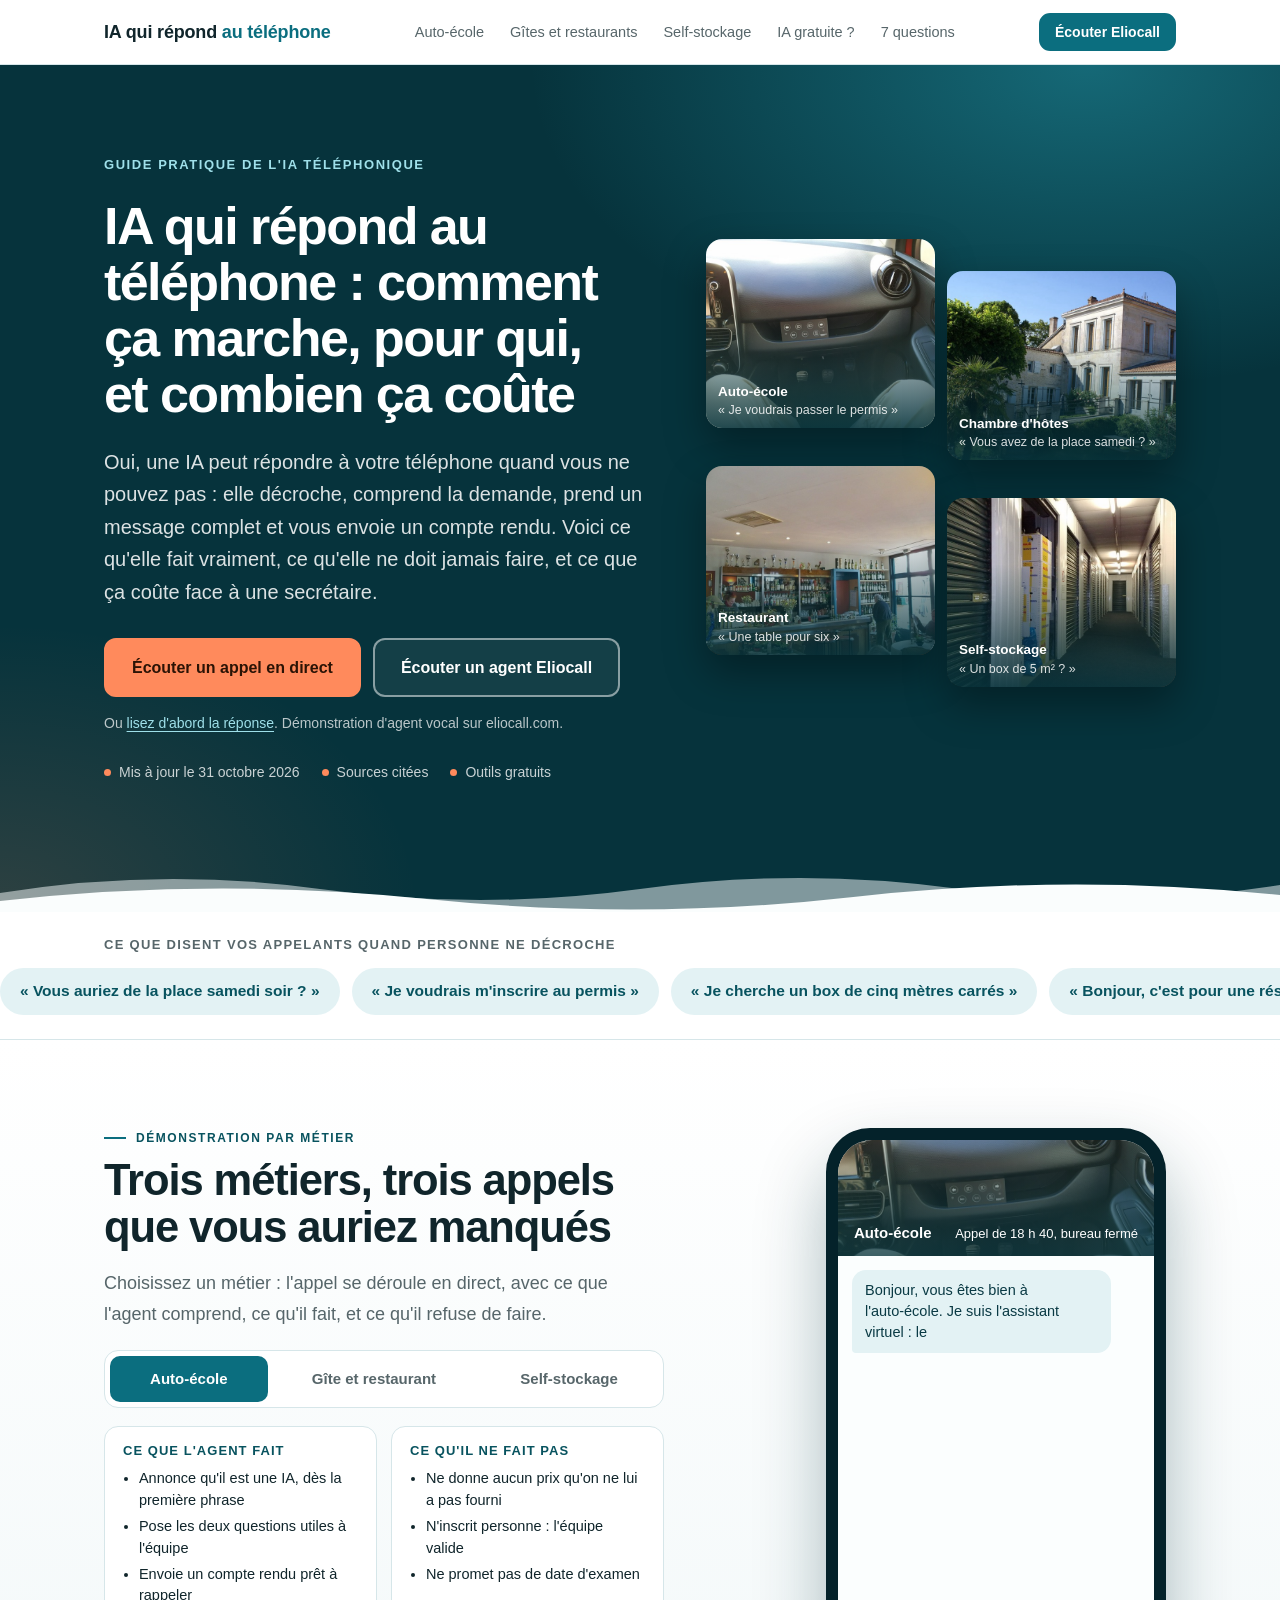
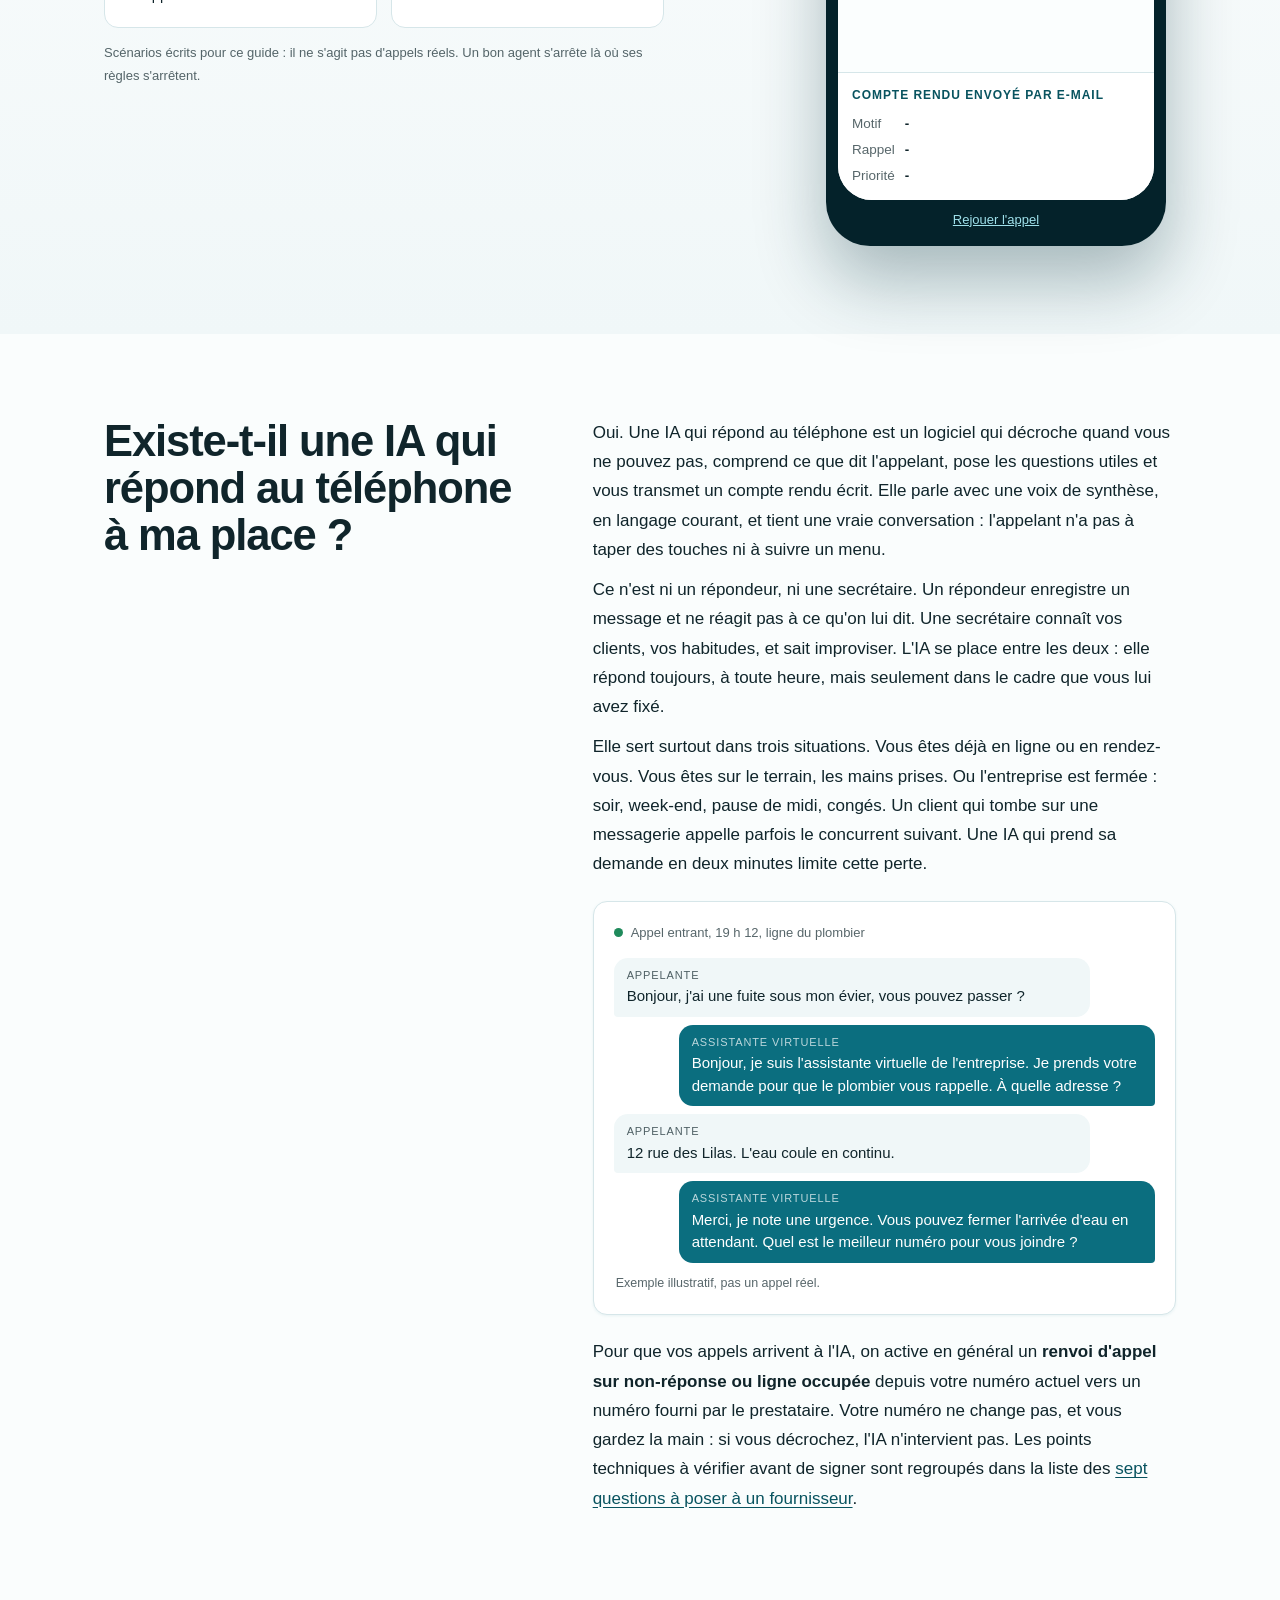
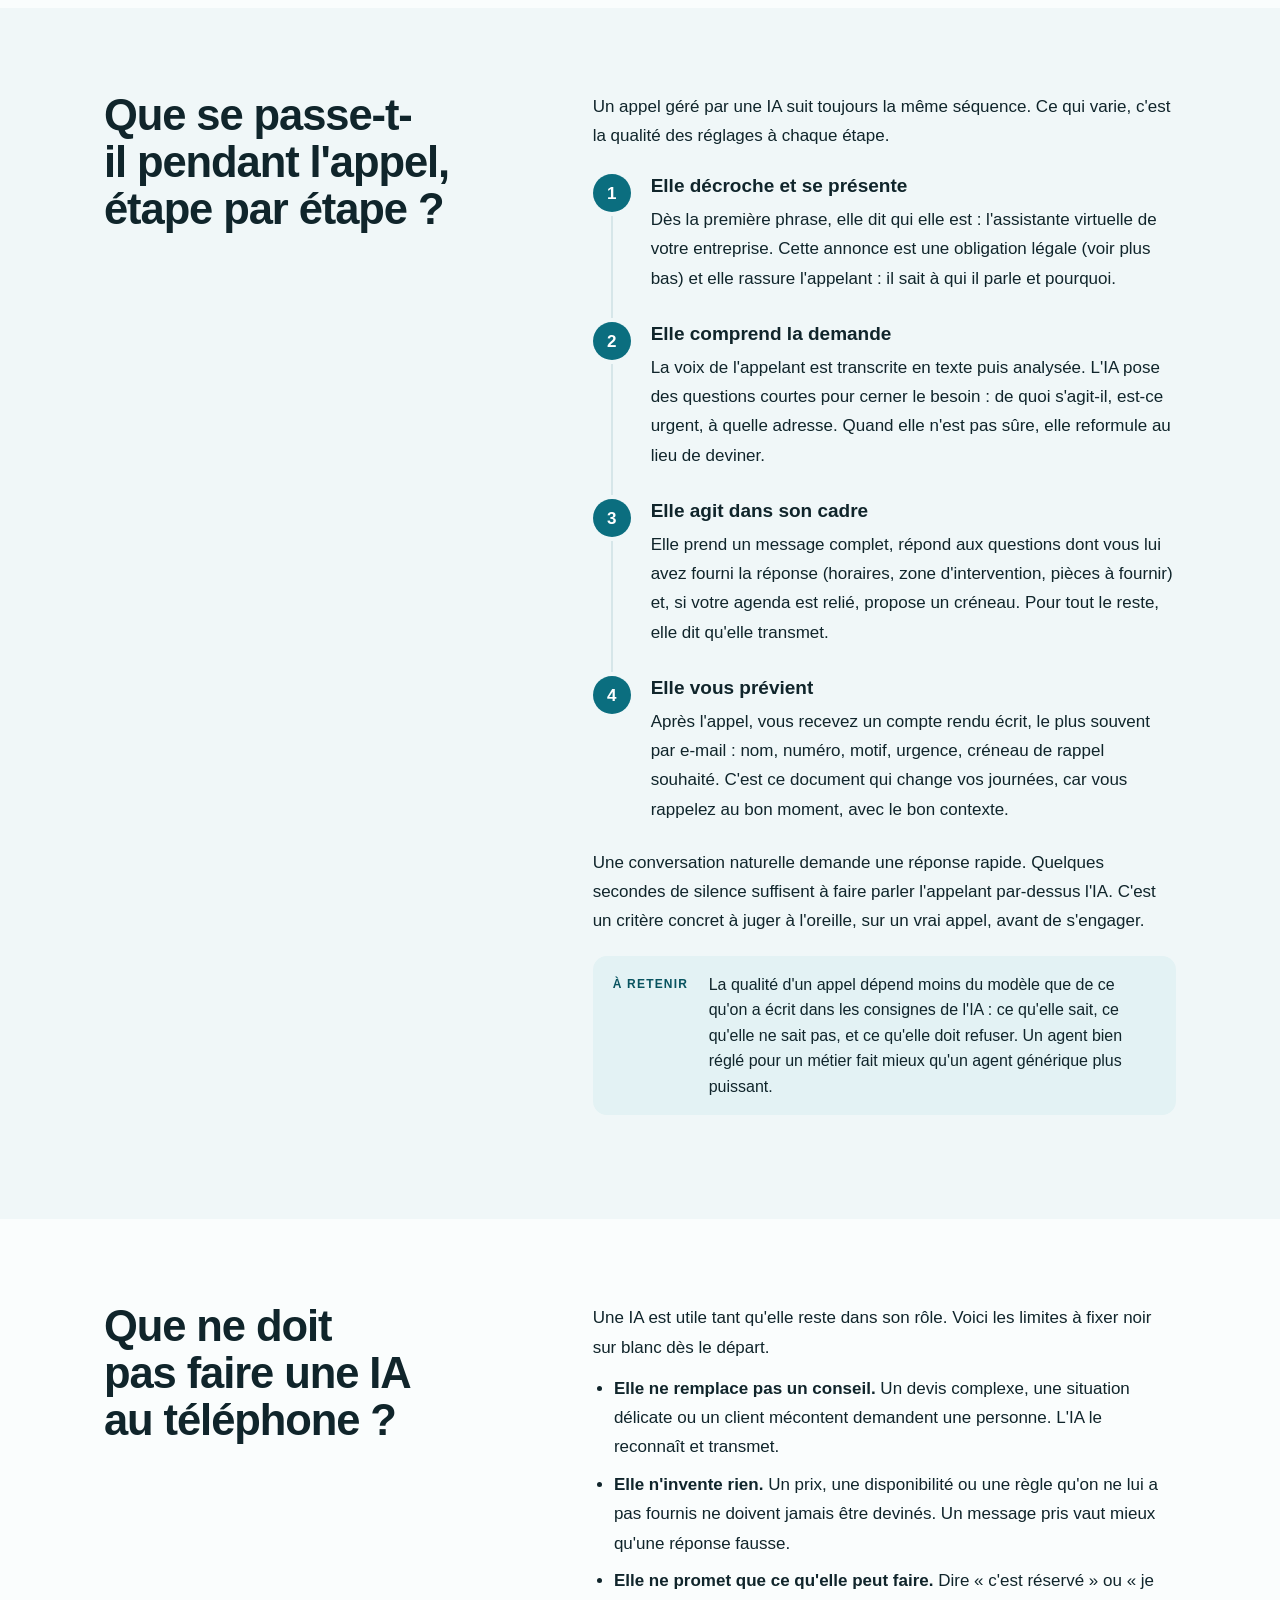
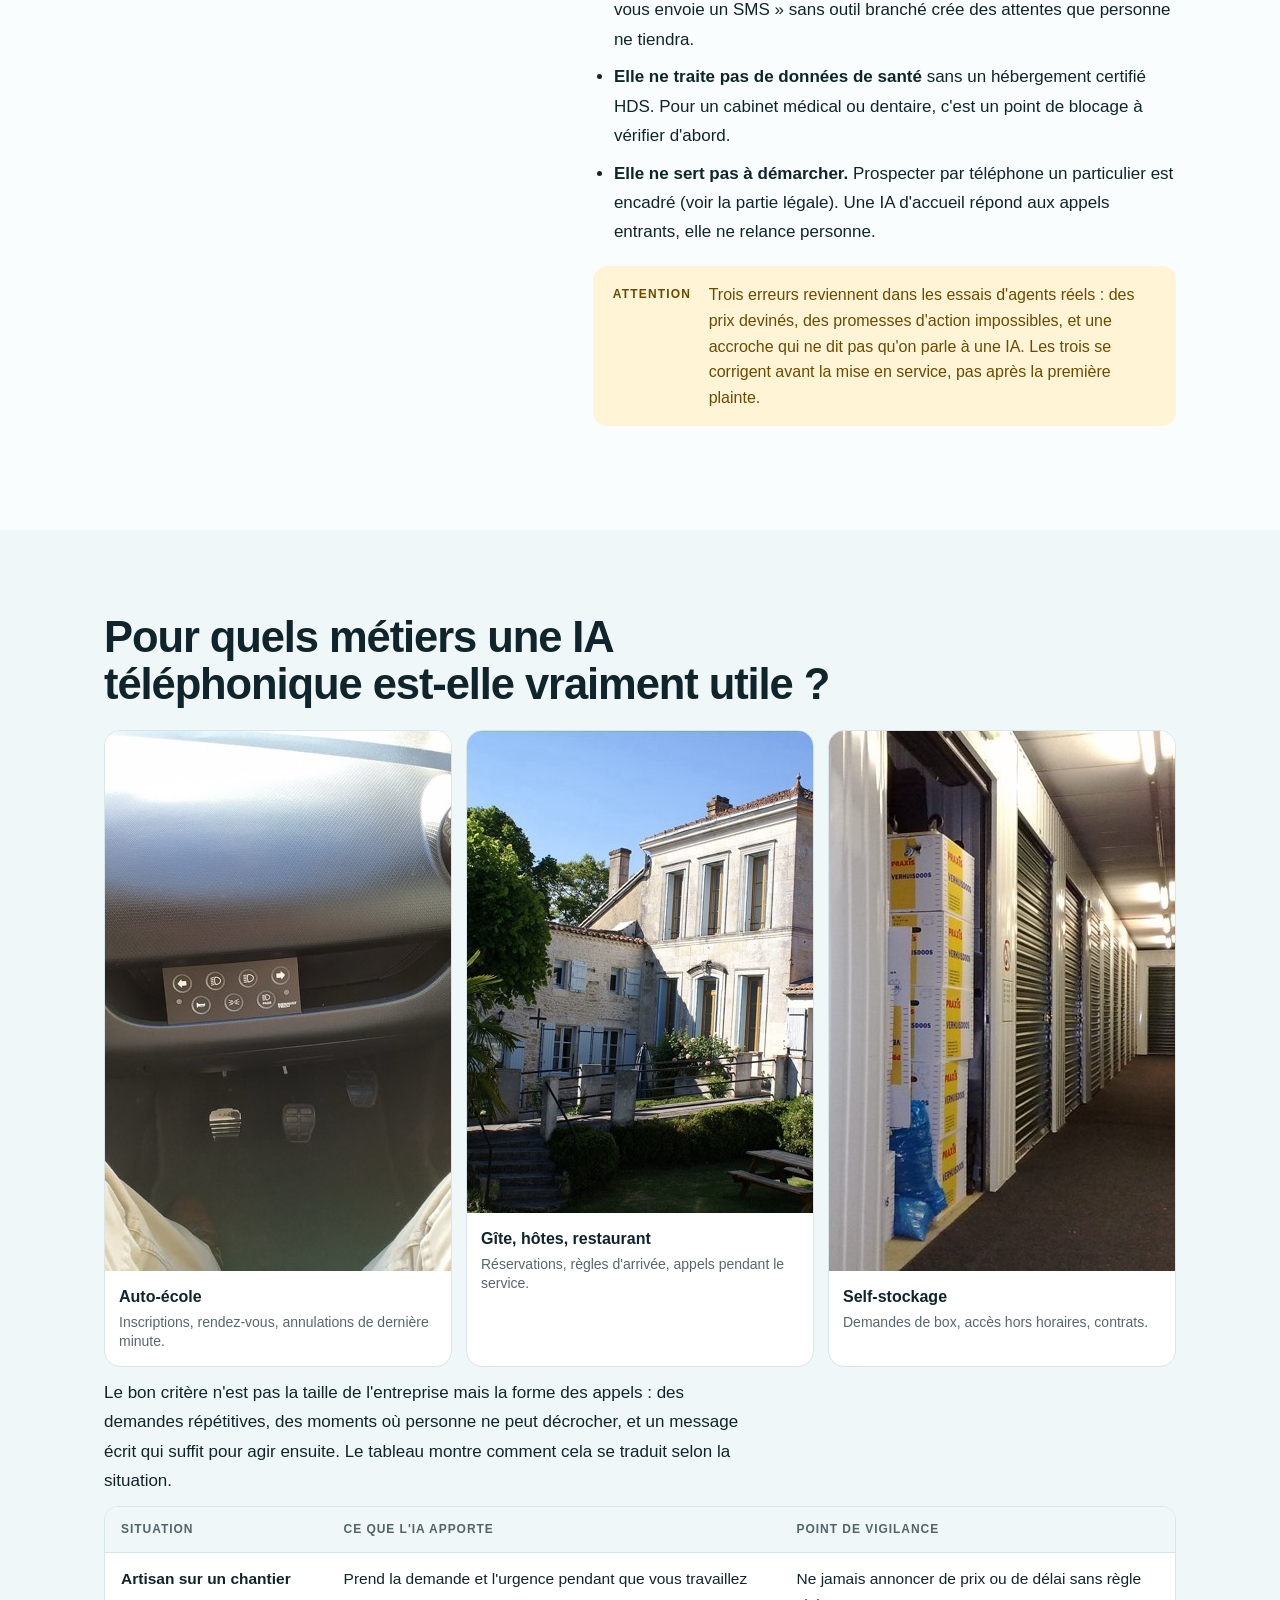
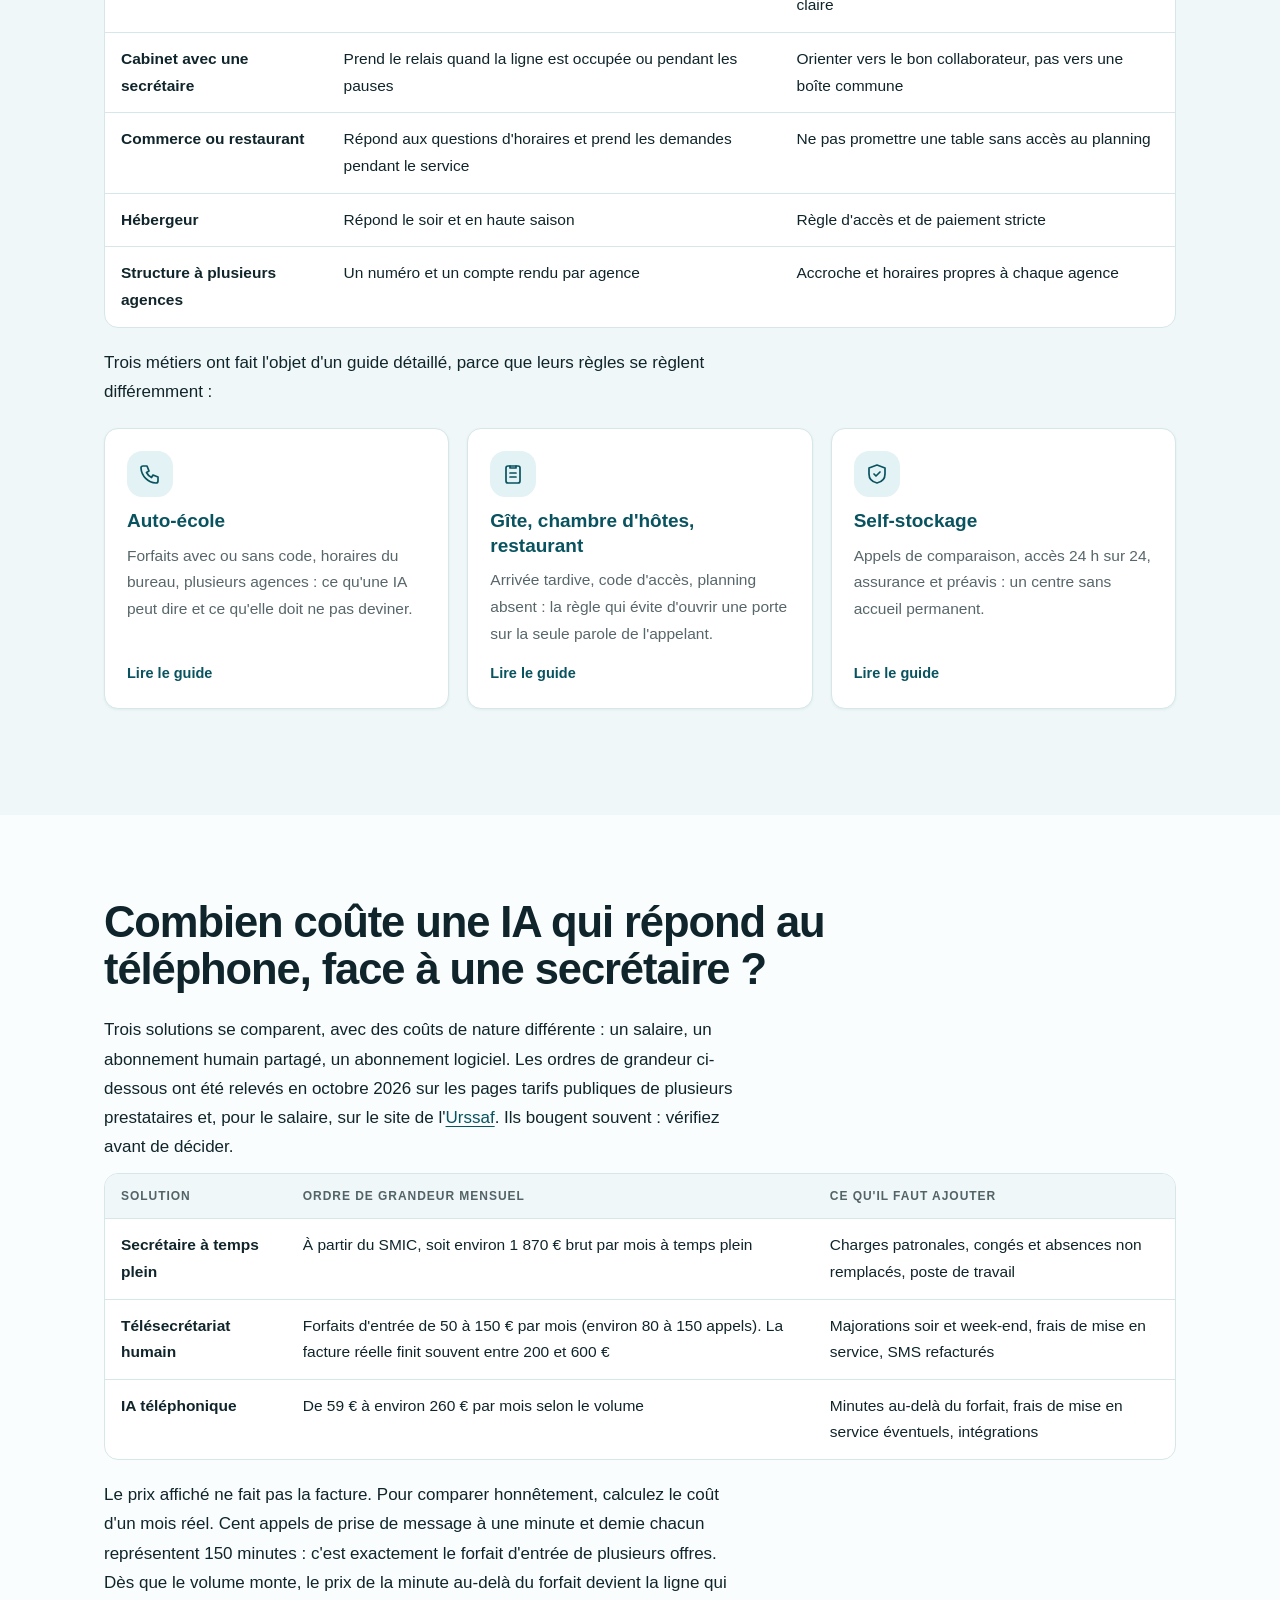
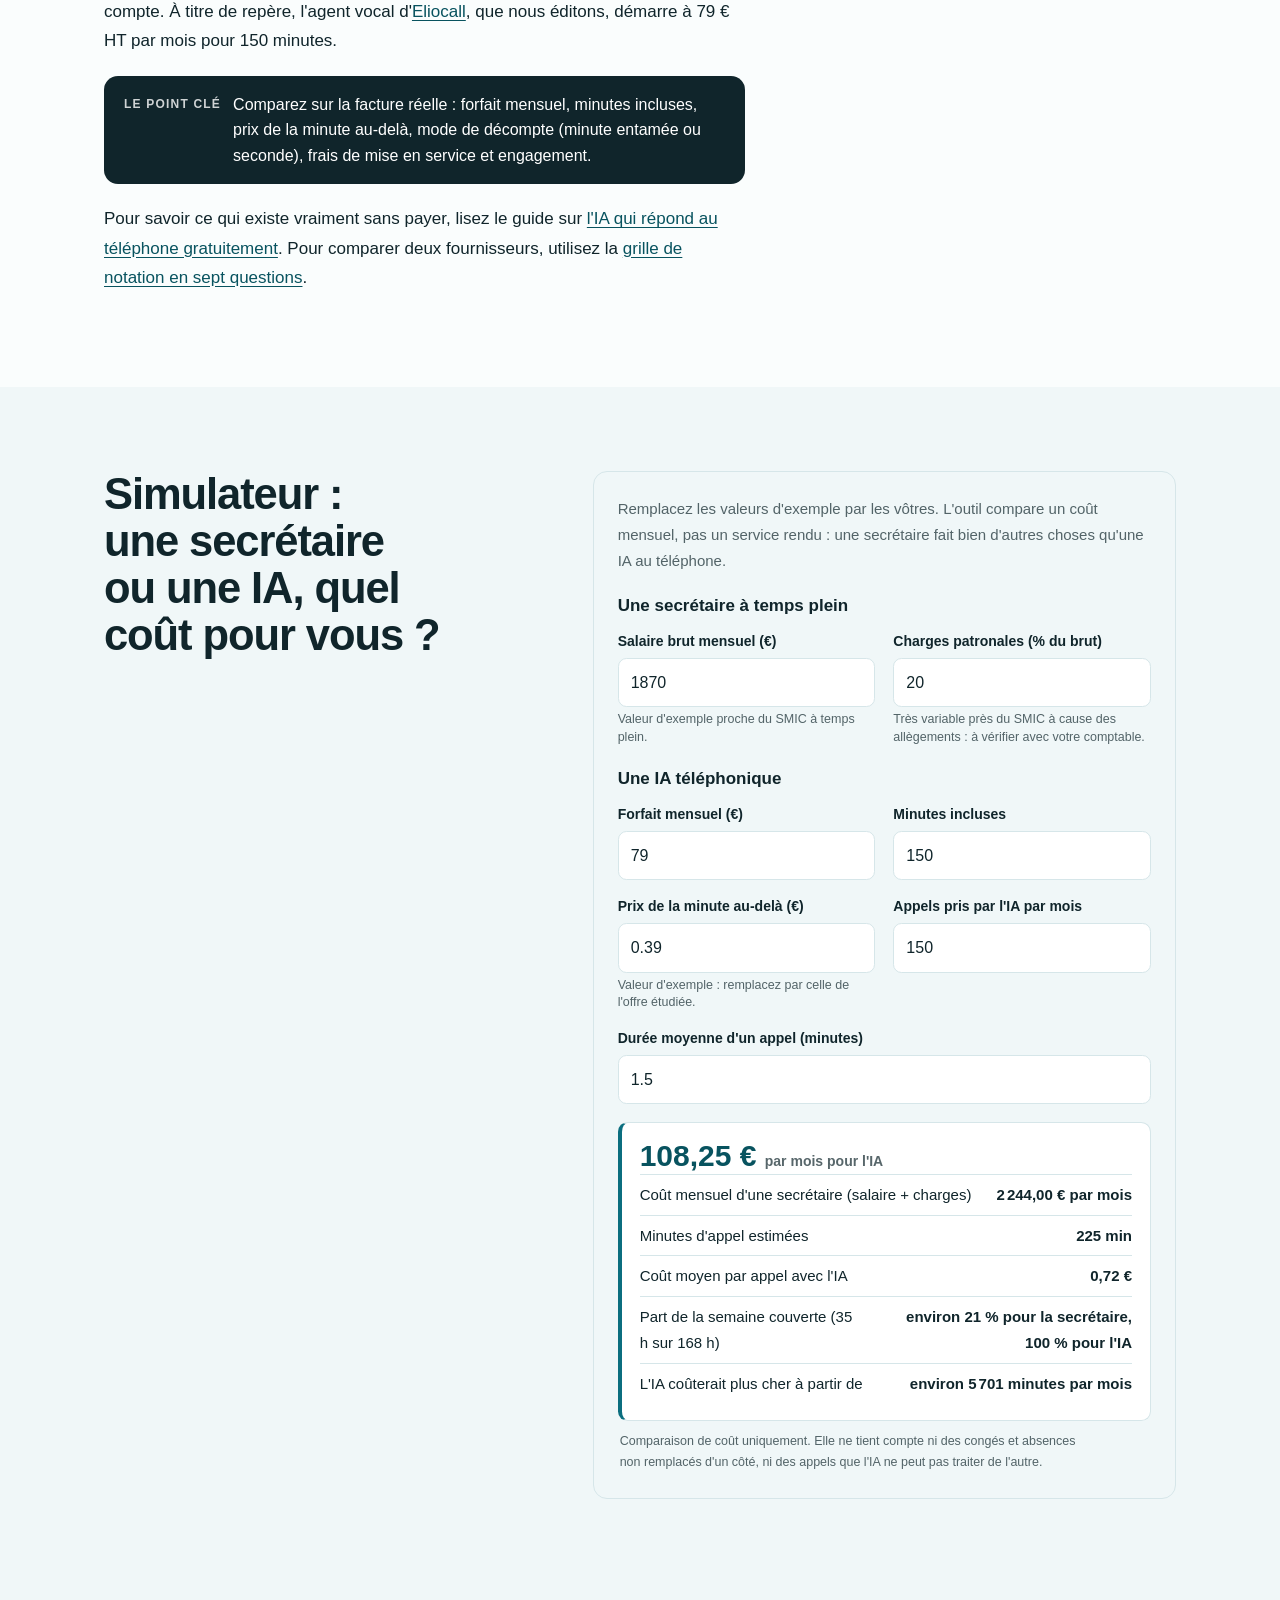
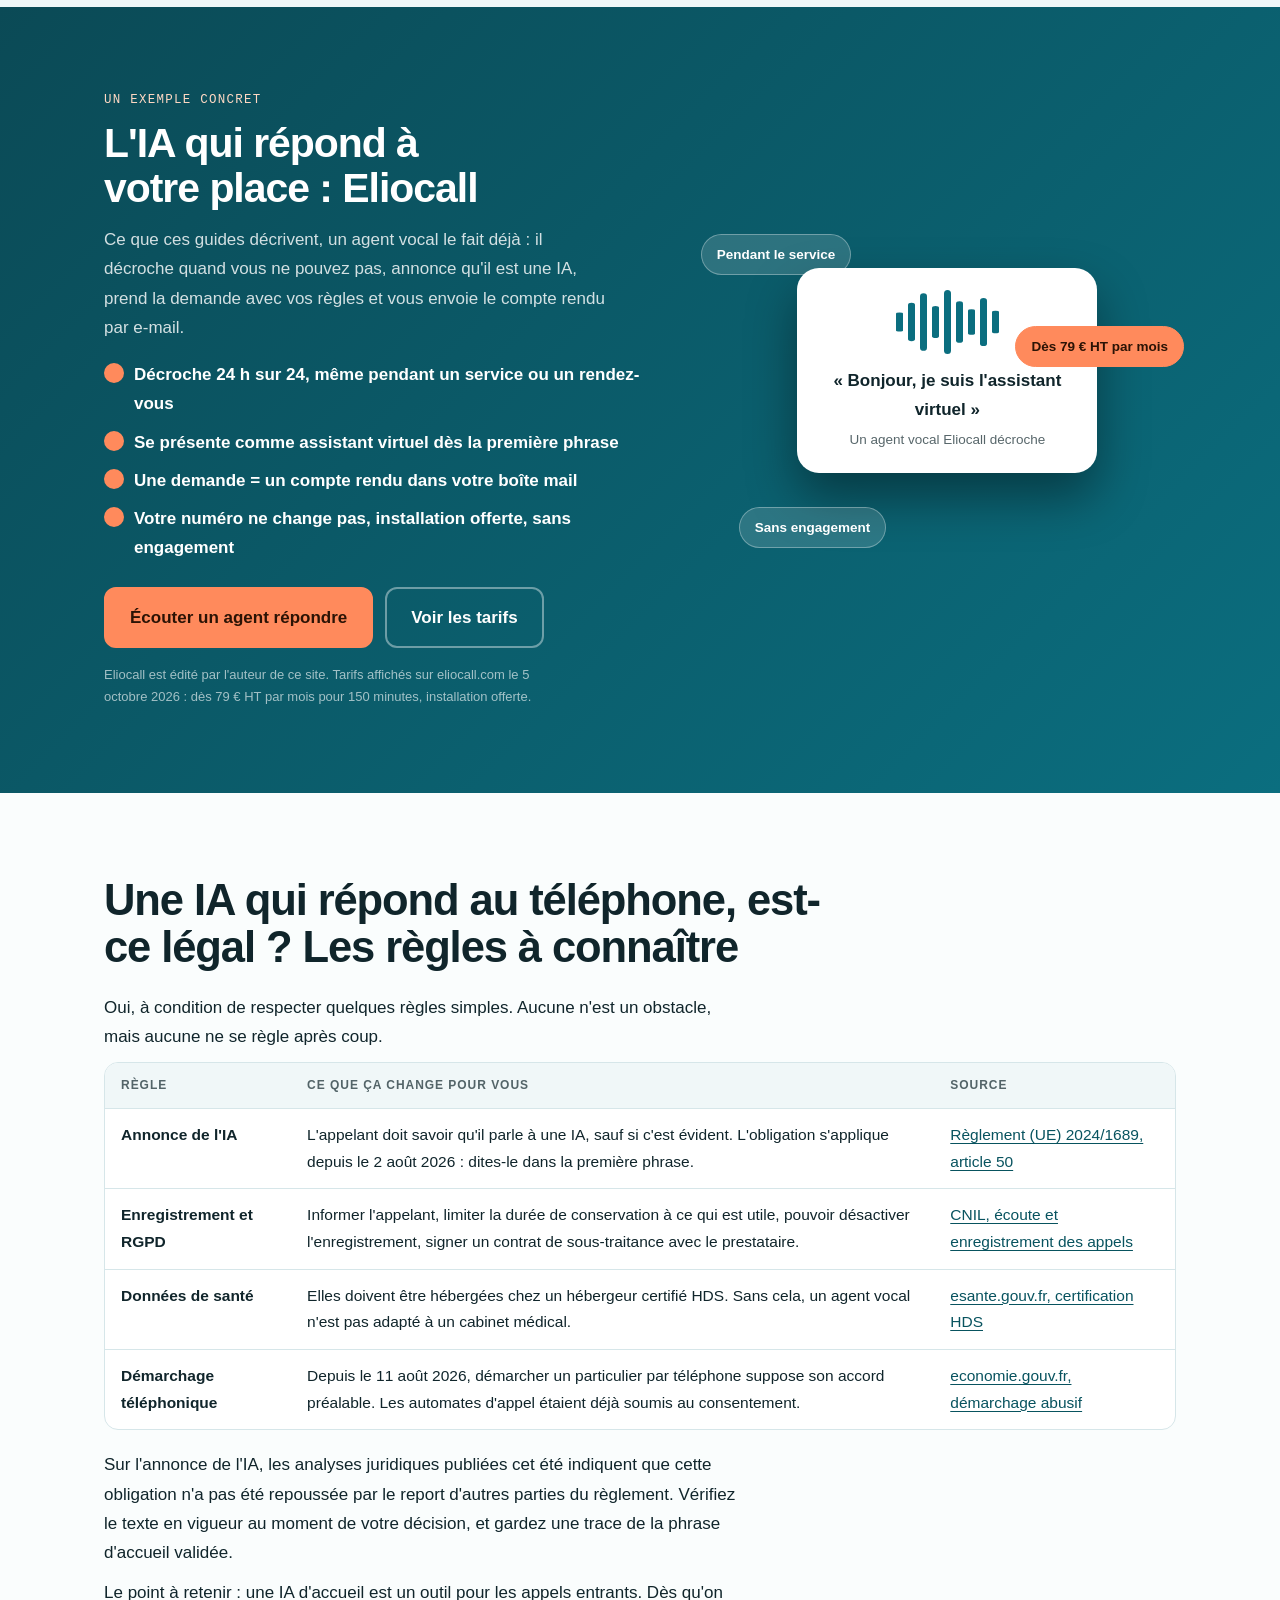
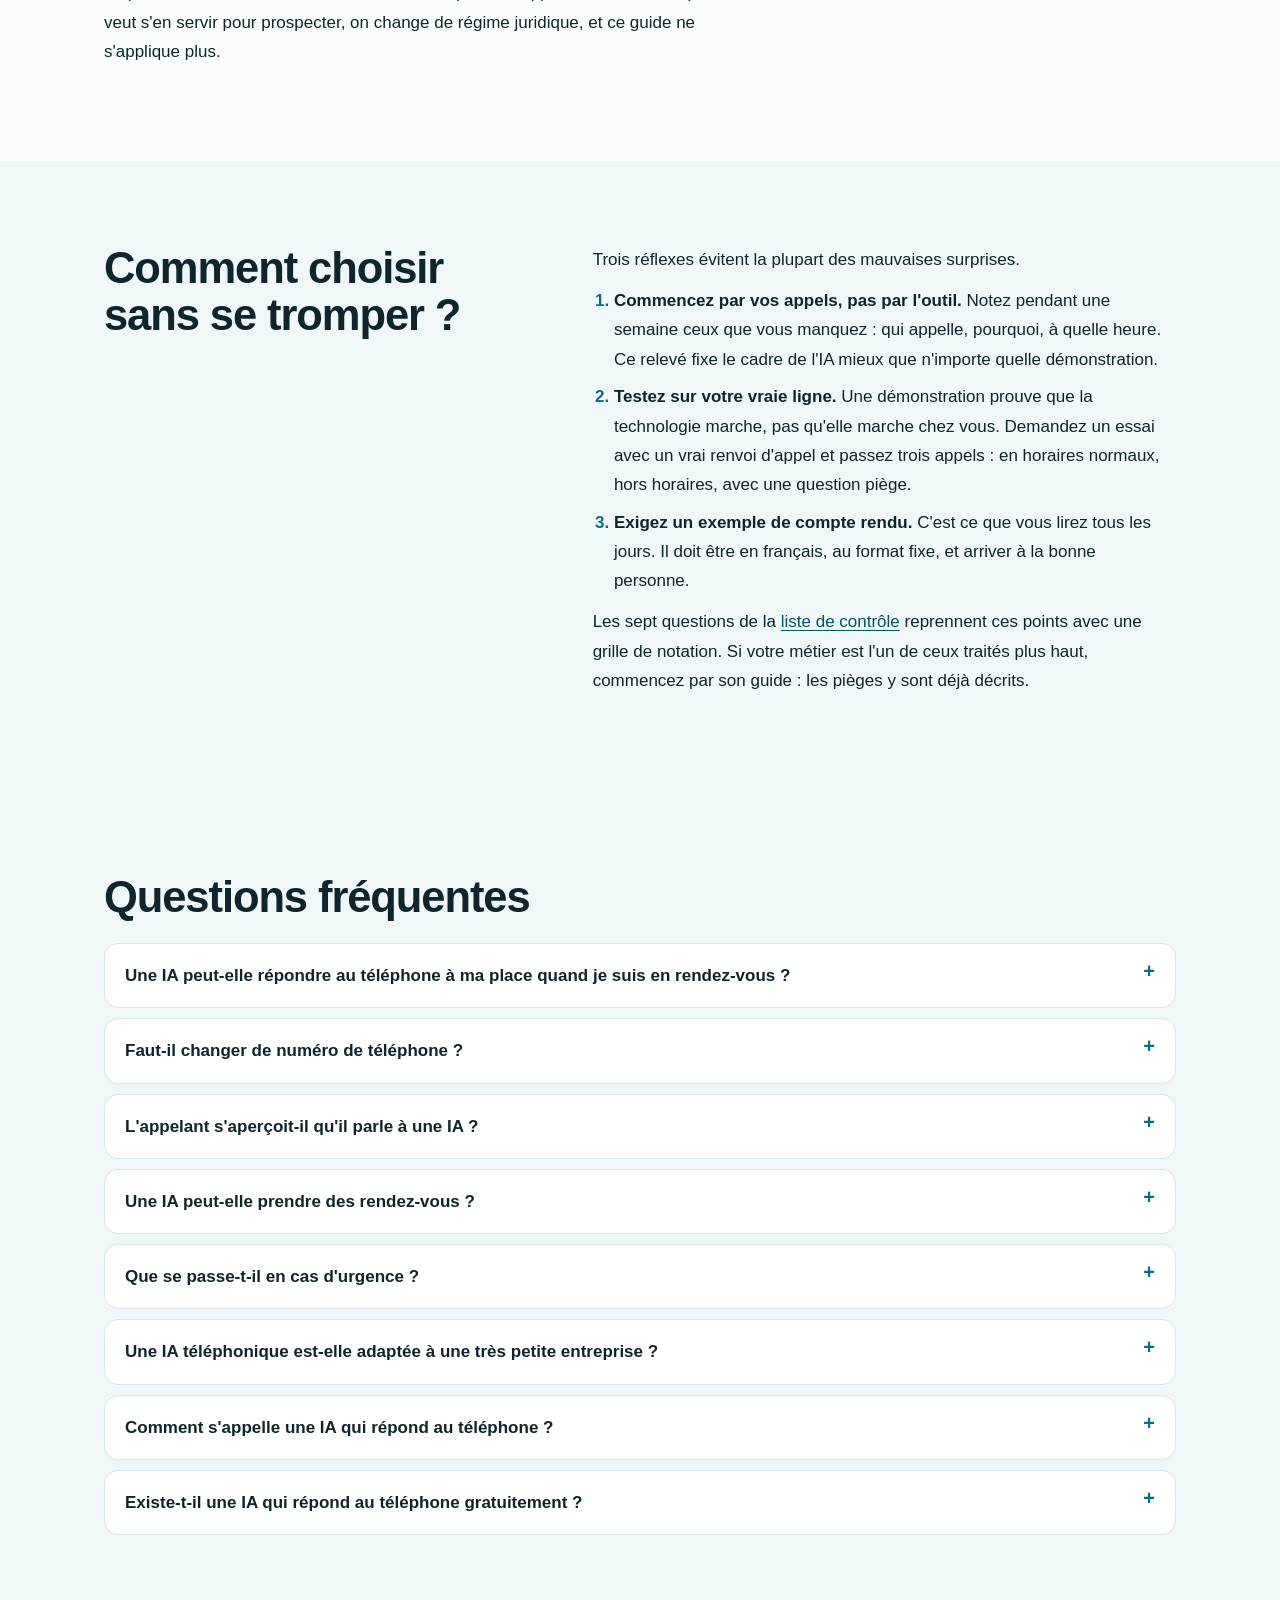
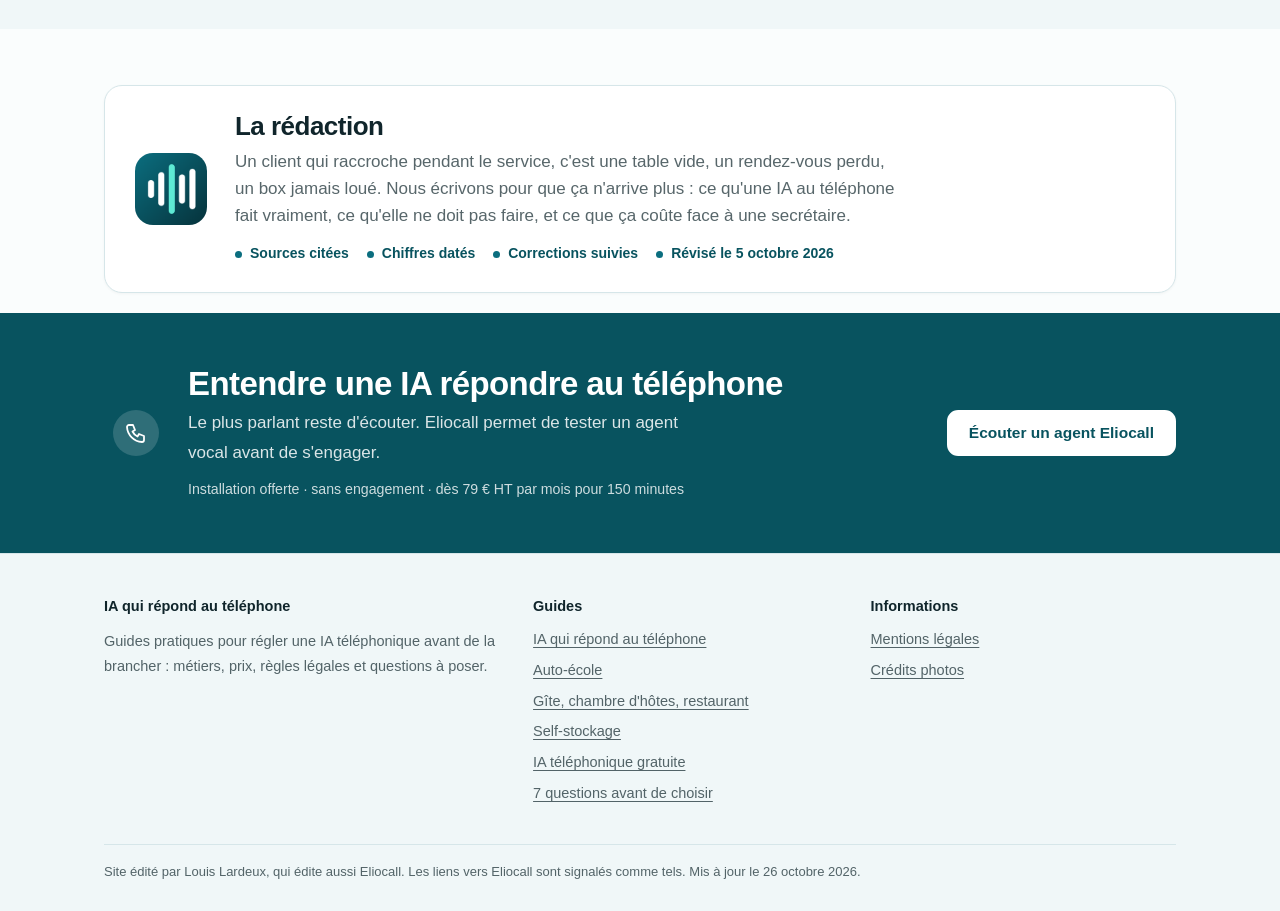
<file: index.html>
<!doctype html>
<html lang="fr">
<head>
<meta charset="utf-8">
<meta name="viewport" content="width=device-width, initial-scale=1">
<title>IA qui répond au téléphone : fonctionnement, métiers, prix</title>
<meta name="description" content="Une IA peut répondre au téléphone à votre place : fonctionnement, métiers concernés, coût face à une secrétaire et règles légales à respecter.">
<link rel="canonical" href="https://ia-qui-repond-au-telephone.eu/">
<meta property="og:type" content="article">
<meta property="og:locale" content="fr_FR">
<meta property="og:site_name" content="IA qui répond au téléphone">
<meta property="og:title" content="IA qui répond au téléphone : fonctionnement, métiers, prix">
<meta property="og:description" content="Une IA peut répondre au téléphone à votre place : fonctionnement, métiers concernés, coût face à une secrétaire et règles légales à respecter.">
<meta property="og:url" content="https://ia-qui-repond-au-telephone.eu/">
<meta property="og:image" content="https://ia-qui-repond-au-telephone.eu/og-image.png">
<meta property="og:image:width" content="1200">
<meta property="og:image:height" content="630">
<meta property="og:image:alt" content="IA qui répond au téléphone">
<meta name="twitter:card" content="summary_large_image">
<meta name="twitter:image" content="https://ia-qui-repond-au-telephone.eu/og-image.png">
<link rel="icon" href="/favicon.ico" sizes="48x48">
<link rel="icon" href="/favicon.svg" type="image/svg+xml">
<link rel="icon" href="/favicon-48.png" type="image/png" sizes="48x48">
<link rel="apple-touch-icon" href="/apple-touch-icon.png">
<meta name="theme-color" content="#0b6e7f">

<meta http-equiv="Content-Security-Policy" content="default-src 'self'; script-src 'self' 'unsafe-inline'; style-src 'self' 'unsafe-inline'; img-src 'self' data:; base-uri 'self'; form-action 'none'">
<meta name="referrer" content="strict-origin-when-cross-origin">
<script type="application/ld+json">{"@context": "https://schema.org", "@graph": [{"@type": "BreadcrumbList", "itemListElement": [{"@type": "ListItem", "position": 1, "name": "Accueil", "item": "https://ia-qui-repond-au-telephone.eu/"}]}, {"@type": "Article", "headline": "IA qui répond au téléphone : comment ça marche, pour qui, et combien ça coûte", "description": "Une IA peut répondre au téléphone à votre place : fonctionnement, métiers concernés, coût face à une secrétaire et règles légales à respecter.", "inLanguage": "fr-FR", "datePublished": "2026-10-05", "dateModified": "2026-10-31", "mainEntityOfPage": "https://ia-qui-repond-au-telephone.eu/", "author": {"@type": "Organization", "name": "IA qui répond au téléphone", "url": "https://ia-qui-repond-au-telephone.eu"}, "publisher": {"@type": "Organization", "name": "IA qui répond au téléphone", "url": "https://ia-qui-repond-au-telephone.eu"}}, {"@type": "FAQPage", "mainEntity": [{"@type": "Question", "name": "Une IA peut-elle répondre au téléphone à ma place quand je suis en rendez-vous ?", "acceptedAnswer": {"@type": "Answer", "text": "Oui, c'est l'un de ses usages les plus courants. Elle décroche quand vous ne le faites pas (ligne occupée, pas de réponse), prend la demande et vous envoie un compte rendu que vous lisez après le rendez-vous. Vous rappelez ensuite avec toutes les informations."}}, {"@type": "Question", "name": "Faut-il changer de numéro de téléphone ?", "acceptedAnswer": {"@type": "Answer", "text": "Non. On met en place un renvoi d'appel sur non-réponse ou occupation depuis votre ligne actuelle vers un numéro fourni par le prestataire. Votre numéro ne change pas. Prévoyez en général un à deux jours pour l'activer, selon l'opérateur."}}, {"@type": "Question", "name": "L'appelant s'aperçoit-il qu'il parle à une IA ?", "acceptedAnswer": {"@type": "Answer", "text": "Il doit en être informé : l'article 50 du règlement européen sur l'IA l'exige, sauf si c'est évident. Une voix de synthèse récente est souvent naturelle, mais la transparence est la règle. Dire clairement « assistante virtuelle » dans la première phrase évite aussi les malentendus."}}, {"@type": "Question", "name": "Une IA peut-elle prendre des rendez-vous ?", "acceptedAnswer": {"@type": "Answer", "text": "Seulement si elle est reliée à votre agenda. Sans cela, elle note le créneau souhaité et vous le confirmez ensuite. Dans tous les cas, elle ne doit jamais dire qu'un rendez-vous est confirmé si elle n'a pas pu l'enregistrer."}}, {"@type": "Question", "name": "Que se passe-t-il en cas d'urgence ?", "acceptedAnswer": {"@type": "Answer", "text": "Cela dépend des consignes. Pour un artisan, elle demande tout de suite si c'est urgent et signale le message en priorité. Pour une urgence vitale, elle ne gère rien : elle invite l'appelant à composer le 15, le 17, le 18 ou le 112."}}, {"@type": "Question", "name": "Une IA téléphonique est-elle adaptée à une très petite entreprise ?", "acceptedAnswer": {"@type": "Answer", "text": "Oui, c'est souvent là qu'elle apporte le plus : quand vous êtes seul, chaque appel manqué est une demande perdue. Des offres d'entrée existent à partir de quelques dizaines d'euros par mois. Le bon test reste financier : comparez le coût mensuel à la valeur des demandes que vous récupérez."}}, {"@type": "Question", "name": "Comment s'appelle une IA qui répond au téléphone ?", "acceptedAnswer": {"@type": "Answer", "text": "Les éditeurs utilisent plusieurs noms pour la même chose : agent vocal IA, standard téléphonique IA, réceptionniste IA, assistant téléphonique ou secrétaire virtuelle. Dans tous les cas, il s'agit d'un programme qui décroche, comprend la demande en langage naturel, répond ou prend un message, puis vous envoie un compte rendu. Le terme à retenir pour comparer les offres est « agent vocal »."}}, {"@type": "Question", "name": "Existe-t-il une IA qui répond au téléphone gratuitement ?", "acceptedAnswer": {"@type": "Answer", "text": "Pas pour un usage professionnel durable. Les essais gratuits de quelques jours ou de quelques minutes existent, et des outils grand public filtrent les appels sur un smartphone, mais une IA qui répond à votre place sur votre ligne, avec un numéro, des minutes et un compte rendu, est un service payant. Le détail de ce qui existe vraiment est dans le guide IA qui répond au téléphone gratuite."}}]}, {"@type": "WebSite", "@id": "https://ia-qui-repond-au-telephone.eu/#site", "name": "IA qui répond au téléphone", "url": "https://ia-qui-repond-au-telephone.eu/", "inLanguage": "fr-FR"}, {"@type": "Organization", "@id": "https://ia-qui-repond-au-telephone.eu/#org", "name": "IA qui répond au téléphone", "url": "https://ia-qui-repond-au-telephone.eu/", "logo": {"@type": "ImageObject", "url": "https://ia-qui-repond-au-telephone.eu/icon-192.png", "width": 192, "height": 192}}]}</script>
<link rel="stylesheet" href="/style.css">
<script>(function(){var d=document.documentElement;if(window.matchMedia&&matchMedia("(prefers-reduced-motion: reduce)").matches)return;d.classList.add("i-js");setTimeout(function(){if(!window.__rvok)d.classList.add("i-show")},3500)})();</script>
</head>
<body>
<a class="i-skip" href="#contenu">Aller au contenu</a>
<div class="i-rdp" id="rdp" aria-hidden="true"><i></i></div>
<header class="i-top"><div class="i-wrap"><a class="i-brand" href="/">IA qui répond <span>au téléphone</span></a><nav class="i-nav" aria-label="Navigation"><a href="/auto-ecole/">Auto-école</a><a href="/hebergement-restaurant/">Gîtes et restaurants</a><a href="/self-stockage/">Self-stockage</a><a href="/ia-telephone-gratuite/">IA gratuite&nbsp;?</a><a href="/questions-avant-de-choisir/">7 questions</a></nav><a class="i-btn i-small" href="https://eliocall.com/?utm_source=ia-qui-repond-au-telephone&amp;utm_medium=guide&amp;utm_campaign=header" rel="nofollow sponsored noopener">Écouter Eliocall</a></div></header>
<main id="contenu">
<section class="i-hp" data-ap><div class="i-wrap"><div><div class="i-hk">Guide pratique de l'IA téléphonique</div><h1>IA qui répond au téléphone&nbsp;: comment ça marche, pour qui, et combien ça coûte</h1><p class="i-hl">Oui, une IA peut répondre à votre téléphone quand vous ne pouvez pas&nbsp;: elle décroche, comprend la demande, prend un message complet et vous envoie un compte rendu. Voici ce qu'elle fait vraiment, ce qu'elle ne doit jamais faire, et ce que ça coûte face à une secrétaire.</p><div class="i-hacts"><a class="i-hb1" href="#demo">Écouter un appel en direct</a><a class="i-hb2" href="https://eliocall.com/?utm_source=ia-qui-repond-au-telephone&amp;utm_medium=guide&amp;utm_campaign=hero-ecouter#hero-form" rel="nofollow sponsored noopener">Écouter un agent Eliocall</a></div><p class="i-hsub">Ou <a href="#existe-t-il-une-ia">lisez d'abord la réponse</a>. Démonstration d'agent vocal sur eliocall.com.</p><div class="i-htr"><span>Mis à jour le 31 octobre 2026</span><span>Sources citées</span><span>Outils gratuits</span></div></div><div class="i-hgrid" aria-label="Métiers couverts"><a href="/auto-ecole/"><img src="/img/autoecole-s.jpg" alt="Voiture d'une auto-école, avec double commande" width="720" height="540" loading="eager" decoding="async"><span>Auto-école<small>«&nbsp;Je voudrais passer le permis&nbsp;»</small></span></a><a href="/hebergement-restaurant/"><img src="/img/gite-s.jpg" alt="Chambre d'hôtes dans un domaine en pierre" width="720" height="482" loading="eager" decoding="async"><span>Chambre d'hôtes<small>«&nbsp;Vous avez de la place samedi&nbsp;?&nbsp;»</small></span></a><a href="/hebergement-restaurant/"><img src="/img/bistrot2-s.jpg" alt="Salle de restaurant avec un bar" width="720" height="540" loading="eager" decoding="async"><span>Restaurant<small>«&nbsp;Une table pour six&nbsp;»</small></span></a><a href="/self-stockage/"><img src="/img/stockage2-s.jpg" alt="Couloir de box dans un centre de self-stockage" width="720" height="540" loading="eager" decoding="async"><span>Self-stockage<small>«&nbsp;Un box de 5 m²&nbsp;?&nbsp;»</small></span></a></div></div><div class="i-hwave" aria-hidden="true"><svg viewBox="0 0 1440 54" preserveAspectRatio="none"><path d="M0 34 Q180 8 360 30 T720 30 T1080 30 T1440 26 V54 H0Z" fill="var(--bg)" opacity=".5"/><path d="M0 42 Q240 18 480 40 T960 38 T1440 36 V54 H0Z" fill="var(--bg)"/></svg></div></section>
<div class="i-lm" data-ap><p>Ce que disent vos appelants quand personne ne décroche</p><div class="i-lmt"><span>«&nbsp;Vous auriez de la place samedi soir&nbsp;?&nbsp;»</span><span>«&nbsp;Je voudrais m'inscrire au permis&nbsp;»</span><span>«&nbsp;Je cherche un box de cinq mètres carrés&nbsp;»</span><span>«&nbsp;Bonjour, c'est pour une réservation&nbsp;»</span><span>«&nbsp;Vous êtes ouverts le dimanche&nbsp;?&nbsp;»</span><span>«&nbsp;Je rappelle, personne ne répondait&nbsp;»</span><span>«&nbsp;Quel est le tarif pour un week-end&nbsp;?&nbsp;»</span><span>«&nbsp;Je voudrais déplacer mon rendez-vous&nbsp;»</span><span aria-hidden="true">«&nbsp;Vous auriez de la place samedi soir&nbsp;?&nbsp;»</span><span aria-hidden="true">«&nbsp;Je voudrais m'inscrire au permis&nbsp;»</span><span aria-hidden="true">«&nbsp;Je cherche un box de cinq mètres carrés&nbsp;»</span><span aria-hidden="true">«&nbsp;Bonjour, c'est pour une réservation&nbsp;»</span><span aria-hidden="true">«&nbsp;Vous êtes ouverts le dimanche&nbsp;?&nbsp;»</span><span aria-hidden="true">«&nbsp;Je rappelle, personne ne répondait&nbsp;»</span><span aria-hidden="true">«&nbsp;Quel est le tarif pour un week-end&nbsp;?&nbsp;»</span><span aria-hidden="true">«&nbsp;Je voudrais déplacer mon rendez-vous&nbsp;»</span></div></div>
<section id="demo" class="i-ld i-rv"><div class="i-wrap">
<div>
<div class="i-kicker">Démonstration par métier</div>
<h2>Trois métiers, trois appels que vous auriez manqués</h2>
<p class="i-lead2">Choisissez un métier&nbsp;: l'appel se déroule en direct, avec ce que l'agent comprend, ce qu'il fait, et ce qu'il refuse de faire.</p>
<div class="i-ldt" role="tablist" aria-label="Métier"><button type="button" role="tab" data-k="auto" aria-selected="true">Auto-école</button><button type="button" role="tab" data-k="resto" aria-selected="false">Gîte et restaurant</button><button type="button" role="tab" data-k="stock" aria-selected="false">Self-stockage</button></div>
<div class="i-ldk"><div><h3>Ce que l'agent fait</h3><ul id="iq-did"></ul></div><div><h3>Ce qu'il ne fait pas</h3><ul id="iq-no"></ul></div></div>
<p class="i-nt">Scénarios écrits pour ce guide&nbsp;: il ne s'agit pas d'appels réels. Un bon agent s'arrête là où ses règles s'arrêtent.</p>
<div id="iq-cta" hidden><b>Vous voulez l'entendre sur votre métier&nbsp;?</b><p>Eliocall décroche à toute heure, annonce qu'il est une IA et vous envoie le compte rendu par e-mail. Installation offerte, sans engagement.</p><a class="i-pr" href="https://eliocall.com/?utm_source=ia-qui-repond-au-telephone&amp;utm_medium=guide&amp;utm_campaign=demo-fin#hero-form" rel="nofollow sponsored noopener">Écouter un agent répondre</a><a class="i-sc" href="/questions-avant-de-choisir/">Les 7 questions avant de choisir</a></div>
</div>
<div class="i-ldv"><div class="i-ldv-s">
<div class="i-ldv-p"><img id="iq-img" src="/img/autoecole-s.jpg" alt="Voiture d'auto-école à double commande" width="720" height="540" loading="lazy" decoding="async"><div><b id="iq-name">Auto-école</b><span id="iq-sub">Appel de 18 h 40, bureau fermé</span></div></div>
<div id="iq-log" aria-live="off"></div>
<div id="iq-cr"><strong>Compte rendu envoyé par e-mail</strong><dl id="iq-dl"></dl></div>
</div><p class="i-ldr"><button type="button" id="iq-again">Rejouer l'appel</button></p></div>
<p id="iq-live" style="position:absolute;left:-9999px" aria-live="polite"></p></div></section>
<script>(function(){
var $=function(i){return document.getElementById(i)},rm=window.matchMedia&&matchMedia("(prefers-reduced-motion: reduce)").matches;
var SC={"auto": {"img": "autoecole", "name": "Auto-école", "sub": "Appel de 18 h 40, bureau fermé", "goal": "une inscription", "lines": [["ia", "Bonjour, vous êtes bien à l'auto-école. Je suis l'assistant virtuel : le bureau est fermé pour ce soir. Dites-moi ce dont vous avez besoin, je transmets."], ["me", "Bonjour, je voudrais passer le permis, comment on s'inscrit ?"], ["tag", "Motif : inscription au permis B"], ["tag", "Information à compléter : âge, disponibilités"], ["ia", "Je note votre demande d'inscription. Quel âge avez-vous, et préférez-vous être rappelé le matin ou l'après-midi ?"]], "cr": [["Motif", "Inscription permis B"], ["Rappel", "Demain, après-midi"], ["Priorité", "Normale"]], "did": ["Annonce qu'il est une IA, dès la première phrase", "Pose les deux questions utiles à l'équipe", "Envoie un compte rendu prêt à rappeler"], "no": ["Ne donne aucun prix qu'on ne lui a pas fourni", "N'inscrit personne : l'équipe valide", "Ne promet pas de date d'examen"]}, "resto": {"img": "gite", "name": "Gîte et restaurant", "sub": "Appel de 21 h, en plein service", "goal": "une réservation", "lines": [["ia", "Bonjour, vous êtes bien au domaine. Je suis l'assistant virtuel : l'équipe est en service. Dites-moi ce dont vous avez besoin, on vous rappelle."], ["me", "Vous auriez de la place pour six personnes samedi soir ?"], ["tag", "Motif : demande de réservation"], ["tag", "6 personnes, samedi soir"], ["ia", "Je note une demande pour six personnes samedi soir. Je ne peux pas confirmer la disponibilité : l'équipe vous rappelle pour valider. À quel nom, et sur quel numéro ?"]], "cr": [["Motif", "Réservation, 6 personnes"], ["Quand", "Samedi soir"], ["Rappel", "Demain en fin de matinée"]], "did": ["Prend la demande sans interrompre le service", "Récupère nom, numéro et créneau", "Prévient l'équipe par e-mail"], "no": ["Ne confirme pas une table qu'il ne voit pas", "Ne promet pas de menu ni de tarif", "Ne prend pas de paiement"]}, "stock": {"img": "stockage2", "name": "Self-stockage", "sub": "Appel de 19 h 10, accueil fermé", "goal": "un box disponible", "lines": [["ia", "Bonjour, vous êtes bien au centre de stockage. Je suis l'assistant virtuel : l'accueil est fermé. Dites-moi votre besoin, je transmets à l'équipe."], ["me", "Je cherche un box d'environ cinq mètres carrés, c'est possible ?"], ["tag", "Motif : demande de box"], ["tag", "Surface : environ 5 m²"], ["ia", "Je note : box d'environ cinq mètres carrés. Je ne connais pas les disponibilités en temps réel, l'équipe vous rappelle pour confirmer. Pour quelle date en avez-vous besoin ?"]], "cr": [["Motif", "Box d'environ 5 m²"], ["Date voulue", "À préciser au rappel"], ["Priorité", "Normale"]], "did": ["Qualifie le besoin : surface, date", "Évite un appel perdu hors horaires", "Résume tout dans un e-mail"], "no": ["N'affirme pas qu'un box est libre", "Ne donne pas de prix non fourni", "Ne signe aucun contrat"]}},log=$("iq-log"),tm=null,seq=0,cur="auto",shown=false;
var tabs=[].slice.call(document.querySelectorAll("#demo [role=tab]"));
function bub(w,t){var b=document.createElement("div");b.setAttribute("data-b",w);b.textContent=t||"";log.appendChild(b);log.scrollTop=log.scrollHeight;return b}
function type(el,text,wps,done,id){clearTimeout(tm);if(rm){el.textContent=text;if(done)done();return}var w=text.split(" "),i=0,gap=1000/wps;
(function s(){if(id!==seq)return;el.textContent=w.slice(0,++i).join(" ");log.scrollTop=log.scrollHeight;if(i<w.length)tm=setTimeout(s,gap);else if(done)done()})()}
function fill(ul,arr){ul.innerHTML="";arr.forEach(function(t){var li=document.createElement("li");li.textContent=t;ul.appendChild(li)})}
function setCR(rows){var dl=$("iq-dl");dl.innerHTML="";rows.forEach(function(r){var a=document.createElement("dt"),b=document.createElement("dd");a.textContent=r[0];b.textContent=r[1];dl.appendChild(a);dl.appendChild(b)})}
function play(){var id=++seq;clearTimeout(tm);log.innerHTML="";var s=SC[cur];$("iq-img").src="/img/"+s.img+"-s.jpg";$("iq-img").alt=s.name;$("iq-name").textContent=s.name;$("iq-sub").textContent=s.sub;
fill($("iq-did"),s.did);fill($("iq-no"),s.no);setCR(s.cr.map(function(r){return[r[0],"-"]}));
var i=0;(function nx(){if(id!==seq)return;if(i>=s.lines.length){setCR(s.cr);bub("sys","Compte rendu envoyé à l'équipe par e-mail.");$("iq-live").textContent="Appel traité : "+s.cr[0][1];if(!shown){shown=true;var c=$("iq-cta");c.hidden=false;c.setAttribute("data-in","")}return}
var l=s.lines[i++];if(l[0]==="tag"){bub("tag",l[1]);tm=setTimeout(nx,rm?0:380)}else{var b=bub(l[0],"");type(b,l[1],l[0]==="me"?4:4.4,function(){tm=setTimeout(nx,rm?0:260)},id)}})()}
tabs.forEach(function(b){b.addEventListener("click",function(){cur=b.getAttribute("data-k");tabs.forEach(function(x){x.setAttribute("aria-selected",x===b)});play()})});
$("iq-again").addEventListener("click",play);
if("IntersectionObserver" in window){var io=new IntersectionObserver(function(es){es.forEach(function(e){if(e.isIntersecting){play();io.disconnect()}})},{threshold:.3});io.observe($("demo"))}else{play()}
})();</script>
<section id="existe-t-il-une-ia" class="i-ls i-rv"><div class="i-wrap i-lsw"><h2>Existe-t-il une IA qui répond au téléphone à ma place&nbsp;?</h2><div class="i-lsb">
<p>Oui. Une IA qui répond au téléphone est un logiciel qui décroche quand vous ne pouvez pas, comprend ce que dit l'appelant, pose les questions utiles et vous transmet un compte rendu écrit. Elle parle avec une voix de synthèse, en langage courant, et tient une vraie conversation&nbsp;: l'appelant n'a pas à taper des touches ni à suivre un menu.</p>
<p>Ce n'est ni un répondeur, ni une secrétaire. Un répondeur enregistre un message et ne réagit pas à ce qu'on lui dit. Une secrétaire connaît vos clients, vos habitudes, et sait improviser. L'IA se place entre les deux&nbsp;: elle répond toujours, à toute heure, mais seulement dans le cadre que vous lui avez fixé.</p>
<p>Elle sert surtout dans trois situations. Vous êtes déjà en ligne ou en rendez-vous. Vous êtes sur le terrain, les mains prises. Ou l'entreprise est fermée&nbsp;: soir, week-end, pause de midi, congés. Un client qui tombe sur une messagerie appelle parfois le concurrent suivant. Une IA qui prend sa demande en deux minutes limite cette perte.</p>
<div class="i-callbox" role="img" aria-label="Appel entrant, 19 h 12, ligne du plombier"><div class="i-bar"><span class="i-dot"></span> Appel entrant, 19 h 12, ligne du plombier</div><div class="i-msg i-in"><small>Appelante</small>Bonjour, j'ai une fuite sous mon évier, vous pouvez passer&nbsp;?</div><div class="i-msg i-ai"><small>Assistante virtuelle</small>Bonjour, je suis l'assistante virtuelle de l'entreprise. Je prends votre demande pour que le plombier vous rappelle. À quelle adresse&nbsp;?</div><div class="i-msg i-in"><small>Appelante</small>12 rue des Lilas. L'eau coule en continu.</div><div class="i-msg i-ai"><small>Assistante virtuelle</small>Merci, je note une urgence. Vous pouvez fermer l'arrivée d'eau en attendant. Quel est le meilleur numéro pour vous joindre&nbsp;?</div><p class="i-note">Exemple illustratif, pas un appel réel.</p></div>
<p>Pour que vos appels arrivent à l'IA, on active en général un <strong>renvoi d'appel sur non-réponse ou ligne occupée</strong> depuis votre numéro actuel vers un numéro fourni par le prestataire. Votre numéro ne change pas, et vous gardez la main&nbsp;: si vous décrochez, l'IA n'intervient pas. Les points techniques à vérifier avant de signer sont regroupés dans la liste des <a href="/questions-avant-de-choisir/">sept questions à poser à un fournisseur</a>.</p>
</div></div></section><section id="pendant-l-appel" class="i-ls i-rv i-lsalt"><div class="i-wrap i-lsw"><h2>Que se passe-t-il pendant l'appel, étape par étape&nbsp;?</h2><div class="i-lsb">
<p>Un appel géré par une IA suit toujours la même séquence. Ce qui varie, c'est la qualité des réglages à chaque étape.</p>
<ol class="i-steps"><li><h3>Elle décroche et se présente</h3><p>Dès la première phrase, elle dit qui elle est&nbsp;: l'assistante virtuelle de votre entreprise. Cette annonce est une obligation légale (voir plus bas) et elle rassure l'appelant&nbsp;: il sait à qui il parle et pourquoi.</p></li><li><h3>Elle comprend la demande</h3><p>La voix de l'appelant est transcrite en texte puis analysée. L'IA pose des questions courtes pour cerner le besoin&nbsp;: de quoi s'agit-il, est-ce urgent, à quelle adresse. Quand elle n'est pas sûre, elle reformule au lieu de deviner.</p></li><li><h3>Elle agit dans son cadre</h3><p>Elle prend un message complet, répond aux questions dont vous lui avez fourni la réponse (horaires, zone d'intervention, pièces à fournir) et, si votre agenda est relié, propose un créneau. Pour tout le reste, elle dit qu'elle transmet.</p></li><li><h3>Elle vous prévient</h3><p>Après l'appel, vous recevez un compte rendu écrit, le plus souvent par e-mail&nbsp;: nom, numéro, motif, urgence, créneau de rappel souhaité. C'est ce document qui change vos journées, car vous rappelez au bon moment, avec le bon contexte.</p></li></ol>
<p>Une conversation naturelle demande une réponse rapide. Quelques secondes de silence suffisent à faire parler l'appelant par-dessus l'IA. C'est un critère concret à juger à l'oreille, sur un vrai appel, avant de s'engager.</p>
<div class="i-callout i-co-tip"><strong>À retenir</strong><div><p>La qualité d'un appel dépend moins du modèle que de ce qu'on a écrit dans les consignes de l'IA&nbsp;: ce qu'elle sait, ce qu'elle ne sait pas, et ce qu'elle doit refuser. Un agent bien réglé pour un métier fait mieux qu'un agent générique plus puissant.</p></div></div></div></div></section><section id="limites" class="i-ls i-rv"><div class="i-wrap i-lsw"><h2>Que ne doit pas faire une IA au téléphone&nbsp;?</h2><div class="i-lsb">
<p>Une IA est utile tant qu'elle reste dans son rôle. Voici les limites à fixer noir sur blanc dès le départ.</p>
<ul class="i-clean">
<li><strong>Elle ne remplace pas un conseil.</strong> Un devis complexe, une situation délicate ou un client mécontent demandent une personne. L'IA le reconnaît et transmet.</li>
<li><strong>Elle n'invente rien.</strong> Un prix, une disponibilité ou une règle qu'on ne lui a pas fournis ne doivent jamais être devinés. Un message pris vaut mieux qu'une réponse fausse.</li>
<li><strong>Elle ne promet que ce qu'elle peut faire.</strong> Dire «&nbsp;c'est réservé&nbsp;» ou «&nbsp;je vous envoie un SMS&nbsp;» sans outil branché crée des attentes que personne ne tiendra.</li>
<li><strong>Elle ne traite pas de données de santé</strong> sans un hébergement certifié HDS. Pour un cabinet médical ou dentaire, c'est un point de blocage à vérifier d'abord.</li>
<li><strong>Elle ne sert pas à démarcher.</strong> Prospecter par téléphone un particulier est encadré (voir la partie légale). Une IA d'accueil répond aux appels entrants, elle ne relance personne.</li>
</ul>
<div class="i-callout i-co-warn"><strong>Attention</strong><div><p>Trois erreurs reviennent dans les essais d'agents réels&nbsp;: des prix devinés, des promesses d'action impossibles, et une accroche qui ne dit pas qu'on parle à une IA. Les trois se corrigent avant la mise en service, pas après la première plainte.</p></div></div></div></div></section><section id="metiers" class="i-ls i-rv i-lsalt i-lsfull"><div class="i-wrap i-lsw"><h2>Pour quels métiers une IA téléphonique est-elle vraiment utile&nbsp;?</h2><div class="i-lsb"><div class="i-pcards i-c3"><a href="/auto-ecole/"><img src="/img/autoecole-s.jpg" alt="Voiture d'auto-école" width="720" height="540" loading="lazy" decoding="async"><b>Auto-école</b><span>Inscriptions, rendez-vous, annulations de dernière minute.</span></a><a href="/hebergement-restaurant/"><img src="/img/gite-s.jpg" alt="Gîte et chambres d'hôtes" width="720" height="482" loading="lazy" decoding="async"><b>Gîte, hôtes, restaurant</b><span>Réservations, règles d'arrivée, appels pendant le service.</span></a><a href="/self-stockage/"><img src="/img/stockage2-s.jpg" alt="Couloir de box de stockage" width="720" height="540" loading="lazy" decoding="async"><b>Self-stockage</b><span>Demandes de box, accès hors horaires, contrats.</span></a></div>
<p>Le bon critère n'est pas la taille de l'entreprise mais la forme des appels&nbsp;: des demandes répétitives, des moments où personne ne peut décrocher, et un message écrit qui suffit pour agir ensuite. Le tableau montre comment cela se traduit selon la situation.</p>
<div class="i-tablewrap"><table><tr><th>Situation</th><th>Ce que l'IA apporte</th><th>Point de vigilance</th></tr><tr><td>Artisan sur un chantier</td><td>Prend la demande et l'urgence pendant que vous travaillez</td><td>Ne jamais annoncer de prix ou de délai sans règle claire</td></tr><tr><td>Cabinet avec une secrétaire</td><td>Prend le relais quand la ligne est occupée ou pendant les pauses</td><td>Orienter vers le bon collaborateur, pas vers une boîte commune</td></tr><tr><td>Commerce ou restaurant</td><td>Répond aux questions d'horaires et prend les demandes pendant le service</td><td>Ne pas promettre une table sans accès au planning</td></tr><tr><td>Hébergeur</td><td>Répond le soir et en haute saison</td><td>Règle d'accès et de paiement stricte</td></tr><tr><td>Structure à plusieurs agences</td><td>Un numéro et un compte rendu par agence</td><td>Accroche et horaires propres à chaque agence</td></tr></table></div>
<p>Trois métiers ont fait l'objet d'un guide détaillé, parce que leurs règles se règlent différemment&nbsp;:</p>
<div class="i-cards i-cols3"><a class="i-card" href="/auto-ecole/"><span class="i-ico" aria-hidden="true"><svg viewBox="0 0 24 24" width="24" height="24" fill="none" stroke="currentColor" stroke-width="1.7" stroke-linecap="round" stroke-linejoin="round"><path d="M5 4h4l2 5-2.5 1.5a11 11 0 0 0 5 5L15 13l5 2v4a2 2 0 0 1-2 2A16 16 0 0 1 3 6a2 2 0 0 1 2-2z"/></svg></span><h3>Auto-école</h3><p>Forfaits avec ou sans code, horaires du bureau, plusieurs agences&nbsp;: ce qu'une IA peut dire et ce qu'elle doit ne pas deviner.</p><span class="i-more">Lire le guide</span></a><a class="i-card" href="/hebergement-restaurant/"><span class="i-ico" aria-hidden="true"><svg viewBox="0 0 24 24" width="24" height="24" fill="none" stroke="currentColor" stroke-width="1.7" stroke-linecap="round" stroke-linejoin="round"><rect x="5" y="4" width="14" height="17" rx="2"/><path d="M9 4v2h6V4M9 11h6M9 15h6"/></svg></span><h3>Gîte, chambre d'hôtes, restaurant</h3><p>Arrivée tardive, code d'accès, planning absent&nbsp;: la règle qui évite d'ouvrir une porte sur la seule parole de l'appelant.</p><span class="i-more">Lire le guide</span></a><a class="i-card" href="/self-stockage/"><span class="i-ico" aria-hidden="true"><svg viewBox="0 0 24 24" width="24" height="24" fill="none" stroke="currentColor" stroke-width="1.7" stroke-linecap="round" stroke-linejoin="round"><path d="M12 3l8 3v6c0 5-3.5 8-8 9-4.5-1-8-4-8-9V6z"/><path d="M9 12l2 2 4-4"/></svg></span><h3>Self-stockage</h3><p>Appels de comparaison, accès 24 h sur 24, assurance et préavis&nbsp;: un centre sans accueil permanent.</p><span class="i-more">Lire le guide</span></a></div></div></div></section><section id="cout" class="i-ls i-rv i-lsfull"><div class="i-wrap i-lsw"><h2>Combien coûte une IA qui répond au téléphone, face à une secrétaire&nbsp;?</h2><div class="i-lsb">
<p>Trois solutions se comparent, avec des coûts de nature différente&nbsp;: un salaire, un abonnement humain partagé, un abonnement logiciel. Les ordres de grandeur ci-dessous ont été relevés en octobre 2026 sur les pages tarifs publiques de plusieurs prestataires et, pour le salaire, sur le site de l'<a href="https://www.urssaf.fr/accueil/outils-documentation/taux-baremes/montant-smic.html" rel="noopener">Urssaf</a>. Ils bougent souvent&nbsp;: vérifiez avant de décider.</p>
<div class="i-tablewrap"><table><tr><th>Solution</th><th>Ordre de grandeur mensuel</th><th>Ce qu'il faut ajouter</th></tr><tr><td>Secrétaire à temps plein</td><td>À partir du SMIC, soit environ 1 870 € brut par mois à temps plein</td><td>Charges patronales, congés et absences non remplacés, poste de travail</td></tr><tr><td>Télésecrétariat humain</td><td>Forfaits d'entrée de 50 à 150 € par mois (environ 80 à 150 appels). La facture réelle finit souvent entre 200 et 600 €</td><td>Majorations soir et week-end, frais de mise en service, SMS refacturés</td></tr><tr><td>IA téléphonique</td><td>De 59 € à environ 260 € par mois selon le volume</td><td>Minutes au-delà du forfait, frais de mise en service éventuels, intégrations</td></tr></table></div>
<p>Le prix affiché ne fait pas la facture. Pour comparer honnêtement, calculez le coût d'un mois réel. Cent appels de prise de message à une minute et demie chacun représentent 150 minutes&nbsp;: c'est exactement le forfait d'entrée de plusieurs offres. Dès que le volume monte, le prix de la minute au-delà du forfait devient la ligne qui compte. À titre de repère, l'agent vocal d'<a href="https://eliocall.com/?utm_source=ia-qui-repond-au-telephone&amp;utm_medium=guide&amp;utm_campaign=accueil-cout" rel="nofollow sponsored noopener">Eliocall</a>, que nous éditons, démarre à 79 € HT par mois pour 150 minutes.</p>
<div class="i-callout i-co-key"><strong>Le point clé</strong><div><p>Comparez sur la facture réelle&nbsp;: forfait mensuel, minutes incluses, prix de la minute au-delà, mode de décompte (minute entamée ou seconde), frais de mise en service et engagement.</p></div></div>
<p>Pour savoir ce qui existe vraiment sans payer, lisez le guide sur <a href="/ia-telephone-gratuite/">l'IA qui répond au téléphone gratuitement</a>. Pour comparer deux fournisseurs, utilisez la <a href="/questions-avant-de-choisir/">grille de notation en sept questions</a>.</p>
</div></div></section><section id="simulateur-secretaire-ia" class="i-ls i-rv i-lsalt"><div class="i-wrap i-lsw"><h2>Simulateur&nbsp;: une secrétaire ou une IA, quel coût pour vous&nbsp;?</h2><div class="i-lsb"><div class="i-tool" id="tl-ia-cout"><p class="i-tl">Remplacez les valeurs d'exemple par les vôtres. L'outil compare un coût mensuel, pas un service rendu&nbsp;: une secrétaire fait bien d'autres choses qu'une IA au téléphone.</p><h4 style="margin:6px 0 8px">Une secrétaire à temps plein</h4>
<div class="i-tgrid">
<div class="i-field"><label for="tl-ic-sal">Salaire brut mensuel (€)</label><input id="tl-ic-sal" type="number" min="0" step="50" value="1870" inputmode="numeric"><small>Valeur d'exemple proche du SMIC à temps plein.</small></div>
<div class="i-field"><label for="tl-ic-chg">Charges patronales (% du brut)</label><input id="tl-ic-chg" type="number" min="0" max="80" step="1" value="20" inputmode="numeric"><small>Très variable près du SMIC à cause des allègements&nbsp;: à vérifier avec votre comptable.</small></div>
</div>
<h4 style="margin:18px 0 8px">Une IA téléphonique</h4>
<div class="i-tgrid">
<div class="i-field"><label for="tl-ic-ab">Forfait mensuel (€)</label><input id="tl-ic-ab" type="number" min="0" step="1" value="79" inputmode="numeric"></div>
<div class="i-field"><label for="tl-ic-inc">Minutes incluses</label><input id="tl-ic-inc" type="number" min="0" step="10" value="150" inputmode="numeric"></div>
<div class="i-field"><label for="tl-ic-pm">Prix de la minute au-delà (€)</label><input id="tl-ic-pm" type="number" min="0" step="0.01" value="0.39" inputmode="decimal"><small>Valeur d'exemple&nbsp;: remplacez par celle de l'offre étudiée.</small></div>
<div class="i-field"><label for="tl-ic-ap">Appels pris par l'IA par mois</label><input id="tl-ic-ap" type="number" min="0" step="10" value="150" inputmode="numeric"></div>
<div class="i-field i-wide"><label for="tl-ic-dm">Durée moyenne d'un appel (minutes)</label><input id="tl-ic-dm" type="number" min="0.5" step="0.5" value="1.5" inputmode="decimal"></div>
</div>
<div class="i-res" aria-live="polite">
<div class="i-big"><span id="tl-ic-ia">0 €</span> <small>par mois pour l'IA</small></div>
<div class="i-row"><span>Coût mensuel d'une secrétaire (salaire + charges)</span><b id="tl-ic-sec"></b></div>
<div class="i-row"><span>Minutes d'appel estimées</span><b id="tl-ic-min"></b></div>
<div class="i-row"><span>Coût moyen par appel avec l'IA</span><b id="tl-ic-cpa"></b></div>
<div class="i-row"><span>Part de la semaine couverte (35 h sur 168 h)</span><b>environ 21 % pour la secrétaire, 100 % pour l'IA</b></div>
<div class="i-row"><span>L'IA coûterait plus cher à partir de</span><b id="tl-ic-seuil"></b></div>
</div>
<p class="i-note">Comparaison de coût uniquement. Elle ne tient compte ni des congés et absences non remplacés d'un côté, ni des appels que l'IA ne peut pas traiter de l'autre.</p><noscript><p class="i-note">Cet outil demande JavaScript.</p></noscript></div><script>(function(){var $=function(i){return document.getElementById(i)};
var eur=new Intl.NumberFormat("fr-FR",{style:"currency",currency:"EUR"}),eur2=new Intl.NumberFormat("fr-FR",{style:"currency",currency:"EUR",minimumFractionDigits:2}),n0=new Intl.NumberFormat("fr-FR",{maximumFractionDigits:0});
function v(id){var x=parseFloat(String($(id).value).replace(",","."));return isFinite(x)&&x>=0?x:0}
function run(){var sec=v("tl-ic-sal")*(1+v("tl-ic-chg")/100),ab=v("tl-ic-ab"),inc=v("tl-ic-inc"),pm=v("tl-ic-pm"),ap=v("tl-ic-ap"),min=ap*v("tl-ic-dm"),ia=ab+Math.max(0,min-inc)*pm;
$("tl-ic-sec").textContent=eur.format(sec)+" par mois";$("tl-ic-ia").textContent=eur.format(ia);$("tl-ic-min").textContent=n0.format(min)+" min";
$("tl-ic-cpa").textContent=ap>0?eur2.format(ia/ap):"-";
if(pm>0&&sec>ab){var s=inc+(sec-ab)/pm;$("tl-ic-seuil").textContent="environ "+n0.format(s)+" minutes par mois"}else{$("tl-ic-seuil").textContent=pm>0?"jamais (le forfait dépasse déjà la secrétaire)":"sans objet (minute au-delà gratuite)"}}
["tl-ic-sal","tl-ic-chg","tl-ic-ab","tl-ic-inc","tl-ic-pm","tl-ic-ap","tl-ic-dm"].forEach(function(i){$(i).addEventListener("input",run)});run();})();</script></div></div></section>
<section class="i-lel i-rv" id="eliocall"><div class="i-wrap i-lelw"><div>
<span class="i-lelk">Un exemple concret</span>
<h2>L'IA qui répond à votre place&nbsp;: Eliocall</h2>
<p>Ce que ces guides décrivent, un agent vocal le fait déjà&nbsp;: il décroche quand vous ne pouvez pas, annonce qu'il est une IA, prend la demande avec vos règles et vous envoie le compte rendu par e-mail.</p>
<ul class="i-lell"><li>Décroche 24 h sur 24, même pendant un service ou un rendez-vous</li><li>Se présente comme assistant virtuel dès la première phrase</li><li>Une demande = un compte rendu dans votre boîte mail</li><li>Votre numéro ne change pas, installation offerte, sans engagement</li></ul>
<div class="i-lela"><a class="i-lelb1" href="https://eliocall.com/?utm_source=ia-qui-repond-au-telephone&utm_medium=guide&utm_campaign=ecouter#hero-form" rel="nofollow sponsored noopener">Écouter un agent répondre</a><a class="i-lelb2" href="https://eliocall.com/tarifs/?utm_source=ia-qui-repond-au-telephone&utm_medium=guide&utm_campaign=tarifs" rel="nofollow sponsored noopener">Voir les tarifs</a></div>
<p class="i-lelf">Eliocall est édité par l'auteur de ce site. Tarifs affichés sur eliocall.com le 5 octobre 2026&nbsp;: dès 79 € HT par mois pour 150 minutes, installation offerte.</p>
</div>
<div class="i-lelv" aria-hidden="true"><div class="i-lelc"><div class="i-eqw"><i></i><i></i><i></i><i></i><i></i><i></i><i></i><i></i><i></i></div><strong>«&nbsp;Bonjour, je suis l'assistant virtuel&nbsp;»</strong><small>Un agent vocal Eliocall décroche</small></div>
<span class="i-lelp i-lelp1">Pendant le service</span><span class="i-lelp i-lelp2">Dès 79 € HT par mois</span><span class="i-lelp i-lelp3">Sans engagement</span></div>
</div></section>
<section id="legal" class="i-ls i-rv i-lsfull"><div class="i-wrap i-lsw"><h2>Une IA qui répond au téléphone, est-ce légal&nbsp;? Les règles à connaître</h2><div class="i-lsb">
<p>Oui, à condition de respecter quelques règles simples. Aucune n'est un obstacle, mais aucune ne se règle après coup.</p>
<div class="i-tablewrap"><table><tr><th>Règle</th><th>Ce que ça change pour vous</th><th>Source</th></tr><tr><td>Annonce de l'IA</td><td>L'appelant doit savoir qu'il parle à une IA, sauf si c'est évident. L'obligation s'applique depuis le 2 août 2026&nbsp;: dites-le dans la première phrase.</td><td><a href="https://eur-lex.europa.eu/legal-content/FR/TXT/?uri=OJ%3AL_202401689" rel="noopener">Règlement (UE) 2024/1689, article 50</a></td></tr><tr><td>Enregistrement et RGPD</td><td>Informer l'appelant, limiter la durée de conservation à ce qui est utile, pouvoir désactiver l'enregistrement, signer un contrat de sous-traitance avec le prestataire.</td><td><a href="https://www.cnil.fr/fr/lecoute-et-lenregistrement-des-appels-sur-le-lieu-de-travail" rel="noopener">CNIL, écoute et enregistrement des appels</a></td></tr><tr><td>Données de santé</td><td>Elles doivent être hébergées chez un hébergeur certifié HDS. Sans cela, un agent vocal n'est pas adapté à un cabinet médical.</td><td><a href="https://esante.gouv.fr/labels-certifications/hds/certification-des-hebergeurs-de-donnees-de-sante" rel="noopener">esante.gouv.fr, certification HDS</a></td></tr><tr><td>Démarchage téléphonique</td><td>Depuis le 11 août 2026, démarcher un particulier par téléphone suppose son accord préalable. Les automates d'appel étaient déjà soumis au consentement.</td><td><a href="https://www.economie.gouv.fr/particuliers/numerique-et-cybersecurite/comment-se-proteger-du-demarchage-abusif" rel="noopener">economie.gouv.fr, démarchage abusif</a></td></tr></table></div>
<p>Sur l'annonce de l'IA, les analyses juridiques publiées cet été indiquent que cette obligation n'a pas été repoussée par le report d'autres parties du règlement. Vérifiez le texte en vigueur au moment de votre décision, et gardez une trace de la phrase d'accueil validée.</p>
<p>Le point à retenir&nbsp;: une IA d'accueil est un outil pour les appels entrants. Dès qu'on veut s'en servir pour prospecter, on change de régime juridique, et ce guide ne s'applique plus.</p>
</div></div></section><section id="choisir" class="i-ls i-rv i-lsalt"><div class="i-wrap i-lsw"><h2>Comment choisir sans se tromper&nbsp;?</h2><div class="i-lsb">
<p>Trois réflexes évitent la plupart des mauvaises surprises.</p>
<ol class="i-rules">
<li><strong>Commencez par vos appels, pas par l'outil.</strong> Notez pendant une semaine ceux que vous manquez&nbsp;: qui appelle, pourquoi, à quelle heure. Ce relevé fixe le cadre de l'IA mieux que n'importe quelle démonstration.</li>
<li><strong>Testez sur votre vraie ligne.</strong> Une démonstration prouve que la technologie marche, pas qu'elle marche chez vous. Demandez un essai avec un vrai renvoi d'appel et passez trois appels&nbsp;: en horaires normaux, hors horaires, avec une question piège.</li>
<li><strong>Exigez un exemple de compte rendu.</strong> C'est ce que vous lirez tous les jours. Il doit être en français, au format fixe, et arriver à la bonne personne.</li>
</ol>
<p>Les sept questions de la <a href="/questions-avant-de-choisir/">liste de contrôle</a> reprennent ces points avec une grille de notation. Si votre métier est l'un de ceux traités plus haut, commencez par son guide&nbsp;: les pièges y sont déjà décrits.</p>
</div></div></section><section id="questions" class="i-ls i-rv i-lsfull i-lsalt"><div class="i-wrap i-lsw"><h2>Questions fréquentes</h2><div class="i-lsb"><details><summary>Une IA peut-elle répondre au téléphone à ma place quand je suis en rendez-vous&nbsp;?</summary><p>Oui, c'est l'un de ses usages les plus courants. Elle décroche quand vous ne le faites pas (ligne occupée, pas de réponse), prend la demande et vous envoie un compte rendu que vous lisez après le rendez-vous. Vous rappelez ensuite avec toutes les informations.</p></details><details><summary>Faut-il changer de numéro de téléphone&nbsp;?</summary><p>Non. On met en place un renvoi d'appel sur non-réponse ou occupation depuis votre ligne actuelle vers un numéro fourni par le prestataire. Votre numéro ne change pas. Prévoyez en général un à deux jours pour l'activer, selon l'opérateur.</p></details><details><summary>L'appelant s'aperçoit-il qu'il parle à une IA&nbsp;?</summary><p>Il doit en être informé&nbsp;: l'article 50 du règlement européen sur l'IA l'exige, sauf si c'est évident. Une voix de synthèse récente est souvent naturelle, mais la transparence est la règle. Dire clairement «&nbsp;assistante virtuelle&nbsp;» dans la première phrase évite aussi les malentendus.</p></details><details><summary>Une IA peut-elle prendre des rendez-vous&nbsp;?</summary><p>Seulement si elle est reliée à votre agenda. Sans cela, elle note le créneau souhaité et vous le confirmez ensuite. Dans tous les cas, elle ne doit jamais dire qu'un rendez-vous est confirmé si elle n'a pas pu l'enregistrer.</p></details><details><summary>Que se passe-t-il en cas d'urgence&nbsp;?</summary><p>Cela dépend des consignes. Pour un artisan, elle demande tout de suite si c'est urgent et signale le message en priorité. Pour une urgence vitale, elle ne gère rien&nbsp;: elle invite l'appelant à composer le 15, le 17, le 18 ou le 112.</p></details><details><summary>Une IA téléphonique est-elle adaptée à une très petite entreprise&nbsp;?</summary><p>Oui, c'est souvent là qu'elle apporte le plus&nbsp;: quand vous êtes seul, chaque appel manqué est une demande perdue. Des offres d'entrée existent à partir de quelques dizaines d'euros par mois. Le bon test reste financier&nbsp;: comparez le coût mensuel à la valeur des demandes que vous récupérez.</p></details><details><summary>Comment s'appelle une IA qui répond au téléphone&nbsp;?</summary><p>Les éditeurs utilisent plusieurs noms pour la même chose&nbsp;: agent vocal IA, standard téléphonique IA, réceptionniste IA, assistant téléphonique ou secrétaire virtuelle. Dans tous les cas, il s'agit d'un programme qui décroche, comprend la demande en langage naturel, répond ou prend un message, puis vous envoie un compte rendu. Le terme à retenir pour comparer les offres est «&nbsp;agent vocal&nbsp;».</p></details><details><summary>Existe-t-il une IA qui répond au téléphone gratuitement&nbsp;?</summary><p>Pas pour un usage professionnel durable. Les essais gratuits de quelques jours ou de quelques minutes existent, et des outils grand public filtrent les appels sur un smartphone, mais une IA qui répond à votre place sur votre ligne, avec un numéro, des minutes et un compte rendu, est un service payant. Le détail de ce qui existe vraiment est dans le guide <a href="/ia-telephone-gratuite/">IA qui répond au téléphone gratuite</a>.</p></details></div></div></section>
<section class="i-rdn" id="redaction"><div class="i-wrap"><div class="i-rdc"><img class="i-rdm" src="/icon-192.png" alt="Logo de la rédaction" width="72" height="72" loading="lazy" decoding="async"><div><h2>La rédaction</h2><p>Un client qui raccroche pendant le service, c'est une table vide, un rendez-vous perdu, un box jamais loué. Nous écrivons pour que ça n'arrive plus&nbsp;: ce qu'une IA au téléphone fait vraiment, ce qu'elle ne doit pas faire, et ce que ça coûte face à une secrétaire.</p><ul><li>Sources citées</li><li>Chiffres datés</li><li>Corrections suivies</li><li>Révisé le 5 octobre 2026</li></ul></div></div></div></section>
<div class="i-band"><div class="i-wrap"><div><div class="i-rg" aria-hidden="true"><span></span><span></span><span></span><b><svg viewBox="0 0 24 24" width="24" height="24" fill="none" stroke="#fff" stroke-width="1.8" stroke-linecap="round" stroke-linejoin="round"><path d="M5 4h4l2 5-2.5 1.5a11 11 0 0 0 5 5L15 13l5 2v4a2 2 0 0 1-2 2A16 16 0 0 1 3 6a2 2 0 0 1 2-2z"/></svg></b></div><div><h2>Entendre une IA répondre au téléphone</h2><p>Le plus parlant reste d'écouter. Eliocall permet de tester un agent vocal avant de s'engager.</p><small style="display:block;margin-top:10px;opacity:.8">Installation offerte · sans engagement · dès 79 € HT par mois pour 150 minutes</small></div></div><a class="i-btn" href="https://eliocall.com/?utm_source=ia-qui-repond-au-telephone&amp;utm_medium=guide&amp;utm_campaign=accueil" rel="nofollow sponsored noopener">Écouter un agent Eliocall</a></div></div>
</main>
<footer class="i-foot"><div class="i-wrap"><div><b>IA qui répond <span>au téléphone</span></b><p>Guides pratiques pour régler une IA téléphonique avant de la brancher&nbsp;: métiers, prix, règles légales et questions à poser.</p></div><div><b>Guides</b><ul><li><a href="/">IA qui répond au téléphone</a></li><li><a href="/auto-ecole/">Auto-école</a></li><li><a href="/hebergement-restaurant/">Gîte, chambre d'hôtes, restaurant</a></li><li><a href="/self-stockage/">Self-stockage</a></li><li><a href="/ia-telephone-gratuite/">IA téléphonique gratuite</a></li><li><a href="/questions-avant-de-choisir/">7 questions avant de choisir</a></li></ul></div><div><b>Informations</b><ul><li><a href="/mentions-legales/">Mentions légales</a></li><li><a href="/mentions-legales/#credits-photos">Crédits photos</a></li></ul></div><div class="i-small">Site édité par Louis Lardeux, qui édite aussi Eliocall. Les liens vers Eliocall sont signalés comme tels. Mis à jour le 26 octobre 2026.</div></div></footer>
<script>(function(){var P="i-",d=document;if(window.matchMedia&&matchMedia("(prefers-reduced-motion: reduce)").matches)return;window.__rvok=1;
var rd=d.getElementById("rdp"),bar=rd&&rd.firstElementChild,top=d.querySelector("."+P+"top"),tk=false;
function onS(){tk=false;var h=d.documentElement,max=h.scrollHeight-h.clientHeight,y=window.pageYOffset||h.scrollTop;if(bar&&max>0)bar.style.transform="scaleX("+Math.min(1,y/max)+")";if(top){if(y>8)top.classList.add(P+"sc");else top.classList.remove(P+"sc")}}
window.addEventListener("scroll",function(){if(!tk){tk=true;requestAnimationFrame(onS)}},{passive:true});onS();
var ap=[].slice.call(d.querySelectorAll("[data-ap]"));if("IntersectionObserver" in window){var ao=new IntersectionObserver(function(es){es.forEach(function(e){if(e.isIntersecting)e.target.removeAttribute("data-off");else e.target.setAttribute("data-off","1")})},{rootMargin:"80px"});ap.forEach(function(el){ao.observe(el)})}
var rv=[].slice.call(d.querySelectorAll("."+P+"rv"));
if("IntersectionObserver" in window){var io=new IntersectionObserver(function(es){es.forEach(function(e){if(e.isIntersecting){e.target.classList.add(P+"in");io.unobserve(e.target)}})},{threshold:.06,rootMargin:"0px 0px -5% 0px"});rv.forEach(function(el){io.observe(el)})}else{rv.forEach(function(el){el.classList.add(P+"in")})}
var links=[].slice.call(d.querySelectorAll("."+P+"toc a")),map={};links.forEach(function(a){map[a.getAttribute("href").slice(1)]=a});
if("IntersectionObserver" in window&&links.length){var so=new IntersectionObserver(function(es){es.forEach(function(e){if(e.isIntersecting){links.forEach(function(a){a.classList.remove(P+"act")});var a=map[e.target.id];if(a)a.classList.add(P+"act")}})},{rootMargin:"-18% 0px -70% 0px"});[].slice.call(d.querySelectorAll("."+P+"doc section[id]")).forEach(function(x){so.observe(x)})}
})();</script>

<div id="stk" role="complementary" aria-label="Écouter un agent vocal"><a href="https://eliocall.com/?utm_source=ia-qui-repond-au-telephone&utm_medium=guide&utm_campaign=ecouter#hero-form" rel="nofollow sponsored noopener"><span class="i-w" aria-hidden="true"><i></i><i></i><i></i><i></i></span><span><b>Entendre un agent vocal Eliocall</b><small>Démonstration sur eliocall.com</small></span></a><button type="button" id="stk-x" aria-label="Masquer">×</button></div>
<script>(function(){
var $=function(i){return document.getElementById(i)},KS="ia-seen-v1",KR="ia-last-v1",CUR=location.pathname.replace(/index\.html$/,""),J=[["/", "Comprendre l'IA au téléphone", "Fonctionnement, limites, coût"], ["/questions-avant-de-choisir/", "Les 7 questions à poser", "Avant de choisir un fournisseur"], ["/auto-ecole/", "Auto-école", "Inscriptions, rendez-vous, forfaits"], ["/hebergement-restaurant/", "Gîte, chambre d'hôtes, restaurant", "Réservations et règles d'arrivée"], ["/self-stockage/", "Self-stockage", "Disponibilités, contrats, accès"], ["/ia-telephone-gratuite/", "Les offres gratuites", "Ce qui existe, où sont les limites"]],HEAR="https://eliocall.com/?utm_source=ia-qui-repond-au-telephone&utm_medium=guide&utm_campaign=ecouter#hero-form";
var seen={};try{seen=JSON.parse(localStorage.getItem(KS)||"{}")}catch(e){}seen[CUR]=1;try{localStorage.setItem(KS,JSON.stringify(seen))}catch(e){}
function n(){return J.filter(function(x){return seen[x[0]]}).length}
/* parcours dans la colonne latérale */
var jr=$("jr-box");if(jr){var h=document.createElement("h4"),t=document.createElement("strong");t.textContent="Votre parcours";var c=document.createElement("span");c.textContent=n()+"/"+J.length;h.appendChild(t);h.appendChild(c);jr.appendChild(h);
var pr=document.createElement("div");pr.setAttribute("data-pr","");var bar=document.createElement("i");pr.appendChild(bar);jr.appendChild(pr);var ol=document.createElement("ol");
J.forEach(function(x,i){var li=document.createElement("li"),a=document.createElement("a");a.href=x[0];if(x[0]===CUR)a.setAttribute("aria-current","page");if(seen[x[0]])a.setAttribute("data-seen","1");var em=document.createElement("em");em.textContent=seen[x[0]]?"✓":(i+1);a.appendChild(em);a.appendChild(document.createTextNode(x[1]));li.appendChild(a);ol.appendChild(li)});jr.appendChild(ol);jr.hidden=false;setTimeout(function(){bar.style.width=Math.round(100*n()/J.length)+"%"},60)}
/* badges « déjà lu » sur les cartes */
[].slice.call(document.querySelectorAll("a[href^='/']")).forEach(function(a){var p=a.getAttribute("href").split("#")[0];if(a.className&&/card/.test(a.className)){a.setAttribute("data-card","");if(seen[p]&&p!==CUR)a.setAttribute("data-seen","1")}});
/* suite de lecture */
var nx=$("nx-box");if(nx){var idx=-1;J.forEach(function(x,i){if(x[0]===CUR)idx=i});var nxt=null;for(var k=1;k<=J.length;k++){var c2=J[(idx+k)%J.length];if(!seen[c2[0]]){nxt=c2;break}}
var a=document.createElement("a");if(nxt){a.href=nxt[0];a.innerHTML="<div><small>Continuer votre parcours</small><strong></strong><span></span></div><b>→</b>";a.querySelector("strong").textContent=nxt[1];a.querySelector("span").textContent=nxt[2]}
else{a.href=HEAR;a.rel="nofollow sponsored noopener";a.innerHTML="<div><small>Parcours terminé</small><strong>Passez de la théorie à l'écoute</strong><span>Entendez un agent vocal Eliocall répondre à votre place.</span></div><b>→</b>"}
nx.appendChild(a);nx.hidden=false}
/* bouton flottant */
var stk=$("stk");try{if(sessionStorage.getItem("ia-stk-x"))stk.hidden=true}catch(e){}
$("stk-x").addEventListener("click",function(){stk.hidden=true;try{sessionStorage.setItem("ia-stk-x","1")}catch(e){}});
function onScroll(){var y=window.pageYOffset,max=document.documentElement.scrollHeight-innerHeight;var tt=$("rs-toast");if(tt&&y>300)tt.removeAttribute("data-show");if(y>700&&y<max-420)stk.setAttribute("data-show","");else stk.removeAttribute("data-show")}
window.addEventListener("scroll",function(){requestAnimationFrame(onScroll)},{passive:true});onScroll();
/* reprendre la lecture */
var secs=[].slice.call(document.querySelectorAll("section[id]")).filter(function(s){return s.id!=="demo"&&s.querySelector("h2")}),tk=0;
function save(){var best=null;secs.forEach(function(s){var r=s.getBoundingClientRect();if(r.top<innerHeight*.45)best=s});if(!best||window.pageYOffset<500)return;try{localStorage.setItem(KR,JSON.stringify({p:CUR,id:best.id,h:best.querySelector("h2").textContent.replace(/\s+/g," ").trim(),t:Date.now()}))}catch(e){}}
window.addEventListener("scroll",function(){clearTimeout(tk);tk=setTimeout(save,700)},{passive:true});
try{var last=JSON.parse(localStorage.getItem(KR)||"null");if(last&&Date.now()-last.t<14*864e5&&window.pageYOffset<200&&!location.hash){var tg=last.p===CUR?document.getElementById(last.id):null;if(last.p!==CUR||tg){var ts=document.createElement("div");ts.id="rs-toast";ts.setAttribute("role","status");var p=document.createElement("p");p.textContent=(last.p===CUR?"Reprendre à « ":"Reprendre votre lecture : « ")+last.h.slice(0,70)+" »";ts.appendChild(p);
var go=document.createElement(last.p===CUR?"button":"a");go.textContent="Reprendre";if(last.p===CUR){go.type="button";go.addEventListener("click",function(){tg.scrollIntoView({behavior:"smooth",block:"start"});ts.removeAttribute("data-show")})}else{go.href=last.p+"#"+last.id}ts.appendChild(go);
var no=document.createElement("button");no.type="button";no.setAttribute("data-no","");no.textContent="Non merci";no.addEventListener("click",function(){ts.removeAttribute("data-show");try{localStorage.removeItem(KR)}catch(e){}});ts.appendChild(no);document.body.appendChild(ts);setTimeout(function(){ts.setAttribute("data-show","")},1400);setTimeout(function(){ts.removeAttribute("data-show")},14000)}}}catch(e){}
})();</script>

</body>
</html>
</file>
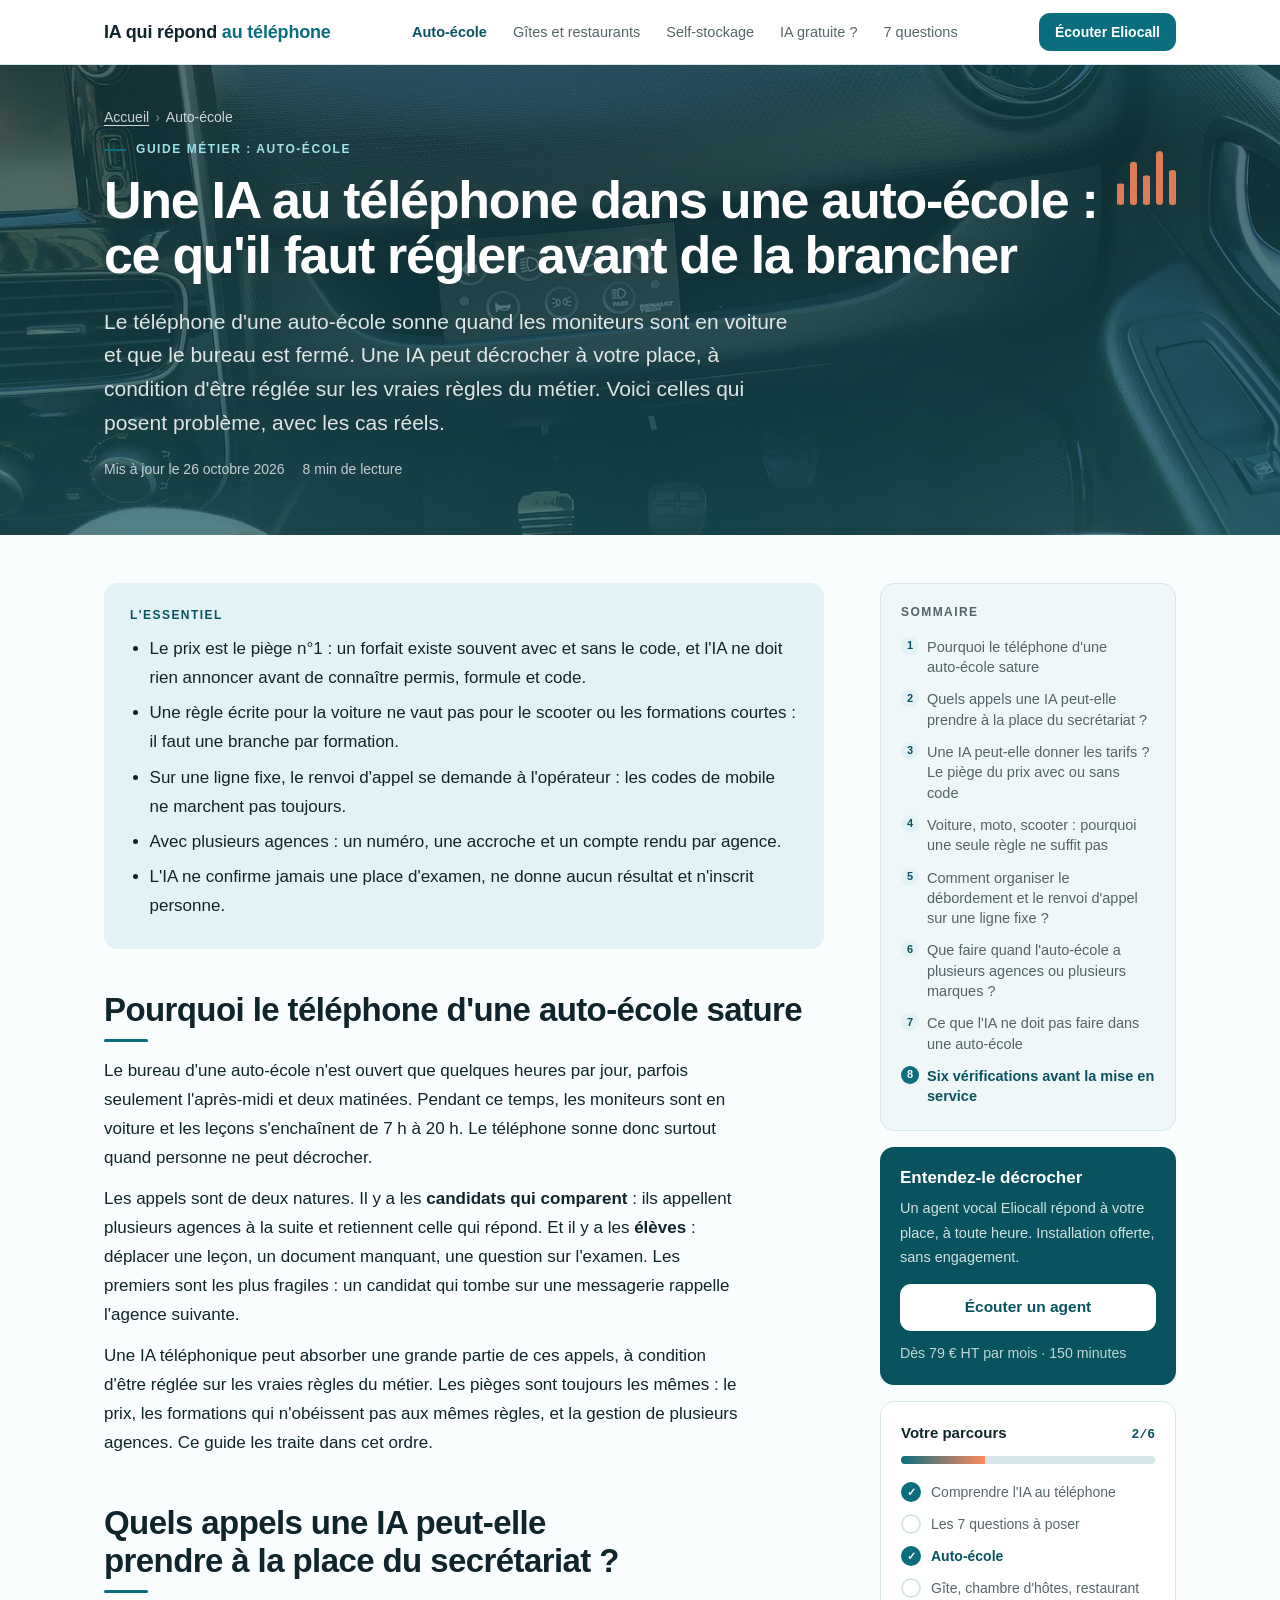
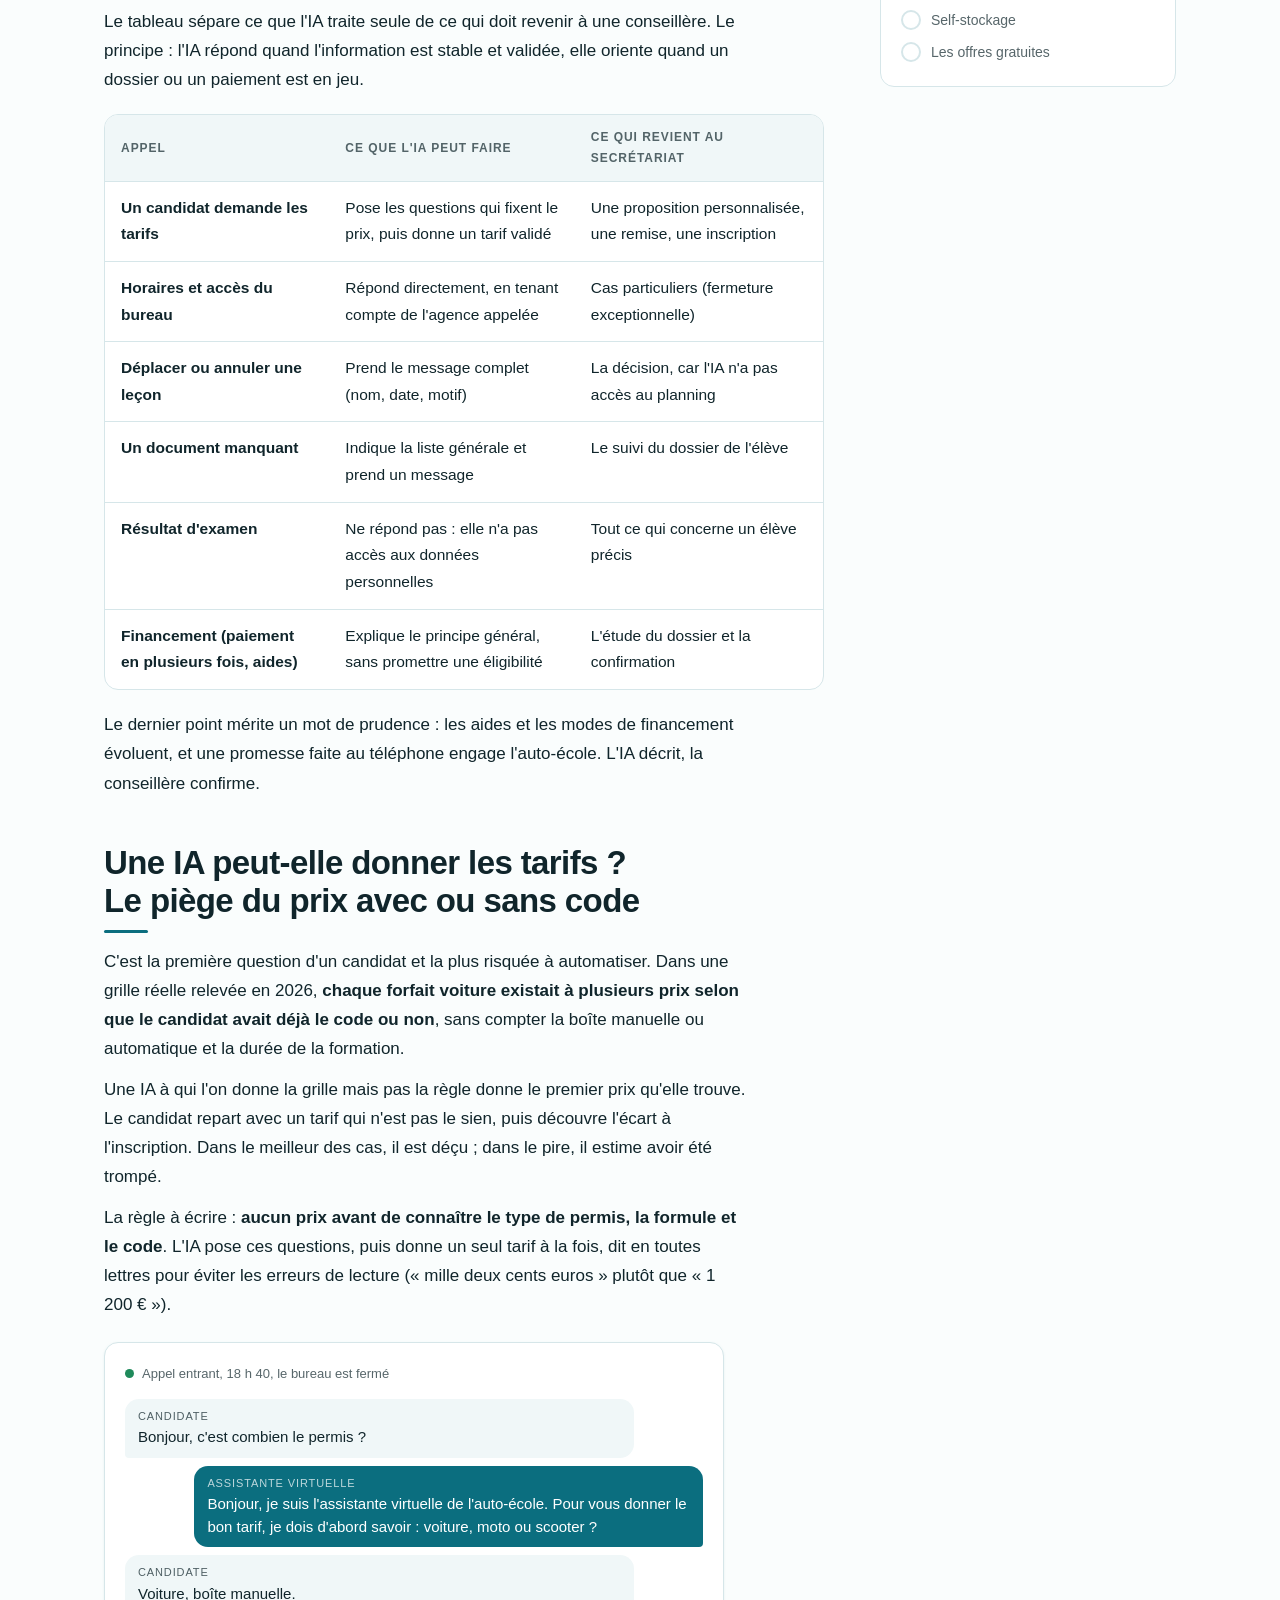
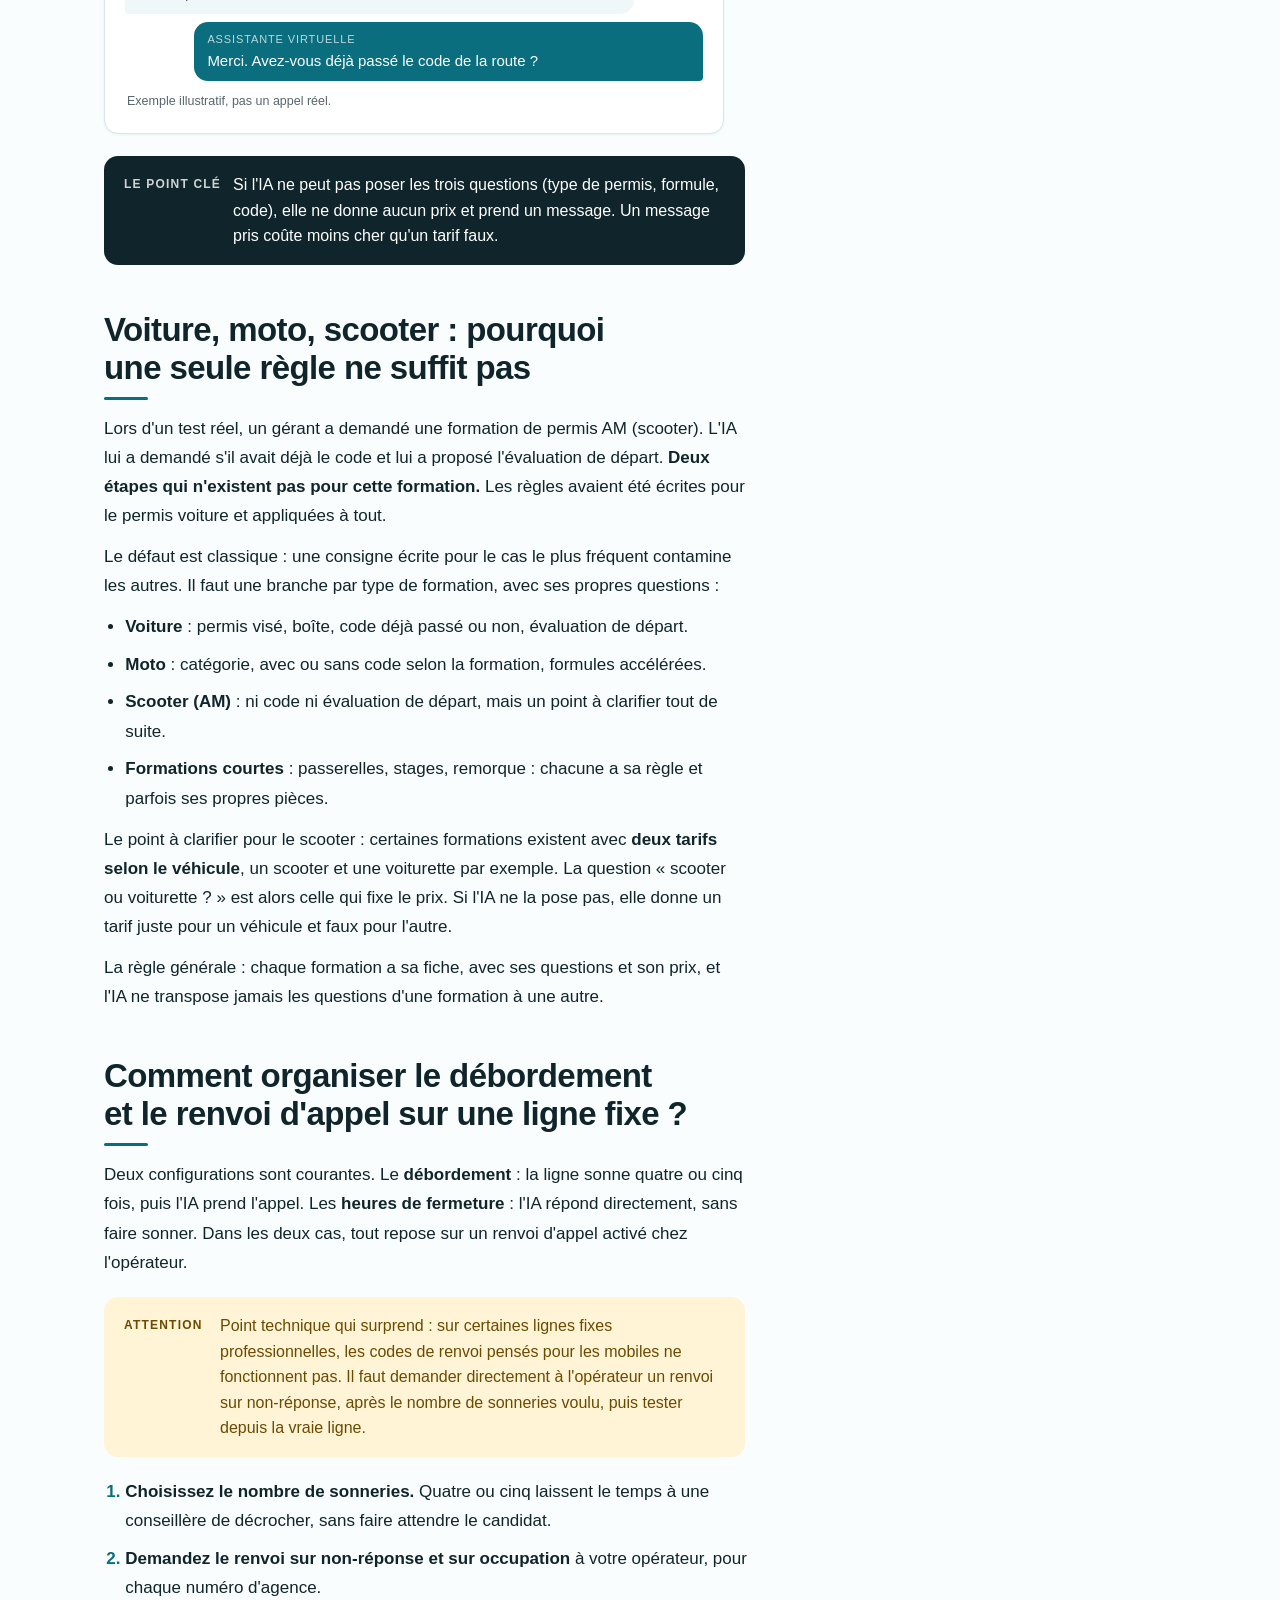
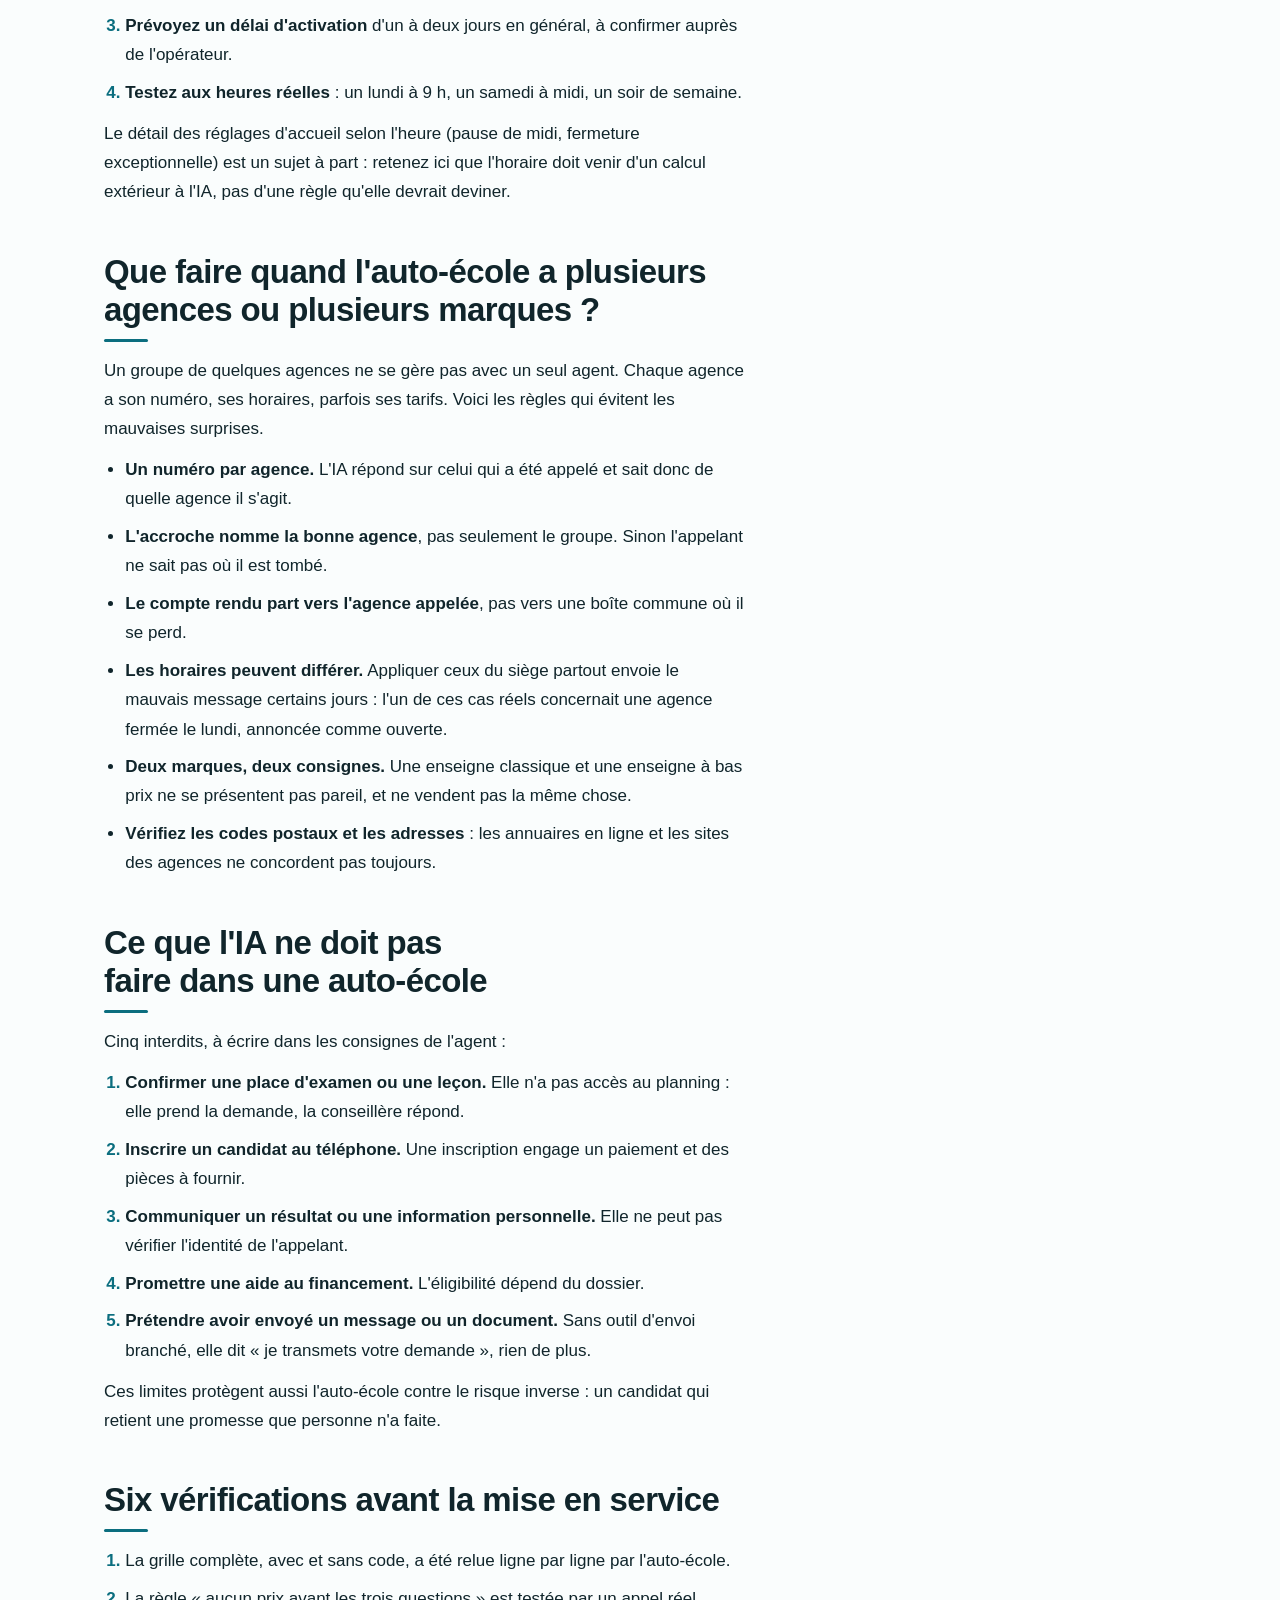
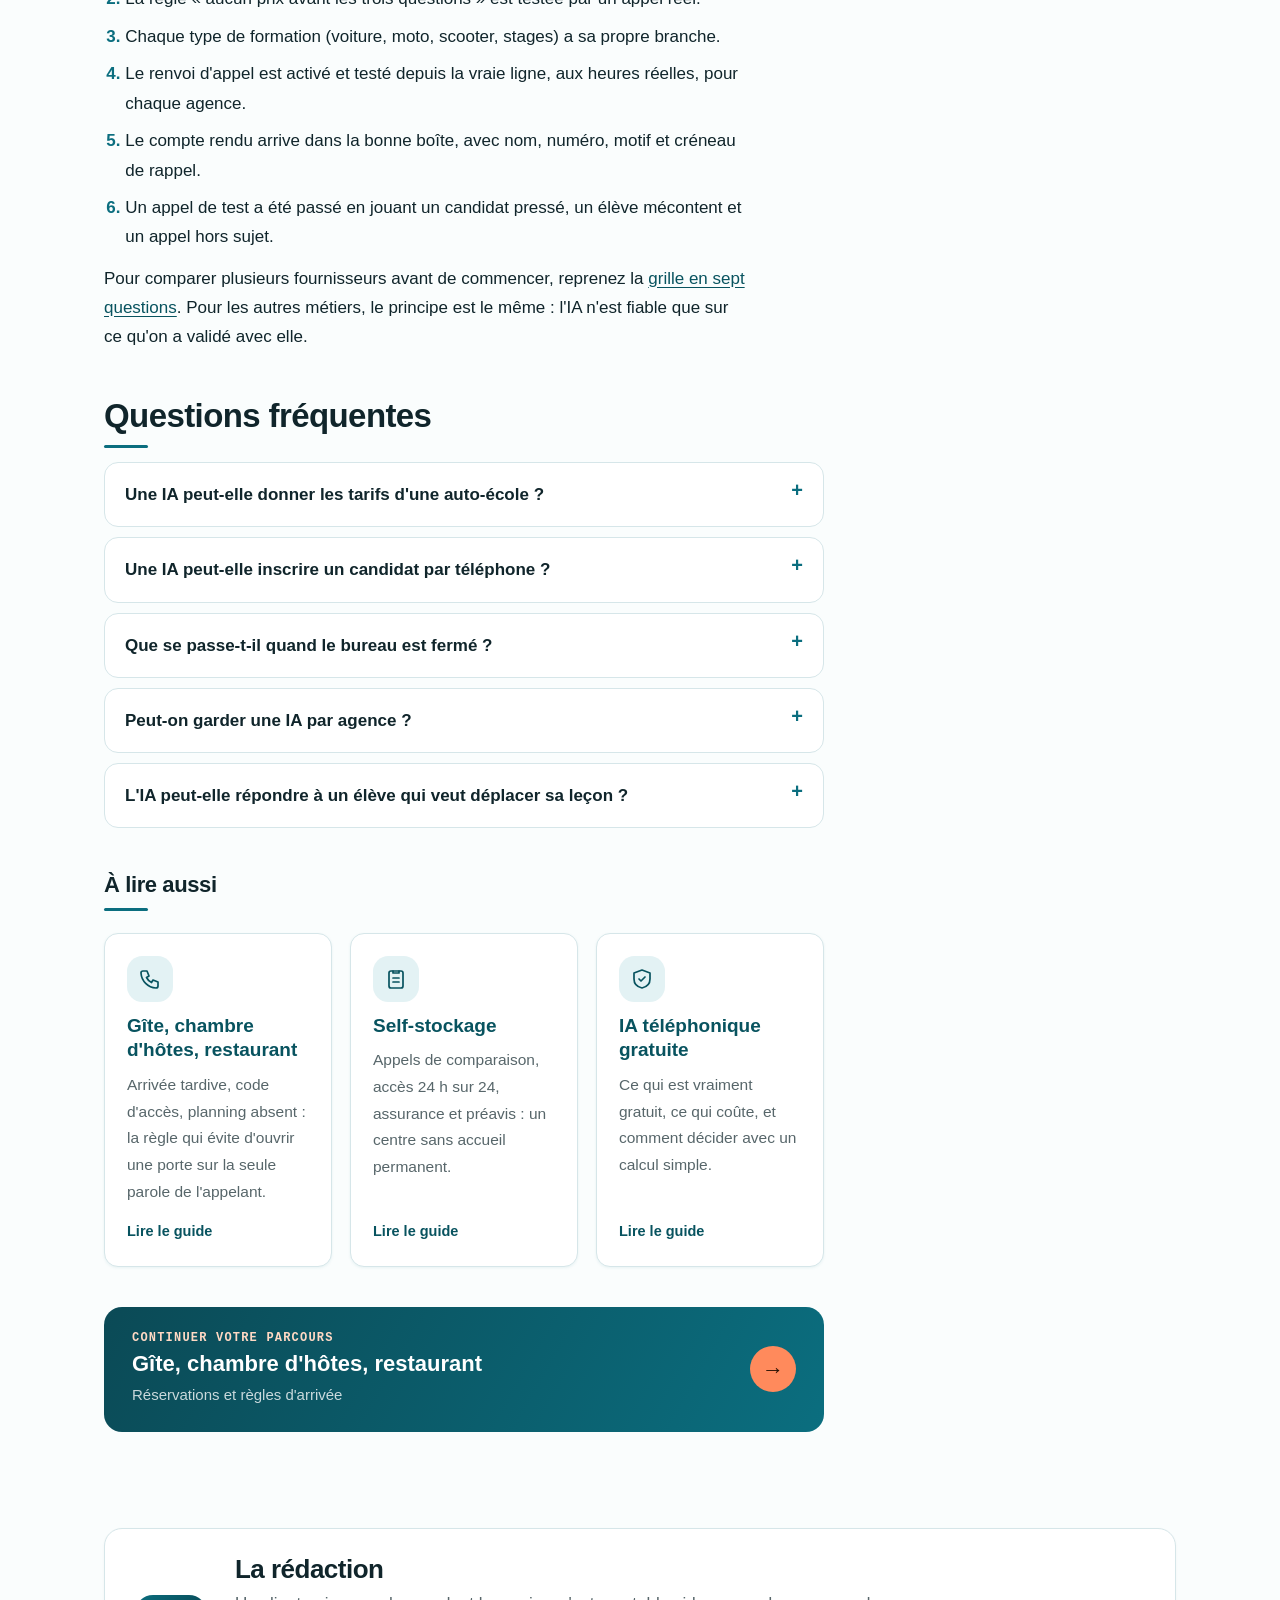
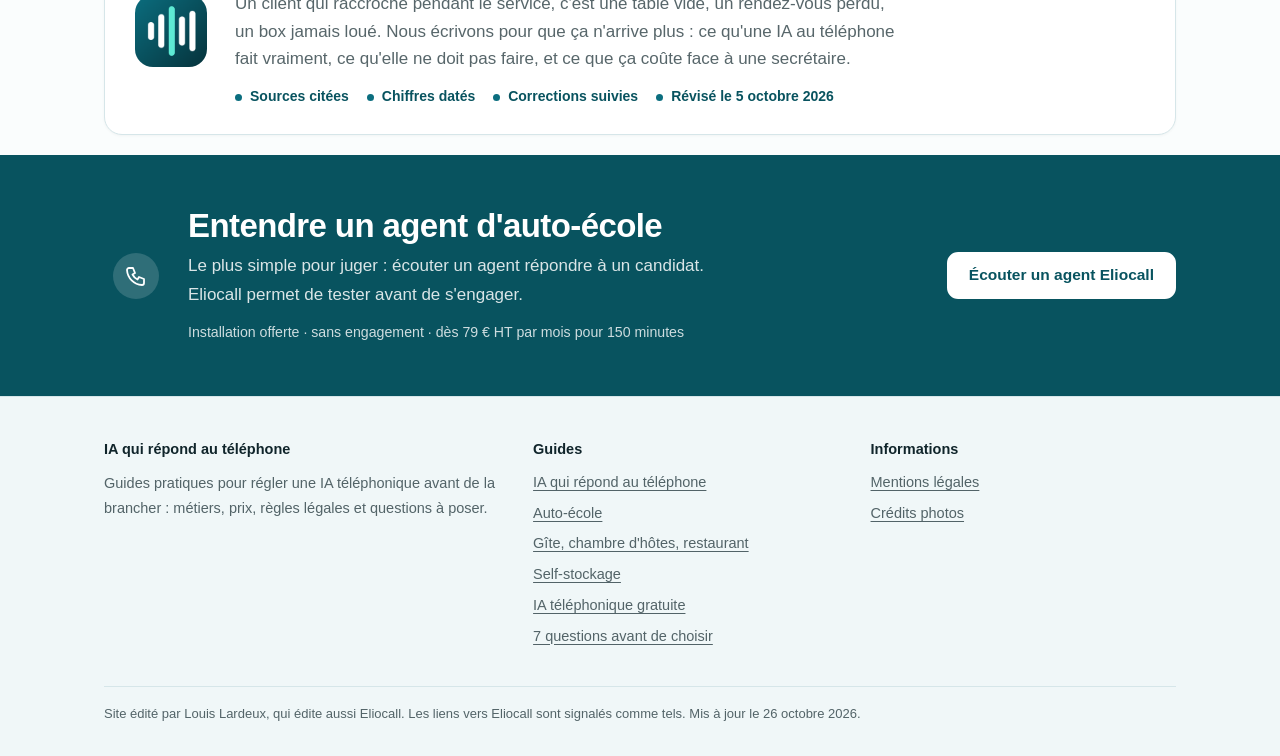
<file: auto-ecole/index.html>
<!doctype html>
<html lang="fr">
<head>
<meta charset="utf-8">
<meta name="viewport" content="width=device-width, initial-scale=1">
<title>IA qui répond au téléphone pour une auto-école : le guide</title>
<meta name="description" content="Ce qu&#x27;une IA téléphonique peut dire et ne doit pas dire dans une auto-école : tarifs avec ou sans code, débordement, ligne fixe, plusieurs agences.">
<link rel="canonical" href="https://ia-qui-repond-au-telephone.eu/auto-ecole/">
<meta property="og:type" content="article">
<meta property="og:locale" content="fr_FR">
<meta property="og:site_name" content="IA qui répond au téléphone">
<meta property="og:title" content="IA qui répond au téléphone pour une auto-école : le guide">
<meta property="og:description" content="Ce qu&#x27;une IA téléphonique peut dire et ne doit pas dire dans une auto-école : tarifs avec ou sans code, débordement, ligne fixe, plusieurs agences.">
<meta property="og:url" content="https://ia-qui-repond-au-telephone.eu/auto-ecole/">
<meta property="og:image" content="https://ia-qui-repond-au-telephone.eu/og-image.png">
<meta property="og:image:width" content="1200">
<meta property="og:image:height" content="630">
<meta property="og:image:alt" content="IA qui répond au téléphone">
<meta name="twitter:card" content="summary_large_image">
<meta name="twitter:image" content="https://ia-qui-repond-au-telephone.eu/og-image.png">
<link rel="icon" href="/favicon.ico" sizes="48x48">
<link rel="icon" href="/favicon.svg" type="image/svg+xml">
<link rel="icon" href="/favicon-48.png" type="image/png" sizes="48x48">
<link rel="apple-touch-icon" href="/apple-touch-icon.png">
<meta name="theme-color" content="#0b6e7f">

<meta http-equiv="Content-Security-Policy" content="default-src 'self'; script-src 'self' 'unsafe-inline'; style-src 'self' 'unsafe-inline'; img-src 'self' data:; base-uri 'self'; form-action 'none'">
<meta name="referrer" content="strict-origin-when-cross-origin">
<script type="application/ld+json">{"@context": "https://schema.org", "@graph": [{"@type": "BreadcrumbList", "itemListElement": [{"@type": "ListItem", "position": 1, "name": "Accueil", "item": "https://ia-qui-repond-au-telephone.eu/"}, {"@type": "ListItem", "position": 2, "name": "Auto-école", "item": "https://ia-qui-repond-au-telephone.eu/auto-ecole/"}]}, {"@type": "Article", "headline": "Une IA au téléphone dans une auto-école : ce qu'il faut régler avant de la brancher", "description": "Ce qu'une IA téléphonique peut dire et ne doit pas dire dans une auto-école : tarifs avec ou sans code, débordement, ligne fixe, plusieurs agences.", "inLanguage": "fr-FR", "datePublished": "2026-10-05", "dateModified": "2026-10-26", "mainEntityOfPage": "https://ia-qui-repond-au-telephone.eu/auto-ecole/", "author": {"@type": "Organization", "name": "IA qui répond au téléphone", "url": "https://ia-qui-repond-au-telephone.eu"}, "publisher": {"@type": "Organization", "name": "IA qui répond au téléphone", "url": "https://ia-qui-repond-au-telephone.eu"}}, {"@type": "FAQPage", "mainEntity": [{"@type": "Question", "name": "Une IA peut-elle donner les tarifs d'une auto-école ?", "acceptedAnswer": {"@type": "Answer", "text": "Oui, si la grille complète lui est fournie et si elle pose d'abord les bonnes questions : type de permis, formule, code déjà passé ou non. Sans ces réponses, elle risque de donner le prix d'un autre forfait."}}, {"@type": "Question", "name": "Une IA peut-elle inscrire un candidat par téléphone ?", "acceptedAnswer": {"@type": "Answer", "text": "Mieux vaut qu'elle ne le fasse pas : une inscription engage un paiement et des pièces à fournir. Elle prend la demande, les coordonnées et un créneau de rappel, et la conseillère finalise."}}, {"@type": "Question", "name": "Que se passe-t-il quand le bureau est fermé ?", "acceptedAnswer": {"@type": "Answer", "text": "L'IA décroche directement hors des heures du bureau, répond aux questions courantes (horaires, formules, mode d'inscription) et laisse un compte rendu par e-mail à l'agence concernée pour rappeler le lendemain."}}, {"@type": "Question", "name": "Peut-on garder une IA par agence ?", "acceptedAnswer": {"@type": "Answer", "text": "Oui, et c'est souvent nécessaire : chaque agence a son numéro, ses horaires et parfois ses tarifs. L'accroche et le compte rendu doivent suivre l'agence réellement appelée."}}, {"@type": "Question", "name": "L'IA peut-elle répondre à un élève qui veut déplacer sa leçon ?", "acceptedAnswer": {"@type": "Answer", "text": "Elle peut prendre sa demande (nom, date, motif), mais pas la valider : elle n'a pas accès au planning des moniteurs. Le secrétariat confirme ensuite."}}]}]}</script>
<link rel="stylesheet" href="/style.css">
<script>(function(){var d=document.documentElement;if(window.matchMedia&&matchMedia("(prefers-reduced-motion: reduce)").matches)return;d.classList.add("i-js");setTimeout(function(){if(!window.__rvok)d.classList.add("i-show")},3500)})();</script>
</head>
<body>
<a class="i-skip" href="#contenu">Aller au contenu</a>
<div class="i-rdp" id="rdp" aria-hidden="true"><i></i></div>
<header class="i-top"><div class="i-wrap"><a class="i-brand" href="/">IA qui répond <span>au téléphone</span></a><nav class="i-nav" aria-label="Navigation"><a href="/auto-ecole/" class="i-cur">Auto-école</a><a href="/hebergement-restaurant/">Gîtes et restaurants</a><a href="/self-stockage/">Self-stockage</a><a href="/ia-telephone-gratuite/">IA gratuite&nbsp;?</a><a href="/questions-avant-de-choisir/">7 questions</a></nav><a class="i-btn i-small" href="https://eliocall.com/?utm_source=ia-qui-repond-au-telephone&amp;utm_medium=guide&amp;utm_campaign=header" rel="nofollow sponsored noopener">Écouter Eliocall</a></div></header>
<main id="contenu">
<div class="i-page-head"><img class="i-pgbg" src="/img/autoecole.jpg" alt="Voiture d'auto-école à double commande" width="1400" height="933" loading="eager" decoding="async"><div class="i-wrap"><div class="i-eq" aria-hidden="true"><i></i><i></i><i></i><i></i><i></i></div><div class="i-crumbs"><a href="/">Accueil</a><i>›</i>Auto-école</div><div class="i-kicker">Guide métier&nbsp;: auto-école</div><h1>Une IA au téléphone dans une auto-école&nbsp;: ce qu'il faut régler avant de la brancher</h1><p class="i-lead">Le téléphone d'une auto-école sonne quand les moniteurs sont en voiture et que le bureau est fermé. Une IA peut décrocher à votre place, à condition d'être réglée sur les vraies règles du métier. Voici celles qui posent problème, avec les cas réels.</p><div class="i-meta"><span>Mis à jour le 26 octobre 2026</span><span>8 min de lecture</span></div></div></div>
<div class="i-wrap i-layout"><article class="i-doc"><div class="i-summary"><b>L'essentiel</b><ul><li>Le prix est le piège n°1&nbsp;: un forfait existe souvent avec et sans le code, et l'IA ne doit rien annoncer avant de connaître permis, formule et code.</li><li>Une règle écrite pour la voiture ne vaut pas pour le scooter ou les formations courtes&nbsp;: il faut une branche par formation.</li><li>Sur une ligne fixe, le renvoi d'appel se demande à l'opérateur&nbsp;: les codes de mobile ne marchent pas toujours.</li><li>Avec plusieurs agences&nbsp;: un numéro, une accroche et un compte rendu par agence.</li><li>L'IA ne confirme jamais une place d'examen, ne donne aucun résultat et n'inscrit personne.</li></ul></div><section id="pourquoi-le-telephone-sature" class="i-rv"><h2>Pourquoi le téléphone d'une auto-école sature</h2>
<p>Le bureau d'une auto-école n'est ouvert que quelques heures par jour, parfois seulement l'après-midi et deux matinées. Pendant ce temps, les moniteurs sont en voiture et les leçons s'enchaînent de 7 h à 20 h. Le téléphone sonne donc surtout quand personne ne peut décrocher.</p>
<p>Les appels sont de deux natures. Il y a les <strong>candidats qui comparent</strong>&nbsp;: ils appellent plusieurs agences à la suite et retiennent celle qui répond. Et il y a les <strong>élèves</strong>&nbsp;: déplacer une leçon, un document manquant, une question sur l'examen. Les premiers sont les plus fragiles&nbsp;: un candidat qui tombe sur une messagerie rappelle l'agence suivante.</p>
<p>Une IA téléphonique peut absorber une grande partie de ces appels, à condition d'être réglée sur les vraies règles du métier. Les pièges sont toujours les mêmes&nbsp;: le prix, les formations qui n'obéissent pas aux mêmes règles, et la gestion de plusieurs agences. Ce guide les traite dans cet ordre.</p>
</section><section id="quels-appels" class="i-rv"><h2>Quels appels une IA peut-elle prendre à la place du secrétariat&nbsp;?</h2>
<p>Le tableau sépare ce que l'IA traite seule de ce qui doit revenir à une conseillère. Le principe&nbsp;: l'IA répond quand l'information est stable et validée, elle oriente quand un dossier ou un paiement est en jeu.</p>
<div class="i-tablewrap"><table><tr><th>Appel</th><th>Ce que l'IA peut faire</th><th>Ce qui revient au secrétariat</th></tr><tr><td>Un candidat demande les tarifs</td><td>Pose les questions qui fixent le prix, puis donne un tarif validé</td><td>Une proposition personnalisée, une remise, une inscription</td></tr><tr><td>Horaires et accès du bureau</td><td>Répond directement, en tenant compte de l'agence appelée</td><td>Cas particuliers (fermeture exceptionnelle)</td></tr><tr><td>Déplacer ou annuler une leçon</td><td>Prend le message complet (nom, date, motif)</td><td>La décision, car l'IA n'a pas accès au planning</td></tr><tr><td>Un document manquant</td><td>Indique la liste générale et prend un message</td><td>Le suivi du dossier de l'élève</td></tr><tr><td>Résultat d'examen</td><td>Ne répond pas&nbsp;: elle n'a pas accès aux données personnelles</td><td>Tout ce qui concerne un élève précis</td></tr><tr><td>Financement (paiement en plusieurs fois, aides)</td><td>Explique le principe général, sans promettre une éligibilité</td><td>L'étude du dossier et la confirmation</td></tr></table></div>
<p>Le dernier point mérite un mot de prudence&nbsp;: les aides et les modes de financement évoluent, et une promesse faite au téléphone engage l'auto-école. L'IA décrit, la conseillère confirme.</p>
</section><section id="tarifs-avec-ou-sans-code" class="i-rv"><h2>Une IA peut-elle donner les tarifs&nbsp;? Le piège du prix avec ou sans code</h2>
<p>C'est la première question d'un candidat et la plus risquée à automatiser. Dans une grille réelle relevée en 2026, <strong>chaque forfait voiture existait à plusieurs prix selon que le candidat avait déjà le code ou non</strong>, sans compter la boîte manuelle ou automatique et la durée de la formation.</p>
<p>Une IA à qui l'on donne la grille mais pas la règle donne le premier prix qu'elle trouve. Le candidat repart avec un tarif qui n'est pas le sien, puis découvre l'écart à l'inscription. Dans le meilleur des cas, il est déçu&nbsp;; dans le pire, il estime avoir été trompé.</p>
<p>La règle à écrire&nbsp;: <strong>aucun prix avant de connaître le type de permis, la formule et le code</strong>. L'IA pose ces questions, puis donne un seul tarif à la fois, dit en toutes lettres pour éviter les erreurs de lecture («&nbsp;mille deux cents euros&nbsp;» plutôt que «&nbsp;1 200 €&nbsp;»).</p>
<div class="i-callbox" role="img" aria-label="Appel entrant, 18 h 40, le bureau est fermé"><div class="i-bar"><span class="i-dot"></span> Appel entrant, 18 h 40, le bureau est fermé</div><div class="i-msg i-in"><small>Candidate</small>Bonjour, c'est combien le permis&nbsp;?</div><div class="i-msg i-ai"><small>Assistante virtuelle</small>Bonjour, je suis l'assistante virtuelle de l'auto-école. Pour vous donner le bon tarif, je dois d'abord savoir&nbsp;: voiture, moto ou scooter&nbsp;?</div><div class="i-msg i-in"><small>Candidate</small>Voiture, boîte manuelle.</div><div class="i-msg i-ai"><small>Assistante virtuelle</small>Merci. Avez-vous déjà passé le code de la route&nbsp;?</div><p class="i-note">Exemple illustratif, pas un appel réel.</p></div><div class="i-callout i-co-key"><strong>Le point clé</strong><div><p>Si l'IA ne peut pas poser les trois questions (type de permis, formule, code), elle ne donne aucun prix et prend un message. Un message pris coûte moins cher qu'un tarif faux.</p></div></div></section><section id="voiture-moto-scooter" class="i-rv"><h2>Voiture, moto, scooter&nbsp;: pourquoi une seule règle ne suffit pas</h2>
<p>Lors d'un test réel, un gérant a demandé une formation de permis AM (scooter). L'IA lui a demandé s'il avait déjà le code et lui a proposé l'évaluation de départ. <strong>Deux étapes qui n'existent pas pour cette formation.</strong> Les règles avaient été écrites pour le permis voiture et appliquées à tout.</p>
<p>Le défaut est classique&nbsp;: une consigne écrite pour le cas le plus fréquent contamine les autres. Il faut une branche par type de formation, avec ses propres questions&nbsp;:</p>
<ul class="i-clean">
<li><strong>Voiture</strong>&nbsp;: permis visé, boîte, code déjà passé ou non, évaluation de départ.</li>
<li><strong>Moto</strong>&nbsp;: catégorie, avec ou sans code selon la formation, formules accélérées.</li>
<li><strong>Scooter (AM)</strong>&nbsp;: ni code ni évaluation de départ, mais un point à clarifier tout de suite.</li>
<li><strong>Formations courtes</strong>&nbsp;: passerelles, stages, remorque&nbsp;: chacune a sa règle et parfois ses propres pièces.</li>
</ul>
<p>Le point à clarifier pour le scooter&nbsp;: certaines formations existent avec <strong>deux tarifs selon le véhicule</strong>, un scooter et une voiturette par exemple. La question «&nbsp;scooter ou voiturette&nbsp;?&nbsp;» est alors celle qui fixe le prix. Si l'IA ne la pose pas, elle donne un tarif juste pour un véhicule et faux pour l'autre.</p>
<p>La règle générale&nbsp;: chaque formation a sa fiche, avec ses questions et son prix, et l'IA ne transpose jamais les questions d'une formation à une autre.</p>
</section><section id="debordement-et-renvoi" class="i-rv"><h2>Comment organiser le débordement et le renvoi d'appel sur une ligne fixe&nbsp;?</h2>
<p>Deux configurations sont courantes. Le <strong>débordement</strong>&nbsp;: la ligne sonne quatre ou cinq fois, puis l'IA prend l'appel. Les <strong>heures de fermeture</strong>&nbsp;: l'IA répond directement, sans faire sonner. Dans les deux cas, tout repose sur un renvoi d'appel activé chez l'opérateur.</p>
<div class="i-callout i-co-warn"><strong>Attention</strong><div><p>Point technique qui surprend&nbsp;: sur certaines lignes fixes professionnelles, les codes de renvoi pensés pour les mobiles ne fonctionnent pas. Il faut demander directement à l'opérateur un renvoi sur non-réponse, après le nombre de sonneries voulu, puis tester depuis la vraie ligne.</p></div></div>
<ol class="i-rules">
<li><strong>Choisissez le nombre de sonneries.</strong> Quatre ou cinq laissent le temps à une conseillère de décrocher, sans faire attendre le candidat.</li>
<li><strong>Demandez le renvoi sur non-réponse et sur occupation</strong> à votre opérateur, pour chaque numéro d'agence.</li>
<li><strong>Prévoyez un délai d'activation</strong> d'un à deux jours en général, à confirmer auprès de l'opérateur.</li>
<li><strong>Testez aux heures réelles</strong>&nbsp;: un lundi à 9 h, un samedi à midi, un soir de semaine.</li>
</ol>
<p>Le détail des réglages d'accueil selon l'heure (pause de midi, fermeture exceptionnelle) est un sujet à part&nbsp;: retenez ici que l'horaire doit venir d'un calcul extérieur à l'IA, pas d'une règle qu'elle devrait deviner.</p>
</section><section id="plusieurs-agences" class="i-rv"><h2>Que faire quand l'auto-école a plusieurs agences ou plusieurs marques&nbsp;?</h2>
<p>Un groupe de quelques agences ne se gère pas avec un seul agent. Chaque agence a son numéro, ses horaires, parfois ses tarifs. Voici les règles qui évitent les mauvaises surprises.</p>
<ul class="i-clean">
<li><strong>Un numéro par agence.</strong> L'IA répond sur celui qui a été appelé et sait donc de quelle agence il s'agit.</li>
<li><strong>L'accroche nomme la bonne agence</strong>, pas seulement le groupe. Sinon l'appelant ne sait pas où il est tombé.</li>
<li><strong>Le compte rendu part vers l'agence appelée</strong>, pas vers une boîte commune où il se perd.</li>
<li><strong>Les horaires peuvent différer.</strong> Appliquer ceux du siège partout envoie le mauvais message certains jours&nbsp;: l'un de ces cas réels concernait une agence fermée le lundi, annoncée comme ouverte.</li>
<li><strong>Deux marques, deux consignes.</strong> Une enseigne classique et une enseigne à bas prix ne se présentent pas pareil, et ne vendent pas la même chose.</li>
<li><strong>Vérifiez les codes postaux et les adresses</strong>&nbsp;: les annuaires en ligne et les sites des agences ne concordent pas toujours.</li>
</ul>
</section><section id="ce-que-l-ia-ne-fait-pas" class="i-rv"><h2>Ce que l'IA ne doit pas faire dans une auto-école</h2>
<p>Cinq interdits, à écrire dans les consignes de l'agent&nbsp;:</p>
<ol class="i-rules">
<li><strong>Confirmer une place d'examen ou une leçon.</strong> Elle n'a pas accès au planning&nbsp;: elle prend la demande, la conseillère répond.</li>
<li><strong>Inscrire un candidat au téléphone.</strong> Une inscription engage un paiement et des pièces à fournir.</li>
<li><strong>Communiquer un résultat ou une information personnelle.</strong> Elle ne peut pas vérifier l'identité de l'appelant.</li>
<li><strong>Promettre une aide au financement.</strong> L'éligibilité dépend du dossier.</li>
<li><strong>Prétendre avoir envoyé un message ou un document.</strong> Sans outil d'envoi branché, elle dit «&nbsp;je transmets votre demande&nbsp;», rien de plus.</li>
</ol>
<p>Ces limites protègent aussi l'auto-école contre le risque inverse&nbsp;: un candidat qui retient une promesse que personne n'a faite.</p>
</section><section id="verifications" class="i-rv"><h2>Six vérifications avant la mise en service</h2>
<ol class="i-rules">
<li>La grille complète, avec et sans code, a été relue ligne par ligne par l'auto-école.</li>
<li>La règle «&nbsp;aucun prix avant les trois questions&nbsp;» est testée par un appel réel.</li>
<li>Chaque type de formation (voiture, moto, scooter, stages) a sa propre branche.</li>
<li>Le renvoi d'appel est activé et testé depuis la vraie ligne, aux heures réelles, pour chaque agence.</li>
<li>Le compte rendu arrive dans la bonne boîte, avec nom, numéro, motif et créneau de rappel.</li>
<li>Un appel de test a été passé en jouant un candidat pressé, un élève mécontent et un appel hors sujet.</li>
</ol>
<p>Pour comparer plusieurs fournisseurs avant de commencer, reprenez la <a href="/questions-avant-de-choisir/">grille en sept questions</a>. Pour les autres métiers, le principe est le même&nbsp;: l'IA n'est fiable que sur ce qu'on a validé avec elle.</p>
</section><section id="questions" class="i-rv"><h2>Questions fréquentes</h2><details><summary>Une IA peut-elle donner les tarifs d'une auto-école&nbsp;?</summary><p>Oui, si la grille complète lui est fournie et si elle pose d'abord les bonnes questions&nbsp;: type de permis, formule, code déjà passé ou non. Sans ces réponses, elle risque de donner le prix d'un autre forfait.</p></details><details><summary>Une IA peut-elle inscrire un candidat par téléphone&nbsp;?</summary><p>Mieux vaut qu'elle ne le fasse pas&nbsp;: une inscription engage un paiement et des pièces à fournir. Elle prend la demande, les coordonnées et un créneau de rappel, et la conseillère finalise.</p></details><details><summary>Que se passe-t-il quand le bureau est fermé&nbsp;?</summary><p>L'IA décroche directement hors des heures du bureau, répond aux questions courantes (horaires, formules, mode d'inscription) et laisse un compte rendu par e-mail à l'agence concernée pour rappeler le lendemain.</p></details><details><summary>Peut-on garder une IA par agence&nbsp;?</summary><p>Oui, et c'est souvent nécessaire&nbsp;: chaque agence a son numéro, ses horaires et parfois ses tarifs. L'accroche et le compte rendu doivent suivre l'agence réellement appelée.</p></details><details><summary>L'IA peut-elle répondre à un élève qui veut déplacer sa leçon&nbsp;?</summary><p>Elle peut prendre sa demande (nom, date, motif), mais pas la valider&nbsp;: elle n'a pas accès au planning des moniteurs. Le secrétariat confirme ensuite.</p></details></section><div class="i-related"><h2>À lire aussi</h2><div class="i-cards i-cols3"><a class="i-card" href="/hebergement-restaurant/"><span class="i-ico" aria-hidden="true"><svg viewBox="0 0 24 24" width="24" height="24" fill="none" stroke="currentColor" stroke-width="1.7" stroke-linecap="round" stroke-linejoin="round"><path d="M5 4h4l2 5-2.5 1.5a11 11 0 0 0 5 5L15 13l5 2v4a2 2 0 0 1-2 2A16 16 0 0 1 3 6a2 2 0 0 1 2-2z"/></svg></span><h3>Gîte, chambre d'hôtes, restaurant</h3><p>Arrivée tardive, code d'accès, planning absent&nbsp;: la règle qui évite d'ouvrir une porte sur la seule parole de l'appelant.</p><span class="i-more">Lire le guide</span></a><a class="i-card" href="/self-stockage/"><span class="i-ico" aria-hidden="true"><svg viewBox="0 0 24 24" width="24" height="24" fill="none" stroke="currentColor" stroke-width="1.7" stroke-linecap="round" stroke-linejoin="round"><rect x="5" y="4" width="14" height="17" rx="2"/><path d="M9 4v2h6V4M9 11h6M9 15h6"/></svg></span><h3>Self-stockage</h3><p>Appels de comparaison, accès 24 h sur 24, assurance et préavis&nbsp;: un centre sans accueil permanent.</p><span class="i-more">Lire le guide</span></a><a class="i-card" href="/ia-telephone-gratuite/"><span class="i-ico" aria-hidden="true"><svg viewBox="0 0 24 24" width="24" height="24" fill="none" stroke="currentColor" stroke-width="1.7" stroke-linecap="round" stroke-linejoin="round"><path d="M12 3l8 3v6c0 5-3.5 8-8 9-4.5-1-8-4-8-9V6z"/><path d="M9 12l2 2 4-4"/></svg></span><h3>IA téléphonique gratuite</h3><p>Ce qui est vraiment gratuit, ce qui coûte, et comment décider avec un calcul simple.</p><span class="i-more">Lire le guide</span></a></div></div><div id="nx-box" hidden></div></article><aside class="i-side"><nav class="i-toc" aria-label="Sommaire"><b>Sommaire</b><ol><li><a href="#pourquoi-le-telephone-sature">Pourquoi le téléphone d'une auto-école sature</a></li><li><a href="#quels-appels">Quels appels une IA peut-elle prendre à la place du secrétariat&nbsp;?</a></li><li><a href="#tarifs-avec-ou-sans-code">Une IA peut-elle donner les tarifs&nbsp;? Le piège du prix avec ou sans code</a></li><li><a href="#voiture-moto-scooter">Voiture, moto, scooter&nbsp;: pourquoi une seule règle ne suffit pas</a></li><li><a href="#debordement-et-renvoi">Comment organiser le débordement et le renvoi d'appel sur une ligne fixe&nbsp;?</a></li><li><a href="#plusieurs-agences">Que faire quand l'auto-école a plusieurs agences ou plusieurs marques&nbsp;?</a></li><li><a href="#ce-que-l-ia-ne-fait-pas">Ce que l'IA ne doit pas faire dans une auto-école</a></li><li><a href="#verifications">Six vérifications avant la mise en service</a></li></ol></nav><div class="i-sidecta"><b>Entendez-le décrocher</b><p>Un agent vocal Eliocall répond à votre place, à toute heure. Installation offerte, sans engagement.</p><a class="i-btn" href="https://eliocall.com/?utm_source=ia-qui-repond-au-telephone&utm_medium=guide&utm_campaign=ecouter#hero-form" rel="nofollow sponsored noopener">Écouter un agent</a><small style="display:block;margin-top:10px;opacity:.75">Dès 79 € HT par mois · 150 minutes</small></div><div id="jr-box" hidden></div></aside></div>
<section class="i-rdn" id="redaction"><div class="i-wrap"><div class="i-rdc"><img class="i-rdm" src="/icon-192.png" alt="Logo de la rédaction" width="72" height="72" loading="lazy" decoding="async"><div><h2>La rédaction</h2><p>Un client qui raccroche pendant le service, c'est une table vide, un rendez-vous perdu, un box jamais loué. Nous écrivons pour que ça n'arrive plus&nbsp;: ce qu'une IA au téléphone fait vraiment, ce qu'elle ne doit pas faire, et ce que ça coûte face à une secrétaire.</p><ul><li>Sources citées</li><li>Chiffres datés</li><li>Corrections suivies</li><li>Révisé le 5 octobre 2026</li></ul></div></div></div></section>
<div class="i-band"><div class="i-wrap"><div><div class="i-rg" aria-hidden="true"><span></span><span></span><span></span><b><svg viewBox="0 0 24 24" width="24" height="24" fill="none" stroke="#fff" stroke-width="1.8" stroke-linecap="round" stroke-linejoin="round"><path d="M5 4h4l2 5-2.5 1.5a11 11 0 0 0 5 5L15 13l5 2v4a2 2 0 0 1-2 2A16 16 0 0 1 3 6a2 2 0 0 1 2-2z"/></svg></b></div><div><h2>Entendre un agent d'auto-école</h2><p>Le plus simple pour juger&nbsp;: écouter un agent répondre à un candidat. Eliocall permet de tester avant de s'engager.</p><small style="display:block;margin-top:10px;opacity:.8">Installation offerte · sans engagement · dès 79 € HT par mois pour 150 minutes</small></div></div><a class="i-btn" href="https://eliocall.com/?utm_source=ia-qui-repond-au-telephone&amp;utm_medium=guide&amp;utm_campaign=auto-ecole" rel="nofollow sponsored noopener">Écouter un agent Eliocall</a></div></div>
</main>
<footer class="i-foot"><div class="i-wrap"><div><b>IA qui répond <span>au téléphone</span></b><p>Guides pratiques pour régler une IA téléphonique avant de la brancher&nbsp;: métiers, prix, règles légales et questions à poser.</p></div><div><b>Guides</b><ul><li><a href="/">IA qui répond au téléphone</a></li><li><a href="/auto-ecole/">Auto-école</a></li><li><a href="/hebergement-restaurant/">Gîte, chambre d'hôtes, restaurant</a></li><li><a href="/self-stockage/">Self-stockage</a></li><li><a href="/ia-telephone-gratuite/">IA téléphonique gratuite</a></li><li><a href="/questions-avant-de-choisir/">7 questions avant de choisir</a></li></ul></div><div><b>Informations</b><ul><li><a href="/mentions-legales/">Mentions légales</a></li><li><a href="/mentions-legales/#credits-photos">Crédits photos</a></li></ul></div><div class="i-small">Site édité par Louis Lardeux, qui édite aussi Eliocall. Les liens vers Eliocall sont signalés comme tels. Mis à jour le 26 octobre 2026.</div></div></footer>
<script>(function(){var P="i-",d=document;if(window.matchMedia&&matchMedia("(prefers-reduced-motion: reduce)").matches)return;window.__rvok=1;
var rd=d.getElementById("rdp"),bar=rd&&rd.firstElementChild,top=d.querySelector("."+P+"top"),tk=false;
function onS(){tk=false;var h=d.documentElement,max=h.scrollHeight-h.clientHeight,y=window.pageYOffset||h.scrollTop;if(bar&&max>0)bar.style.transform="scaleX("+Math.min(1,y/max)+")";if(top){if(y>8)top.classList.add(P+"sc");else top.classList.remove(P+"sc")}}
window.addEventListener("scroll",function(){if(!tk){tk=true;requestAnimationFrame(onS)}},{passive:true});onS();
var ap=[].slice.call(d.querySelectorAll("[data-ap]"));if("IntersectionObserver" in window){var ao=new IntersectionObserver(function(es){es.forEach(function(e){if(e.isIntersecting)e.target.removeAttribute("data-off");else e.target.setAttribute("data-off","1")})},{rootMargin:"80px"});ap.forEach(function(el){ao.observe(el)})}
var rv=[].slice.call(d.querySelectorAll("."+P+"rv"));
if("IntersectionObserver" in window){var io=new IntersectionObserver(function(es){es.forEach(function(e){if(e.isIntersecting){e.target.classList.add(P+"in");io.unobserve(e.target)}})},{threshold:.06,rootMargin:"0px 0px -5% 0px"});rv.forEach(function(el){io.observe(el)})}else{rv.forEach(function(el){el.classList.add(P+"in")})}
var links=[].slice.call(d.querySelectorAll("."+P+"toc a")),map={};links.forEach(function(a){map[a.getAttribute("href").slice(1)]=a});
if("IntersectionObserver" in window&&links.length){var so=new IntersectionObserver(function(es){es.forEach(function(e){if(e.isIntersecting){links.forEach(function(a){a.classList.remove(P+"act")});var a=map[e.target.id];if(a)a.classList.add(P+"act")}})},{rootMargin:"-18% 0px -70% 0px"});[].slice.call(d.querySelectorAll("."+P+"doc section[id]")).forEach(function(x){so.observe(x)})}
})();</script>

<div id="stk" role="complementary" aria-label="Écouter un agent vocal"><a href="https://eliocall.com/?utm_source=ia-qui-repond-au-telephone&utm_medium=guide&utm_campaign=ecouter#hero-form" rel="nofollow sponsored noopener"><span class="i-w" aria-hidden="true"><i></i><i></i><i></i><i></i></span><span><b>Entendre un agent vocal Eliocall</b><small>Démonstration sur eliocall.com</small></span></a><button type="button" id="stk-x" aria-label="Masquer">×</button></div>
<script>(function(){
var $=function(i){return document.getElementById(i)},KS="ia-seen-v1",KR="ia-last-v1",CUR=location.pathname.replace(/index\.html$/,""),J=[["/", "Comprendre l'IA au téléphone", "Fonctionnement, limites, coût"], ["/questions-avant-de-choisir/", "Les 7 questions à poser", "Avant de choisir un fournisseur"], ["/auto-ecole/", "Auto-école", "Inscriptions, rendez-vous, forfaits"], ["/hebergement-restaurant/", "Gîte, chambre d'hôtes, restaurant", "Réservations et règles d'arrivée"], ["/self-stockage/", "Self-stockage", "Disponibilités, contrats, accès"], ["/ia-telephone-gratuite/", "Les offres gratuites", "Ce qui existe, où sont les limites"]],HEAR="https://eliocall.com/?utm_source=ia-qui-repond-au-telephone&utm_medium=guide&utm_campaign=ecouter#hero-form";
var seen={};try{seen=JSON.parse(localStorage.getItem(KS)||"{}")}catch(e){}seen[CUR]=1;try{localStorage.setItem(KS,JSON.stringify(seen))}catch(e){}
function n(){return J.filter(function(x){return seen[x[0]]}).length}
/* parcours dans la colonne latérale */
var jr=$("jr-box");if(jr){var h=document.createElement("h4"),t=document.createElement("strong");t.textContent="Votre parcours";var c=document.createElement("span");c.textContent=n()+"/"+J.length;h.appendChild(t);h.appendChild(c);jr.appendChild(h);
var pr=document.createElement("div");pr.setAttribute("data-pr","");var bar=document.createElement("i");pr.appendChild(bar);jr.appendChild(pr);var ol=document.createElement("ol");
J.forEach(function(x,i){var li=document.createElement("li"),a=document.createElement("a");a.href=x[0];if(x[0]===CUR)a.setAttribute("aria-current","page");if(seen[x[0]])a.setAttribute("data-seen","1");var em=document.createElement("em");em.textContent=seen[x[0]]?"✓":(i+1);a.appendChild(em);a.appendChild(document.createTextNode(x[1]));li.appendChild(a);ol.appendChild(li)});jr.appendChild(ol);jr.hidden=false;setTimeout(function(){bar.style.width=Math.round(100*n()/J.length)+"%"},60)}
/* badges « déjà lu » sur les cartes */
[].slice.call(document.querySelectorAll("a[href^='/']")).forEach(function(a){var p=a.getAttribute("href").split("#")[0];if(a.className&&/card/.test(a.className)){a.setAttribute("data-card","");if(seen[p]&&p!==CUR)a.setAttribute("data-seen","1")}});
/* suite de lecture */
var nx=$("nx-box");if(nx){var idx=-1;J.forEach(function(x,i){if(x[0]===CUR)idx=i});var nxt=null;for(var k=1;k<=J.length;k++){var c2=J[(idx+k)%J.length];if(!seen[c2[0]]){nxt=c2;break}}
var a=document.createElement("a");if(nxt){a.href=nxt[0];a.innerHTML="<div><small>Continuer votre parcours</small><strong></strong><span></span></div><b>→</b>";a.querySelector("strong").textContent=nxt[1];a.querySelector("span").textContent=nxt[2]}
else{a.href=HEAR;a.rel="nofollow sponsored noopener";a.innerHTML="<div><small>Parcours terminé</small><strong>Passez de la théorie à l'écoute</strong><span>Entendez un agent vocal Eliocall répondre à votre place.</span></div><b>→</b>"}
nx.appendChild(a);nx.hidden=false}
/* bouton flottant */
var stk=$("stk");try{if(sessionStorage.getItem("ia-stk-x"))stk.hidden=true}catch(e){}
$("stk-x").addEventListener("click",function(){stk.hidden=true;try{sessionStorage.setItem("ia-stk-x","1")}catch(e){}});
function onScroll(){var y=window.pageYOffset,max=document.documentElement.scrollHeight-innerHeight;var tt=$("rs-toast");if(tt&&y>300)tt.removeAttribute("data-show");if(y>700&&y<max-420)stk.setAttribute("data-show","");else stk.removeAttribute("data-show")}
window.addEventListener("scroll",function(){requestAnimationFrame(onScroll)},{passive:true});onScroll();
/* reprendre la lecture */
var secs=[].slice.call(document.querySelectorAll("section[id]")).filter(function(s){return s.id!=="demo"&&s.querySelector("h2")}),tk=0;
function save(){var best=null;secs.forEach(function(s){var r=s.getBoundingClientRect();if(r.top<innerHeight*.45)best=s});if(!best||window.pageYOffset<500)return;try{localStorage.setItem(KR,JSON.stringify({p:CUR,id:best.id,h:best.querySelector("h2").textContent.replace(/\s+/g," ").trim(),t:Date.now()}))}catch(e){}}
window.addEventListener("scroll",function(){clearTimeout(tk);tk=setTimeout(save,700)},{passive:true});
try{var last=JSON.parse(localStorage.getItem(KR)||"null");if(last&&Date.now()-last.t<14*864e5&&window.pageYOffset<200&&!location.hash){var tg=last.p===CUR?document.getElementById(last.id):null;if(last.p!==CUR||tg){var ts=document.createElement("div");ts.id="rs-toast";ts.setAttribute("role","status");var p=document.createElement("p");p.textContent=(last.p===CUR?"Reprendre à « ":"Reprendre votre lecture : « ")+last.h.slice(0,70)+" »";ts.appendChild(p);
var go=document.createElement(last.p===CUR?"button":"a");go.textContent="Reprendre";if(last.p===CUR){go.type="button";go.addEventListener("click",function(){tg.scrollIntoView({behavior:"smooth",block:"start"});ts.removeAttribute("data-show")})}else{go.href=last.p+"#"+last.id}ts.appendChild(go);
var no=document.createElement("button");no.type="button";no.setAttribute("data-no","");no.textContent="Non merci";no.addEventListener("click",function(){ts.removeAttribute("data-show");try{localStorage.removeItem(KR)}catch(e){}});ts.appendChild(no);document.body.appendChild(ts);setTimeout(function(){ts.setAttribute("data-show","")},1400);setTimeout(function(){ts.removeAttribute("data-show")},14000)}}}catch(e){}
})();</script>

</body>
</html>
</file>
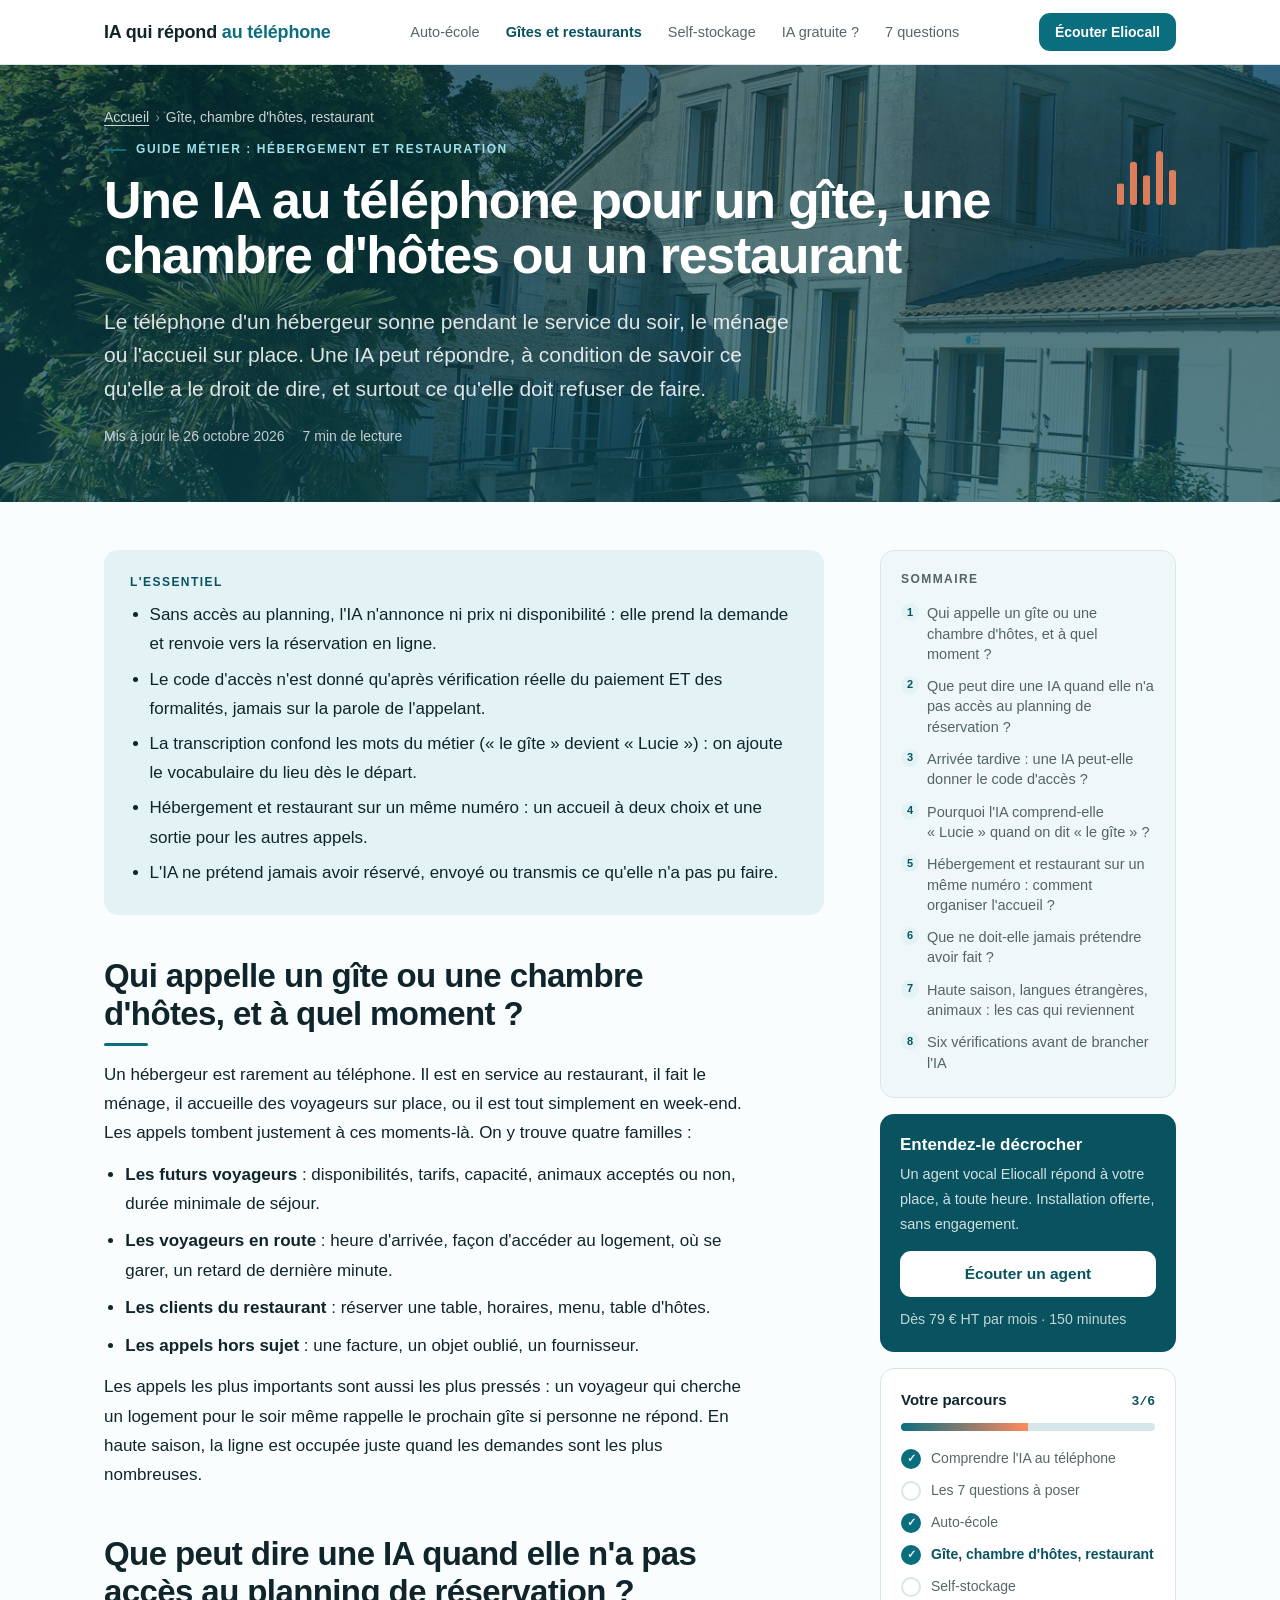
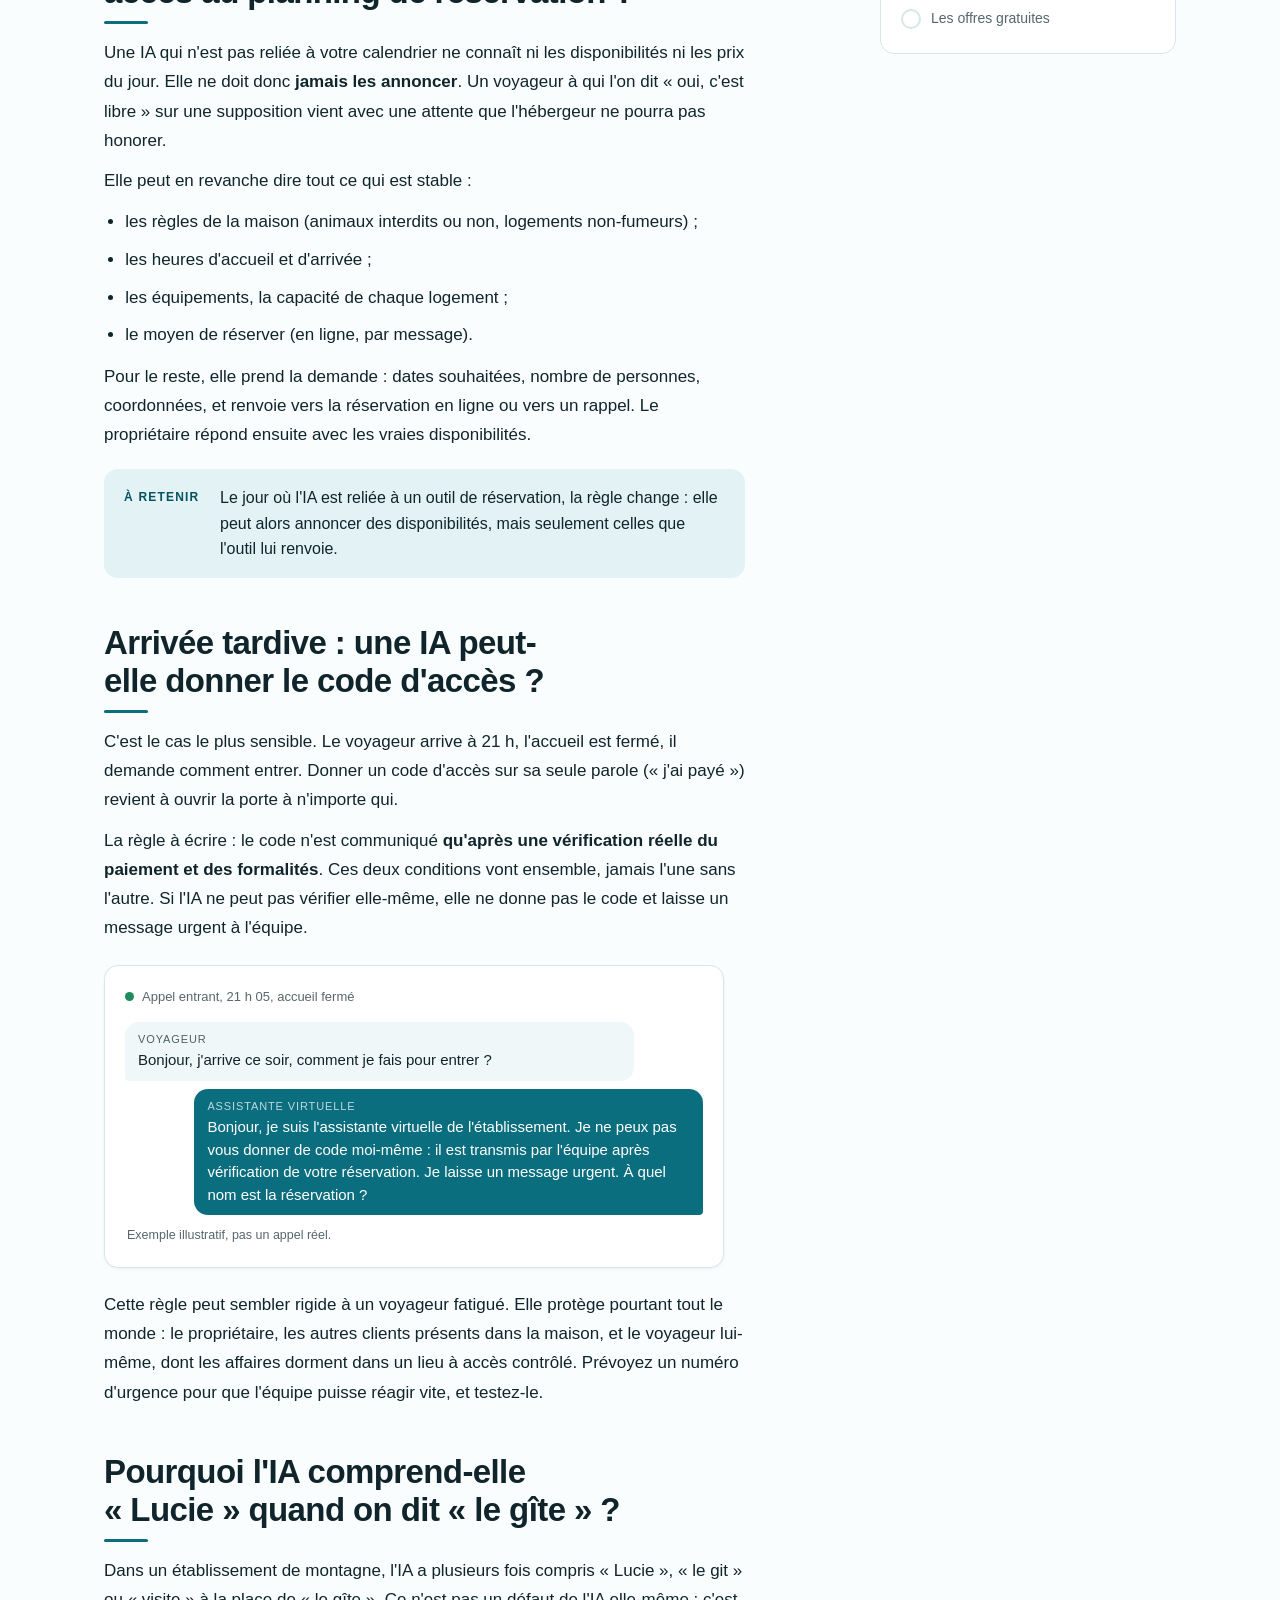
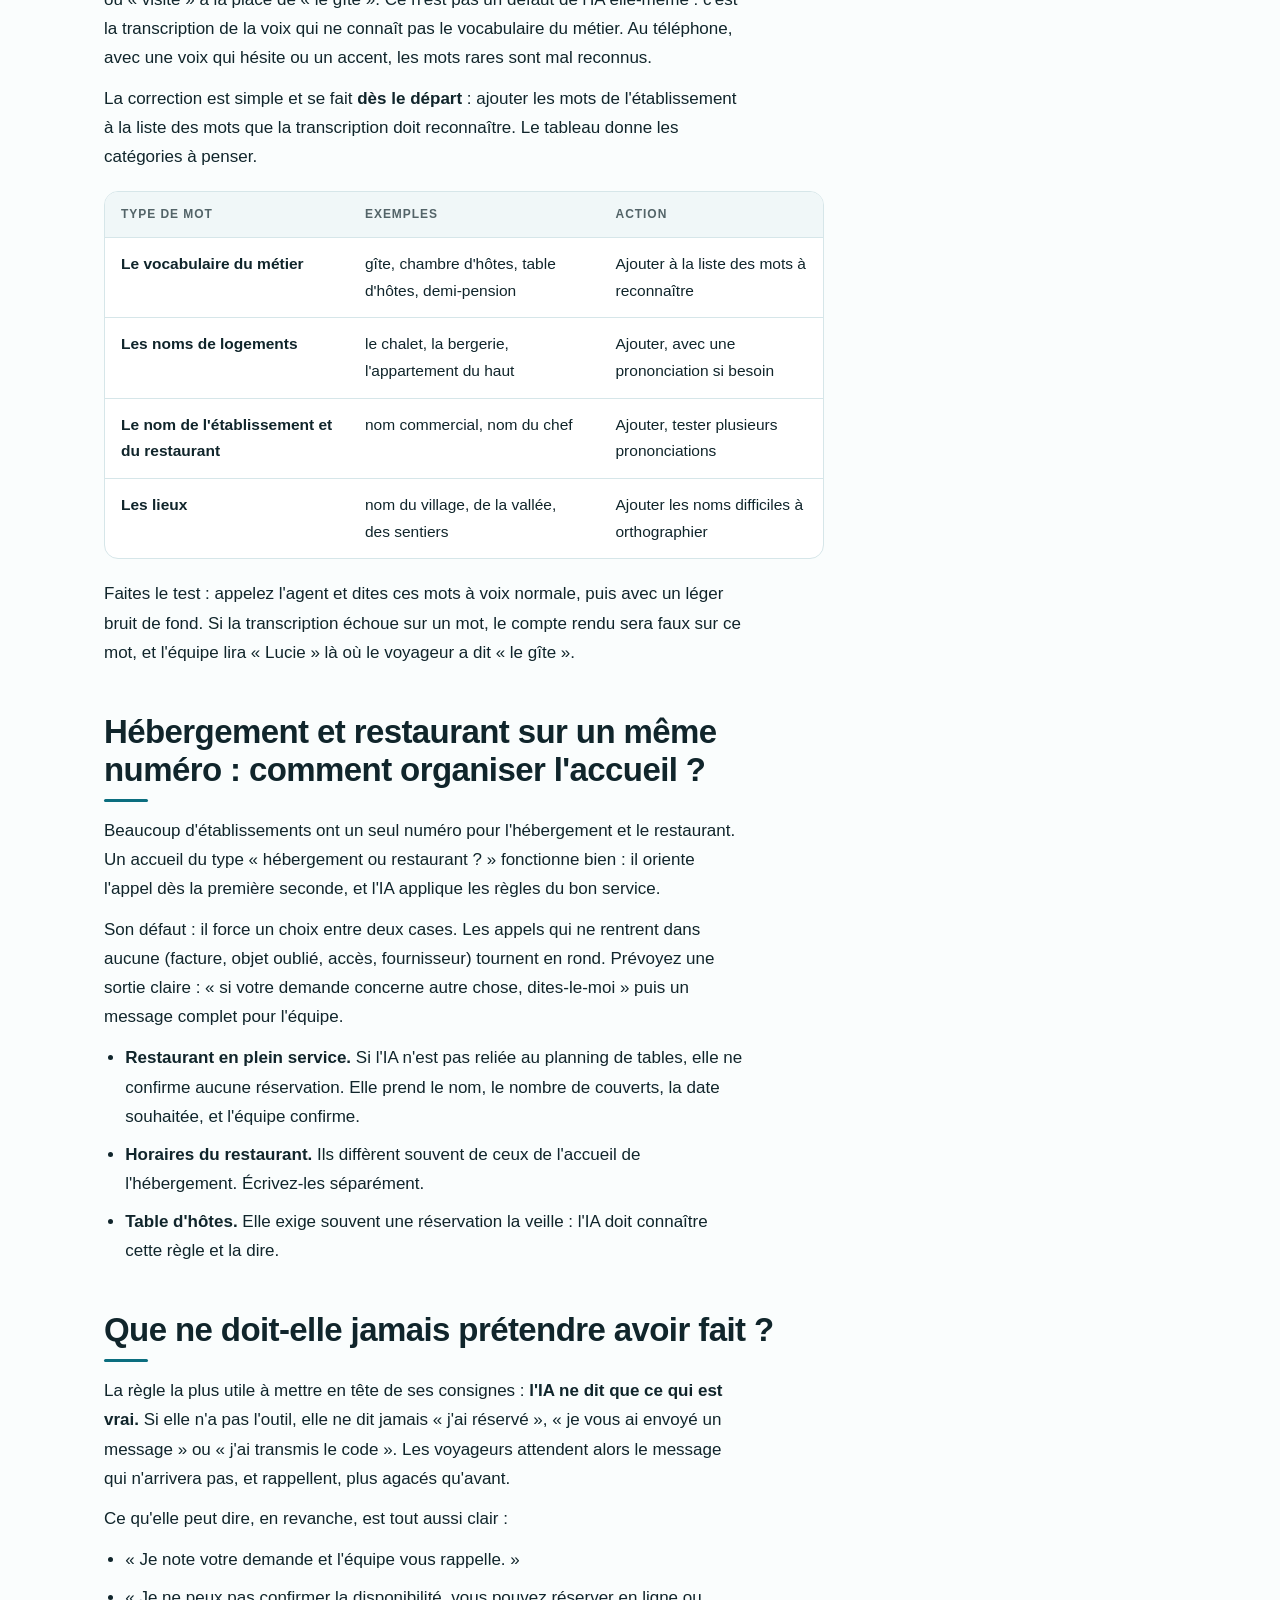
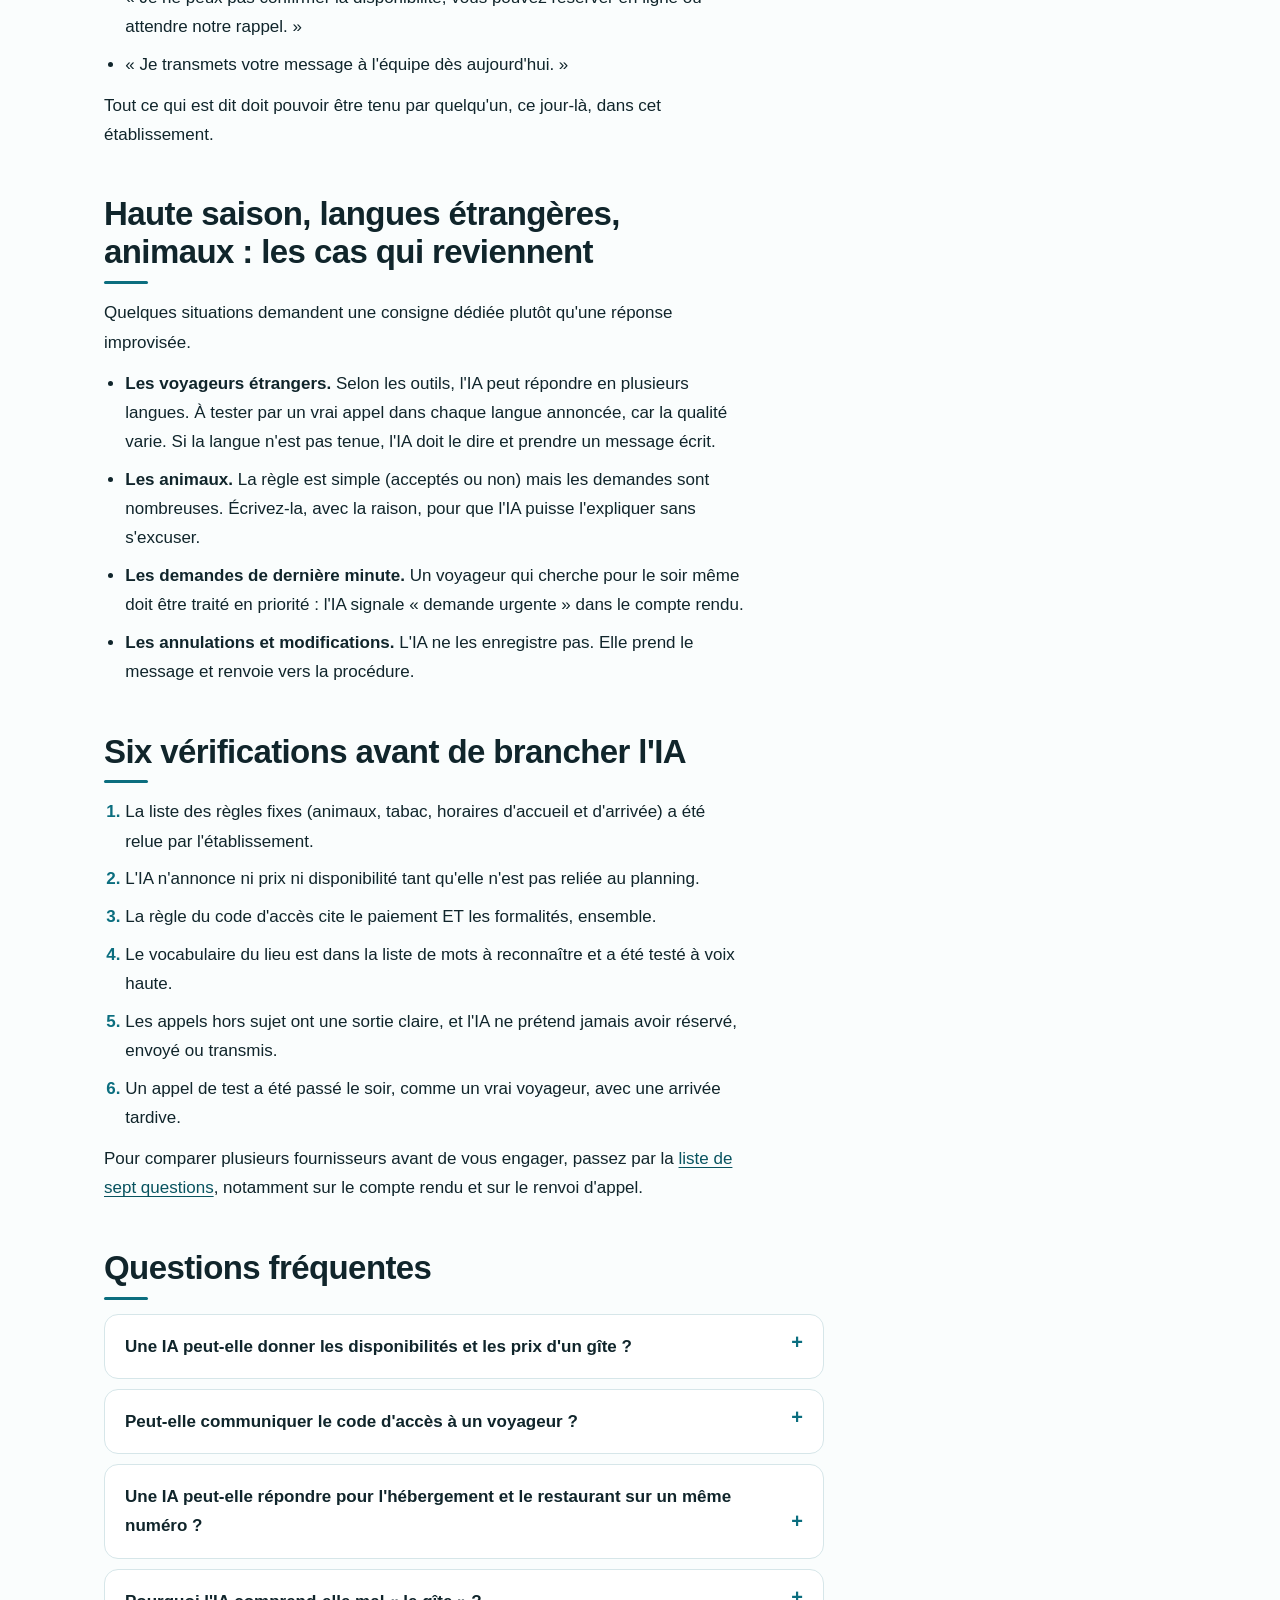
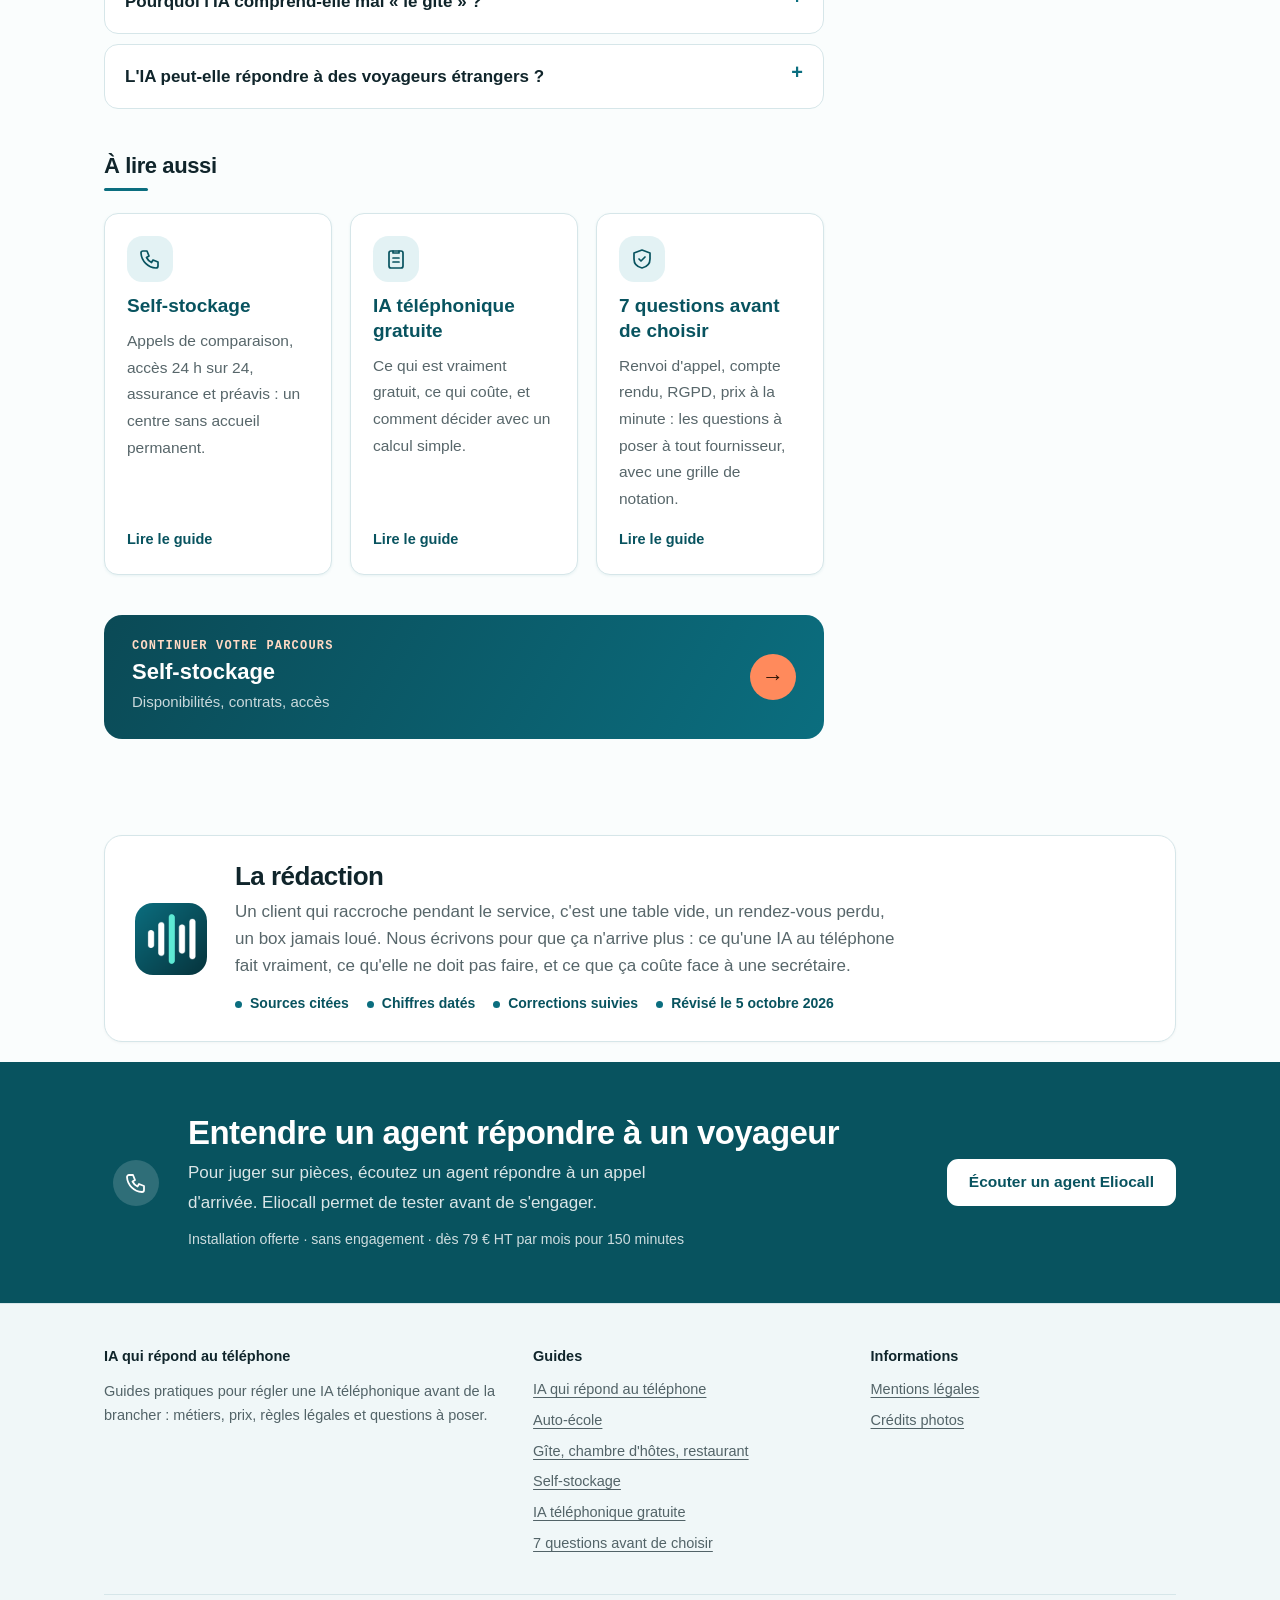
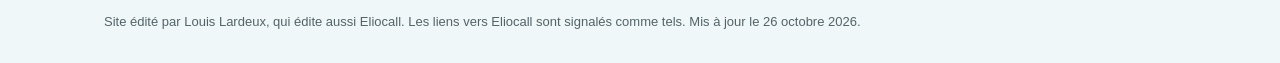
<file: hebergement-restaurant/index.html>
<!doctype html>
<html lang="fr">
<head>
<meta charset="utf-8">
<meta name="viewport" content="width=device-width, initial-scale=1">
<title>IA au téléphone pour un gîte ou une chambre d'hôtes</title>
<meta name="description" content="Arrivée tardive, code d&#x27;accès, animaux, restaurant : ce qu&#x27;une IA téléphonique peut dire pour un gîte ou une chambre d&#x27;hôtes, et la règle à respecter.">
<link rel="canonical" href="https://ia-qui-repond-au-telephone.eu/hebergement-restaurant/">
<meta property="og:type" content="article">
<meta property="og:locale" content="fr_FR">
<meta property="og:site_name" content="IA qui répond au téléphone">
<meta property="og:title" content="IA au téléphone pour un gîte ou une chambre d&#x27;hôtes">
<meta property="og:description" content="Arrivée tardive, code d&#x27;accès, animaux, restaurant : ce qu&#x27;une IA téléphonique peut dire pour un gîte ou une chambre d&#x27;hôtes, et la règle à respecter.">
<meta property="og:url" content="https://ia-qui-repond-au-telephone.eu/hebergement-restaurant/">
<meta property="og:image" content="https://ia-qui-repond-au-telephone.eu/og-image.png">
<meta property="og:image:width" content="1200">
<meta property="og:image:height" content="630">
<meta property="og:image:alt" content="IA qui répond au téléphone">
<meta name="twitter:card" content="summary_large_image">
<meta name="twitter:image" content="https://ia-qui-repond-au-telephone.eu/og-image.png">
<link rel="icon" href="/favicon.ico" sizes="48x48">
<link rel="icon" href="/favicon.svg" type="image/svg+xml">
<link rel="icon" href="/favicon-48.png" type="image/png" sizes="48x48">
<link rel="apple-touch-icon" href="/apple-touch-icon.png">
<meta name="theme-color" content="#0b6e7f">

<meta http-equiv="Content-Security-Policy" content="default-src 'self'; script-src 'self' 'unsafe-inline'; style-src 'self' 'unsafe-inline'; img-src 'self' data:; base-uri 'self'; form-action 'none'">
<meta name="referrer" content="strict-origin-when-cross-origin">
<script type="application/ld+json">{"@context": "https://schema.org", "@graph": [{"@type": "BreadcrumbList", "itemListElement": [{"@type": "ListItem", "position": 1, "name": "Accueil", "item": "https://ia-qui-repond-au-telephone.eu/"}, {"@type": "ListItem", "position": 2, "name": "Gîte, chambre d'hôtes, restaurant", "item": "https://ia-qui-repond-au-telephone.eu/hebergement-restaurant/"}]}, {"@type": "Article", "headline": "Une IA au téléphone pour un gîte, une chambre d'hôtes ou un restaurant", "description": "Arrivée tardive, code d'accès, animaux, restaurant : ce qu'une IA téléphonique peut dire pour un gîte ou une chambre d'hôtes, et la règle à respecter.", "inLanguage": "fr-FR", "datePublished": "2026-10-05", "dateModified": "2026-10-26", "mainEntityOfPage": "https://ia-qui-repond-au-telephone.eu/hebergement-restaurant/", "author": {"@type": "Organization", "name": "IA qui répond au téléphone", "url": "https://ia-qui-repond-au-telephone.eu"}, "publisher": {"@type": "Organization", "name": "IA qui répond au téléphone", "url": "https://ia-qui-repond-au-telephone.eu"}}, {"@type": "FAQPage", "mainEntity": [{"@type": "Question", "name": "Une IA peut-elle donner les disponibilités et les prix d'un gîte ?", "acceptedAnswer": {"@type": "Answer", "text": "Seulement si elle a accès à votre planning de réservation. Sinon, elle ne doit rien annoncer : elle prend la demande (dates, nombre de personnes) et renvoie vers la réservation en ligne ou vers un rappel."}}, {"@type": "Question", "name": "Peut-elle communiquer le code d'accès à un voyageur ?", "acceptedAnswer": {"@type": "Answer", "text": "Il vaut mieux que non, sauf si elle peut vérifier réellement le paiement et les formalités. Un « j'ai payé » dit au téléphone n'est pas une vérification."}}, {"@type": "Question", "name": "Une IA peut-elle répondre pour l'hébergement et le restaurant sur un même numéro ?", "acceptedAnswer": {"@type": "Answer", "text": "Oui, en demandant d'abord « hébergement ou restaurant ? ». Prévoyez une sortie pour les appels qui ne rentrent dans aucun des deux cas (facture, objet oublié, accès)."}}, {"@type": "Question", "name": "Pourquoi l'IA comprend-elle mal « le gîte » ?", "acceptedAnswer": {"@type": "Answer", "text": "La reconnaissance vocale confond souvent des mots du métier avec des mots courants. On corrige en ajoutant le vocabulaire de l'établissement (gîte, noms des logements, nom du restaurant) à la liste de mots à reconnaître."}}, {"@type": "Question", "name": "L'IA peut-elle répondre à des voyageurs étrangers ?", "acceptedAnswer": {"@type": "Answer", "text": "Selon les outils, plusieurs langues sont possibles. La qualité varie : testez chaque langue annoncée par un vrai appel, et prévoyez une prise de message écrite si la langue n'est pas tenue."}}]}]}</script>
<link rel="stylesheet" href="/style.css">
<script>(function(){var d=document.documentElement;if(window.matchMedia&&matchMedia("(prefers-reduced-motion: reduce)").matches)return;d.classList.add("i-js");setTimeout(function(){if(!window.__rvok)d.classList.add("i-show")},3500)})();</script>
</head>
<body>
<a class="i-skip" href="#contenu">Aller au contenu</a>
<div class="i-rdp" id="rdp" aria-hidden="true"><i></i></div>
<header class="i-top"><div class="i-wrap"><a class="i-brand" href="/">IA qui répond <span>au téléphone</span></a><nav class="i-nav" aria-label="Navigation"><a href="/auto-ecole/">Auto-école</a><a href="/hebergement-restaurant/" class="i-cur">Gîtes et restaurants</a><a href="/self-stockage/">Self-stockage</a><a href="/ia-telephone-gratuite/">IA gratuite&nbsp;?</a><a href="/questions-avant-de-choisir/">7 questions</a></nav><a class="i-btn i-small" href="https://eliocall.com/?utm_source=ia-qui-repond-au-telephone&amp;utm_medium=guide&amp;utm_campaign=header" rel="nofollow sponsored noopener">Écouter Eliocall</a></div></header>
<main id="contenu">
<div class="i-page-head"><img class="i-pgbg" src="/img/gite.jpg" alt="Chambre d'hôtes dans un gîte" width="1400" height="933" loading="eager" decoding="async"><div class="i-wrap"><div class="i-eq" aria-hidden="true"><i></i><i></i><i></i><i></i><i></i></div><div class="i-crumbs"><a href="/">Accueil</a><i>›</i>Gîte, chambre d'hôtes, restaurant</div><div class="i-kicker">Guide métier&nbsp;: hébergement et restauration</div><h1>Une IA au téléphone pour un gîte, une chambre d'hôtes ou un restaurant</h1><p class="i-lead">Le téléphone d'un hébergeur sonne pendant le service du soir, le ménage ou l'accueil sur place. Une IA peut répondre, à condition de savoir ce qu'elle a le droit de dire, et surtout ce qu'elle doit refuser de faire.</p><div class="i-meta"><span>Mis à jour le 26 octobre 2026</span><span>7 min de lecture</span></div></div></div>
<div class="i-wrap i-layout"><article class="i-doc"><div class="i-summary"><b>L'essentiel</b><ul><li>Sans accès au planning, l'IA n'annonce ni prix ni disponibilité&nbsp;: elle prend la demande et renvoie vers la réservation en ligne.</li><li>Le code d'accès n'est donné qu'après vérification réelle du paiement ET des formalités, jamais sur la parole de l'appelant.</li><li>La transcription confond les mots du métier («&nbsp;le gîte&nbsp;» devient «&nbsp;Lucie&nbsp;»)&nbsp;: on ajoute le vocabulaire du lieu dès le départ.</li><li>Hébergement et restaurant sur un même numéro&nbsp;: un accueil à deux choix et une sortie pour les autres appels.</li><li>L'IA ne prétend jamais avoir réservé, envoyé ou transmis ce qu'elle n'a pas pu faire.</li></ul></div><section id="qui-appelle" class="i-rv"><h2>Qui appelle un gîte ou une chambre d'hôtes, et à quel moment&nbsp;?</h2>
<p>Un hébergeur est rarement au téléphone. Il est en service au restaurant, il fait le ménage, il accueille des voyageurs sur place, ou il est tout simplement en week-end. Les appels tombent justement à ces moments-là. On y trouve quatre familles&nbsp;:</p>
<ul class="i-clean">
<li><strong>Les futurs voyageurs</strong>&nbsp;: disponibilités, tarifs, capacité, animaux acceptés ou non, durée minimale de séjour.</li>
<li><strong>Les voyageurs en route</strong>&nbsp;: heure d'arrivée, façon d'accéder au logement, où se garer, un retard de dernière minute.</li>
<li><strong>Les clients du restaurant</strong>&nbsp;: réserver une table, horaires, menu, table d'hôtes.</li>
<li><strong>Les appels hors sujet</strong>&nbsp;: une facture, un objet oublié, un fournisseur.</li>
</ul>
<p>Les appels les plus importants sont aussi les plus pressés&nbsp;: un voyageur qui cherche un logement pour le soir même rappelle le prochain gîte si personne ne répond. En haute saison, la ligne est occupée juste quand les demandes sont les plus nombreuses.</p>
</section><section id="sans-acces-au-planning" class="i-rv"><h2>Que peut dire une IA quand elle n'a pas accès au planning de réservation&nbsp;?</h2>
<p>Une IA qui n'est pas reliée à votre calendrier ne connaît ni les disponibilités ni les prix du jour. Elle ne doit donc <strong>jamais les annoncer</strong>. Un voyageur à qui l'on dit «&nbsp;oui, c'est libre&nbsp;» sur une supposition vient avec une attente que l'hébergeur ne pourra pas honorer.</p>
<p>Elle peut en revanche dire tout ce qui est stable&nbsp;:</p>
<ul class="i-clean">
<li>les règles de la maison (animaux interdits ou non, logements non-fumeurs)&nbsp;;</li>
<li>les heures d'accueil et d'arrivée&nbsp;;</li>
<li>les équipements, la capacité de chaque logement&nbsp;;</li>
<li>le moyen de réserver (en ligne, par message).</li>
</ul>
<p>Pour le reste, elle prend la demande&nbsp;: dates souhaitées, nombre de personnes, coordonnées, et renvoie vers la réservation en ligne ou vers un rappel. Le propriétaire répond ensuite avec les vraies disponibilités.</p>
<div class="i-callout i-co-tip"><strong>À retenir</strong><div><p>Le jour où l'IA est reliée à un outil de réservation, la règle change&nbsp;: elle peut alors annoncer des disponibilités, mais seulement celles que l'outil lui renvoie.</p></div></div></section><section id="arrivee-tardive" class="i-rv"><h2>Arrivée tardive&nbsp;: une IA peut-elle donner le code d'accès&nbsp;?</h2>
<p>C'est le cas le plus sensible. Le voyageur arrive à 21 h, l'accueil est fermé, il demande comment entrer. Donner un code d'accès sur sa seule parole («&nbsp;j'ai payé&nbsp;») revient à ouvrir la porte à n'importe qui.</p>
<p>La règle à écrire&nbsp;: le code n'est communiqué <strong>qu'après une vérification réelle du paiement et des formalités</strong>. Ces deux conditions vont ensemble, jamais l'une sans l'autre. Si l'IA ne peut pas vérifier elle-même, elle ne donne pas le code et laisse un message urgent à l'équipe.</p>
<div class="i-callbox" role="img" aria-label="Appel entrant, 21 h 05, accueil fermé"><div class="i-bar"><span class="i-dot"></span> Appel entrant, 21 h 05, accueil fermé</div><div class="i-msg i-in"><small>Voyageur</small>Bonjour, j'arrive ce soir, comment je fais pour entrer&nbsp;?</div><div class="i-msg i-ai"><small>Assistante virtuelle</small>Bonjour, je suis l'assistante virtuelle de l'établissement. Je ne peux pas vous donner de code moi-même&nbsp;: il est transmis par l'équipe après vérification de votre réservation. Je laisse un message urgent. À quel nom est la réservation&nbsp;?</div><p class="i-note">Exemple illustratif, pas un appel réel.</p></div>
<p>Cette règle peut sembler rigide à un voyageur fatigué. Elle protège pourtant tout le monde&nbsp;: le propriétaire, les autres clients présents dans la maison, et le voyageur lui-même, dont les affaires dorment dans un lieu à accès contrôlé. Prévoyez un numéro d'urgence pour que l'équipe puisse réagir vite, et testez-le.</p>
</section><section id="le-mot-gite" class="i-rv"><h2>Pourquoi l'IA comprend-elle «&nbsp;Lucie&nbsp;» quand on dit «&nbsp;le gîte&nbsp;»&nbsp;?</h2>
<p>Dans un établissement de montagne, l'IA a plusieurs fois compris «&nbsp;Lucie&nbsp;», «&nbsp;le git&nbsp;» ou «&nbsp;visite&nbsp;» à la place de «&nbsp;le gîte&nbsp;». Ce n'est pas un défaut de l'IA elle-même&nbsp;: c'est la transcription de la voix qui ne connaît pas le vocabulaire du métier. Au téléphone, avec une voix qui hésite ou un accent, les mots rares sont mal reconnus.</p>
<p>La correction est simple et se fait <strong>dès le départ</strong>&nbsp;: ajouter les mots de l'établissement à la liste des mots que la transcription doit reconnaître. Le tableau donne les catégories à penser.</p>
<div class="i-tablewrap"><table><tr><th>Type de mot</th><th>Exemples</th><th>Action</th></tr><tr><td>Le vocabulaire du métier</td><td>gîte, chambre d'hôtes, table d'hôtes, demi-pension</td><td>Ajouter à la liste des mots à reconnaître</td></tr><tr><td>Les noms de logements</td><td>le chalet, la bergerie, l'appartement du haut</td><td>Ajouter, avec une prononciation si besoin</td></tr><tr><td>Le nom de l'établissement et du restaurant</td><td>nom commercial, nom du chef</td><td>Ajouter, tester plusieurs prononciations</td></tr><tr><td>Les lieux</td><td>nom du village, de la vallée, des sentiers</td><td>Ajouter les noms difficiles à orthographier</td></tr></table></div>
<p>Faites le test&nbsp;: appelez l'agent et dites ces mots à voix normale, puis avec un léger bruit de fond. Si la transcription échoue sur un mot, le compte rendu sera faux sur ce mot, et l'équipe lira «&nbsp;Lucie&nbsp;» là où le voyageur a dit «&nbsp;le gîte&nbsp;».</p>
</section><section id="hebergement-et-restaurant" class="i-rv"><h2>Hébergement et restaurant sur un même numéro&nbsp;: comment organiser l'accueil&nbsp;?</h2>
<p>Beaucoup d'établissements ont un seul numéro pour l'hébergement et le restaurant. Un accueil du type «&nbsp;hébergement ou restaurant&nbsp;?&nbsp;» fonctionne bien&nbsp;: il oriente l'appel dès la première seconde, et l'IA applique les règles du bon service.</p>
<p>Son défaut&nbsp;: il force un choix entre deux cases. Les appels qui ne rentrent dans aucune (facture, objet oublié, accès, fournisseur) tournent en rond. Prévoyez une sortie claire&nbsp;: «&nbsp;si votre demande concerne autre chose, dites-le-moi&nbsp;» puis un message complet pour l'équipe.</p>
<ul class="i-clean">
<li><strong>Restaurant en plein service.</strong> Si l'IA n'est pas reliée au planning de tables, elle ne confirme aucune réservation. Elle prend le nom, le nombre de couverts, la date souhaitée, et l'équipe confirme.</li>
<li><strong>Horaires du restaurant.</strong> Ils diffèrent souvent de ceux de l'accueil de l'hébergement. Écrivez-les séparément.</li>
<li><strong>Table d'hôtes.</strong> Elle exige souvent une réservation la veille&nbsp;: l'IA doit connaître cette règle et la dire.</li>
</ul>
</section><section id="ce-que-l-ia-ne-doit-pas-pretendre" class="i-rv"><h2>Que ne doit-elle jamais prétendre avoir fait&nbsp;?</h2>
<p>La règle la plus utile à mettre en tête de ses consignes&nbsp;: <strong>l'IA ne dit que ce qui est vrai.</strong> Si elle n'a pas l'outil, elle ne dit jamais «&nbsp;j'ai réservé&nbsp;», «&nbsp;je vous ai envoyé un message&nbsp;» ou «&nbsp;j'ai transmis le code&nbsp;». Les voyageurs attendent alors le message qui n'arrivera pas, et rappellent, plus agacés qu'avant.</p>
<p>Ce qu'elle peut dire, en revanche, est tout aussi clair&nbsp;:</p>
<ul class="i-clean">
<li>«&nbsp;Je note votre demande et l'équipe vous rappelle.&nbsp;»</li>
<li>«&nbsp;Je ne peux pas confirmer la disponibilité, vous pouvez réserver en ligne ou attendre notre rappel.&nbsp;»</li>
<li>«&nbsp;Je transmets votre message à l'équipe dès aujourd'hui.&nbsp;»</li>
</ul>
<p>Tout ce qui est dit doit pouvoir être tenu par quelqu'un, ce jour-là, dans cet établissement.</p>
</section><section id="haute-saison" class="i-rv"><h2>Haute saison, langues étrangères, animaux&nbsp;: les cas qui reviennent</h2>
<p>Quelques situations demandent une consigne dédiée plutôt qu'une réponse improvisée.</p>
<ul class="i-clean">
<li><strong>Les voyageurs étrangers.</strong> Selon les outils, l'IA peut répondre en plusieurs langues. À tester par un vrai appel dans chaque langue annoncée, car la qualité varie. Si la langue n'est pas tenue, l'IA doit le dire et prendre un message écrit.</li>
<li><strong>Les animaux.</strong> La règle est simple (acceptés ou non) mais les demandes sont nombreuses. Écrivez-la, avec la raison, pour que l'IA puisse l'expliquer sans s'excuser.</li>
<li><strong>Les demandes de dernière minute.</strong> Un voyageur qui cherche pour le soir même doit être traité en priorité&nbsp;: l'IA signale «&nbsp;demande urgente&nbsp;» dans le compte rendu.</li>
<li><strong>Les annulations et modifications.</strong> L'IA ne les enregistre pas. Elle prend le message et renvoie vers la procédure.</li>
</ul>
</section><section id="verifications" class="i-rv"><h2>Six vérifications avant de brancher l'IA</h2>
<ol class="i-rules">
<li>La liste des règles fixes (animaux, tabac, horaires d'accueil et d'arrivée) a été relue par l'établissement.</li>
<li>L'IA n'annonce ni prix ni disponibilité tant qu'elle n'est pas reliée au planning.</li>
<li>La règle du code d'accès cite le paiement ET les formalités, ensemble.</li>
<li>Le vocabulaire du lieu est dans la liste de mots à reconnaître et a été testé à voix haute.</li>
<li>Les appels hors sujet ont une sortie claire, et l'IA ne prétend jamais avoir réservé, envoyé ou transmis.</li>
<li>Un appel de test a été passé le soir, comme un vrai voyageur, avec une arrivée tardive.</li>
</ol>
<p>Pour comparer plusieurs fournisseurs avant de vous engager, passez par la <a href="/questions-avant-de-choisir/">liste de sept questions</a>, notamment sur le compte rendu et sur le renvoi d'appel.</p>
</section><section id="questions" class="i-rv"><h2>Questions fréquentes</h2><details><summary>Une IA peut-elle donner les disponibilités et les prix d'un gîte&nbsp;?</summary><p>Seulement si elle a accès à votre planning de réservation. Sinon, elle ne doit rien annoncer&nbsp;: elle prend la demande (dates, nombre de personnes) et renvoie vers la réservation en ligne ou vers un rappel.</p></details><details><summary>Peut-elle communiquer le code d'accès à un voyageur&nbsp;?</summary><p>Il vaut mieux que non, sauf si elle peut vérifier réellement le paiement et les formalités. Un «&nbsp;j'ai payé&nbsp;» dit au téléphone n'est pas une vérification.</p></details><details><summary>Une IA peut-elle répondre pour l'hébergement et le restaurant sur un même numéro&nbsp;?</summary><p>Oui, en demandant d'abord «&nbsp;hébergement ou restaurant&nbsp;?&nbsp;». Prévoyez une sortie pour les appels qui ne rentrent dans aucun des deux cas (facture, objet oublié, accès).</p></details><details><summary>Pourquoi l'IA comprend-elle mal «&nbsp;le gîte&nbsp;»&nbsp;?</summary><p>La reconnaissance vocale confond souvent des mots du métier avec des mots courants. On corrige en ajoutant le vocabulaire de l'établissement (gîte, noms des logements, nom du restaurant) à la liste de mots à reconnaître.</p></details><details><summary>L'IA peut-elle répondre à des voyageurs étrangers&nbsp;?</summary><p>Selon les outils, plusieurs langues sont possibles. La qualité varie&nbsp;: testez chaque langue annoncée par un vrai appel, et prévoyez une prise de message écrite si la langue n'est pas tenue.</p></details></section><div class="i-related"><h2>À lire aussi</h2><div class="i-cards i-cols3"><a class="i-card" href="/self-stockage/"><span class="i-ico" aria-hidden="true"><svg viewBox="0 0 24 24" width="24" height="24" fill="none" stroke="currentColor" stroke-width="1.7" stroke-linecap="round" stroke-linejoin="round"><path d="M5 4h4l2 5-2.5 1.5a11 11 0 0 0 5 5L15 13l5 2v4a2 2 0 0 1-2 2A16 16 0 0 1 3 6a2 2 0 0 1 2-2z"/></svg></span><h3>Self-stockage</h3><p>Appels de comparaison, accès 24 h sur 24, assurance et préavis&nbsp;: un centre sans accueil permanent.</p><span class="i-more">Lire le guide</span></a><a class="i-card" href="/ia-telephone-gratuite/"><span class="i-ico" aria-hidden="true"><svg viewBox="0 0 24 24" width="24" height="24" fill="none" stroke="currentColor" stroke-width="1.7" stroke-linecap="round" stroke-linejoin="round"><rect x="5" y="4" width="14" height="17" rx="2"/><path d="M9 4v2h6V4M9 11h6M9 15h6"/></svg></span><h3>IA téléphonique gratuite</h3><p>Ce qui est vraiment gratuit, ce qui coûte, et comment décider avec un calcul simple.</p><span class="i-more">Lire le guide</span></a><a class="i-card" href="/questions-avant-de-choisir/"><span class="i-ico" aria-hidden="true"><svg viewBox="0 0 24 24" width="24" height="24" fill="none" stroke="currentColor" stroke-width="1.7" stroke-linecap="round" stroke-linejoin="round"><path d="M12 3l8 3v6c0 5-3.5 8-8 9-4.5-1-8-4-8-9V6z"/><path d="M9 12l2 2 4-4"/></svg></span><h3>7 questions avant de choisir</h3><p>Renvoi d'appel, compte rendu, RGPD, prix à la minute&nbsp;: les questions à poser à tout fournisseur, avec une grille de notation.</p><span class="i-more">Lire le guide</span></a></div></div><div id="nx-box" hidden></div></article><aside class="i-side"><nav class="i-toc" aria-label="Sommaire"><b>Sommaire</b><ol><li><a href="#qui-appelle">Qui appelle un gîte ou une chambre d'hôtes, et à quel moment&nbsp;?</a></li><li><a href="#sans-acces-au-planning">Que peut dire une IA quand elle n'a pas accès au planning de réservation&nbsp;?</a></li><li><a href="#arrivee-tardive">Arrivée tardive&nbsp;: une IA peut-elle donner le code d'accès&nbsp;?</a></li><li><a href="#le-mot-gite">Pourquoi l'IA comprend-elle «&nbsp;Lucie&nbsp;» quand on dit «&nbsp;le gîte&nbsp;»&nbsp;?</a></li><li><a href="#hebergement-et-restaurant">Hébergement et restaurant sur un même numéro&nbsp;: comment organiser l'accueil&nbsp;?</a></li><li><a href="#ce-que-l-ia-ne-doit-pas-pretendre">Que ne doit-elle jamais prétendre avoir fait&nbsp;?</a></li><li><a href="#haute-saison">Haute saison, langues étrangères, animaux&nbsp;: les cas qui reviennent</a></li><li><a href="#verifications">Six vérifications avant de brancher l'IA</a></li></ol></nav><div class="i-sidecta"><b>Entendez-le décrocher</b><p>Un agent vocal Eliocall répond à votre place, à toute heure. Installation offerte, sans engagement.</p><a class="i-btn" href="https://eliocall.com/?utm_source=ia-qui-repond-au-telephone&utm_medium=guide&utm_campaign=ecouter#hero-form" rel="nofollow sponsored noopener">Écouter un agent</a><small style="display:block;margin-top:10px;opacity:.75">Dès 79 € HT par mois · 150 minutes</small></div><div id="jr-box" hidden></div></aside></div>
<section class="i-rdn" id="redaction"><div class="i-wrap"><div class="i-rdc"><img class="i-rdm" src="/icon-192.png" alt="Logo de la rédaction" width="72" height="72" loading="lazy" decoding="async"><div><h2>La rédaction</h2><p>Un client qui raccroche pendant le service, c'est une table vide, un rendez-vous perdu, un box jamais loué. Nous écrivons pour que ça n'arrive plus&nbsp;: ce qu'une IA au téléphone fait vraiment, ce qu'elle ne doit pas faire, et ce que ça coûte face à une secrétaire.</p><ul><li>Sources citées</li><li>Chiffres datés</li><li>Corrections suivies</li><li>Révisé le 5 octobre 2026</li></ul></div></div></div></section>
<div class="i-band"><div class="i-wrap"><div><div class="i-rg" aria-hidden="true"><span></span><span></span><span></span><b><svg viewBox="0 0 24 24" width="24" height="24" fill="none" stroke="#fff" stroke-width="1.8" stroke-linecap="round" stroke-linejoin="round"><path d="M5 4h4l2 5-2.5 1.5a11 11 0 0 0 5 5L15 13l5 2v4a2 2 0 0 1-2 2A16 16 0 0 1 3 6a2 2 0 0 1 2-2z"/></svg></b></div><div><h2>Entendre un agent répondre à un voyageur</h2><p>Pour juger sur pièces, écoutez un agent répondre à un appel d'arrivée. Eliocall permet de tester avant de s'engager.</p><small style="display:block;margin-top:10px;opacity:.8">Installation offerte · sans engagement · dès 79 € HT par mois pour 150 minutes</small></div></div><a class="i-btn" href="https://eliocall.com/?utm_source=ia-qui-repond-au-telephone&amp;utm_medium=guide&amp;utm_campaign=hebergement" rel="nofollow sponsored noopener">Écouter un agent Eliocall</a></div></div>
</main>
<footer class="i-foot"><div class="i-wrap"><div><b>IA qui répond <span>au téléphone</span></b><p>Guides pratiques pour régler une IA téléphonique avant de la brancher&nbsp;: métiers, prix, règles légales et questions à poser.</p></div><div><b>Guides</b><ul><li><a href="/">IA qui répond au téléphone</a></li><li><a href="/auto-ecole/">Auto-école</a></li><li><a href="/hebergement-restaurant/">Gîte, chambre d'hôtes, restaurant</a></li><li><a href="/self-stockage/">Self-stockage</a></li><li><a href="/ia-telephone-gratuite/">IA téléphonique gratuite</a></li><li><a href="/questions-avant-de-choisir/">7 questions avant de choisir</a></li></ul></div><div><b>Informations</b><ul><li><a href="/mentions-legales/">Mentions légales</a></li><li><a href="/mentions-legales/#credits-photos">Crédits photos</a></li></ul></div><div class="i-small">Site édité par Louis Lardeux, qui édite aussi Eliocall. Les liens vers Eliocall sont signalés comme tels. Mis à jour le 26 octobre 2026.</div></div></footer>
<script>(function(){var P="i-",d=document;if(window.matchMedia&&matchMedia("(prefers-reduced-motion: reduce)").matches)return;window.__rvok=1;
var rd=d.getElementById("rdp"),bar=rd&&rd.firstElementChild,top=d.querySelector("."+P+"top"),tk=false;
function onS(){tk=false;var h=d.documentElement,max=h.scrollHeight-h.clientHeight,y=window.pageYOffset||h.scrollTop;if(bar&&max>0)bar.style.transform="scaleX("+Math.min(1,y/max)+")";if(top){if(y>8)top.classList.add(P+"sc");else top.classList.remove(P+"sc")}}
window.addEventListener("scroll",function(){if(!tk){tk=true;requestAnimationFrame(onS)}},{passive:true});onS();
var ap=[].slice.call(d.querySelectorAll("[data-ap]"));if("IntersectionObserver" in window){var ao=new IntersectionObserver(function(es){es.forEach(function(e){if(e.isIntersecting)e.target.removeAttribute("data-off");else e.target.setAttribute("data-off","1")})},{rootMargin:"80px"});ap.forEach(function(el){ao.observe(el)})}
var rv=[].slice.call(d.querySelectorAll("."+P+"rv"));
if("IntersectionObserver" in window){var io=new IntersectionObserver(function(es){es.forEach(function(e){if(e.isIntersecting){e.target.classList.add(P+"in");io.unobserve(e.target)}})},{threshold:.06,rootMargin:"0px 0px -5% 0px"});rv.forEach(function(el){io.observe(el)})}else{rv.forEach(function(el){el.classList.add(P+"in")})}
var links=[].slice.call(d.querySelectorAll("."+P+"toc a")),map={};links.forEach(function(a){map[a.getAttribute("href").slice(1)]=a});
if("IntersectionObserver" in window&&links.length){var so=new IntersectionObserver(function(es){es.forEach(function(e){if(e.isIntersecting){links.forEach(function(a){a.classList.remove(P+"act")});var a=map[e.target.id];if(a)a.classList.add(P+"act")}})},{rootMargin:"-18% 0px -70% 0px"});[].slice.call(d.querySelectorAll("."+P+"doc section[id]")).forEach(function(x){so.observe(x)})}
})();</script>

<div id="stk" role="complementary" aria-label="Écouter un agent vocal"><a href="https://eliocall.com/?utm_source=ia-qui-repond-au-telephone&utm_medium=guide&utm_campaign=ecouter#hero-form" rel="nofollow sponsored noopener"><span class="i-w" aria-hidden="true"><i></i><i></i><i></i><i></i></span><span><b>Entendre un agent vocal Eliocall</b><small>Démonstration sur eliocall.com</small></span></a><button type="button" id="stk-x" aria-label="Masquer">×</button></div>
<script>(function(){
var $=function(i){return document.getElementById(i)},KS="ia-seen-v1",KR="ia-last-v1",CUR=location.pathname.replace(/index\.html$/,""),J=[["/", "Comprendre l'IA au téléphone", "Fonctionnement, limites, coût"], ["/questions-avant-de-choisir/", "Les 7 questions à poser", "Avant de choisir un fournisseur"], ["/auto-ecole/", "Auto-école", "Inscriptions, rendez-vous, forfaits"], ["/hebergement-restaurant/", "Gîte, chambre d'hôtes, restaurant", "Réservations et règles d'arrivée"], ["/self-stockage/", "Self-stockage", "Disponibilités, contrats, accès"], ["/ia-telephone-gratuite/", "Les offres gratuites", "Ce qui existe, où sont les limites"]],HEAR="https://eliocall.com/?utm_source=ia-qui-repond-au-telephone&utm_medium=guide&utm_campaign=ecouter#hero-form";
var seen={};try{seen=JSON.parse(localStorage.getItem(KS)||"{}")}catch(e){}seen[CUR]=1;try{localStorage.setItem(KS,JSON.stringify(seen))}catch(e){}
function n(){return J.filter(function(x){return seen[x[0]]}).length}
/* parcours dans la colonne latérale */
var jr=$("jr-box");if(jr){var h=document.createElement("h4"),t=document.createElement("strong");t.textContent="Votre parcours";var c=document.createElement("span");c.textContent=n()+"/"+J.length;h.appendChild(t);h.appendChild(c);jr.appendChild(h);
var pr=document.createElement("div");pr.setAttribute("data-pr","");var bar=document.createElement("i");pr.appendChild(bar);jr.appendChild(pr);var ol=document.createElement("ol");
J.forEach(function(x,i){var li=document.createElement("li"),a=document.createElement("a");a.href=x[0];if(x[0]===CUR)a.setAttribute("aria-current","page");if(seen[x[0]])a.setAttribute("data-seen","1");var em=document.createElement("em");em.textContent=seen[x[0]]?"✓":(i+1);a.appendChild(em);a.appendChild(document.createTextNode(x[1]));li.appendChild(a);ol.appendChild(li)});jr.appendChild(ol);jr.hidden=false;setTimeout(function(){bar.style.width=Math.round(100*n()/J.length)+"%"},60)}
/* badges « déjà lu » sur les cartes */
[].slice.call(document.querySelectorAll("a[href^='/']")).forEach(function(a){var p=a.getAttribute("href").split("#")[0];if(a.className&&/card/.test(a.className)){a.setAttribute("data-card","");if(seen[p]&&p!==CUR)a.setAttribute("data-seen","1")}});
/* suite de lecture */
var nx=$("nx-box");if(nx){var idx=-1;J.forEach(function(x,i){if(x[0]===CUR)idx=i});var nxt=null;for(var k=1;k<=J.length;k++){var c2=J[(idx+k)%J.length];if(!seen[c2[0]]){nxt=c2;break}}
var a=document.createElement("a");if(nxt){a.href=nxt[0];a.innerHTML="<div><small>Continuer votre parcours</small><strong></strong><span></span></div><b>→</b>";a.querySelector("strong").textContent=nxt[1];a.querySelector("span").textContent=nxt[2]}
else{a.href=HEAR;a.rel="nofollow sponsored noopener";a.innerHTML="<div><small>Parcours terminé</small><strong>Passez de la théorie à l'écoute</strong><span>Entendez un agent vocal Eliocall répondre à votre place.</span></div><b>→</b>"}
nx.appendChild(a);nx.hidden=false}
/* bouton flottant */
var stk=$("stk");try{if(sessionStorage.getItem("ia-stk-x"))stk.hidden=true}catch(e){}
$("stk-x").addEventListener("click",function(){stk.hidden=true;try{sessionStorage.setItem("ia-stk-x","1")}catch(e){}});
function onScroll(){var y=window.pageYOffset,max=document.documentElement.scrollHeight-innerHeight;var tt=$("rs-toast");if(tt&&y>300)tt.removeAttribute("data-show");if(y>700&&y<max-420)stk.setAttribute("data-show","");else stk.removeAttribute("data-show")}
window.addEventListener("scroll",function(){requestAnimationFrame(onScroll)},{passive:true});onScroll();
/* reprendre la lecture */
var secs=[].slice.call(document.querySelectorAll("section[id]")).filter(function(s){return s.id!=="demo"&&s.querySelector("h2")}),tk=0;
function save(){var best=null;secs.forEach(function(s){var r=s.getBoundingClientRect();if(r.top<innerHeight*.45)best=s});if(!best||window.pageYOffset<500)return;try{localStorage.setItem(KR,JSON.stringify({p:CUR,id:best.id,h:best.querySelector("h2").textContent.replace(/\s+/g," ").trim(),t:Date.now()}))}catch(e){}}
window.addEventListener("scroll",function(){clearTimeout(tk);tk=setTimeout(save,700)},{passive:true});
try{var last=JSON.parse(localStorage.getItem(KR)||"null");if(last&&Date.now()-last.t<14*864e5&&window.pageYOffset<200&&!location.hash){var tg=last.p===CUR?document.getElementById(last.id):null;if(last.p!==CUR||tg){var ts=document.createElement("div");ts.id="rs-toast";ts.setAttribute("role","status");var p=document.createElement("p");p.textContent=(last.p===CUR?"Reprendre à « ":"Reprendre votre lecture : « ")+last.h.slice(0,70)+" »";ts.appendChild(p);
var go=document.createElement(last.p===CUR?"button":"a");go.textContent="Reprendre";if(last.p===CUR){go.type="button";go.addEventListener("click",function(){tg.scrollIntoView({behavior:"smooth",block:"start"});ts.removeAttribute("data-show")})}else{go.href=last.p+"#"+last.id}ts.appendChild(go);
var no=document.createElement("button");no.type="button";no.setAttribute("data-no","");no.textContent="Non merci";no.addEventListener("click",function(){ts.removeAttribute("data-show");try{localStorage.removeItem(KR)}catch(e){}});ts.appendChild(no);document.body.appendChild(ts);setTimeout(function(){ts.setAttribute("data-show","")},1400);setTimeout(function(){ts.removeAttribute("data-show")},14000)}}}catch(e){}
})();</script>

</body>
</html>
</file>
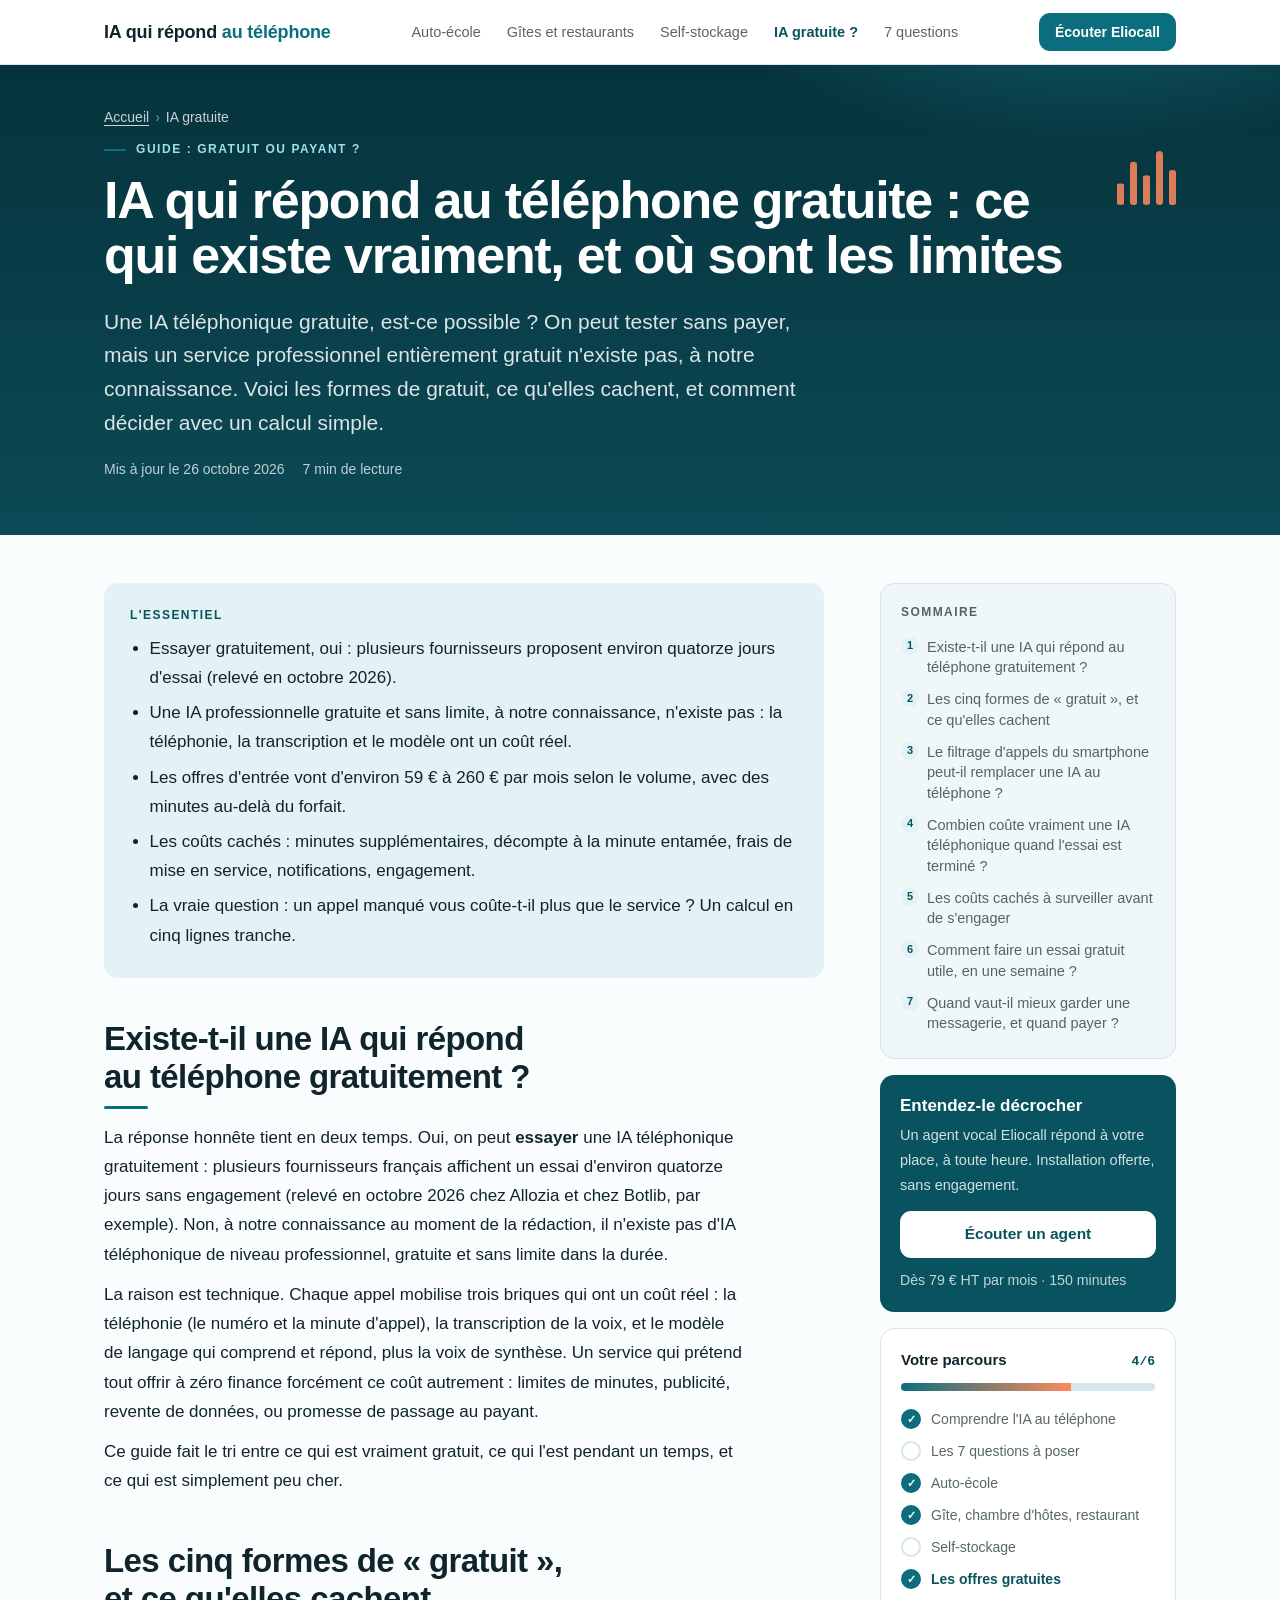
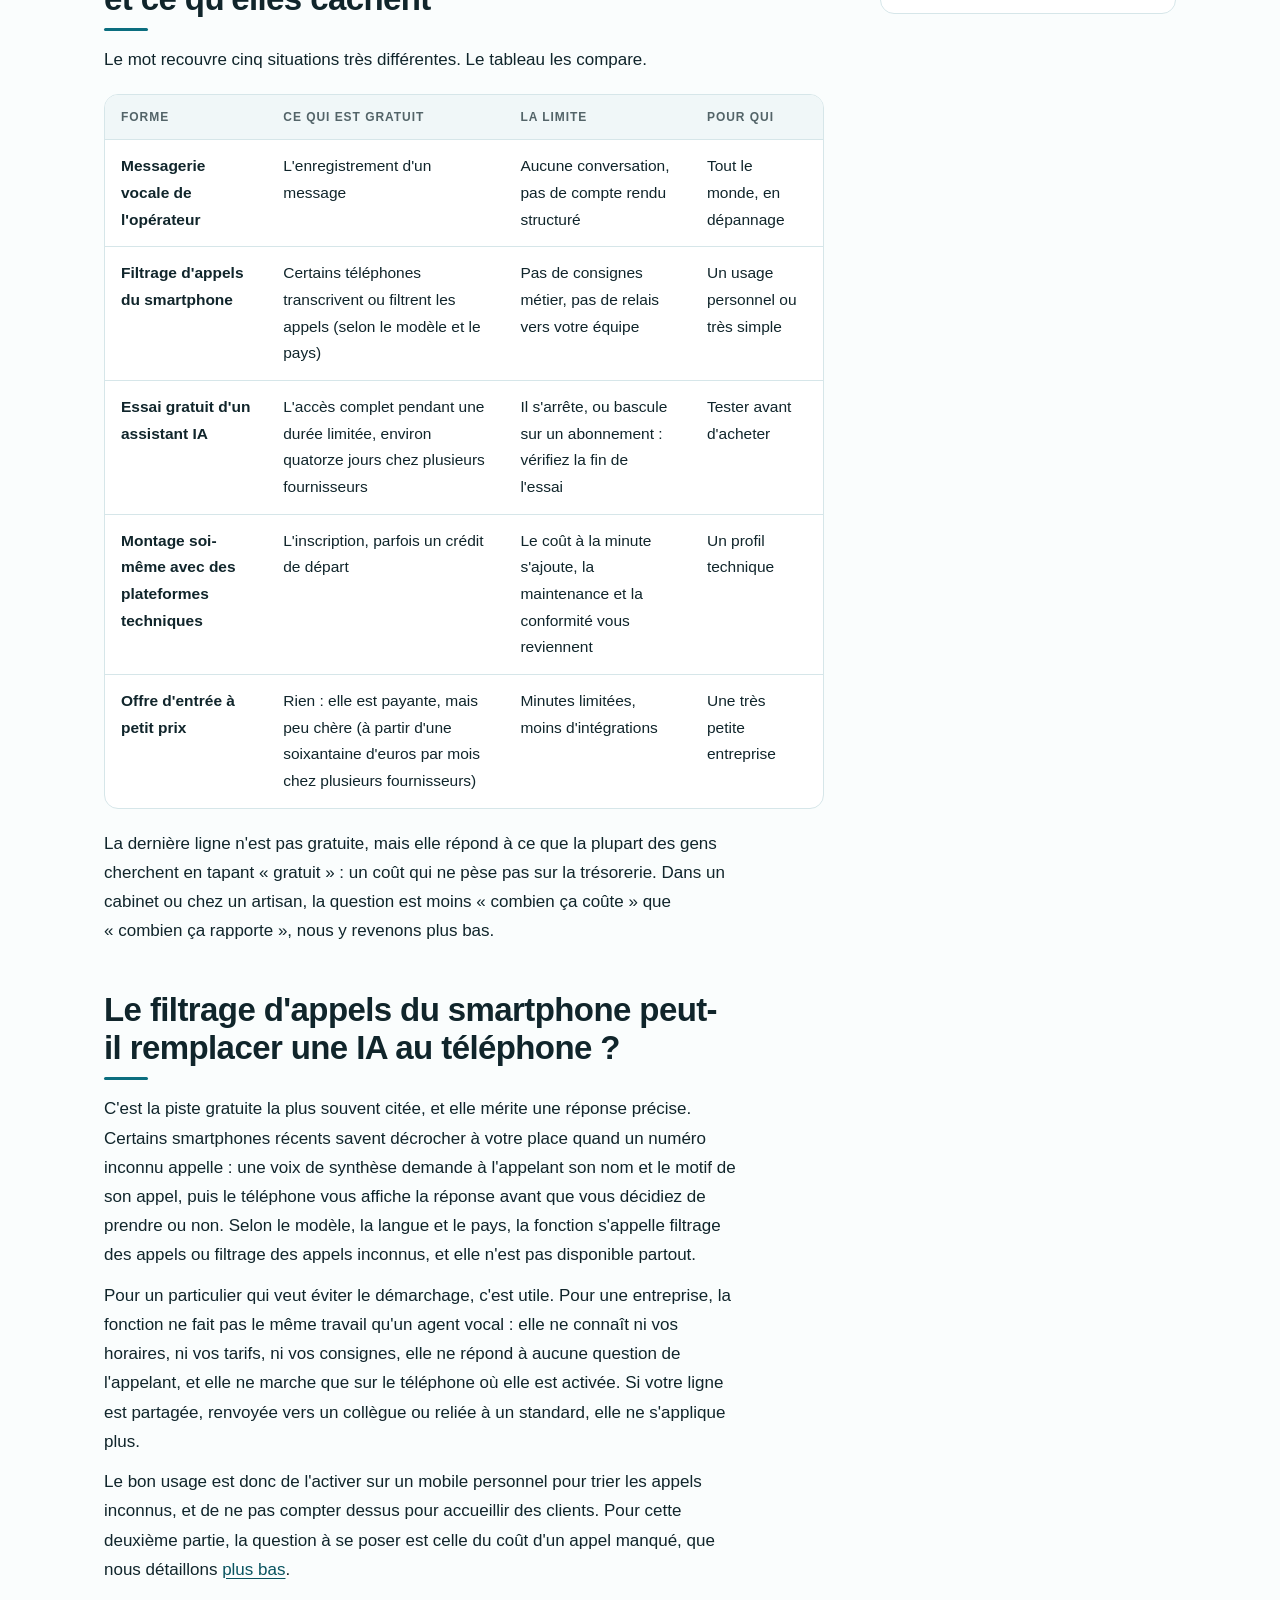
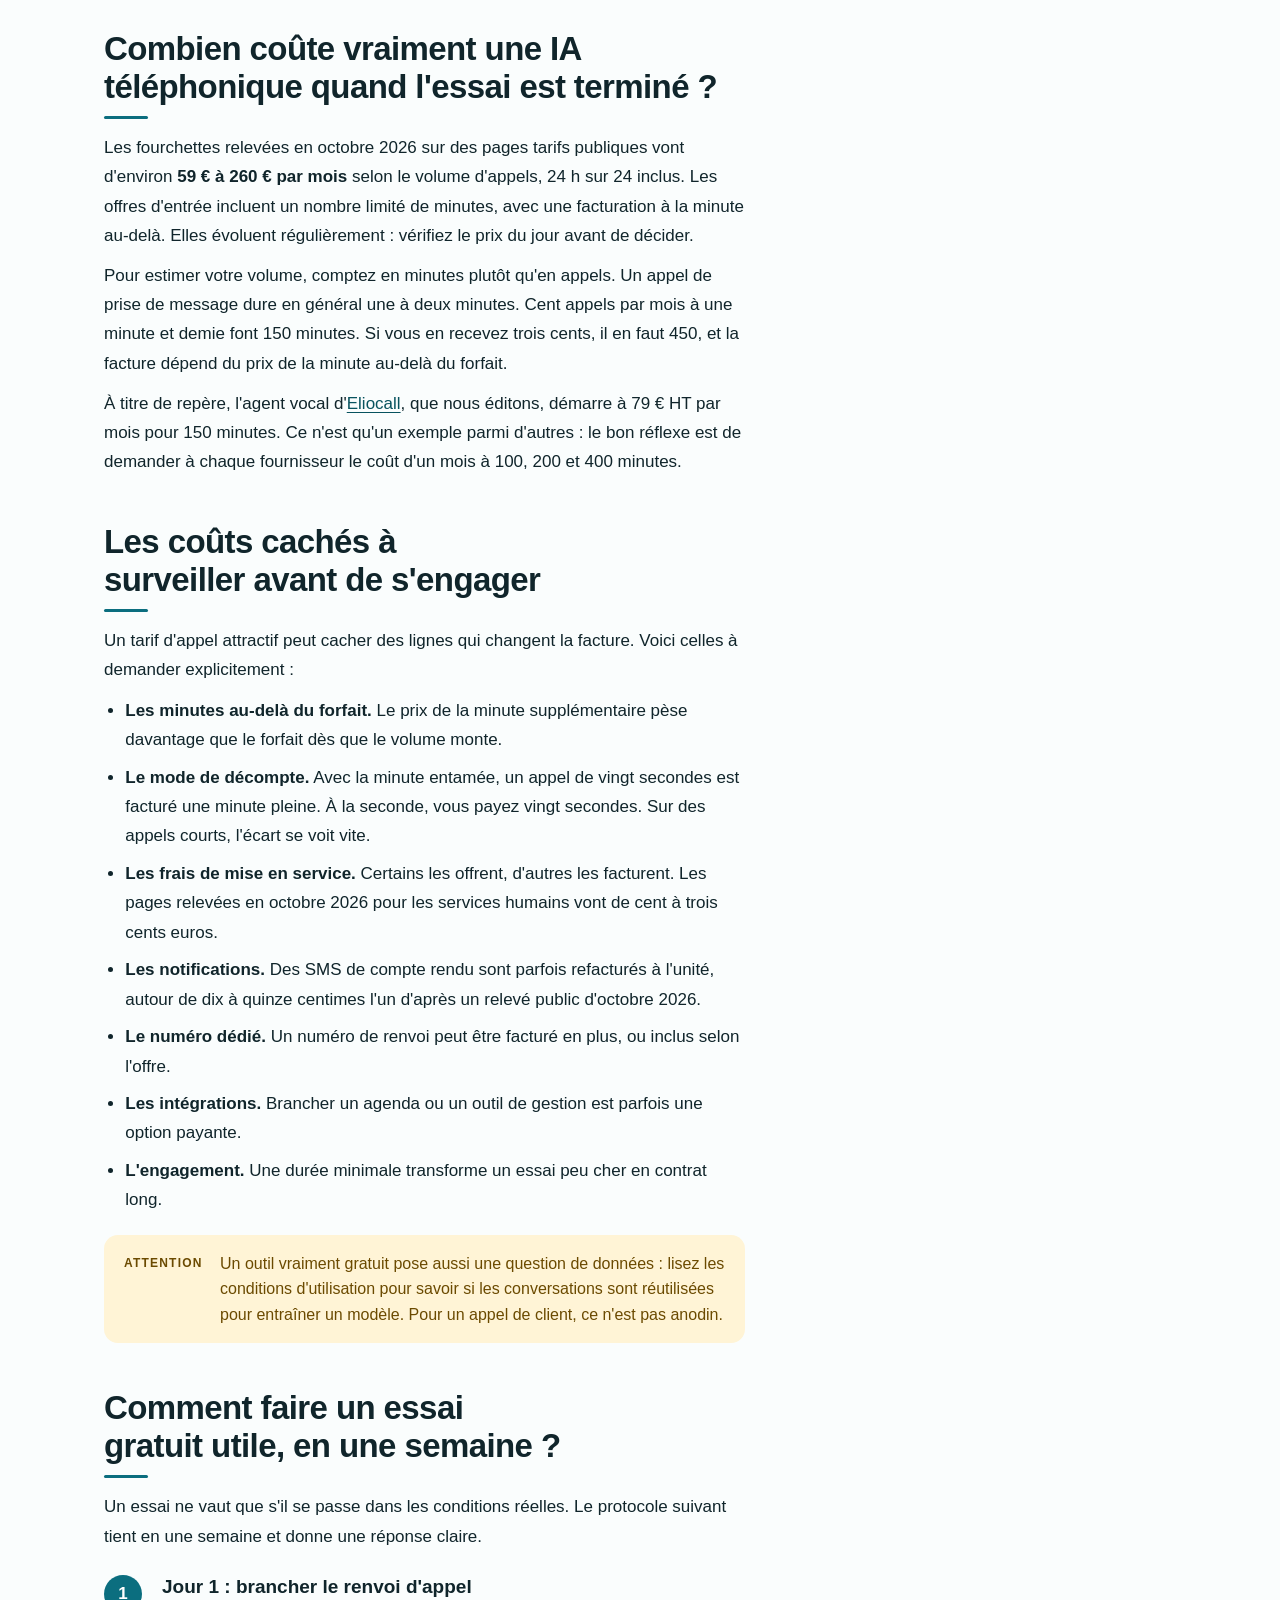
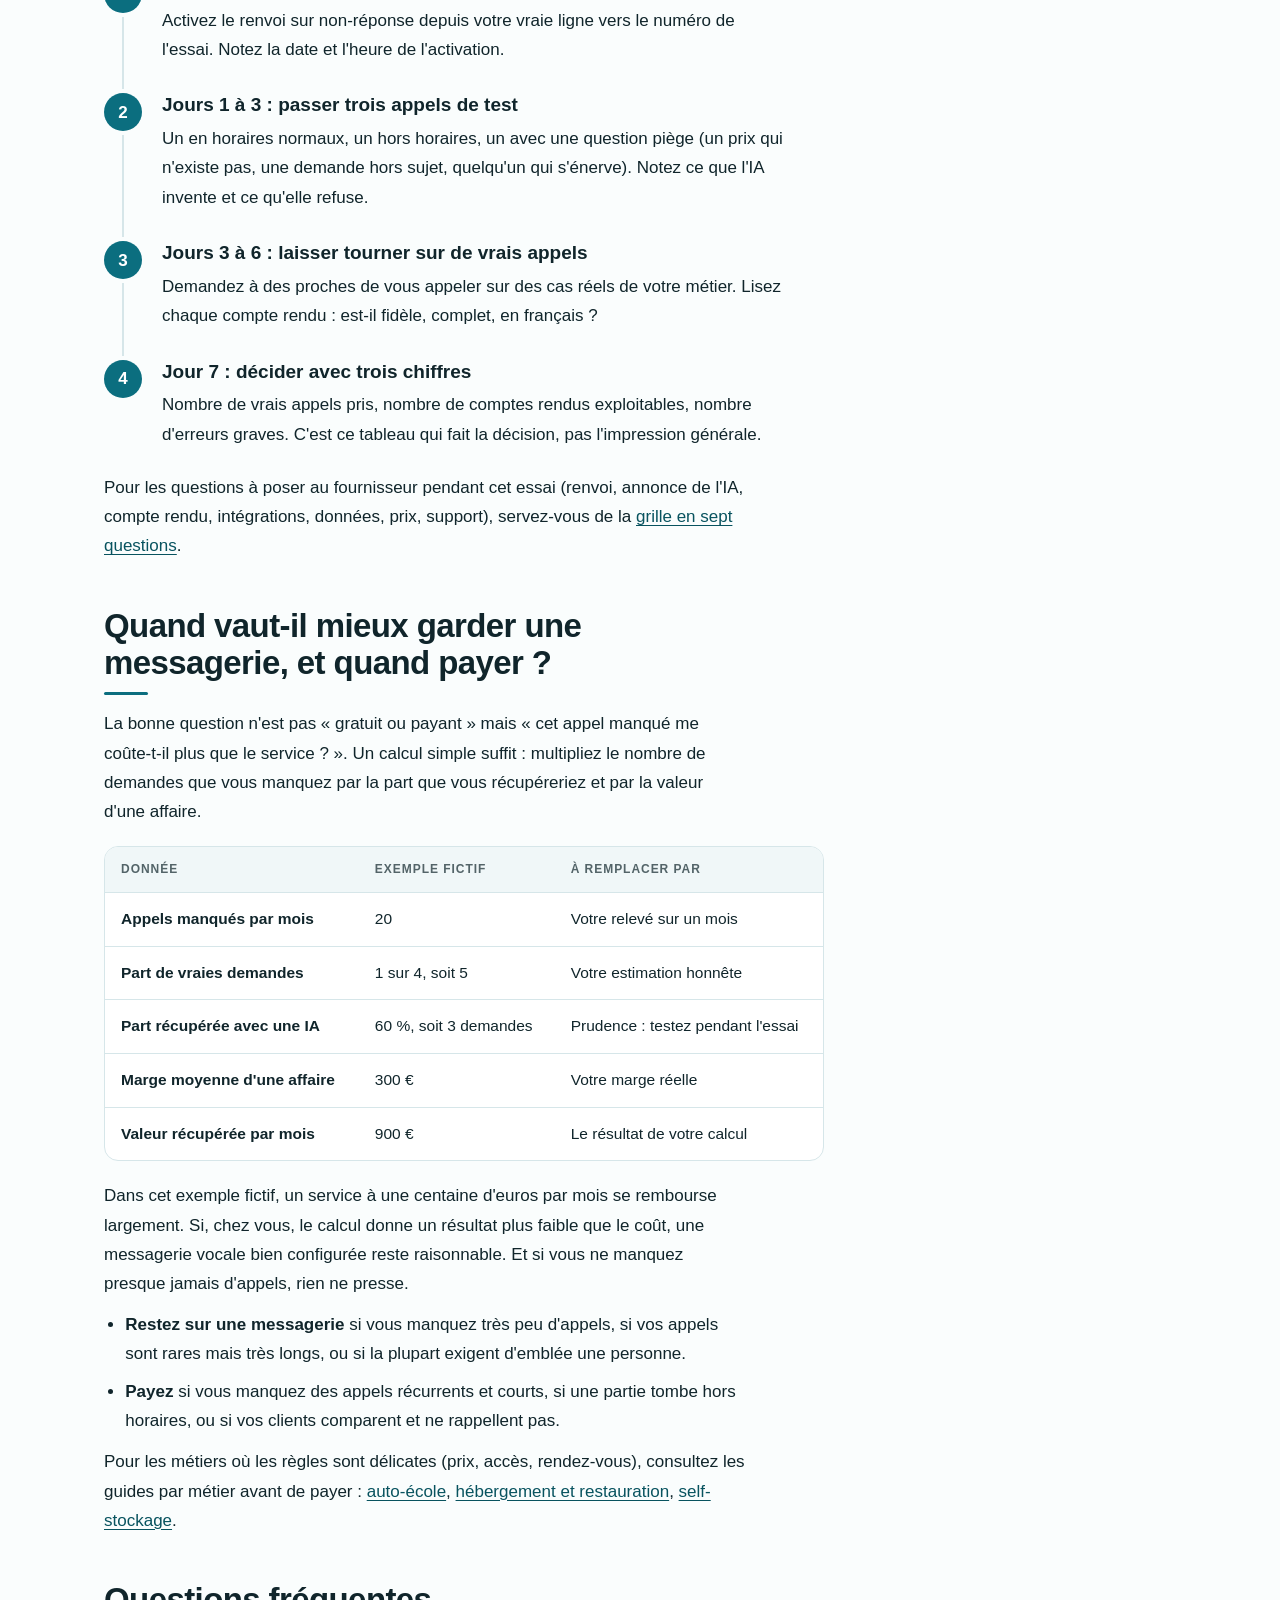
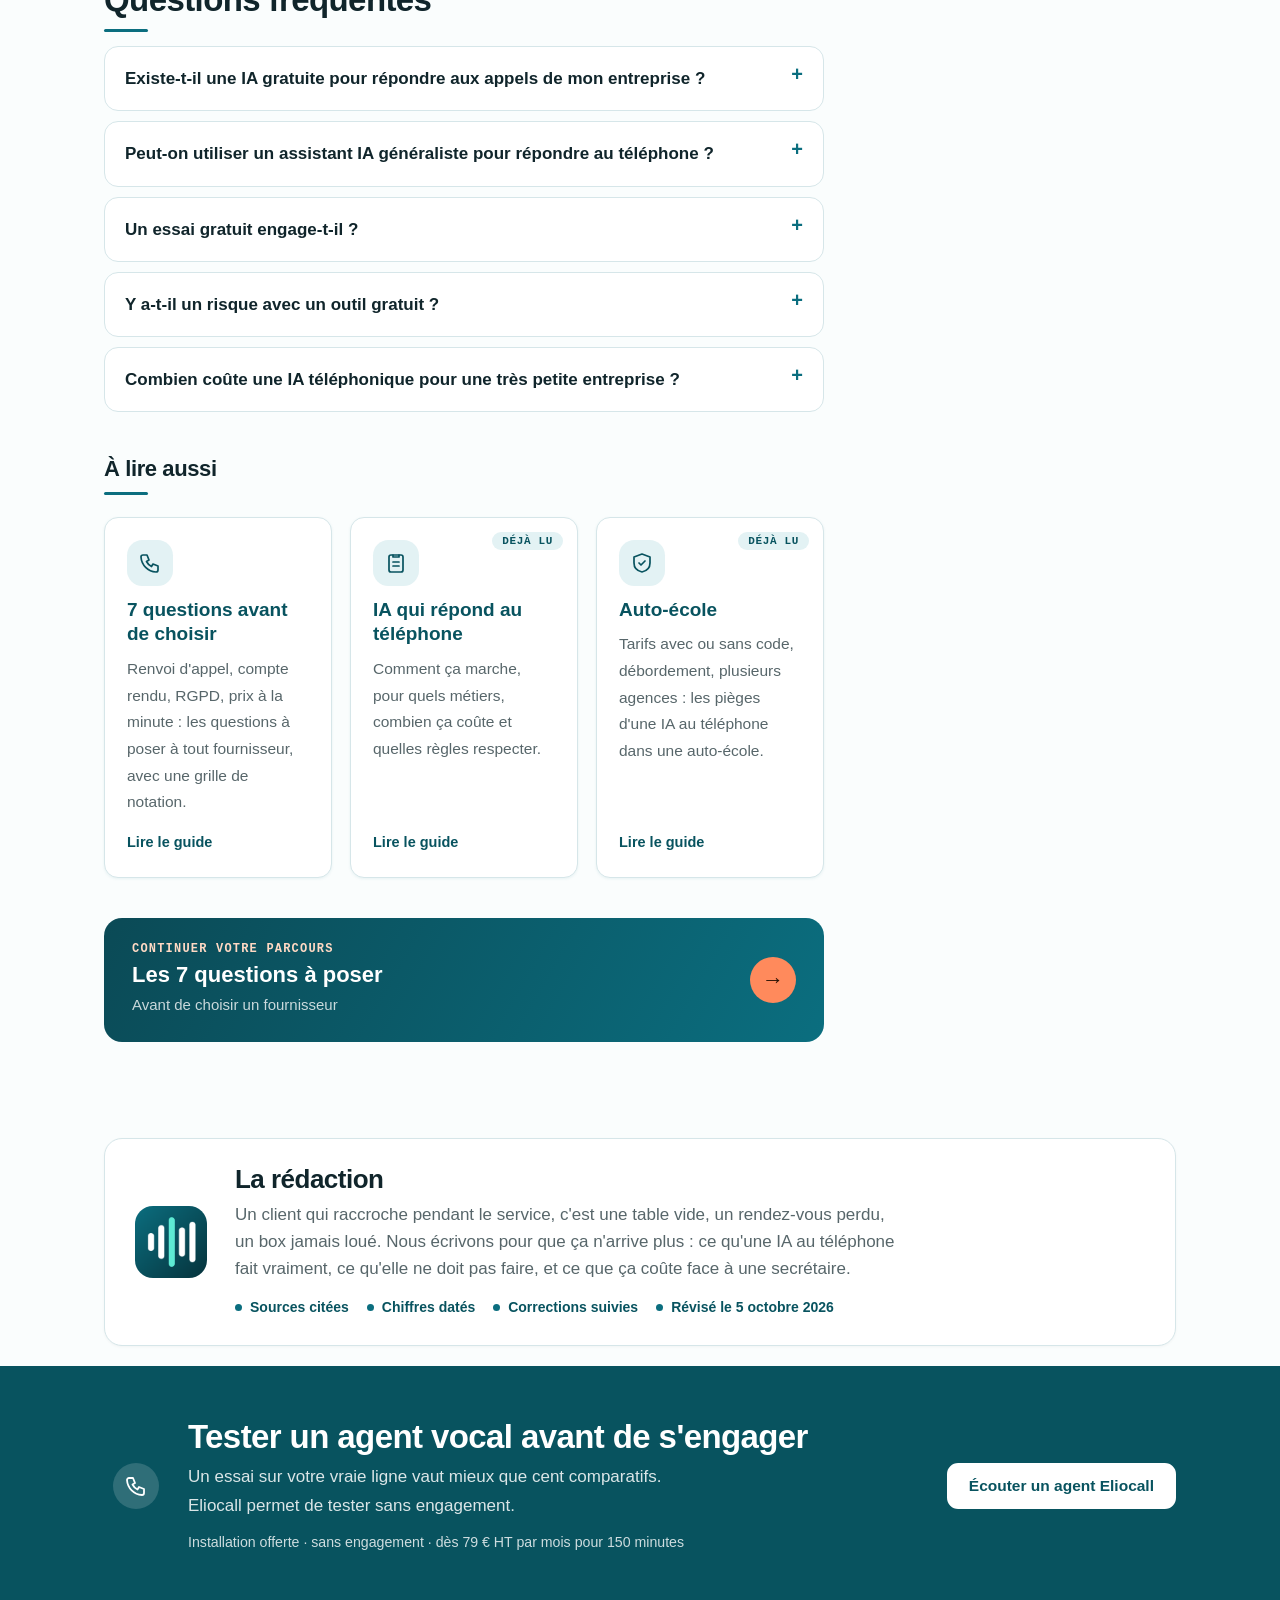
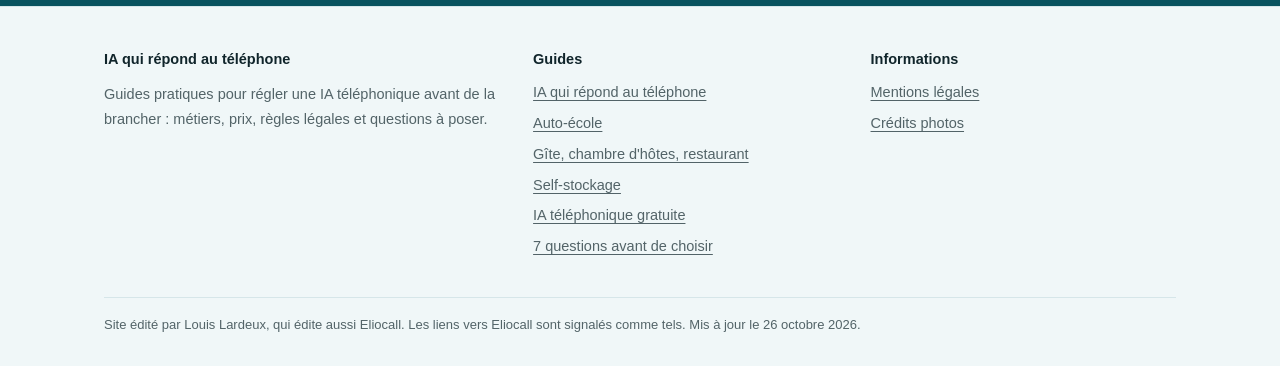
<file: ia-telephone-gratuite/index.html>
<!doctype html>
<html lang="fr">
<head>
<meta charset="utf-8">
<meta name="viewport" content="width=device-width, initial-scale=1">
<title>IA qui répond au téléphone gratuite : ce qui existe</title>
<meta name="description" content="Une IA qui répond au téléphone gratuitement, ça existe ? Essais, offres d&#x27;entrée, montages maison : ce qui est gratuit, les limites, les coûts cachés.">
<link rel="canonical" href="https://ia-qui-repond-au-telephone.eu/ia-telephone-gratuite/">
<meta property="og:type" content="article">
<meta property="og:locale" content="fr_FR">
<meta property="og:site_name" content="IA qui répond au téléphone">
<meta property="og:title" content="IA qui répond au téléphone gratuite : ce qui existe">
<meta property="og:description" content="Une IA qui répond au téléphone gratuitement, ça existe ? Essais, offres d&#x27;entrée, montages maison : ce qui est gratuit, les limites, les coûts cachés.">
<meta property="og:url" content="https://ia-qui-repond-au-telephone.eu/ia-telephone-gratuite/">
<meta property="og:image" content="https://ia-qui-repond-au-telephone.eu/og-image.png">
<meta property="og:image:width" content="1200">
<meta property="og:image:height" content="630">
<meta property="og:image:alt" content="IA qui répond au téléphone">
<meta name="twitter:card" content="summary_large_image">
<meta name="twitter:image" content="https://ia-qui-repond-au-telephone.eu/og-image.png">
<link rel="icon" href="/favicon.ico" sizes="48x48">
<link rel="icon" href="/favicon.svg" type="image/svg+xml">
<link rel="icon" href="/favicon-48.png" type="image/png" sizes="48x48">
<link rel="apple-touch-icon" href="/apple-touch-icon.png">
<meta name="theme-color" content="#0b6e7f">

<meta http-equiv="Content-Security-Policy" content="default-src 'self'; script-src 'self' 'unsafe-inline'; style-src 'self' 'unsafe-inline'; img-src 'self' data:; base-uri 'self'; form-action 'none'">
<meta name="referrer" content="strict-origin-when-cross-origin">
<script type="application/ld+json">{"@context": "https://schema.org", "@graph": [{"@type": "BreadcrumbList", "itemListElement": [{"@type": "ListItem", "position": 1, "name": "Accueil", "item": "https://ia-qui-repond-au-telephone.eu/"}, {"@type": "ListItem", "position": 2, "name": "IA gratuite", "item": "https://ia-qui-repond-au-telephone.eu/ia-telephone-gratuite/"}]}, {"@type": "Article", "headline": "IA qui répond au téléphone gratuite : ce qui existe vraiment, et où sont les limites", "description": "Une IA qui répond au téléphone gratuitement, ça existe ? Essais, offres d'entrée, montages maison : ce qui est gratuit, les limites, les coûts cachés.", "inLanguage": "fr-FR", "datePublished": "2026-10-05", "dateModified": "2026-10-26", "mainEntityOfPage": "https://ia-qui-repond-au-telephone.eu/ia-telephone-gratuite/", "author": {"@type": "Organization", "name": "IA qui répond au téléphone", "url": "https://ia-qui-repond-au-telephone.eu"}, "publisher": {"@type": "Organization", "name": "IA qui répond au téléphone", "url": "https://ia-qui-repond-au-telephone.eu"}}, {"@type": "FAQPage", "mainEntity": [{"@type": "Question", "name": "Existe-t-il une IA gratuite pour répondre aux appels de mon entreprise ?", "acceptedAnswer": {"@type": "Answer", "text": "Il existe des essais gratuits d'environ quatorze jours chez plusieurs fournisseurs, mais pas, à notre connaissance, de service professionnel gratuit et sans limite. Chaque appel a un coût de téléphonie, de transcription et de modèle, que quelqu'un finit par payer."}}, {"@type": "Question", "name": "Peut-on utiliser un assistant IA généraliste pour répondre au téléphone ?", "acceptedAnswer": {"@type": "Answer", "text": "Un assistant généraliste n'est pas branché sur votre ligne : il faut un service de téléphonie qui fait le pont entre l'appel et le modèle. Les montages faits soi-même existent, mais le coût à la minute, la maintenance et les obligations légales (annonce IA, RGPD) vous reviennent."}}, {"@type": "Question", "name": "Un essai gratuit engage-t-il ?", "acceptedAnswer": {"@type": "Answer", "text": "Cela dépend du fournisseur. Beaucoup affichent un essai sans engagement, mais vérifiez ce qui se passe à la fin : arrêt automatique, ou bascule vers un abonnement. Gardez la date de fin dans votre agenda."}}, {"@type": "Question", "name": "Y a-t-il un risque avec un outil gratuit ?", "acceptedAnswer": {"@type": "Answer", "text": "Le principal risque est la réutilisation des conversations. Lisez les conditions d'utilisation : si les appels servent à entraîner un modèle, ce n'est pas adapté à des clients. Vérifiez aussi où sont hébergées les données."}}, {"@type": "Question", "name": "Combien coûte une IA téléphonique pour une très petite entreprise ?", "acceptedAnswer": {"@type": "Answer", "text": "Les offres d'entrée relevées en octobre 2026 démarrent autour d'une soixantaine d'euros par mois, avec un nombre de minutes limité. Le bon calcul compare ce coût à la valeur des demandes récupérées."}}]}]}</script>
<link rel="stylesheet" href="/style.css">
<script>(function(){var d=document.documentElement;if(window.matchMedia&&matchMedia("(prefers-reduced-motion: reduce)").matches)return;d.classList.add("i-js");setTimeout(function(){if(!window.__rvok)d.classList.add("i-show")},3500)})();</script>
</head>
<body>
<a class="i-skip" href="#contenu">Aller au contenu</a>
<div class="i-rdp" id="rdp" aria-hidden="true"><i></i></div>
<header class="i-top"><div class="i-wrap"><a class="i-brand" href="/">IA qui répond <span>au téléphone</span></a><nav class="i-nav" aria-label="Navigation"><a href="/auto-ecole/">Auto-école</a><a href="/hebergement-restaurant/">Gîtes et restaurants</a><a href="/self-stockage/">Self-stockage</a><a href="/ia-telephone-gratuite/" class="i-cur">IA gratuite&nbsp;?</a><a href="/questions-avant-de-choisir/">7 questions</a></nav><a class="i-btn i-small" href="https://eliocall.com/?utm_source=ia-qui-repond-au-telephone&amp;utm_medium=guide&amp;utm_campaign=header" rel="nofollow sponsored noopener">Écouter Eliocall</a></div></header>
<main id="contenu">
<div class="i-page-head"><div class="i-wrap"><div class="i-eq" aria-hidden="true"><i></i><i></i><i></i><i></i><i></i></div><div class="i-crumbs"><a href="/">Accueil</a><i>›</i>IA gratuite</div><div class="i-kicker">Guide&nbsp;: gratuit ou payant&nbsp;?</div><h1>IA qui répond au téléphone gratuite&nbsp;: ce qui existe vraiment, et où sont les limites</h1><p class="i-lead">Une IA téléphonique gratuite, est-ce possible&nbsp;? On peut tester sans payer, mais un service professionnel entièrement gratuit n'existe pas, à notre connaissance. Voici les formes de gratuit, ce qu'elles cachent, et comment décider avec un calcul simple.</p><div class="i-meta"><span>Mis à jour le 26 octobre 2026</span><span>7 min de lecture</span></div></div></div>
<div class="i-wrap i-layout"><article class="i-doc"><div class="i-summary"><b>L'essentiel</b><ul><li>Essayer gratuitement, oui&nbsp;: plusieurs fournisseurs proposent environ quatorze jours d'essai (relevé en octobre 2026).</li><li>Une IA professionnelle gratuite et sans limite, à notre connaissance, n'existe pas&nbsp;: la téléphonie, la transcription et le modèle ont un coût réel.</li><li>Les offres d'entrée vont d'environ 59 € à 260 € par mois selon le volume, avec des minutes au-delà du forfait.</li><li>Les coûts cachés&nbsp;: minutes supplémentaires, décompte à la minute entamée, frais de mise en service, notifications, engagement.</li><li>La vraie question&nbsp;: un appel manqué vous coûte-t-il plus que le service&nbsp;? Un calcul en cinq lignes tranche.</li></ul></div><section id="existe-t-elle" class="i-rv"><h2>Existe-t-il une IA qui répond au téléphone gratuitement&nbsp;?</h2>
<p>La réponse honnête tient en deux temps. Oui, on peut <strong>essayer</strong> une IA téléphonique gratuitement&nbsp;: plusieurs fournisseurs français affichent un essai d'environ quatorze jours sans engagement (relevé en octobre 2026 chez Allozia et chez Botlib, par exemple). Non, à notre connaissance au moment de la rédaction, il n'existe pas d'IA téléphonique de niveau professionnel, gratuite et sans limite dans la durée.</p>
<p>La raison est technique. Chaque appel mobilise trois briques qui ont un coût réel&nbsp;: la téléphonie (le numéro et la minute d'appel), la transcription de la voix, et le modèle de langage qui comprend et répond, plus la voix de synthèse. Un service qui prétend tout offrir à zéro finance forcément ce coût autrement&nbsp;: limites de minutes, publicité, revente de données, ou promesse de passage au payant.</p>
<p>Ce guide fait le tri entre ce qui est vraiment gratuit, ce qui l'est pendant un temps, et ce qui est simplement peu cher.</p>
</section><section id="cinq-formes" class="i-rv"><h2>Les cinq formes de «&nbsp;gratuit&nbsp;», et ce qu'elles cachent</h2>
<p>Le mot recouvre cinq situations très différentes. Le tableau les compare.</p>
<div class="i-tablewrap"><table><tr><th>Forme</th><th>Ce qui est gratuit</th><th>La limite</th><th>Pour qui</th></tr><tr><td>Messagerie vocale de l'opérateur</td><td>L'enregistrement d'un message</td><td>Aucune conversation, pas de compte rendu structuré</td><td>Tout le monde, en dépannage</td></tr><tr><td>Filtrage d'appels du smartphone</td><td>Certains téléphones transcrivent ou filtrent les appels (selon le modèle et le pays)</td><td>Pas de consignes métier, pas de relais vers votre équipe</td><td>Un usage personnel ou très simple</td></tr><tr><td>Essai gratuit d'un assistant IA</td><td>L'accès complet pendant une durée limitée, environ quatorze jours chez plusieurs fournisseurs</td><td>Il s'arrête, ou bascule sur un abonnement&nbsp;: vérifiez la fin de l'essai</td><td>Tester avant d'acheter</td></tr><tr><td>Montage soi-même avec des plateformes techniques</td><td>L'inscription, parfois un crédit de départ</td><td>Le coût à la minute s'ajoute, la maintenance et la conformité vous reviennent</td><td>Un profil technique</td></tr><tr><td>Offre d'entrée à petit prix</td><td>Rien&nbsp;: elle est payante, mais peu chère (à partir d'une soixantaine d'euros par mois chez plusieurs fournisseurs)</td><td>Minutes limitées, moins d'intégrations</td><td>Une très petite entreprise</td></tr></table></div>
<p>La dernière ligne n'est pas gratuite, mais elle répond à ce que la plupart des gens cherchent en tapant «&nbsp;gratuit&nbsp;»&nbsp;: un coût qui ne pèse pas sur la trésorerie. Dans un cabinet ou chez un artisan, la question est moins «&nbsp;combien ça coûte&nbsp;» que «&nbsp;combien ça rapporte&nbsp;», nous y revenons plus bas.</p>
</section><section id="filtrage-smartphone" class="i-rv"><h2>Le filtrage d'appels du smartphone peut-il remplacer une IA au téléphone&nbsp;?</h2>
<p>C'est la piste gratuite la plus souvent citée, et elle mérite une réponse précise. Certains smartphones récents savent décrocher à votre place quand un numéro inconnu appelle&nbsp;: une voix de synthèse demande à l'appelant son nom et le motif de son appel, puis le téléphone vous affiche la réponse avant que vous décidiez de prendre ou non. Selon le modèle, la langue et le pays, la fonction s'appelle filtrage des appels ou filtrage des appels inconnus, et elle n'est pas disponible partout.</p>
<p>Pour un particulier qui veut éviter le démarchage, c'est utile. Pour une entreprise, la fonction ne fait pas le même travail qu'un agent vocal&nbsp;: elle ne connaît ni vos horaires, ni vos tarifs, ni vos consignes, elle ne répond à aucune question de l'appelant, et elle ne marche que sur le téléphone où elle est activée. Si votre ligne est partagée, renvoyée vers un collègue ou reliée à un standard, elle ne s'applique plus.</p>
<p>Le bon usage est donc de l'activer sur un mobile personnel pour trier les appels inconnus, et de ne pas compter dessus pour accueillir des clients. Pour cette deuxième partie, la question à se poser est celle du coût d'un appel manqué, que nous détaillons <a href="#quand-payer">plus bas</a>.</p>
</section><section id="apres-l-essai" class="i-rv"><h2>Combien coûte vraiment une IA téléphonique quand l'essai est terminé&nbsp;?</h2>
<p>Les fourchettes relevées en octobre 2026 sur des pages tarifs publiques vont d'environ <strong>59 € à 260 € par mois</strong> selon le volume d'appels, 24 h sur 24 inclus. Les offres d'entrée incluent un nombre limité de minutes, avec une facturation à la minute au-delà. Elles évoluent régulièrement&nbsp;: vérifiez le prix du jour avant de décider.</p>
<p>Pour estimer votre volume, comptez en minutes plutôt qu'en appels. Un appel de prise de message dure en général une à deux minutes. Cent appels par mois à une minute et demie font 150 minutes. Si vous en recevez trois cents, il en faut 450, et la facture dépend du prix de la minute au-delà du forfait.</p>
<p>À titre de repère, l'agent vocal d'<a href="https://eliocall.com/?utm_source=ia-qui-repond-au-telephone&amp;utm_medium=guide&amp;utm_campaign=gratuite-prix" rel="nofollow sponsored noopener">Eliocall</a>, que nous éditons, démarre à 79 € HT par mois pour 150 minutes. Ce n'est qu'un exemple parmi d'autres&nbsp;: le bon réflexe est de demander à chaque fournisseur le coût d'un mois à 100, 200 et 400 minutes.</p>
</section><section id="couts-caches" class="i-rv"><h2>Les coûts cachés à surveiller avant de s'engager</h2>
<p>Un tarif d'appel attractif peut cacher des lignes qui changent la facture. Voici celles à demander explicitement&nbsp;:</p>
<ul class="i-clean">
<li><strong>Les minutes au-delà du forfait.</strong> Le prix de la minute supplémentaire pèse davantage que le forfait dès que le volume monte.</li>
<li><strong>Le mode de décompte.</strong> Avec la minute entamée, un appel de vingt secondes est facturé une minute pleine. À la seconde, vous payez vingt secondes. Sur des appels courts, l'écart se voit vite.</li>
<li><strong>Les frais de mise en service.</strong> Certains les offrent, d'autres les facturent. Les pages relevées en octobre 2026 pour les services humains vont de cent à trois cents euros.</li>
<li><strong>Les notifications.</strong> Des SMS de compte rendu sont parfois refacturés à l'unité, autour de dix à quinze centimes l'un d'après un relevé public d'octobre 2026.</li>
<li><strong>Le numéro dédié.</strong> Un numéro de renvoi peut être facturé en plus, ou inclus selon l'offre.</li>
<li><strong>Les intégrations.</strong> Brancher un agenda ou un outil de gestion est parfois une option payante.</li>
<li><strong>L'engagement.</strong> Une durée minimale transforme un essai peu cher en contrat long.</li>
</ul>
<div class="i-callout i-co-warn"><strong>Attention</strong><div><p>Un outil vraiment gratuit pose aussi une question de données&nbsp;: lisez les conditions d'utilisation pour savoir si les conversations sont réutilisées pour entraîner un modèle. Pour un appel de client, ce n'est pas anodin.</p></div></div></section><section id="essai-utile" class="i-rv"><h2>Comment faire un essai gratuit utile, en une semaine&nbsp;?</h2>
<p>Un essai ne vaut que s'il se passe dans les conditions réelles. Le protocole suivant tient en une semaine et donne une réponse claire.</p>
<ol class="i-steps"><li><h3>Jour 1&nbsp;: brancher le renvoi d'appel</h3><p>Activez le renvoi sur non-réponse depuis votre vraie ligne vers le numéro de l'essai. Notez la date et l'heure de l'activation.</p></li><li><h3>Jours 1 à 3&nbsp;: passer trois appels de test</h3><p>Un en horaires normaux, un hors horaires, un avec une question piège (un prix qui n'existe pas, une demande hors sujet, quelqu'un qui s'énerve). Notez ce que l'IA invente et ce qu'elle refuse.</p></li><li><h3>Jours 3 à 6&nbsp;: laisser tourner sur de vrais appels</h3><p>Demandez à des proches de vous appeler sur des cas réels de votre métier. Lisez chaque compte rendu&nbsp;: est-il fidèle, complet, en français&nbsp;?</p></li><li><h3>Jour 7&nbsp;: décider avec trois chiffres</h3><p>Nombre de vrais appels pris, nombre de comptes rendus exploitables, nombre d'erreurs graves. C'est ce tableau qui fait la décision, pas l'impression générale.</p></li></ol>
<p>Pour les questions à poser au fournisseur pendant cet essai (renvoi, annonce de l'IA, compte rendu, intégrations, données, prix, support), servez-vous de la <a href="/questions-avant-de-choisir/">grille en sept questions</a>.</p>
</section><section id="quand-payer" class="i-rv"><h2>Quand vaut-il mieux garder une messagerie, et quand payer&nbsp;?</h2>
<p>La bonne question n'est pas «&nbsp;gratuit ou payant&nbsp;» mais «&nbsp;cet appel manqué me coûte-t-il plus que le service&nbsp;?&nbsp;». Un calcul simple suffit&nbsp;: multipliez le nombre de demandes que vous manquez par la part que vous récupéreriez et par la valeur d'une affaire.</p>
<div class="i-tablewrap"><table><tr><th>Donnée</th><th>Exemple fictif</th><th>À remplacer par</th></tr><tr><td>Appels manqués par mois</td><td>20</td><td>Votre relevé sur un mois</td></tr><tr><td>Part de vraies demandes</td><td>1 sur 4, soit 5</td><td>Votre estimation honnête</td></tr><tr><td>Part récupérée avec une IA</td><td>60 %, soit 3 demandes</td><td>Prudence&nbsp;: testez pendant l'essai</td></tr><tr><td>Marge moyenne d'une affaire</td><td>300 €</td><td>Votre marge réelle</td></tr><tr><td>Valeur récupérée par mois</td><td>900 €</td><td>Le résultat de votre calcul</td></tr></table></div>
<p>Dans cet exemple fictif, un service à une centaine d'euros par mois se rembourse largement. Si, chez vous, le calcul donne un résultat plus faible que le coût, une messagerie vocale bien configurée reste raisonnable. Et si vous ne manquez presque jamais d'appels, rien ne presse.</p>
<ul class="i-clean">
<li><strong>Restez sur une messagerie</strong> si vous manquez très peu d'appels, si vos appels sont rares mais très longs, ou si la plupart exigent d'emblée une personne.</li>
<li><strong>Payez</strong> si vous manquez des appels récurrents et courts, si une partie tombe hors horaires, ou si vos clients comparent et ne rappellent pas.</li>
</ul>
<p>Pour les métiers où les règles sont délicates (prix, accès, rendez-vous), consultez les guides par métier avant de payer&nbsp;: <a href="/auto-ecole/">auto-école</a>, <a href="/hebergement-restaurant/">hébergement et restauration</a>, <a href="/self-stockage/">self-stockage</a>.</p>
</section><section id="questions" class="i-rv"><h2>Questions fréquentes</h2><details><summary>Existe-t-il une IA gratuite pour répondre aux appels de mon entreprise&nbsp;?</summary><p>Il existe des essais gratuits d'environ quatorze jours chez plusieurs fournisseurs, mais pas, à notre connaissance, de service professionnel gratuit et sans limite. Chaque appel a un coût de téléphonie, de transcription et de modèle, que quelqu'un finit par payer.</p></details><details><summary>Peut-on utiliser un assistant IA généraliste pour répondre au téléphone&nbsp;?</summary><p>Un assistant généraliste n'est pas branché sur votre ligne&nbsp;: il faut un service de téléphonie qui fait le pont entre l'appel et le modèle. Les montages faits soi-même existent, mais le coût à la minute, la maintenance et les obligations légales (annonce IA, RGPD) vous reviennent.</p></details><details><summary>Un essai gratuit engage-t-il&nbsp;?</summary><p>Cela dépend du fournisseur. Beaucoup affichent un essai sans engagement, mais vérifiez ce qui se passe à la fin&nbsp;: arrêt automatique, ou bascule vers un abonnement. Gardez la date de fin dans votre agenda.</p></details><details><summary>Y a-t-il un risque avec un outil gratuit&nbsp;?</summary><p>Le principal risque est la réutilisation des conversations. Lisez les conditions d'utilisation&nbsp;: si les appels servent à entraîner un modèle, ce n'est pas adapté à des clients. Vérifiez aussi où sont hébergées les données.</p></details><details><summary>Combien coûte une IA téléphonique pour une très petite entreprise&nbsp;?</summary><p>Les offres d'entrée relevées en octobre 2026 démarrent autour d'une soixantaine d'euros par mois, avec un nombre de minutes limité. Le bon calcul compare ce coût à la valeur des demandes récupérées.</p></details></section><div class="i-related"><h2>À lire aussi</h2><div class="i-cards i-cols3"><a class="i-card" href="/questions-avant-de-choisir/"><span class="i-ico" aria-hidden="true"><svg viewBox="0 0 24 24" width="24" height="24" fill="none" stroke="currentColor" stroke-width="1.7" stroke-linecap="round" stroke-linejoin="round"><path d="M5 4h4l2 5-2.5 1.5a11 11 0 0 0 5 5L15 13l5 2v4a2 2 0 0 1-2 2A16 16 0 0 1 3 6a2 2 0 0 1 2-2z"/></svg></span><h3>7 questions avant de choisir</h3><p>Renvoi d'appel, compte rendu, RGPD, prix à la minute&nbsp;: les questions à poser à tout fournisseur, avec une grille de notation.</p><span class="i-more">Lire le guide</span></a><a class="i-card" href="/"><span class="i-ico" aria-hidden="true"><svg viewBox="0 0 24 24" width="24" height="24" fill="none" stroke="currentColor" stroke-width="1.7" stroke-linecap="round" stroke-linejoin="round"><rect x="5" y="4" width="14" height="17" rx="2"/><path d="M9 4v2h6V4M9 11h6M9 15h6"/></svg></span><h3>IA qui répond au téléphone</h3><p>Comment ça marche, pour quels métiers, combien ça coûte et quelles règles respecter.</p><span class="i-more">Lire le guide</span></a><a class="i-card" href="/auto-ecole/"><span class="i-ico" aria-hidden="true"><svg viewBox="0 0 24 24" width="24" height="24" fill="none" stroke="currentColor" stroke-width="1.7" stroke-linecap="round" stroke-linejoin="round"><path d="M12 3l8 3v6c0 5-3.5 8-8 9-4.5-1-8-4-8-9V6z"/><path d="M9 12l2 2 4-4"/></svg></span><h3>Auto-école</h3><p>Tarifs avec ou sans code, débordement, plusieurs agences&nbsp;: les pièges d'une IA au téléphone dans une auto-école.</p><span class="i-more">Lire le guide</span></a></div></div><div id="nx-box" hidden></div></article><aside class="i-side"><nav class="i-toc" aria-label="Sommaire"><b>Sommaire</b><ol><li><a href="#existe-t-elle">Existe-t-il une IA qui répond au téléphone gratuitement&nbsp;?</a></li><li><a href="#cinq-formes">Les cinq formes de «&nbsp;gratuit&nbsp;», et ce qu'elles cachent</a></li><li><a href="#filtrage-smartphone">Le filtrage d'appels du smartphone peut-il remplacer une IA au téléphone&nbsp;?</a></li><li><a href="#apres-l-essai">Combien coûte vraiment une IA téléphonique quand l'essai est terminé&nbsp;?</a></li><li><a href="#couts-caches">Les coûts cachés à surveiller avant de s'engager</a></li><li><a href="#essai-utile">Comment faire un essai gratuit utile, en une semaine&nbsp;?</a></li><li><a href="#quand-payer">Quand vaut-il mieux garder une messagerie, et quand payer&nbsp;?</a></li></ol></nav><div class="i-sidecta"><b>Entendez-le décrocher</b><p>Un agent vocal Eliocall répond à votre place, à toute heure. Installation offerte, sans engagement.</p><a class="i-btn" href="https://eliocall.com/?utm_source=ia-qui-repond-au-telephone&utm_medium=guide&utm_campaign=ecouter#hero-form" rel="nofollow sponsored noopener">Écouter un agent</a><small style="display:block;margin-top:10px;opacity:.75">Dès 79 € HT par mois · 150 minutes</small></div><div id="jr-box" hidden></div></aside></div>
<section class="i-rdn" id="redaction"><div class="i-wrap"><div class="i-rdc"><img class="i-rdm" src="/icon-192.png" alt="Logo de la rédaction" width="72" height="72" loading="lazy" decoding="async"><div><h2>La rédaction</h2><p>Un client qui raccroche pendant le service, c'est une table vide, un rendez-vous perdu, un box jamais loué. Nous écrivons pour que ça n'arrive plus&nbsp;: ce qu'une IA au téléphone fait vraiment, ce qu'elle ne doit pas faire, et ce que ça coûte face à une secrétaire.</p><ul><li>Sources citées</li><li>Chiffres datés</li><li>Corrections suivies</li><li>Révisé le 5 octobre 2026</li></ul></div></div></div></section>
<div class="i-band"><div class="i-wrap"><div><div class="i-rg" aria-hidden="true"><span></span><span></span><span></span><b><svg viewBox="0 0 24 24" width="24" height="24" fill="none" stroke="#fff" stroke-width="1.8" stroke-linecap="round" stroke-linejoin="round"><path d="M5 4h4l2 5-2.5 1.5a11 11 0 0 0 5 5L15 13l5 2v4a2 2 0 0 1-2 2A16 16 0 0 1 3 6a2 2 0 0 1 2-2z"/></svg></b></div><div><h2>Tester un agent vocal avant de s'engager</h2><p>Un essai sur votre vraie ligne vaut mieux que cent comparatifs. Eliocall permet de tester sans engagement.</p><small style="display:block;margin-top:10px;opacity:.8">Installation offerte · sans engagement · dès 79 € HT par mois pour 150 minutes</small></div></div><a class="i-btn" href="https://eliocall.com/?utm_source=ia-qui-repond-au-telephone&amp;utm_medium=guide&amp;utm_campaign=gratuite" rel="nofollow sponsored noopener">Écouter un agent Eliocall</a></div></div>
</main>
<footer class="i-foot"><div class="i-wrap"><div><b>IA qui répond <span>au téléphone</span></b><p>Guides pratiques pour régler une IA téléphonique avant de la brancher&nbsp;: métiers, prix, règles légales et questions à poser.</p></div><div><b>Guides</b><ul><li><a href="/">IA qui répond au téléphone</a></li><li><a href="/auto-ecole/">Auto-école</a></li><li><a href="/hebergement-restaurant/">Gîte, chambre d'hôtes, restaurant</a></li><li><a href="/self-stockage/">Self-stockage</a></li><li><a href="/ia-telephone-gratuite/">IA téléphonique gratuite</a></li><li><a href="/questions-avant-de-choisir/">7 questions avant de choisir</a></li></ul></div><div><b>Informations</b><ul><li><a href="/mentions-legales/">Mentions légales</a></li><li><a href="/mentions-legales/#credits-photos">Crédits photos</a></li></ul></div><div class="i-small">Site édité par Louis Lardeux, qui édite aussi Eliocall. Les liens vers Eliocall sont signalés comme tels. Mis à jour le 26 octobre 2026.</div></div></footer>
<script>(function(){var P="i-",d=document;if(window.matchMedia&&matchMedia("(prefers-reduced-motion: reduce)").matches)return;window.__rvok=1;
var rd=d.getElementById("rdp"),bar=rd&&rd.firstElementChild,top=d.querySelector("."+P+"top"),tk=false;
function onS(){tk=false;var h=d.documentElement,max=h.scrollHeight-h.clientHeight,y=window.pageYOffset||h.scrollTop;if(bar&&max>0)bar.style.transform="scaleX("+Math.min(1,y/max)+")";if(top){if(y>8)top.classList.add(P+"sc");else top.classList.remove(P+"sc")}}
window.addEventListener("scroll",function(){if(!tk){tk=true;requestAnimationFrame(onS)}},{passive:true});onS();
var ap=[].slice.call(d.querySelectorAll("[data-ap]"));if("IntersectionObserver" in window){var ao=new IntersectionObserver(function(es){es.forEach(function(e){if(e.isIntersecting)e.target.removeAttribute("data-off");else e.target.setAttribute("data-off","1")})},{rootMargin:"80px"});ap.forEach(function(el){ao.observe(el)})}
var rv=[].slice.call(d.querySelectorAll("."+P+"rv"));
if("IntersectionObserver" in window){var io=new IntersectionObserver(function(es){es.forEach(function(e){if(e.isIntersecting){e.target.classList.add(P+"in");io.unobserve(e.target)}})},{threshold:.06,rootMargin:"0px 0px -5% 0px"});rv.forEach(function(el){io.observe(el)})}else{rv.forEach(function(el){el.classList.add(P+"in")})}
var links=[].slice.call(d.querySelectorAll("."+P+"toc a")),map={};links.forEach(function(a){map[a.getAttribute("href").slice(1)]=a});
if("IntersectionObserver" in window&&links.length){var so=new IntersectionObserver(function(es){es.forEach(function(e){if(e.isIntersecting){links.forEach(function(a){a.classList.remove(P+"act")});var a=map[e.target.id];if(a)a.classList.add(P+"act")}})},{rootMargin:"-18% 0px -70% 0px"});[].slice.call(d.querySelectorAll("."+P+"doc section[id]")).forEach(function(x){so.observe(x)})}
})();</script>

<div id="stk" role="complementary" aria-label="Écouter un agent vocal"><a href="https://eliocall.com/?utm_source=ia-qui-repond-au-telephone&utm_medium=guide&utm_campaign=ecouter#hero-form" rel="nofollow sponsored noopener"><span class="i-w" aria-hidden="true"><i></i><i></i><i></i><i></i></span><span><b>Entendre un agent vocal Eliocall</b><small>Démonstration sur eliocall.com</small></span></a><button type="button" id="stk-x" aria-label="Masquer">×</button></div>
<script>(function(){
var $=function(i){return document.getElementById(i)},KS="ia-seen-v1",KR="ia-last-v1",CUR=location.pathname.replace(/index\.html$/,""),J=[["/", "Comprendre l'IA au téléphone", "Fonctionnement, limites, coût"], ["/questions-avant-de-choisir/", "Les 7 questions à poser", "Avant de choisir un fournisseur"], ["/auto-ecole/", "Auto-école", "Inscriptions, rendez-vous, forfaits"], ["/hebergement-restaurant/", "Gîte, chambre d'hôtes, restaurant", "Réservations et règles d'arrivée"], ["/self-stockage/", "Self-stockage", "Disponibilités, contrats, accès"], ["/ia-telephone-gratuite/", "Les offres gratuites", "Ce qui existe, où sont les limites"]],HEAR="https://eliocall.com/?utm_source=ia-qui-repond-au-telephone&utm_medium=guide&utm_campaign=ecouter#hero-form";
var seen={};try{seen=JSON.parse(localStorage.getItem(KS)||"{}")}catch(e){}seen[CUR]=1;try{localStorage.setItem(KS,JSON.stringify(seen))}catch(e){}
function n(){return J.filter(function(x){return seen[x[0]]}).length}
/* parcours dans la colonne latérale */
var jr=$("jr-box");if(jr){var h=document.createElement("h4"),t=document.createElement("strong");t.textContent="Votre parcours";var c=document.createElement("span");c.textContent=n()+"/"+J.length;h.appendChild(t);h.appendChild(c);jr.appendChild(h);
var pr=document.createElement("div");pr.setAttribute("data-pr","");var bar=document.createElement("i");pr.appendChild(bar);jr.appendChild(pr);var ol=document.createElement("ol");
J.forEach(function(x,i){var li=document.createElement("li"),a=document.createElement("a");a.href=x[0];if(x[0]===CUR)a.setAttribute("aria-current","page");if(seen[x[0]])a.setAttribute("data-seen","1");var em=document.createElement("em");em.textContent=seen[x[0]]?"✓":(i+1);a.appendChild(em);a.appendChild(document.createTextNode(x[1]));li.appendChild(a);ol.appendChild(li)});jr.appendChild(ol);jr.hidden=false;setTimeout(function(){bar.style.width=Math.round(100*n()/J.length)+"%"},60)}
/* badges « déjà lu » sur les cartes */
[].slice.call(document.querySelectorAll("a[href^='/']")).forEach(function(a){var p=a.getAttribute("href").split("#")[0];if(a.className&&/card/.test(a.className)){a.setAttribute("data-card","");if(seen[p]&&p!==CUR)a.setAttribute("data-seen","1")}});
/* suite de lecture */
var nx=$("nx-box");if(nx){var idx=-1;J.forEach(function(x,i){if(x[0]===CUR)idx=i});var nxt=null;for(var k=1;k<=J.length;k++){var c2=J[(idx+k)%J.length];if(!seen[c2[0]]){nxt=c2;break}}
var a=document.createElement("a");if(nxt){a.href=nxt[0];a.innerHTML="<div><small>Continuer votre parcours</small><strong></strong><span></span></div><b>→</b>";a.querySelector("strong").textContent=nxt[1];a.querySelector("span").textContent=nxt[2]}
else{a.href=HEAR;a.rel="nofollow sponsored noopener";a.innerHTML="<div><small>Parcours terminé</small><strong>Passez de la théorie à l'écoute</strong><span>Entendez un agent vocal Eliocall répondre à votre place.</span></div><b>→</b>"}
nx.appendChild(a);nx.hidden=false}
/* bouton flottant */
var stk=$("stk");try{if(sessionStorage.getItem("ia-stk-x"))stk.hidden=true}catch(e){}
$("stk-x").addEventListener("click",function(){stk.hidden=true;try{sessionStorage.setItem("ia-stk-x","1")}catch(e){}});
function onScroll(){var y=window.pageYOffset,max=document.documentElement.scrollHeight-innerHeight;var tt=$("rs-toast");if(tt&&y>300)tt.removeAttribute("data-show");if(y>700&&y<max-420)stk.setAttribute("data-show","");else stk.removeAttribute("data-show")}
window.addEventListener("scroll",function(){requestAnimationFrame(onScroll)},{passive:true});onScroll();
/* reprendre la lecture */
var secs=[].slice.call(document.querySelectorAll("section[id]")).filter(function(s){return s.id!=="demo"&&s.querySelector("h2")}),tk=0;
function save(){var best=null;secs.forEach(function(s){var r=s.getBoundingClientRect();if(r.top<innerHeight*.45)best=s});if(!best||window.pageYOffset<500)return;try{localStorage.setItem(KR,JSON.stringify({p:CUR,id:best.id,h:best.querySelector("h2").textContent.replace(/\s+/g," ").trim(),t:Date.now()}))}catch(e){}}
window.addEventListener("scroll",function(){clearTimeout(tk);tk=setTimeout(save,700)},{passive:true});
try{var last=JSON.parse(localStorage.getItem(KR)||"null");if(last&&Date.now()-last.t<14*864e5&&window.pageYOffset<200&&!location.hash){var tg=last.p===CUR?document.getElementById(last.id):null;if(last.p!==CUR||tg){var ts=document.createElement("div");ts.id="rs-toast";ts.setAttribute("role","status");var p=document.createElement("p");p.textContent=(last.p===CUR?"Reprendre à « ":"Reprendre votre lecture : « ")+last.h.slice(0,70)+" »";ts.appendChild(p);
var go=document.createElement(last.p===CUR?"button":"a");go.textContent="Reprendre";if(last.p===CUR){go.type="button";go.addEventListener("click",function(){tg.scrollIntoView({behavior:"smooth",block:"start"});ts.removeAttribute("data-show")})}else{go.href=last.p+"#"+last.id}ts.appendChild(go);
var no=document.createElement("button");no.type="button";no.setAttribute("data-no","");no.textContent="Non merci";no.addEventListener("click",function(){ts.removeAttribute("data-show");try{localStorage.removeItem(KR)}catch(e){}});ts.appendChild(no);document.body.appendChild(ts);setTimeout(function(){ts.setAttribute("data-show","")},1400);setTimeout(function(){ts.removeAttribute("data-show")},14000)}}}catch(e){}
})();</script>

</body>
</html>
</file>
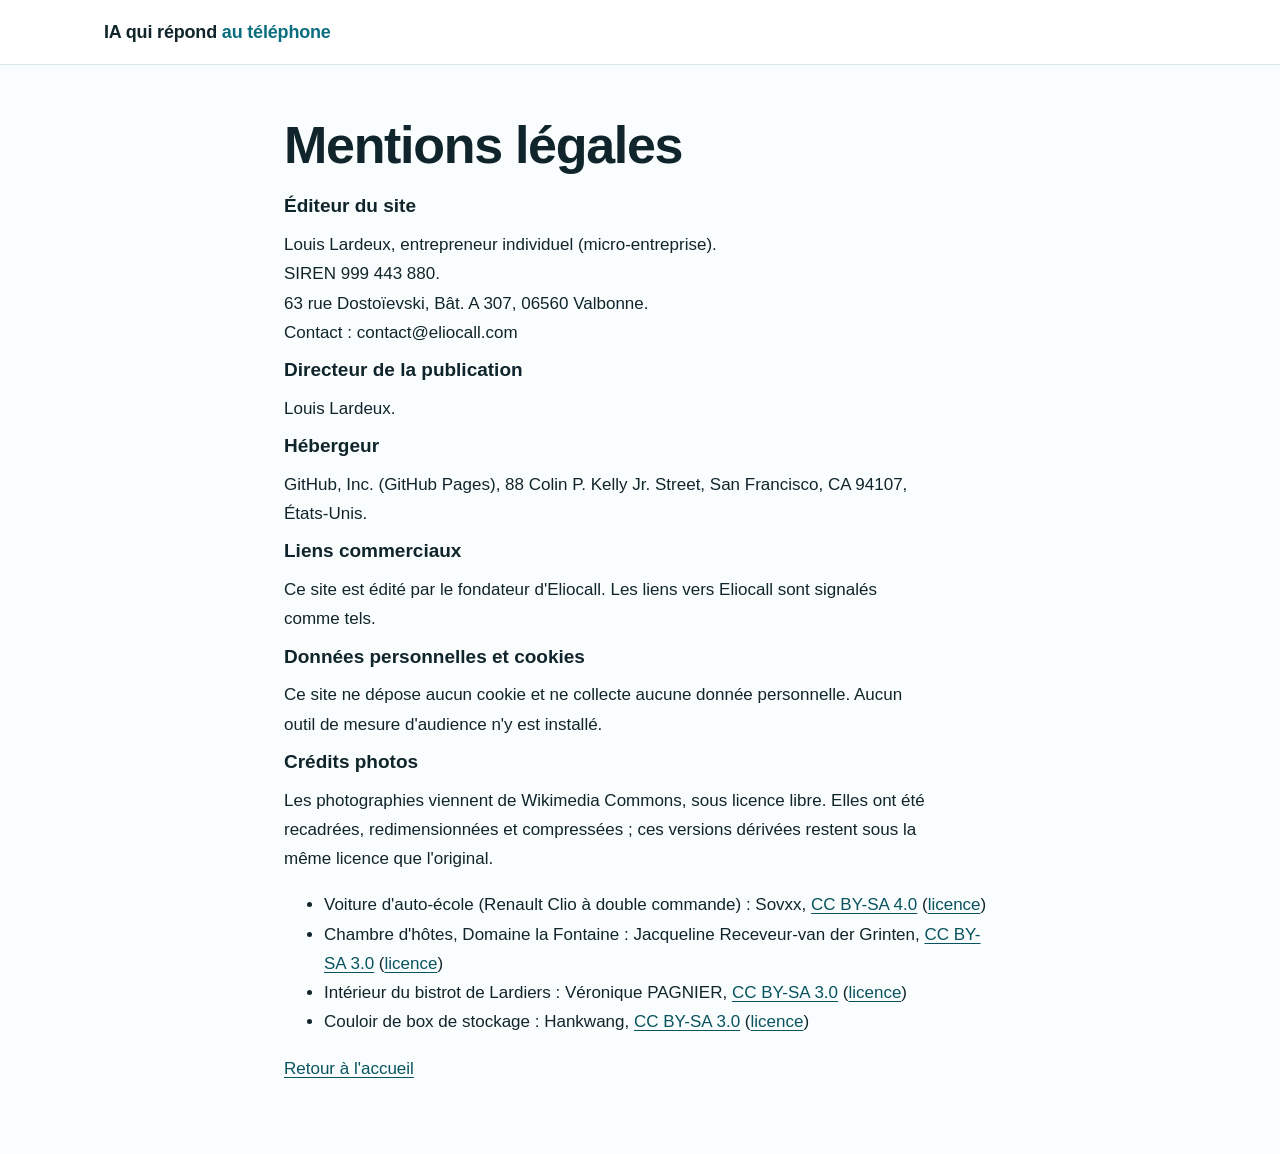
<file: mentions-legales/index.html>
<!doctype html>
<html lang="fr"><head><meta charset="utf-8"><meta name="viewport" content="width=device-width, initial-scale=1">
<title>Mentions légales</title><meta name="robots" content="noindex"><link rel="canonical" href="https://ia-qui-repond-au-telephone.eu/mentions-legales/"><link rel="icon" href="/favicon.ico" sizes="48x48">
<link rel="icon" href="/favicon.svg" type="image/svg+xml">
<link rel="icon" href="/favicon-48.png" type="image/png" sizes="48x48">
<link rel="apple-touch-icon" href="/apple-touch-icon.png">
<meta name="theme-color" content="#0b6e7f">
<meta http-equiv="Content-Security-Policy" content="default-src 'self'; style-src 'self' 'unsafe-inline'; base-uri 'self'; form-action 'none'">
<link rel="stylesheet" href="/style.css"></head><body>
<header class="i-top"><div class="i-wrap"><a class="i-brand" href="/">IA qui répond <span>au téléphone</span></a></div></header>
<main><div class="i-wrap" style="max-width:760px;padding-top:40px;padding-bottom:60px"><h1>Mentions légales</h1>
<h3>Éditeur du site</h3><p>Louis Lardeux, entrepreneur individuel (micro-entreprise).<br>SIREN 999 443 880.<br>63 rue Dostoïevski, Bât. A 307, 06560 Valbonne.<br>Contact : contact@eliocall.com</p><h3>Directeur de la publication</h3><p>Louis Lardeux.</p>
<h3>Hébergeur</h3><p>GitHub, Inc. (GitHub Pages), 88 Colin P. Kelly Jr. Street, San Francisco, CA 94107, États-Unis.</p><h3>Liens commerciaux</h3><p>Ce site est édité par le fondateur d'Eliocall. Les liens vers Eliocall sont signalés comme tels.</p>
<h3>Données personnelles et cookies</h3><p>Ce site ne dépose aucun cookie et ne collecte aucune donnée personnelle. Aucun outil de mesure d'audience n'y est installé.</p><h3 id="credits-photos">Crédits photos</h3><p>Les photographies viennent de Wikimedia Commons, sous licence libre. Elles ont été recadrées, redimensionnées et compressées ; ces versions dérivées restent sous la même licence que l'original.</p><ul><li>Voiture d&#x27;auto-école (Renault Clio à double commande) : Sovxx, <a href="https://commons.wikimedia.org/wiki/File:Renault_Clio_IV_%C3%A0_double_commande.jpg" rel="noopener nofollow">CC BY-SA 4.0</a> (<a href="https://creativecommons.org/licenses/by-sa/4.0" rel="noopener nofollow">licence</a>)</li><li>Chambre d&#x27;hôtes, Domaine la Fontaine : Jacqueline Receveur-van der Grinten, <a href="https://commons.wikimedia.org/wiki/File:Chambre_d%27H%C3%B4tes_Domaine_la_Fontaine.JPG" rel="noopener nofollow">CC BY-SA 3.0</a> (<a href="https://creativecommons.org/licenses/by-sa/3.0" rel="noopener nofollow">licence</a>)</li><li>Intérieur du bistrot de Lardiers : Véronique PAGNIER, <a href="https://commons.wikimedia.org/wiki/File:Int%C3%A9rieur_bistrot_de_Lardiers.JPG" rel="noopener nofollow">CC BY-SA 3.0</a> (<a href="https://creativecommons.org/licenses/by-sa/3.0" rel="noopener nofollow">licence</a>)</li><li>Couloir de box de stockage : Hankwang, <a href="https://commons.wikimedia.org/wiki/File:Self_storage_units.jpg" rel="noopener nofollow">CC BY-SA 3.0</a> (<a href="https://creativecommons.org/licenses/by-sa/3.0" rel="noopener nofollow">licence</a>)</li></ul><p><a href="/">Retour à l'accueil</a></p></div></main></body></html>
</file>
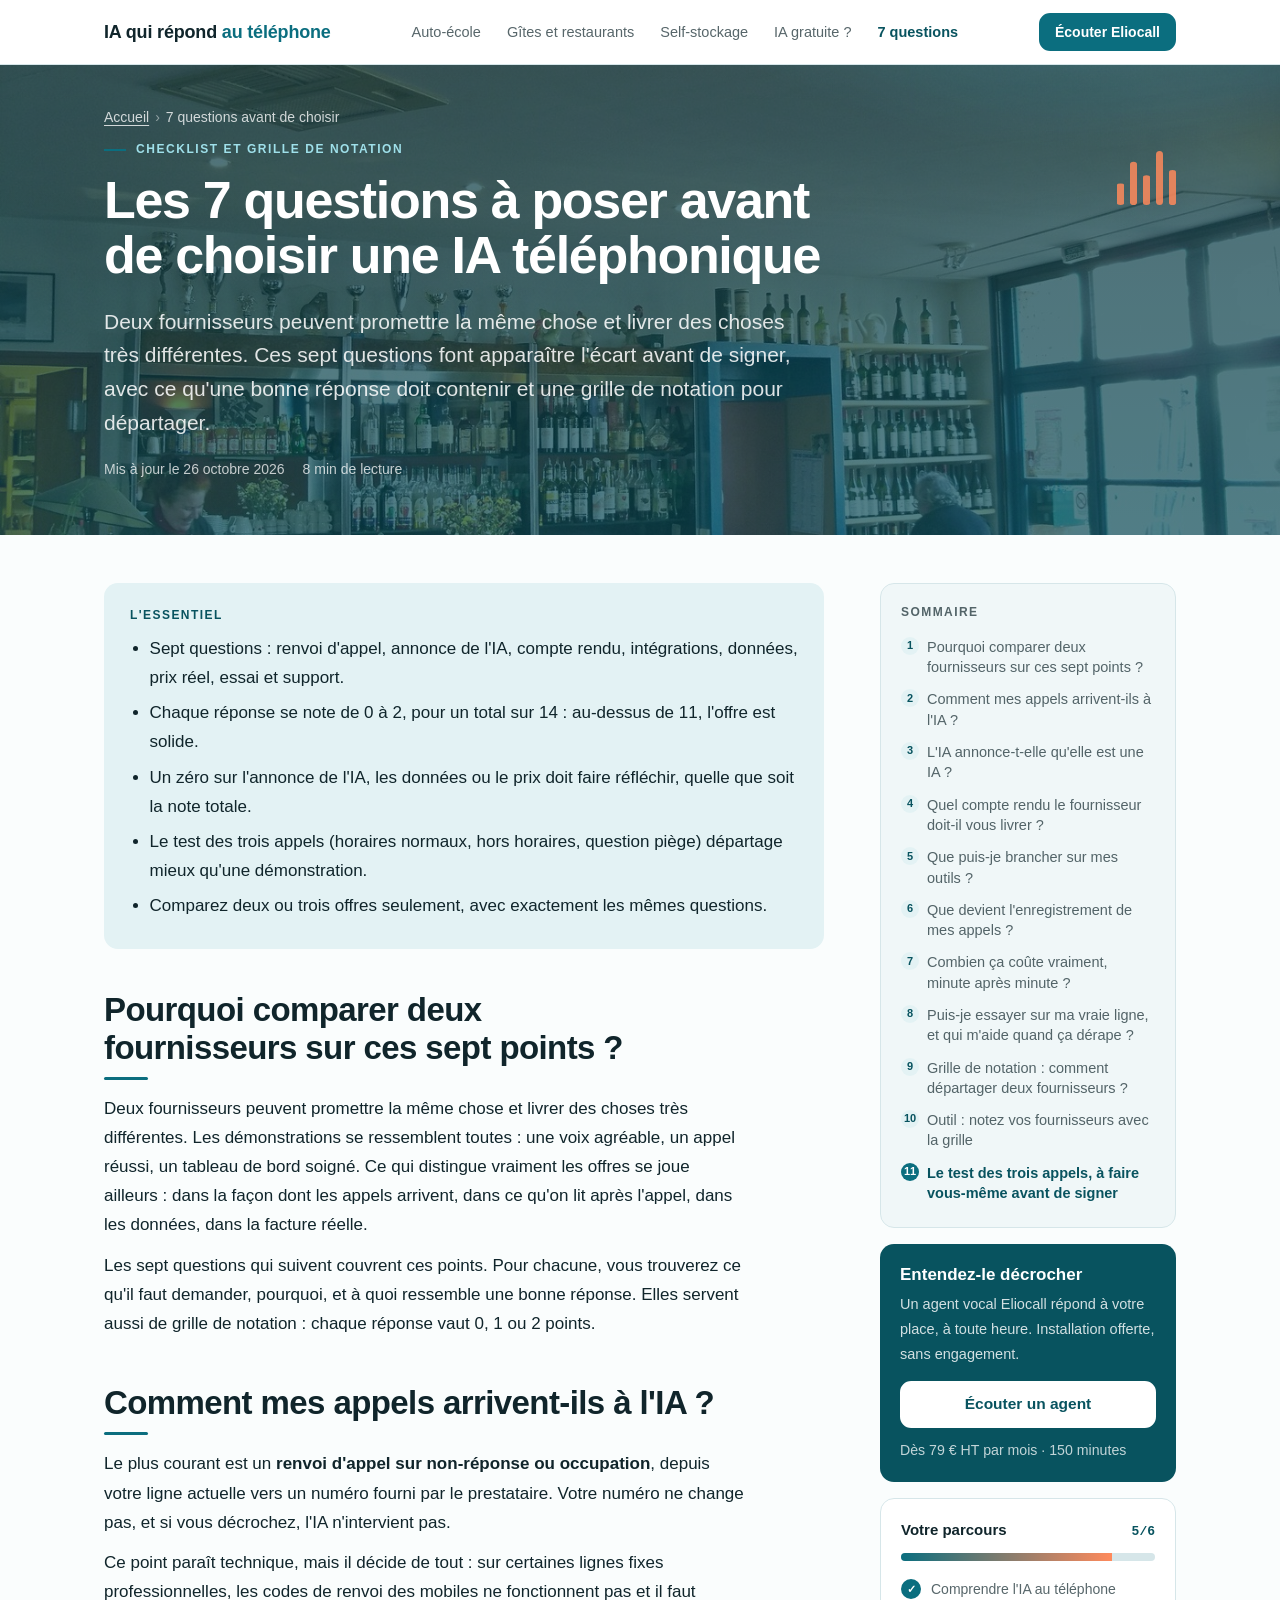
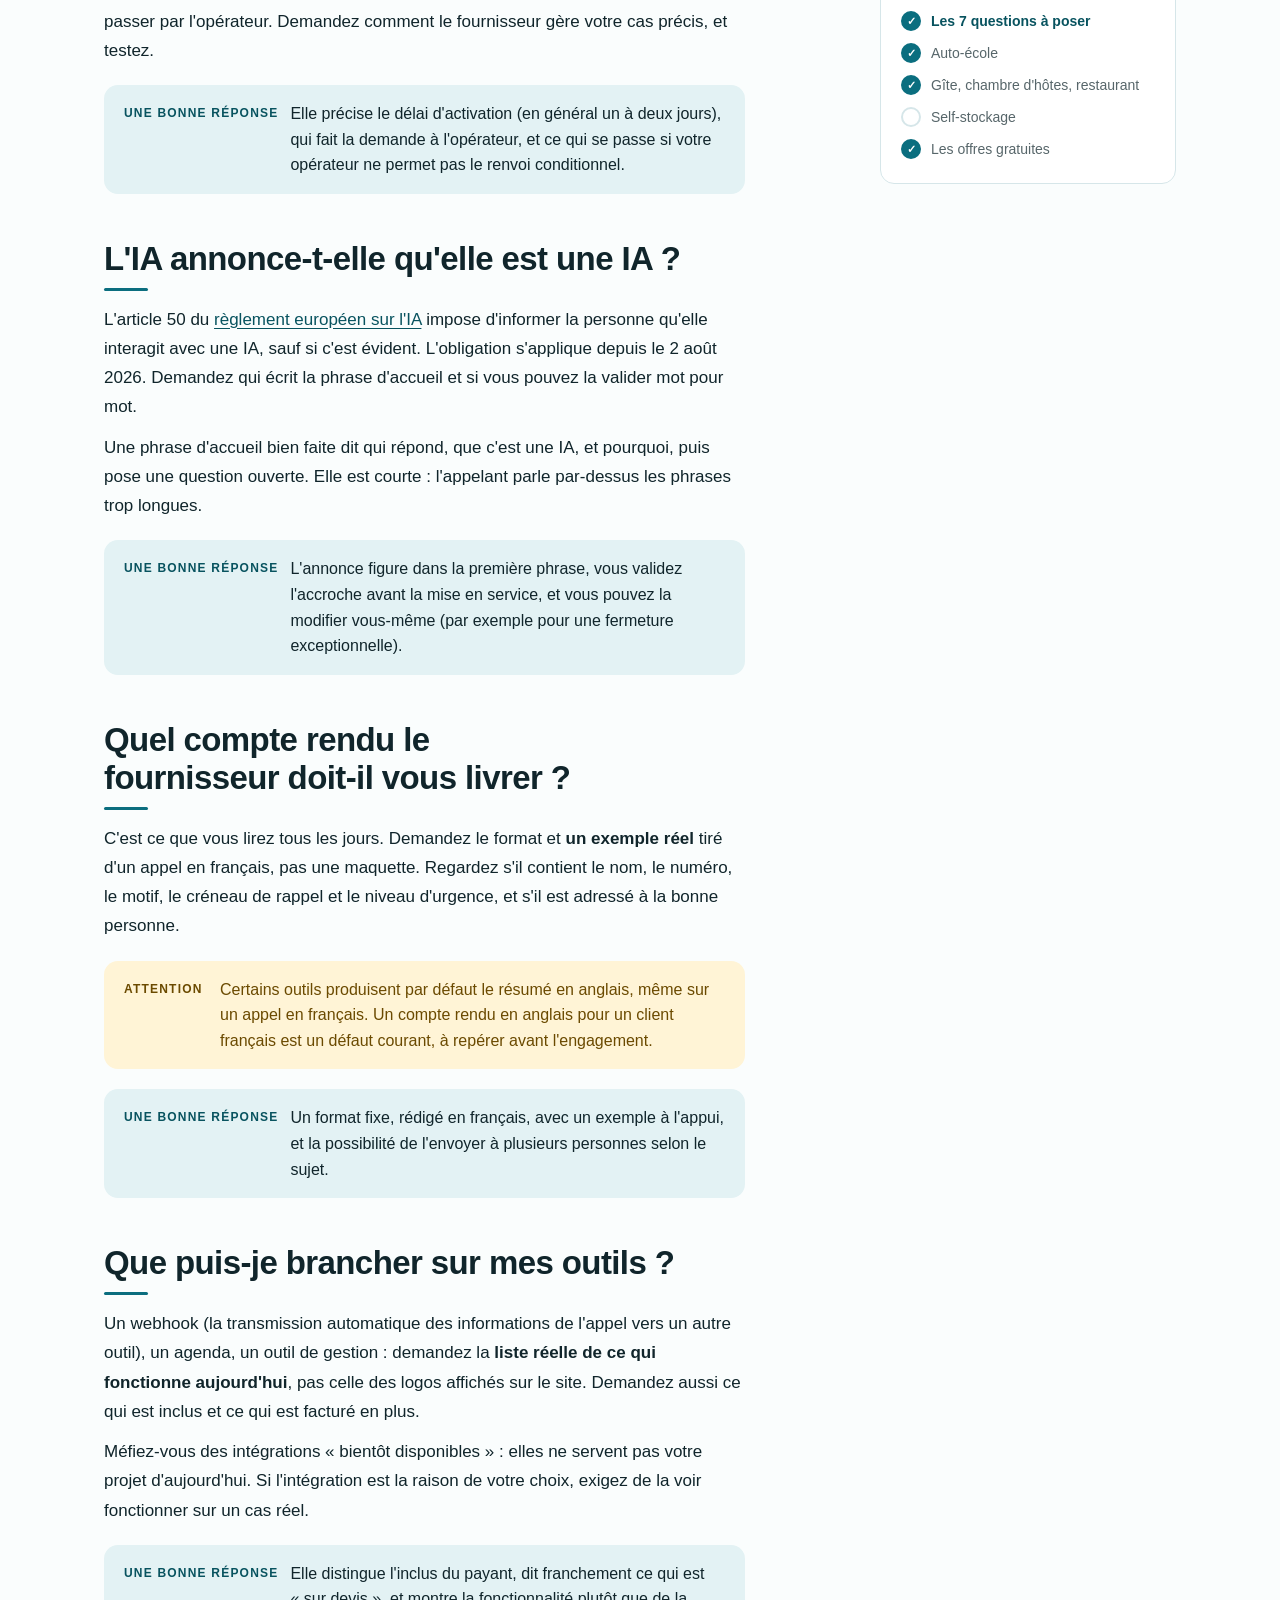
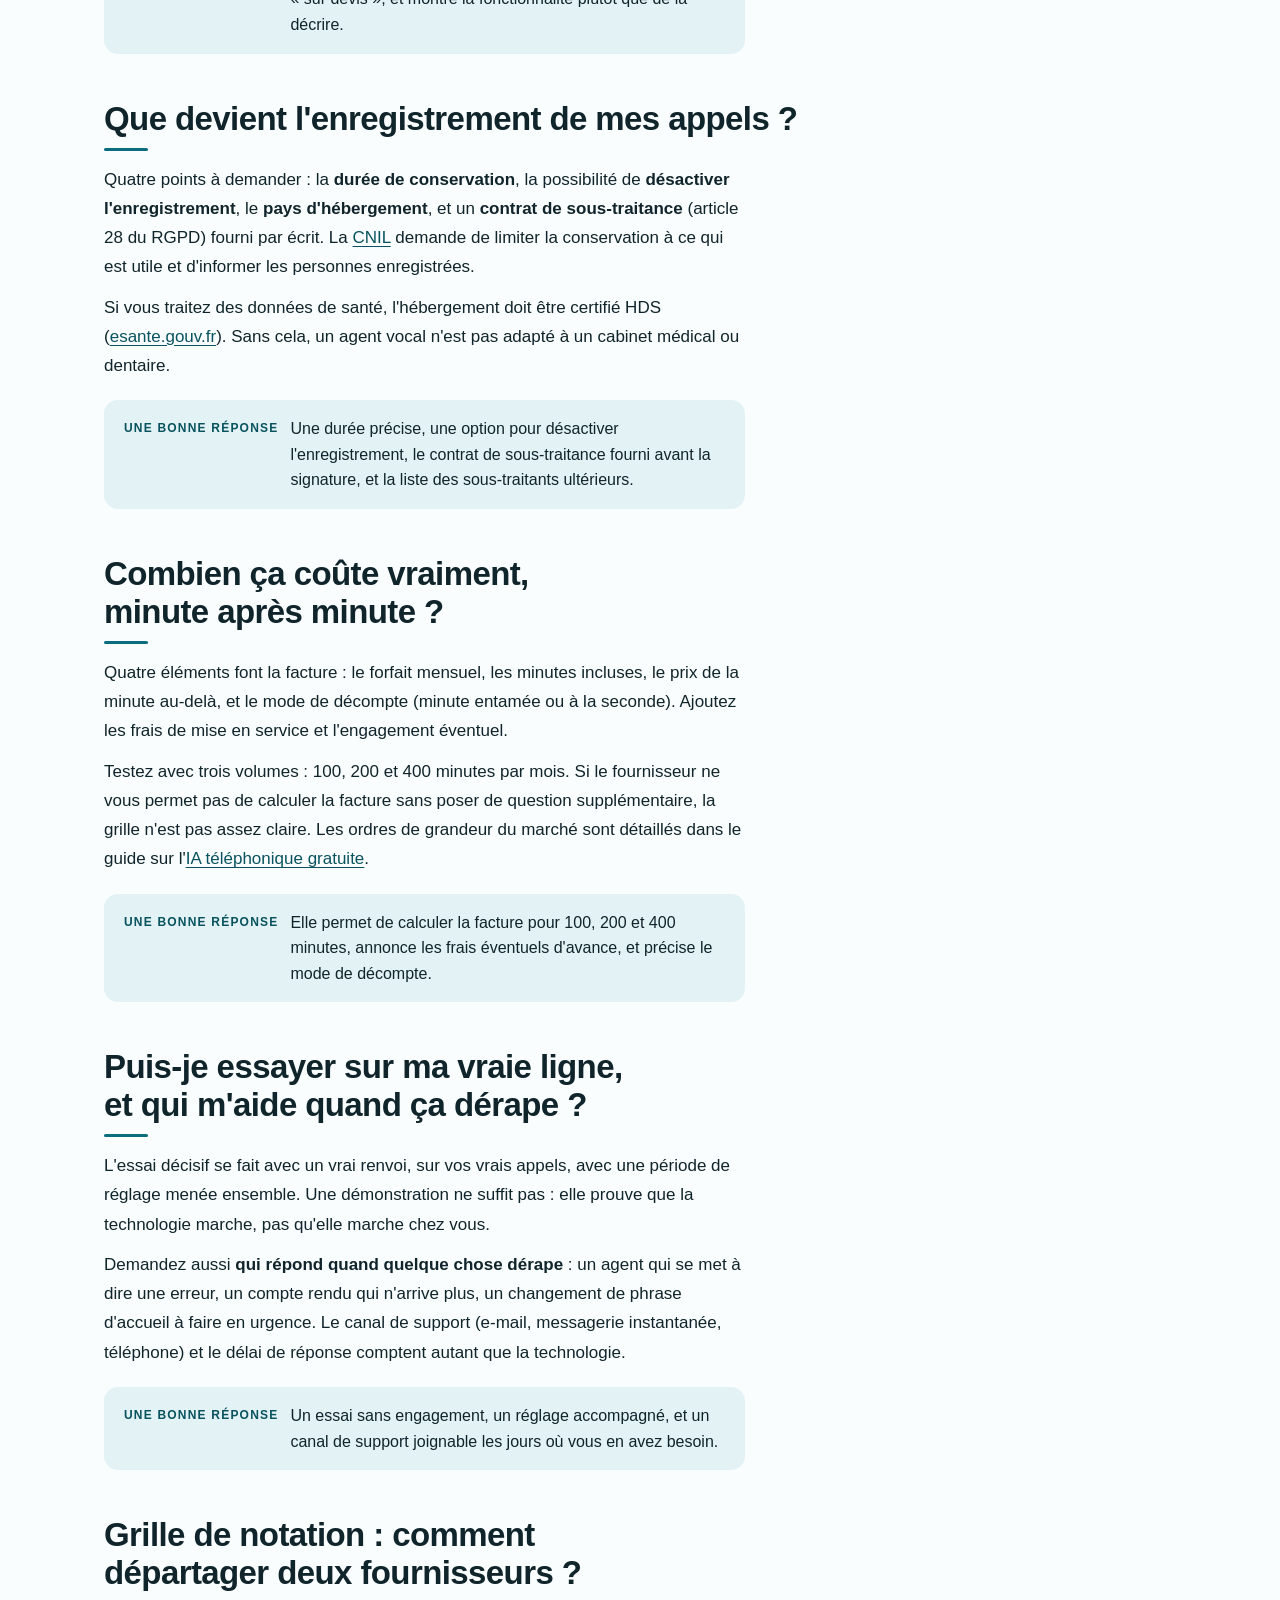
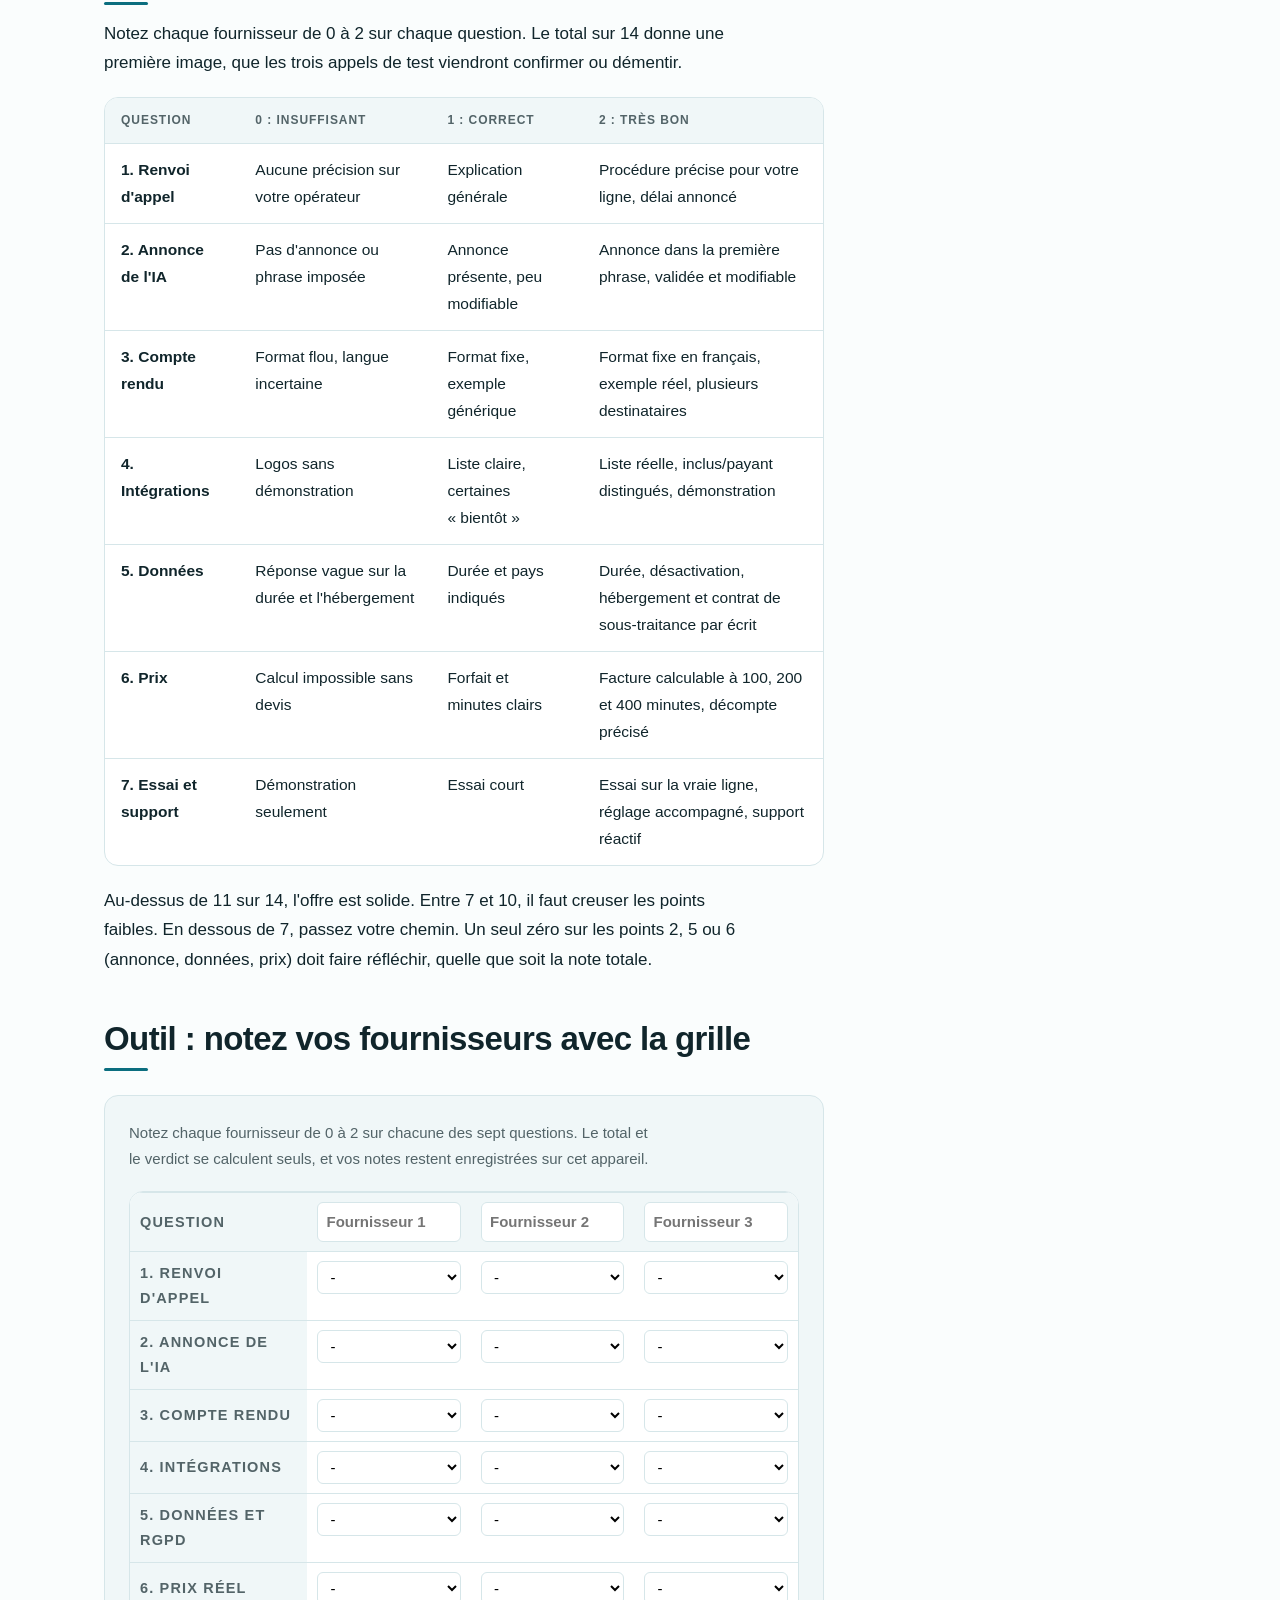
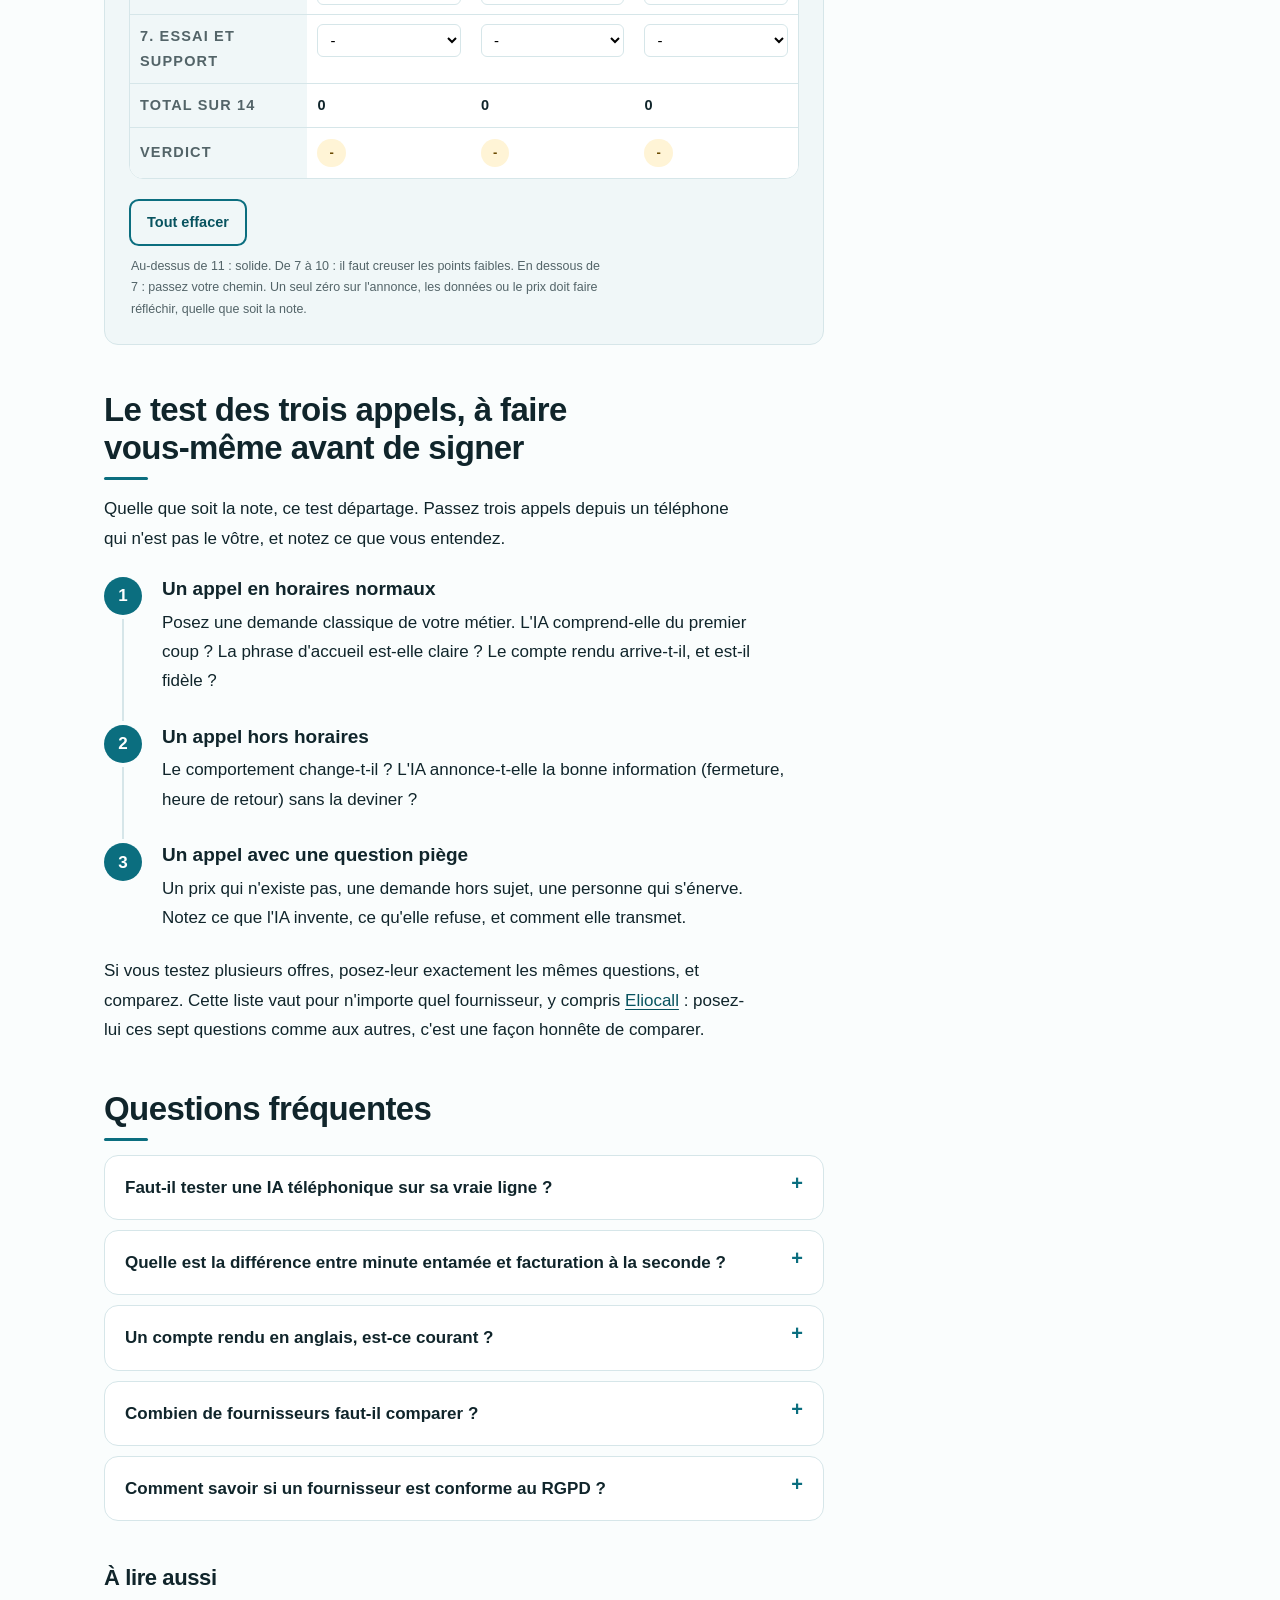
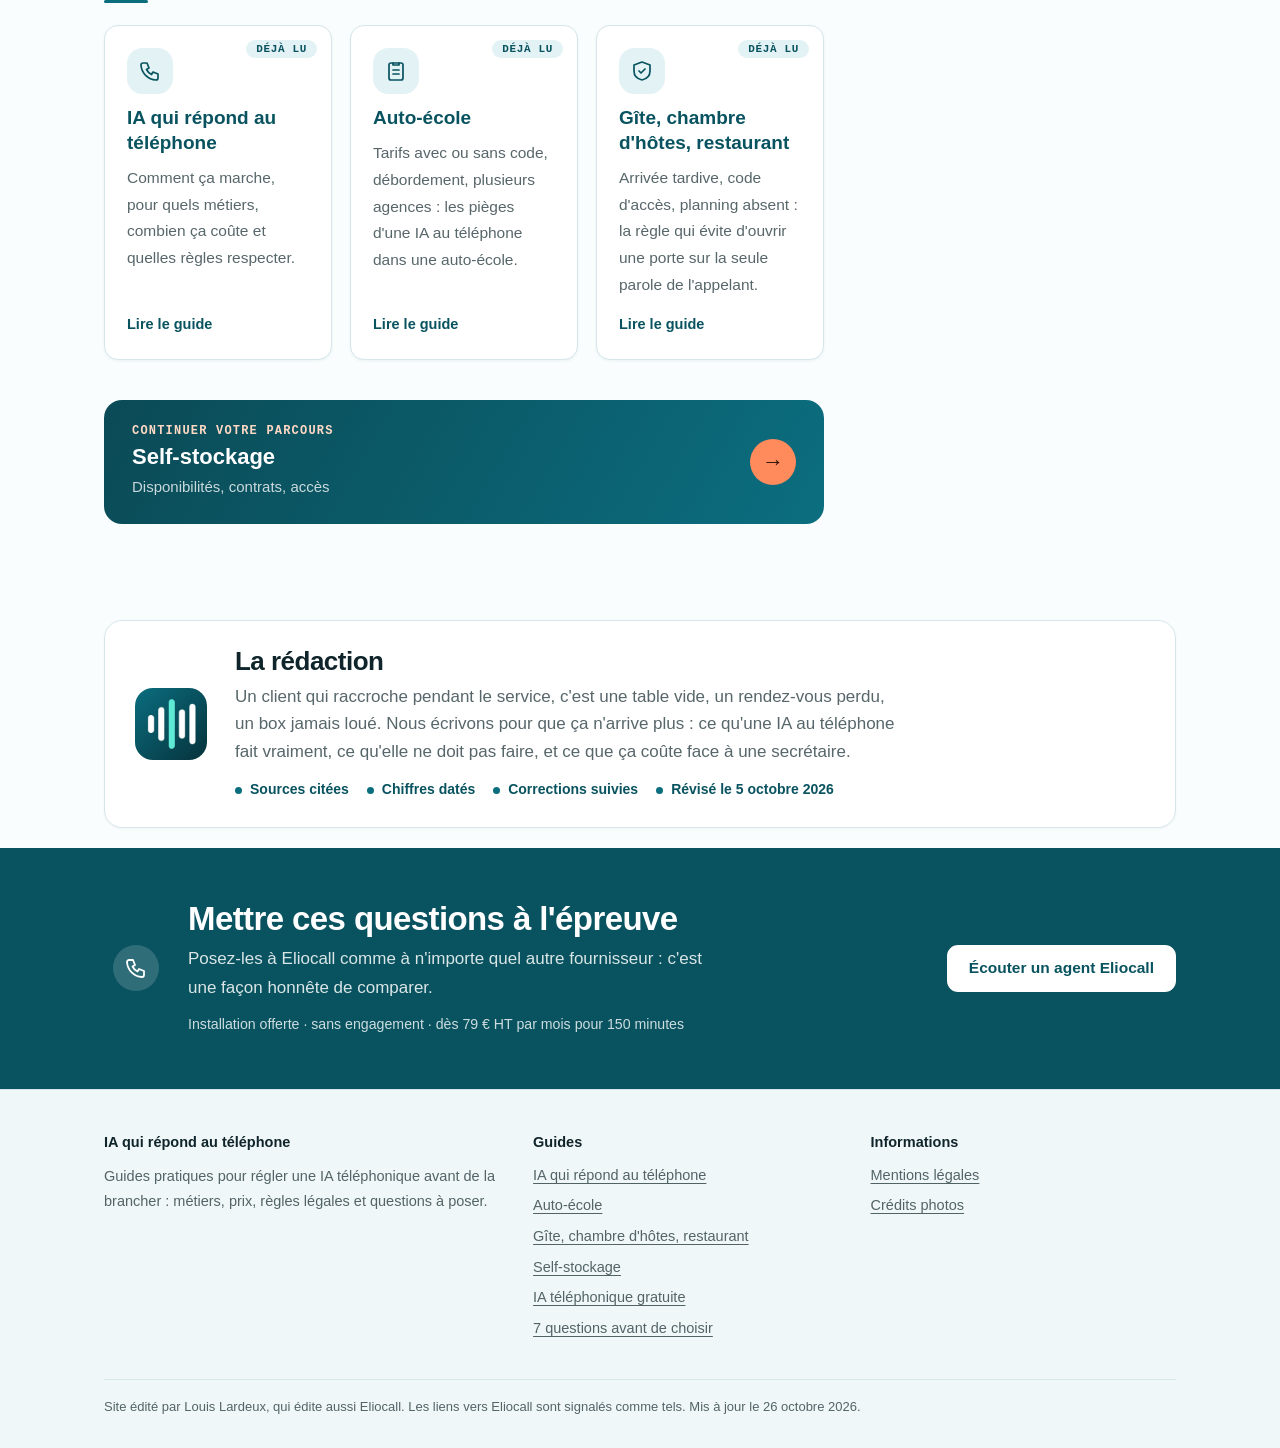
<file: questions-avant-de-choisir/index.html>
<!doctype html>
<html lang="fr">
<head>
<meta charset="utf-8">
<meta name="viewport" content="width=device-width, initial-scale=1">
<title>7 questions à poser avant de choisir une IA téléphonique</title>
<meta name="description" content="Renvoi d&#x27;appel, compte rendu, RGPD, prix à la minute, essai : les 7 questions à poser à un fournisseur d&#x27;IA téléphonique, avec une grille de notation.">
<link rel="canonical" href="https://ia-qui-repond-au-telephone.eu/questions-avant-de-choisir/">
<meta property="og:type" content="article">
<meta property="og:locale" content="fr_FR">
<meta property="og:site_name" content="IA qui répond au téléphone">
<meta property="og:title" content="7 questions à poser avant de choisir une IA téléphonique">
<meta property="og:description" content="Renvoi d&#x27;appel, compte rendu, RGPD, prix à la minute, essai : les 7 questions à poser à un fournisseur d&#x27;IA téléphonique, avec une grille de notation.">
<meta property="og:url" content="https://ia-qui-repond-au-telephone.eu/questions-avant-de-choisir/">
<meta property="og:image" content="https://ia-qui-repond-au-telephone.eu/og-image.png">
<meta property="og:image:width" content="1200">
<meta property="og:image:height" content="630">
<meta property="og:image:alt" content="IA qui répond au téléphone">
<meta name="twitter:card" content="summary_large_image">
<meta name="twitter:image" content="https://ia-qui-repond-au-telephone.eu/og-image.png">
<link rel="icon" href="/favicon.ico" sizes="48x48">
<link rel="icon" href="/favicon.svg" type="image/svg+xml">
<link rel="icon" href="/favicon-48.png" type="image/png" sizes="48x48">
<link rel="apple-touch-icon" href="/apple-touch-icon.png">
<meta name="theme-color" content="#0b6e7f">

<meta http-equiv="Content-Security-Policy" content="default-src 'self'; script-src 'self' 'unsafe-inline'; style-src 'self' 'unsafe-inline'; img-src 'self' data:; base-uri 'self'; form-action 'none'">
<meta name="referrer" content="strict-origin-when-cross-origin">
<script type="application/ld+json">{"@context": "https://schema.org", "@graph": [{"@type": "BreadcrumbList", "itemListElement": [{"@type": "ListItem", "position": 1, "name": "Accueil", "item": "https://ia-qui-repond-au-telephone.eu/"}, {"@type": "ListItem", "position": 2, "name": "7 questions avant de choisir", "item": "https://ia-qui-repond-au-telephone.eu/questions-avant-de-choisir/"}]}, {"@type": "Article", "headline": "Les 7 questions à poser avant de choisir une IA téléphonique", "description": "Renvoi d'appel, compte rendu, RGPD, prix à la minute, essai : les 7 questions à poser à un fournisseur d'IA téléphonique, avec une grille de notation.", "inLanguage": "fr-FR", "datePublished": "2026-10-05", "dateModified": "2026-10-26", "mainEntityOfPage": "https://ia-qui-repond-au-telephone.eu/questions-avant-de-choisir/", "author": {"@type": "Organization", "name": "IA qui répond au téléphone", "url": "https://ia-qui-repond-au-telephone.eu"}, "publisher": {"@type": "Organization", "name": "IA qui répond au téléphone", "url": "https://ia-qui-repond-au-telephone.eu"}}, {"@type": "FAQPage", "mainEntity": [{"@type": "Question", "name": "Faut-il tester une IA téléphonique sur sa vraie ligne ?", "acceptedAnswer": {"@type": "Answer", "text": "Oui. Une démonstration prouve que la technologie marche, pas qu'elle marche chez vous. Un essai avec un vrai renvoi d'appel montre la qualité de la reconnaissance, le compte rendu reçu et les erreurs propres à votre métier."}}, {"@type": "Question", "name": "Quelle est la différence entre minute entamée et facturation à la seconde ?", "acceptedAnswer": {"@type": "Answer", "text": "Avec la minute entamée, un appel de 20 secondes est facturé une minute pleine. Avec la facturation à la seconde, vous payez 20 secondes. Sur des appels courts, l'écart pèse vite sur la facture."}}, {"@type": "Question", "name": "Un compte rendu en anglais, est-ce courant ?", "acceptedAnswer": {"@type": "Answer", "text": "Oui, certains outils produisent par défaut le résumé en anglais même sur un appel en français. Demandez toujours un exemple réel de compte rendu d'un appel français avant de vous engager."}}, {"@type": "Question", "name": "Combien de fournisseurs faut-il comparer ?", "acceptedAnswer": {"@type": "Answer", "text": "Deux ou trois suffisent. Au-delà, on se noie dans les grilles tarifaires. Mieux vaut tester sérieusement deux offres que survoler six démonstrations."}}, {"@type": "Question", "name": "Comment savoir si un fournisseur est conforme au RGPD ?", "acceptedAnswer": {"@type": "Answer", "text": "Demandez le contrat de sous-traitance (article 28), le lieu d'hébergement, la liste des sous-traitants ultérieurs et la durée de conservation. Un fournisseur sérieux répond par écrit, sans détour."}}]}]}</script>
<link rel="stylesheet" href="/style.css">
<script>(function(){var d=document.documentElement;if(window.matchMedia&&matchMedia("(prefers-reduced-motion: reduce)").matches)return;d.classList.add("i-js");setTimeout(function(){if(!window.__rvok)d.classList.add("i-show")},3500)})();</script>
</head>
<body>
<a class="i-skip" href="#contenu">Aller au contenu</a>
<div class="i-rdp" id="rdp" aria-hidden="true"><i></i></div>
<header class="i-top"><div class="i-wrap"><a class="i-brand" href="/">IA qui répond <span>au téléphone</span></a><nav class="i-nav" aria-label="Navigation"><a href="/auto-ecole/">Auto-école</a><a href="/hebergement-restaurant/">Gîtes et restaurants</a><a href="/self-stockage/">Self-stockage</a><a href="/ia-telephone-gratuite/">IA gratuite&nbsp;?</a><a href="/questions-avant-de-choisir/" class="i-cur">7 questions</a></nav><a class="i-btn i-small" href="https://eliocall.com/?utm_source=ia-qui-repond-au-telephone&amp;utm_medium=guide&amp;utm_campaign=header" rel="nofollow sponsored noopener">Écouter Eliocall</a></div></header>
<main id="contenu">
<div class="i-page-head"><img class="i-pgbg" src="/img/bistrot2.jpg" alt="Salle d'un bistrot de village" width="1400" height="933" loading="eager" decoding="async"><div class="i-wrap"><div class="i-eq" aria-hidden="true"><i></i><i></i><i></i><i></i><i></i></div><div class="i-crumbs"><a href="/">Accueil</a><i>›</i>7 questions avant de choisir</div><div class="i-kicker">Checklist et grille de notation</div><h1>Les 7 questions à poser avant de choisir une IA téléphonique</h1><p class="i-lead">Deux fournisseurs peuvent promettre la même chose et livrer des choses très différentes. Ces sept questions font apparaître l'écart avant de signer, avec ce qu'une bonne réponse doit contenir et une grille de notation pour départager.</p><div class="i-meta"><span>Mis à jour le 26 octobre 2026</span><span>8 min de lecture</span></div></div></div>
<div class="i-wrap i-layout"><article class="i-doc"><div class="i-summary"><b>L'essentiel</b><ul><li>Sept questions&nbsp;: renvoi d'appel, annonce de l'IA, compte rendu, intégrations, données, prix réel, essai et support.</li><li>Chaque réponse se note de 0 à 2, pour un total sur 14&nbsp;: au-dessus de 11, l'offre est solide.</li><li>Un zéro sur l'annonce de l'IA, les données ou le prix doit faire réfléchir, quelle que soit la note totale.</li><li>Le test des trois appels (horaires normaux, hors horaires, question piège) départage mieux qu'une démonstration.</li><li>Comparez deux ou trois offres seulement, avec exactement les mêmes questions.</li></ul></div><section id="pourquoi-ces-sept-questions" class="i-rv"><h2>Pourquoi comparer deux fournisseurs sur ces sept points&nbsp;?</h2>
<p>Deux fournisseurs peuvent promettre la même chose et livrer des choses très différentes. Les démonstrations se ressemblent toutes&nbsp;: une voix agréable, un appel réussi, un tableau de bord soigné. Ce qui distingue vraiment les offres se joue ailleurs&nbsp;: dans la façon dont les appels arrivent, dans ce qu'on lit après l'appel, dans les données, dans la facture réelle.</p>
<p>Les sept questions qui suivent couvrent ces points. Pour chacune, vous trouverez ce qu'il faut demander, pourquoi, et à quoi ressemble une bonne réponse. Elles servent aussi de grille de notation&nbsp;: chaque réponse vaut 0, 1 ou 2 points.</p>
</section><section id="renvoi-d-appel" class="i-rv"><h2>Comment mes appels arrivent-ils à l'IA&nbsp;?</h2>
<p>Le plus courant est un <strong>renvoi d'appel sur non-réponse ou occupation</strong>, depuis votre ligne actuelle vers un numéro fourni par le prestataire. Votre numéro ne change pas, et si vous décrochez, l'IA n'intervient pas.</p>
<p>Ce point paraît technique, mais il décide de tout&nbsp;: sur certaines lignes fixes professionnelles, les codes de renvoi des mobiles ne fonctionnent pas et il faut passer par l'opérateur. Demandez comment le fournisseur gère votre cas précis, et testez.</p>
<div class="i-callout i-co-tip"><strong>Une bonne réponse</strong><div><p>Elle précise le délai d'activation (en général un à deux jours), qui fait la demande à l'opérateur, et ce qui se passe si votre opérateur ne permet pas le renvoi conditionnel.</p></div></div>
</section><section id="annonce-de-l-ia" class="i-rv"><h2>L'IA annonce-t-elle qu'elle est une IA&nbsp;?</h2>
<p>L'article 50 du <a href="https://eur-lex.europa.eu/legal-content/FR/TXT/?uri=OJ%3AL_202401689" rel="noopener">règlement européen sur l'IA</a> impose d'informer la personne qu'elle interagit avec une IA, sauf si c'est évident. L'obligation s'applique depuis le 2 août 2026. Demandez qui écrit la phrase d'accueil et si vous pouvez la valider mot pour mot.</p>
<p>Une phrase d'accueil bien faite dit qui répond, que c'est une IA, et pourquoi, puis pose une question ouverte. Elle est courte&nbsp;: l'appelant parle par-dessus les phrases trop longues.</p>
<div class="i-callout i-co-tip"><strong>Une bonne réponse</strong><div><p>L'annonce figure dans la première phrase, vous validez l'accroche avant la mise en service, et vous pouvez la modifier vous-même (par exemple pour une fermeture exceptionnelle).</p></div></div>
</section><section id="compte-rendu" class="i-rv"><h2>Quel compte rendu le fournisseur doit-il vous livrer&nbsp;?</h2>
<p>C'est ce que vous lirez tous les jours. Demandez le format et <strong>un exemple réel</strong> tiré d'un appel en français, pas une maquette. Regardez s'il contient le nom, le numéro, le motif, le créneau de rappel et le niveau d'urgence, et s'il est adressé à la bonne personne.</p>
<div class="i-callout i-co-warn"><strong>Attention</strong><div><p>Certains outils produisent par défaut le résumé en anglais, même sur un appel en français. Un compte rendu en anglais pour un client français est un défaut courant, à repérer avant l'engagement.</p></div></div>
<div class="i-callout i-co-tip"><strong>Une bonne réponse</strong><div><p>Un format fixe, rédigé en français, avec un exemple à l'appui, et la possibilité de l'envoyer à plusieurs personnes selon le sujet.</p></div></div>
</section><section id="integrations" class="i-rv"><h2>Que puis-je brancher sur mes outils&nbsp;?</h2>
<p>Un webhook (la transmission automatique des informations de l'appel vers un autre outil), un agenda, un outil de gestion&nbsp;: demandez la <strong>liste réelle de ce qui fonctionne aujourd'hui</strong>, pas celle des logos affichés sur le site. Demandez aussi ce qui est inclus et ce qui est facturé en plus.</p>
<p>Méfiez-vous des intégrations «&nbsp;bientôt disponibles&nbsp;»&nbsp;: elles ne servent pas votre projet d'aujourd'hui. Si l'intégration est la raison de votre choix, exigez de la voir fonctionner sur un cas réel.</p>
<div class="i-callout i-co-tip"><strong>Une bonne réponse</strong><div><p>Elle distingue l'inclus du payant, dit franchement ce qui est «&nbsp;sur devis&nbsp;», et montre la fonctionnalité plutôt que de la décrire.</p></div></div>
</section><section id="donnees-rgpd" class="i-rv"><h2>Que devient l'enregistrement de mes appels&nbsp;?</h2>
<p>Quatre points à demander&nbsp;: la <strong>durée de conservation</strong>, la possibilité de <strong>désactiver l'enregistrement</strong>, le <strong>pays d'hébergement</strong>, et un <strong>contrat de sous-traitance</strong> (article 28 du RGPD) fourni par écrit. La <a href="https://www.cnil.fr/fr/lecoute-et-lenregistrement-des-appels-sur-le-lieu-de-travail" rel="noopener">CNIL</a> demande de limiter la conservation à ce qui est utile et d'informer les personnes enregistrées.</p>
<p>Si vous traitez des données de santé, l'hébergement doit être certifié HDS (<a href="https://esante.gouv.fr/labels-certifications/hds/certification-des-hebergeurs-de-donnees-de-sante" rel="noopener">esante.gouv.fr</a>). Sans cela, un agent vocal n'est pas adapté à un cabinet médical ou dentaire.</p>
<div class="i-callout i-co-tip"><strong>Une bonne réponse</strong><div><p>Une durée précise, une option pour désactiver l'enregistrement, le contrat de sous-traitance fourni avant la signature, et la liste des sous-traitants ultérieurs.</p></div></div>
</section><section id="prix-reel" class="i-rv"><h2>Combien ça coûte vraiment, minute après minute&nbsp;?</h2>
<p>Quatre éléments font la facture&nbsp;: le forfait mensuel, les minutes incluses, le prix de la minute au-delà, et le mode de décompte (minute entamée ou à la seconde). Ajoutez les frais de mise en service et l'engagement éventuel.</p>
<p>Testez avec trois volumes&nbsp;: 100, 200 et 400 minutes par mois. Si le fournisseur ne vous permet pas de calculer la facture sans poser de question supplémentaire, la grille n'est pas assez claire. Les ordres de grandeur du marché sont détaillés dans le guide sur l'<a href="/ia-telephone-gratuite/">IA téléphonique gratuite</a>.</p>
<div class="i-callout i-co-tip"><strong>Une bonne réponse</strong><div><p>Elle permet de calculer la facture pour 100, 200 et 400 minutes, annonce les frais éventuels d'avance, et précise le mode de décompte.</p></div></div>
</section><section id="essai-et-support" class="i-rv"><h2>Puis-je essayer sur ma vraie ligne, et qui m'aide quand ça dérape&nbsp;?</h2>
<p>L'essai décisif se fait avec un vrai renvoi, sur vos vrais appels, avec une période de réglage menée ensemble. Une démonstration ne suffit pas&nbsp;: elle prouve que la technologie marche, pas qu'elle marche chez vous.</p>
<p>Demandez aussi <strong>qui répond quand quelque chose dérape</strong>&nbsp;: un agent qui se met à dire une erreur, un compte rendu qui n'arrive plus, un changement de phrase d'accueil à faire en urgence. Le canal de support (e-mail, messagerie instantanée, téléphone) et le délai de réponse comptent autant que la technologie.</p>
<div class="i-callout i-co-tip"><strong>Une bonne réponse</strong><div><p>Un essai sans engagement, un réglage accompagné, et un canal de support joignable les jours où vous en avez besoin.</p></div></div>
</section><section id="grille-de-notation" class="i-rv"><h2>Grille de notation&nbsp;: comment départager deux fournisseurs&nbsp;?</h2>
<p>Notez chaque fournisseur de 0 à 2 sur chaque question. Le total sur 14 donne une première image, que les trois appels de test viendront confirmer ou démentir.</p>
<div class="i-tablewrap"><table><tr><th>Question</th><th>0&nbsp;: insuffisant</th><th>1&nbsp;: correct</th><th>2&nbsp;: très bon</th></tr><tr><td>1. Renvoi d'appel</td><td>Aucune précision sur votre opérateur</td><td>Explication générale</td><td>Procédure précise pour votre ligne, délai annoncé</td></tr><tr><td>2. Annonce de l'IA</td><td>Pas d'annonce ou phrase imposée</td><td>Annonce présente, peu modifiable</td><td>Annonce dans la première phrase, validée et modifiable</td></tr><tr><td>3. Compte rendu</td><td>Format flou, langue incertaine</td><td>Format fixe, exemple générique</td><td>Format fixe en français, exemple réel, plusieurs destinataires</td></tr><tr><td>4. Intégrations</td><td>Logos sans démonstration</td><td>Liste claire, certaines «&nbsp;bientôt&nbsp;»</td><td>Liste réelle, inclus/payant distingués, démonstration</td></tr><tr><td>5. Données</td><td>Réponse vague sur la durée et l'hébergement</td><td>Durée et pays indiqués</td><td>Durée, désactivation, hébergement et contrat de sous-traitance par écrit</td></tr><tr><td>6. Prix</td><td>Calcul impossible sans devis</td><td>Forfait et minutes clairs</td><td>Facture calculable à 100, 200 et 400 minutes, décompte précisé</td></tr><tr><td>7. Essai et support</td><td>Démonstration seulement</td><td>Essai court</td><td>Essai sur la vraie ligne, réglage accompagné, support réactif</td></tr></table></div>
<p>Au-dessus de 11 sur 14, l'offre est solide. Entre 7 et 10, il faut creuser les points faibles. En dessous de 7, passez votre chemin. Un seul zéro sur les points 2, 5 ou 6 (annonce, données, prix) doit faire réfléchir, quelle que soit la note totale.</p>
</section><section id="noter-fournisseurs" class="i-rv"><h2>Outil&nbsp;: notez vos fournisseurs avec la grille</h2><div class="i-tool" id="tl-ia-grille"><p class="i-tl">Notez chaque fournisseur de 0 à 2 sur chacune des sept questions. Le total et le verdict se calculent seuls, et vos notes restent enregistrées sur cet appareil.</p><div class="i-tablewrap"><table class="i-grid7"><thead><tr><th>Question</th><th><input type="text" id="tl-gr-n0" placeholder="Fournisseur 1" aria-label="Nom du fournisseur 1"></th><th><input type="text" id="tl-gr-n1" placeholder="Fournisseur 2" aria-label="Nom du fournisseur 2"></th><th><input type="text" id="tl-gr-n2" placeholder="Fournisseur 3" aria-label="Nom du fournisseur 3"></th></tr></thead><tbody><tr><th scope="row">1. Renvoi d'appel</th><td><select data-q="0" data-f="0" aria-label="1. Renvoi d'appel, fournisseur 1"><option value="">-</option><option value="0">0</option><option value="1">1</option><option value="2">2</option></select></td><td><select data-q="0" data-f="1" aria-label="1. Renvoi d'appel, fournisseur 2"><option value="">-</option><option value="0">0</option><option value="1">1</option><option value="2">2</option></select></td><td><select data-q="0" data-f="2" aria-label="1. Renvoi d'appel, fournisseur 3"><option value="">-</option><option value="0">0</option><option value="1">1</option><option value="2">2</option></select></td></tr><tr><th scope="row">2. Annonce de l'IA</th><td><select data-q="1" data-f="0" aria-label="2. Annonce de l'IA, fournisseur 1"><option value="">-</option><option value="0">0</option><option value="1">1</option><option value="2">2</option></select></td><td><select data-q="1" data-f="1" aria-label="2. Annonce de l'IA, fournisseur 2"><option value="">-</option><option value="0">0</option><option value="1">1</option><option value="2">2</option></select></td><td><select data-q="1" data-f="2" aria-label="2. Annonce de l'IA, fournisseur 3"><option value="">-</option><option value="0">0</option><option value="1">1</option><option value="2">2</option></select></td></tr><tr><th scope="row">3. Compte rendu</th><td><select data-q="2" data-f="0" aria-label="3. Compte rendu, fournisseur 1"><option value="">-</option><option value="0">0</option><option value="1">1</option><option value="2">2</option></select></td><td><select data-q="2" data-f="1" aria-label="3. Compte rendu, fournisseur 2"><option value="">-</option><option value="0">0</option><option value="1">1</option><option value="2">2</option></select></td><td><select data-q="2" data-f="2" aria-label="3. Compte rendu, fournisseur 3"><option value="">-</option><option value="0">0</option><option value="1">1</option><option value="2">2</option></select></td></tr><tr><th scope="row">4. Intégrations</th><td><select data-q="3" data-f="0" aria-label="4. Intégrations, fournisseur 1"><option value="">-</option><option value="0">0</option><option value="1">1</option><option value="2">2</option></select></td><td><select data-q="3" data-f="1" aria-label="4. Intégrations, fournisseur 2"><option value="">-</option><option value="0">0</option><option value="1">1</option><option value="2">2</option></select></td><td><select data-q="3" data-f="2" aria-label="4. Intégrations, fournisseur 3"><option value="">-</option><option value="0">0</option><option value="1">1</option><option value="2">2</option></select></td></tr><tr><th scope="row">5. Données et RGPD</th><td><select data-q="4" data-f="0" aria-label="5. Données et RGPD, fournisseur 1"><option value="">-</option><option value="0">0</option><option value="1">1</option><option value="2">2</option></select></td><td><select data-q="4" data-f="1" aria-label="5. Données et RGPD, fournisseur 2"><option value="">-</option><option value="0">0</option><option value="1">1</option><option value="2">2</option></select></td><td><select data-q="4" data-f="2" aria-label="5. Données et RGPD, fournisseur 3"><option value="">-</option><option value="0">0</option><option value="1">1</option><option value="2">2</option></select></td></tr><tr><th scope="row">6. Prix réel</th><td><select data-q="5" data-f="0" aria-label="6. Prix réel, fournisseur 1"><option value="">-</option><option value="0">0</option><option value="1">1</option><option value="2">2</option></select></td><td><select data-q="5" data-f="1" aria-label="6. Prix réel, fournisseur 2"><option value="">-</option><option value="0">0</option><option value="1">1</option><option value="2">2</option></select></td><td><select data-q="5" data-f="2" aria-label="6. Prix réel, fournisseur 3"><option value="">-</option><option value="0">0</option><option value="1">1</option><option value="2">2</option></select></td></tr><tr><th scope="row">7. Essai et support</th><td><select data-q="6" data-f="0" aria-label="7. Essai et support, fournisseur 1"><option value="">-</option><option value="0">0</option><option value="1">1</option><option value="2">2</option></select></td><td><select data-q="6" data-f="1" aria-label="7. Essai et support, fournisseur 2"><option value="">-</option><option value="0">0</option><option value="1">1</option><option value="2">2</option></select></td><td><select data-q="6" data-f="2" aria-label="7. Essai et support, fournisseur 3"><option value="">-</option><option value="0">0</option><option value="1">1</option><option value="2">2</option></select></td></tr><tr><th scope="row">Total sur 14</th><td><b id="tl-gr-t0">0</b></td><td><b id="tl-gr-t1">0</b></td><td><b id="tl-gr-t2">0</b></td></tr><tr><th scope="row">Verdict</th><td><span class="i-verdict" id="tl-gr-v0" data-v="mid">-</span></td><td><span class="i-verdict" id="tl-gr-v1" data-v="mid">-</span></td><td><span class="i-verdict" id="tl-gr-v2" data-v="mid">-</span></td></tr></tbody></table></div><div class="i-tbtns"><button type="button" id="tl-gr-reset" class="i-ghost">Tout effacer</button></div><p class="i-note">Au-dessus de 11&nbsp;: solide. De 7 à 10&nbsp;: il faut creuser les points faibles. En dessous de 7&nbsp;: passez votre chemin. Un seul zéro sur l'annonce, les données ou le prix doit faire réfléchir, quelle que soit la note.</p><noscript><p class="i-note">Cet outil demande JavaScript.</p></noscript></div><script>(function(){var $=function(i){return document.getElementById(i)};var K="tl-ia-grille-v1";
var sels=[].slice.call(document.querySelectorAll("#tl-ia-grille select")),names=[0,1,2].map(function(f){return $("tl-gr-n"+f)});
function save(){try{localStorage.setItem(K,JSON.stringify({s:sels.map(function(s){return s.value}),n:names.map(function(n){return n.value})}))}catch(e){}}
function load(){try{var d=JSON.parse(localStorage.getItem(K)||"null");if(d){sels.forEach(function(s,i){s.value=d.s[i]||""});names.forEach(function(n,i){n.value=d.n[i]||""})}}catch(e){}}
function run(){for(var f=0;f<3;f++){var tot=0,filled=0,zero=false;sels.forEach(function(s){if(+s.dataset.f===f&&s.value!==""){filled++;tot+=+s.value;if(s.value==="0"&&[1,4,5].indexOf(+s.dataset.q)>-1)zero=true}});
$("tl-gr-t"+f).textContent=tot;var v=$("tl-gr-v"+f);
if(!filled){v.textContent="-";v.dataset.v="mid"}else if(filled<7){v.textContent="Notation incomplète";v.dataset.v="mid"}else if(tot>11){v.textContent=zero?"Solide, mais un zéro critique":"Solide";v.dataset.v=zero?"mid":"ok"}else if(tot>=7){v.textContent=zero?"À creuser, zéro critique":"À creuser";v.dataset.v="mid"}else{v.textContent="Passez votre chemin";v.dataset.v="bad"}}}
sels.forEach(function(s){s.addEventListener("change",function(){save();run()})});names.forEach(function(n){n.addEventListener("input",save)});
$("tl-gr-reset").addEventListener("click",function(){sels.forEach(function(s){s.value=""});names.forEach(function(n){n.value=""});save();run()});load();run();})();</script></section><section id="test-des-trois-appels" class="i-rv"><h2>Le test des trois appels, à faire vous-même avant de signer</h2>
<p>Quelle que soit la note, ce test départage. Passez trois appels depuis un téléphone qui n'est pas le vôtre, et notez ce que vous entendez.</p>
<ol class="i-steps"><li><h3>Un appel en horaires normaux</h3><p>Posez une demande classique de votre métier. L'IA comprend-elle du premier coup&nbsp;? La phrase d'accueil est-elle claire&nbsp;? Le compte rendu arrive-t-il, et est-il fidèle&nbsp;?</p></li><li><h3>Un appel hors horaires</h3><p>Le comportement change-t-il&nbsp;? L'IA annonce-t-elle la bonne information (fermeture, heure de retour) sans la deviner&nbsp;?</p></li><li><h3>Un appel avec une question piège</h3><p>Un prix qui n'existe pas, une demande hors sujet, une personne qui s'énerve. Notez ce que l'IA invente, ce qu'elle refuse, et comment elle transmet.</p></li></ol>
<p>Si vous testez plusieurs offres, posez-leur exactement les mêmes questions, et comparez. Cette liste vaut pour n'importe quel fournisseur, y compris <a href="https://eliocall.com/?utm_source=ia-qui-repond-au-telephone&amp;utm_medium=guide&amp;utm_campaign=questions-inline" rel="nofollow sponsored noopener">Eliocall</a>&nbsp;: posez-lui ces sept questions comme aux autres, c'est une façon honnête de comparer.</p>
</section><section id="questions" class="i-rv"><h2>Questions fréquentes</h2><details><summary>Faut-il tester une IA téléphonique sur sa vraie ligne&nbsp;?</summary><p>Oui. Une démonstration prouve que la technologie marche, pas qu'elle marche chez vous. Un essai avec un vrai renvoi d'appel montre la qualité de la reconnaissance, le compte rendu reçu et les erreurs propres à votre métier.</p></details><details><summary>Quelle est la différence entre minute entamée et facturation à la seconde&nbsp;?</summary><p>Avec la minute entamée, un appel de 20 secondes est facturé une minute pleine. Avec la facturation à la seconde, vous payez 20 secondes. Sur des appels courts, l'écart pèse vite sur la facture.</p></details><details><summary>Un compte rendu en anglais, est-ce courant&nbsp;?</summary><p>Oui, certains outils produisent par défaut le résumé en anglais même sur un appel en français. Demandez toujours un exemple réel de compte rendu d'un appel français avant de vous engager.</p></details><details><summary>Combien de fournisseurs faut-il comparer&nbsp;?</summary><p>Deux ou trois suffisent. Au-delà, on se noie dans les grilles tarifaires. Mieux vaut tester sérieusement deux offres que survoler six démonstrations.</p></details><details><summary>Comment savoir si un fournisseur est conforme au RGPD&nbsp;?</summary><p>Demandez le contrat de sous-traitance (article 28), le lieu d'hébergement, la liste des sous-traitants ultérieurs et la durée de conservation. Un fournisseur sérieux répond par écrit, sans détour.</p></details></section><div class="i-related"><h2>À lire aussi</h2><div class="i-cards i-cols3"><a class="i-card" href="/"><span class="i-ico" aria-hidden="true"><svg viewBox="0 0 24 24" width="24" height="24" fill="none" stroke="currentColor" stroke-width="1.7" stroke-linecap="round" stroke-linejoin="round"><path d="M5 4h4l2 5-2.5 1.5a11 11 0 0 0 5 5L15 13l5 2v4a2 2 0 0 1-2 2A16 16 0 0 1 3 6a2 2 0 0 1 2-2z"/></svg></span><h3>IA qui répond au téléphone</h3><p>Comment ça marche, pour quels métiers, combien ça coûte et quelles règles respecter.</p><span class="i-more">Lire le guide</span></a><a class="i-card" href="/auto-ecole/"><span class="i-ico" aria-hidden="true"><svg viewBox="0 0 24 24" width="24" height="24" fill="none" stroke="currentColor" stroke-width="1.7" stroke-linecap="round" stroke-linejoin="round"><rect x="5" y="4" width="14" height="17" rx="2"/><path d="M9 4v2h6V4M9 11h6M9 15h6"/></svg></span><h3>Auto-école</h3><p>Tarifs avec ou sans code, débordement, plusieurs agences&nbsp;: les pièges d'une IA au téléphone dans une auto-école.</p><span class="i-more">Lire le guide</span></a><a class="i-card" href="/hebergement-restaurant/"><span class="i-ico" aria-hidden="true"><svg viewBox="0 0 24 24" width="24" height="24" fill="none" stroke="currentColor" stroke-width="1.7" stroke-linecap="round" stroke-linejoin="round"><path d="M12 3l8 3v6c0 5-3.5 8-8 9-4.5-1-8-4-8-9V6z"/><path d="M9 12l2 2 4-4"/></svg></span><h3>Gîte, chambre d'hôtes, restaurant</h3><p>Arrivée tardive, code d'accès, planning absent&nbsp;: la règle qui évite d'ouvrir une porte sur la seule parole de l'appelant.</p><span class="i-more">Lire le guide</span></a></div></div><div id="nx-box" hidden></div></article><aside class="i-side"><nav class="i-toc" aria-label="Sommaire"><b>Sommaire</b><ol><li><a href="#pourquoi-ces-sept-questions">Pourquoi comparer deux fournisseurs sur ces sept points&nbsp;?</a></li><li><a href="#renvoi-d-appel">Comment mes appels arrivent-ils à l'IA&nbsp;?</a></li><li><a href="#annonce-de-l-ia">L'IA annonce-t-elle qu'elle est une IA&nbsp;?</a></li><li><a href="#compte-rendu">Quel compte rendu le fournisseur doit-il vous livrer&nbsp;?</a></li><li><a href="#integrations">Que puis-je brancher sur mes outils&nbsp;?</a></li><li><a href="#donnees-rgpd">Que devient l'enregistrement de mes appels&nbsp;?</a></li><li><a href="#prix-reel">Combien ça coûte vraiment, minute après minute&nbsp;?</a></li><li><a href="#essai-et-support">Puis-je essayer sur ma vraie ligne, et qui m'aide quand ça dérape&nbsp;?</a></li><li><a href="#grille-de-notation">Grille de notation&nbsp;: comment départager deux fournisseurs&nbsp;?</a></li><li><a href="#noter-fournisseurs">Outil&nbsp;: notez vos fournisseurs avec la grille</a></li><li><a href="#test-des-trois-appels">Le test des trois appels, à faire vous-même avant de signer</a></li></ol></nav><div class="i-sidecta"><b>Entendez-le décrocher</b><p>Un agent vocal Eliocall répond à votre place, à toute heure. Installation offerte, sans engagement.</p><a class="i-btn" href="https://eliocall.com/?utm_source=ia-qui-repond-au-telephone&utm_medium=guide&utm_campaign=ecouter#hero-form" rel="nofollow sponsored noopener">Écouter un agent</a><small style="display:block;margin-top:10px;opacity:.75">Dès 79 € HT par mois · 150 minutes</small></div><div id="jr-box" hidden></div></aside></div>
<section class="i-rdn" id="redaction"><div class="i-wrap"><div class="i-rdc"><img class="i-rdm" src="/icon-192.png" alt="Logo de la rédaction" width="72" height="72" loading="lazy" decoding="async"><div><h2>La rédaction</h2><p>Un client qui raccroche pendant le service, c'est une table vide, un rendez-vous perdu, un box jamais loué. Nous écrivons pour que ça n'arrive plus&nbsp;: ce qu'une IA au téléphone fait vraiment, ce qu'elle ne doit pas faire, et ce que ça coûte face à une secrétaire.</p><ul><li>Sources citées</li><li>Chiffres datés</li><li>Corrections suivies</li><li>Révisé le 5 octobre 2026</li></ul></div></div></div></section>
<div class="i-band"><div class="i-wrap"><div><div class="i-rg" aria-hidden="true"><span></span><span></span><span></span><b><svg viewBox="0 0 24 24" width="24" height="24" fill="none" stroke="#fff" stroke-width="1.8" stroke-linecap="round" stroke-linejoin="round"><path d="M5 4h4l2 5-2.5 1.5a11 11 0 0 0 5 5L15 13l5 2v4a2 2 0 0 1-2 2A16 16 0 0 1 3 6a2 2 0 0 1 2-2z"/></svg></b></div><div><h2>Mettre ces questions à l'épreuve</h2><p>Posez-les à Eliocall comme à n'importe quel autre fournisseur&nbsp;: c'est une façon honnête de comparer.</p><small style="display:block;margin-top:10px;opacity:.8">Installation offerte · sans engagement · dès 79 € HT par mois pour 150 minutes</small></div></div><a class="i-btn" href="https://eliocall.com/?utm_source=ia-qui-repond-au-telephone&amp;utm_medium=guide&amp;utm_campaign=questions" rel="nofollow sponsored noopener">Écouter un agent Eliocall</a></div></div>
</main>
<footer class="i-foot"><div class="i-wrap"><div><b>IA qui répond <span>au téléphone</span></b><p>Guides pratiques pour régler une IA téléphonique avant de la brancher&nbsp;: métiers, prix, règles légales et questions à poser.</p></div><div><b>Guides</b><ul><li><a href="/">IA qui répond au téléphone</a></li><li><a href="/auto-ecole/">Auto-école</a></li><li><a href="/hebergement-restaurant/">Gîte, chambre d'hôtes, restaurant</a></li><li><a href="/self-stockage/">Self-stockage</a></li><li><a href="/ia-telephone-gratuite/">IA téléphonique gratuite</a></li><li><a href="/questions-avant-de-choisir/">7 questions avant de choisir</a></li></ul></div><div><b>Informations</b><ul><li><a href="/mentions-legales/">Mentions légales</a></li><li><a href="/mentions-legales/#credits-photos">Crédits photos</a></li></ul></div><div class="i-small">Site édité par Louis Lardeux, qui édite aussi Eliocall. Les liens vers Eliocall sont signalés comme tels. Mis à jour le 26 octobre 2026.</div></div></footer>
<script>(function(){var P="i-",d=document;if(window.matchMedia&&matchMedia("(prefers-reduced-motion: reduce)").matches)return;window.__rvok=1;
var rd=d.getElementById("rdp"),bar=rd&&rd.firstElementChild,top=d.querySelector("."+P+"top"),tk=false;
function onS(){tk=false;var h=d.documentElement,max=h.scrollHeight-h.clientHeight,y=window.pageYOffset||h.scrollTop;if(bar&&max>0)bar.style.transform="scaleX("+Math.min(1,y/max)+")";if(top){if(y>8)top.classList.add(P+"sc");else top.classList.remove(P+"sc")}}
window.addEventListener("scroll",function(){if(!tk){tk=true;requestAnimationFrame(onS)}},{passive:true});onS();
var ap=[].slice.call(d.querySelectorAll("[data-ap]"));if("IntersectionObserver" in window){var ao=new IntersectionObserver(function(es){es.forEach(function(e){if(e.isIntersecting)e.target.removeAttribute("data-off");else e.target.setAttribute("data-off","1")})},{rootMargin:"80px"});ap.forEach(function(el){ao.observe(el)})}
var rv=[].slice.call(d.querySelectorAll("."+P+"rv"));
if("IntersectionObserver" in window){var io=new IntersectionObserver(function(es){es.forEach(function(e){if(e.isIntersecting){e.target.classList.add(P+"in");io.unobserve(e.target)}})},{threshold:.06,rootMargin:"0px 0px -5% 0px"});rv.forEach(function(el){io.observe(el)})}else{rv.forEach(function(el){el.classList.add(P+"in")})}
var links=[].slice.call(d.querySelectorAll("."+P+"toc a")),map={};links.forEach(function(a){map[a.getAttribute("href").slice(1)]=a});
if("IntersectionObserver" in window&&links.length){var so=new IntersectionObserver(function(es){es.forEach(function(e){if(e.isIntersecting){links.forEach(function(a){a.classList.remove(P+"act")});var a=map[e.target.id];if(a)a.classList.add(P+"act")}})},{rootMargin:"-18% 0px -70% 0px"});[].slice.call(d.querySelectorAll("."+P+"doc section[id]")).forEach(function(x){so.observe(x)})}
})();</script>

<div id="stk" role="complementary" aria-label="Écouter un agent vocal"><a href="https://eliocall.com/?utm_source=ia-qui-repond-au-telephone&utm_medium=guide&utm_campaign=ecouter#hero-form" rel="nofollow sponsored noopener"><span class="i-w" aria-hidden="true"><i></i><i></i><i></i><i></i></span><span><b>Entendre un agent vocal Eliocall</b><small>Démonstration sur eliocall.com</small></span></a><button type="button" id="stk-x" aria-label="Masquer">×</button></div>
<script>(function(){
var $=function(i){return document.getElementById(i)},KS="ia-seen-v1",KR="ia-last-v1",CUR=location.pathname.replace(/index\.html$/,""),J=[["/", "Comprendre l'IA au téléphone", "Fonctionnement, limites, coût"], ["/questions-avant-de-choisir/", "Les 7 questions à poser", "Avant de choisir un fournisseur"], ["/auto-ecole/", "Auto-école", "Inscriptions, rendez-vous, forfaits"], ["/hebergement-restaurant/", "Gîte, chambre d'hôtes, restaurant", "Réservations et règles d'arrivée"], ["/self-stockage/", "Self-stockage", "Disponibilités, contrats, accès"], ["/ia-telephone-gratuite/", "Les offres gratuites", "Ce qui existe, où sont les limites"]],HEAR="https://eliocall.com/?utm_source=ia-qui-repond-au-telephone&utm_medium=guide&utm_campaign=ecouter#hero-form";
var seen={};try{seen=JSON.parse(localStorage.getItem(KS)||"{}")}catch(e){}seen[CUR]=1;try{localStorage.setItem(KS,JSON.stringify(seen))}catch(e){}
function n(){return J.filter(function(x){return seen[x[0]]}).length}
/* parcours dans la colonne latérale */
var jr=$("jr-box");if(jr){var h=document.createElement("h4"),t=document.createElement("strong");t.textContent="Votre parcours";var c=document.createElement("span");c.textContent=n()+"/"+J.length;h.appendChild(t);h.appendChild(c);jr.appendChild(h);
var pr=document.createElement("div");pr.setAttribute("data-pr","");var bar=document.createElement("i");pr.appendChild(bar);jr.appendChild(pr);var ol=document.createElement("ol");
J.forEach(function(x,i){var li=document.createElement("li"),a=document.createElement("a");a.href=x[0];if(x[0]===CUR)a.setAttribute("aria-current","page");if(seen[x[0]])a.setAttribute("data-seen","1");var em=document.createElement("em");em.textContent=seen[x[0]]?"✓":(i+1);a.appendChild(em);a.appendChild(document.createTextNode(x[1]));li.appendChild(a);ol.appendChild(li)});jr.appendChild(ol);jr.hidden=false;setTimeout(function(){bar.style.width=Math.round(100*n()/J.length)+"%"},60)}
/* badges « déjà lu » sur les cartes */
[].slice.call(document.querySelectorAll("a[href^='/']")).forEach(function(a){var p=a.getAttribute("href").split("#")[0];if(a.className&&/card/.test(a.className)){a.setAttribute("data-card","");if(seen[p]&&p!==CUR)a.setAttribute("data-seen","1")}});
/* suite de lecture */
var nx=$("nx-box");if(nx){var idx=-1;J.forEach(function(x,i){if(x[0]===CUR)idx=i});var nxt=null;for(var k=1;k<=J.length;k++){var c2=J[(idx+k)%J.length];if(!seen[c2[0]]){nxt=c2;break}}
var a=document.createElement("a");if(nxt){a.href=nxt[0];a.innerHTML="<div><small>Continuer votre parcours</small><strong></strong><span></span></div><b>→</b>";a.querySelector("strong").textContent=nxt[1];a.querySelector("span").textContent=nxt[2]}
else{a.href=HEAR;a.rel="nofollow sponsored noopener";a.innerHTML="<div><small>Parcours terminé</small><strong>Passez de la théorie à l'écoute</strong><span>Entendez un agent vocal Eliocall répondre à votre place.</span></div><b>→</b>"}
nx.appendChild(a);nx.hidden=false}
/* bouton flottant */
var stk=$("stk");try{if(sessionStorage.getItem("ia-stk-x"))stk.hidden=true}catch(e){}
$("stk-x").addEventListener("click",function(){stk.hidden=true;try{sessionStorage.setItem("ia-stk-x","1")}catch(e){}});
function onScroll(){var y=window.pageYOffset,max=document.documentElement.scrollHeight-innerHeight;var tt=$("rs-toast");if(tt&&y>300)tt.removeAttribute("data-show");if(y>700&&y<max-420)stk.setAttribute("data-show","");else stk.removeAttribute("data-show")}
window.addEventListener("scroll",function(){requestAnimationFrame(onScroll)},{passive:true});onScroll();
/* reprendre la lecture */
var secs=[].slice.call(document.querySelectorAll("section[id]")).filter(function(s){return s.id!=="demo"&&s.querySelector("h2")}),tk=0;
function save(){var best=null;secs.forEach(function(s){var r=s.getBoundingClientRect();if(r.top<innerHeight*.45)best=s});if(!best||window.pageYOffset<500)return;try{localStorage.setItem(KR,JSON.stringify({p:CUR,id:best.id,h:best.querySelector("h2").textContent.replace(/\s+/g," ").trim(),t:Date.now()}))}catch(e){}}
window.addEventListener("scroll",function(){clearTimeout(tk);tk=setTimeout(save,700)},{passive:true});
try{var last=JSON.parse(localStorage.getItem(KR)||"null");if(last&&Date.now()-last.t<14*864e5&&window.pageYOffset<200&&!location.hash){var tg=last.p===CUR?document.getElementById(last.id):null;if(last.p!==CUR||tg){var ts=document.createElement("div");ts.id="rs-toast";ts.setAttribute("role","status");var p=document.createElement("p");p.textContent=(last.p===CUR?"Reprendre à « ":"Reprendre votre lecture : « ")+last.h.slice(0,70)+" »";ts.appendChild(p);
var go=document.createElement(last.p===CUR?"button":"a");go.textContent="Reprendre";if(last.p===CUR){go.type="button";go.addEventListener("click",function(){tg.scrollIntoView({behavior:"smooth",block:"start"});ts.removeAttribute("data-show")})}else{go.href=last.p+"#"+last.id}ts.appendChild(go);
var no=document.createElement("button");no.type="button";no.setAttribute("data-no","");no.textContent="Non merci";no.addEventListener("click",function(){ts.removeAttribute("data-show");try{localStorage.removeItem(KR)}catch(e){}});ts.appendChild(no);document.body.appendChild(ts);setTimeout(function(){ts.setAttribute("data-show","")},1400);setTimeout(function(){ts.removeAttribute("data-show")},14000)}}}catch(e){}
})();</script>

</body>
</html>
</file>
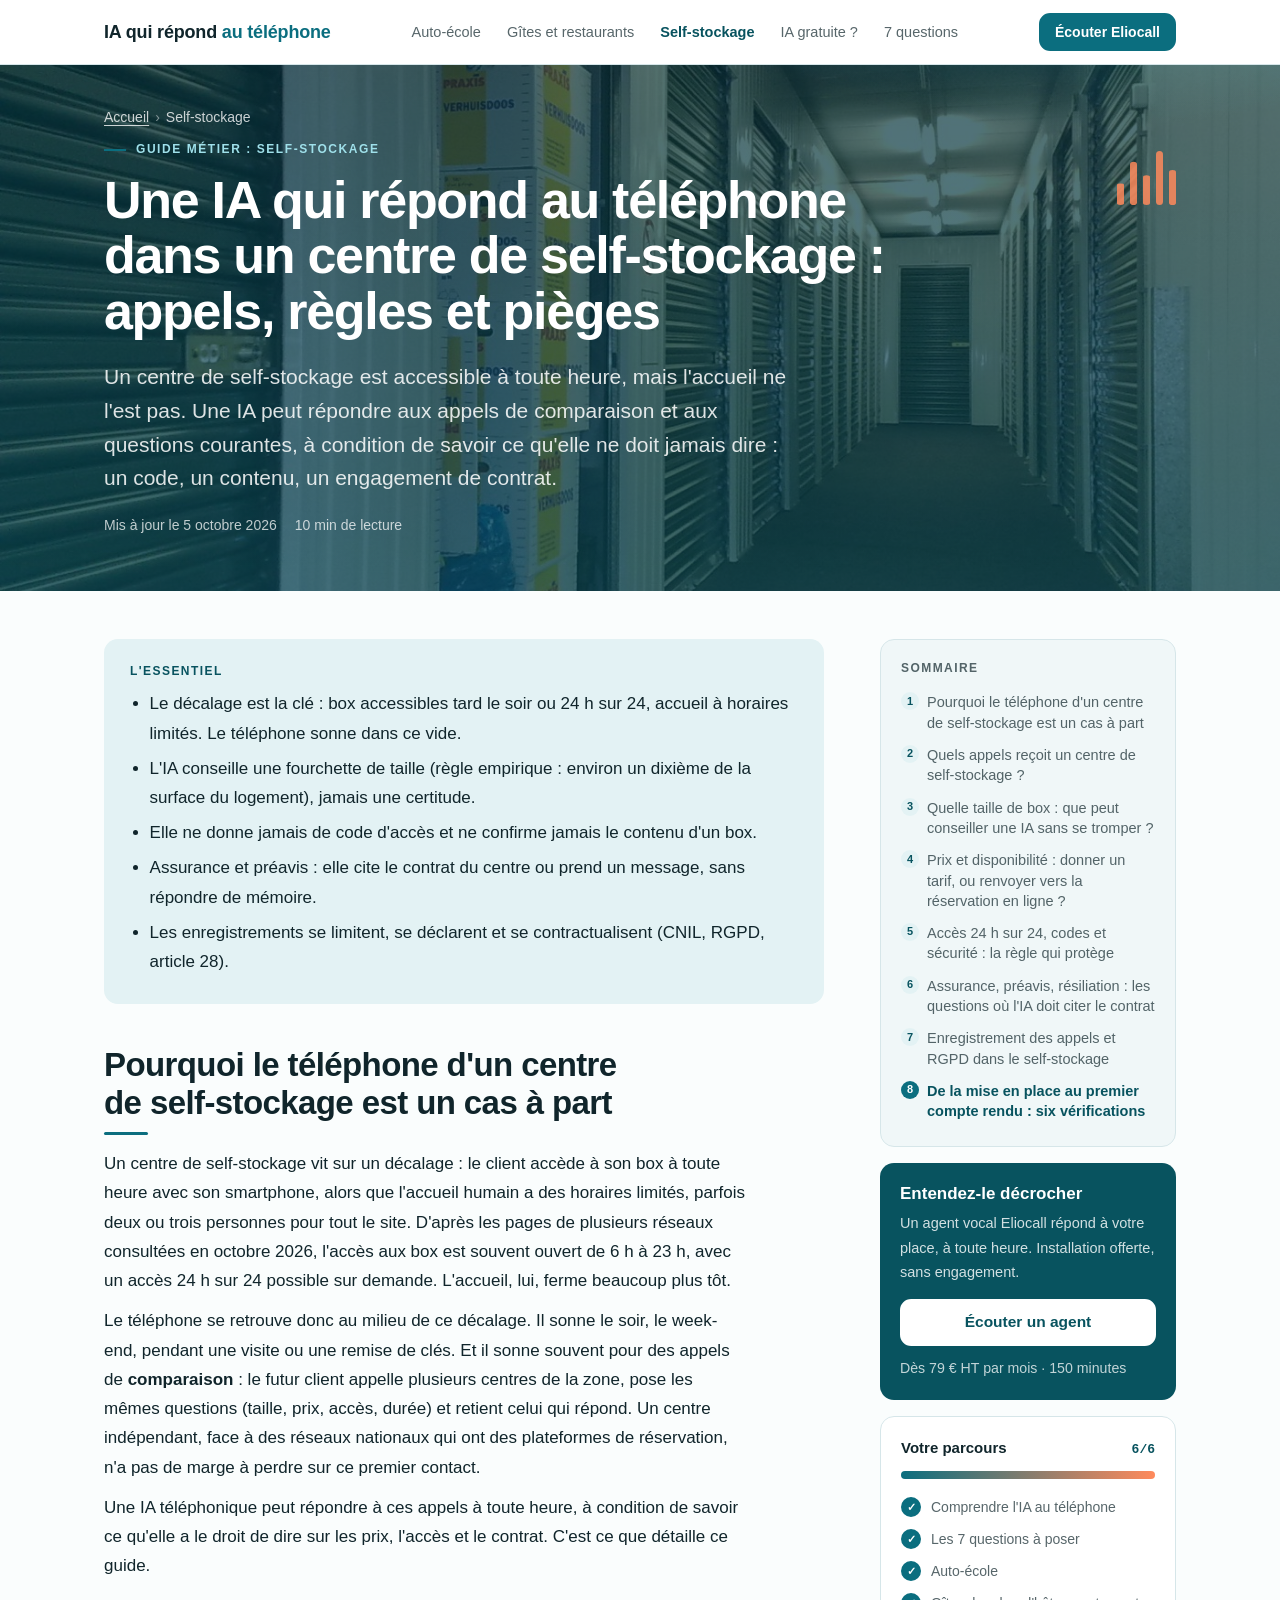
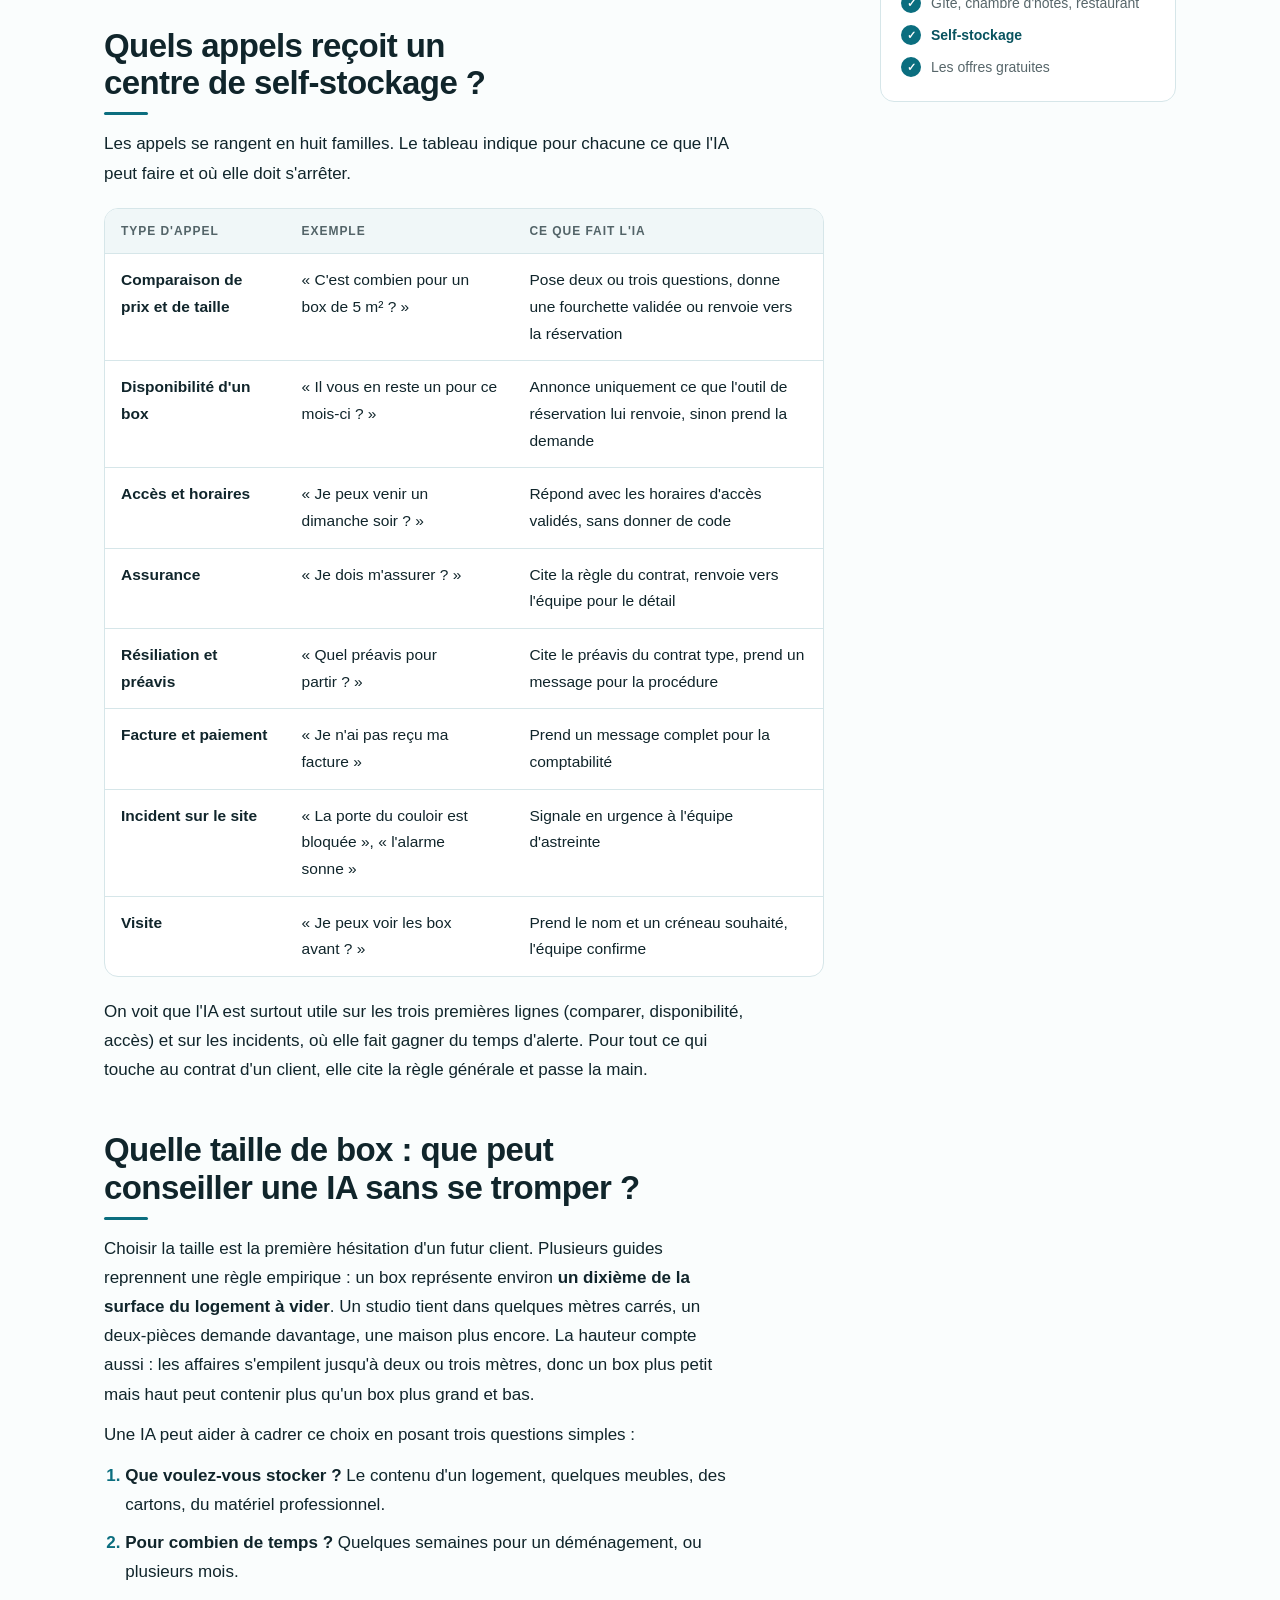
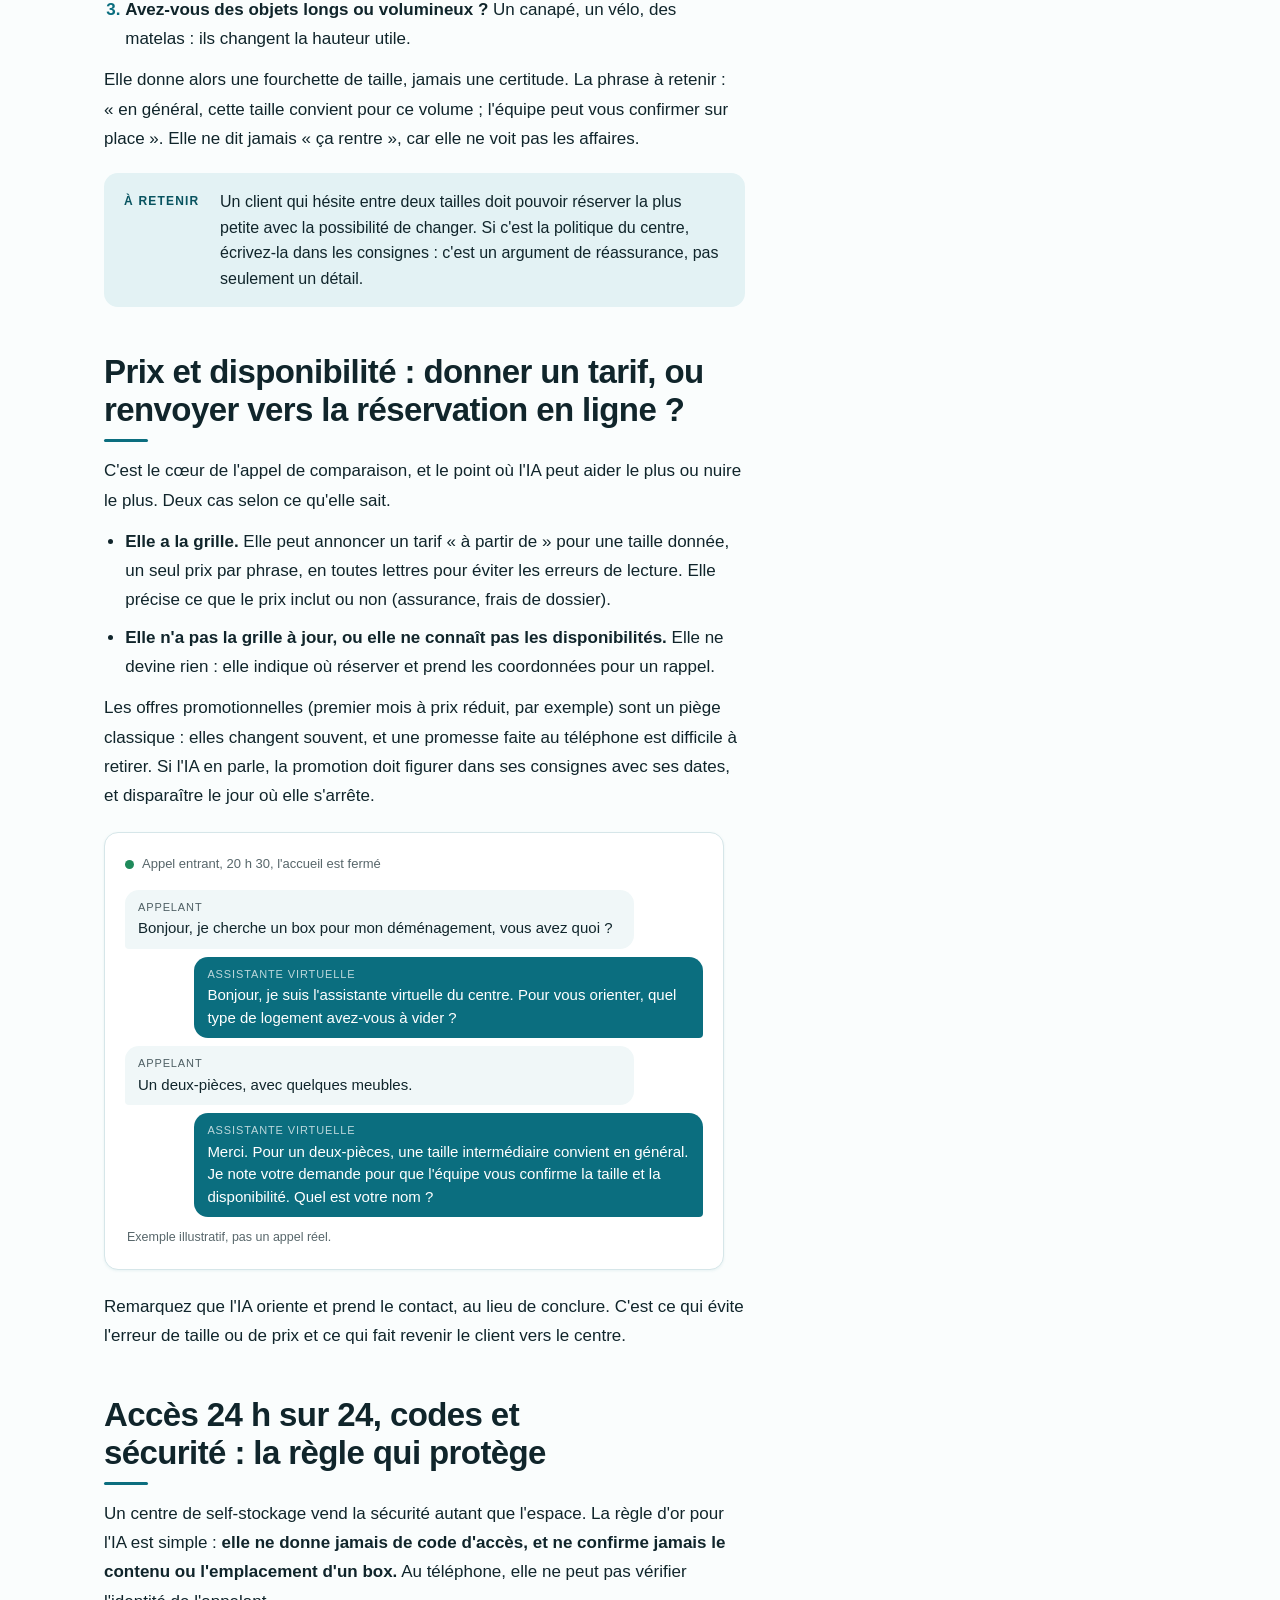
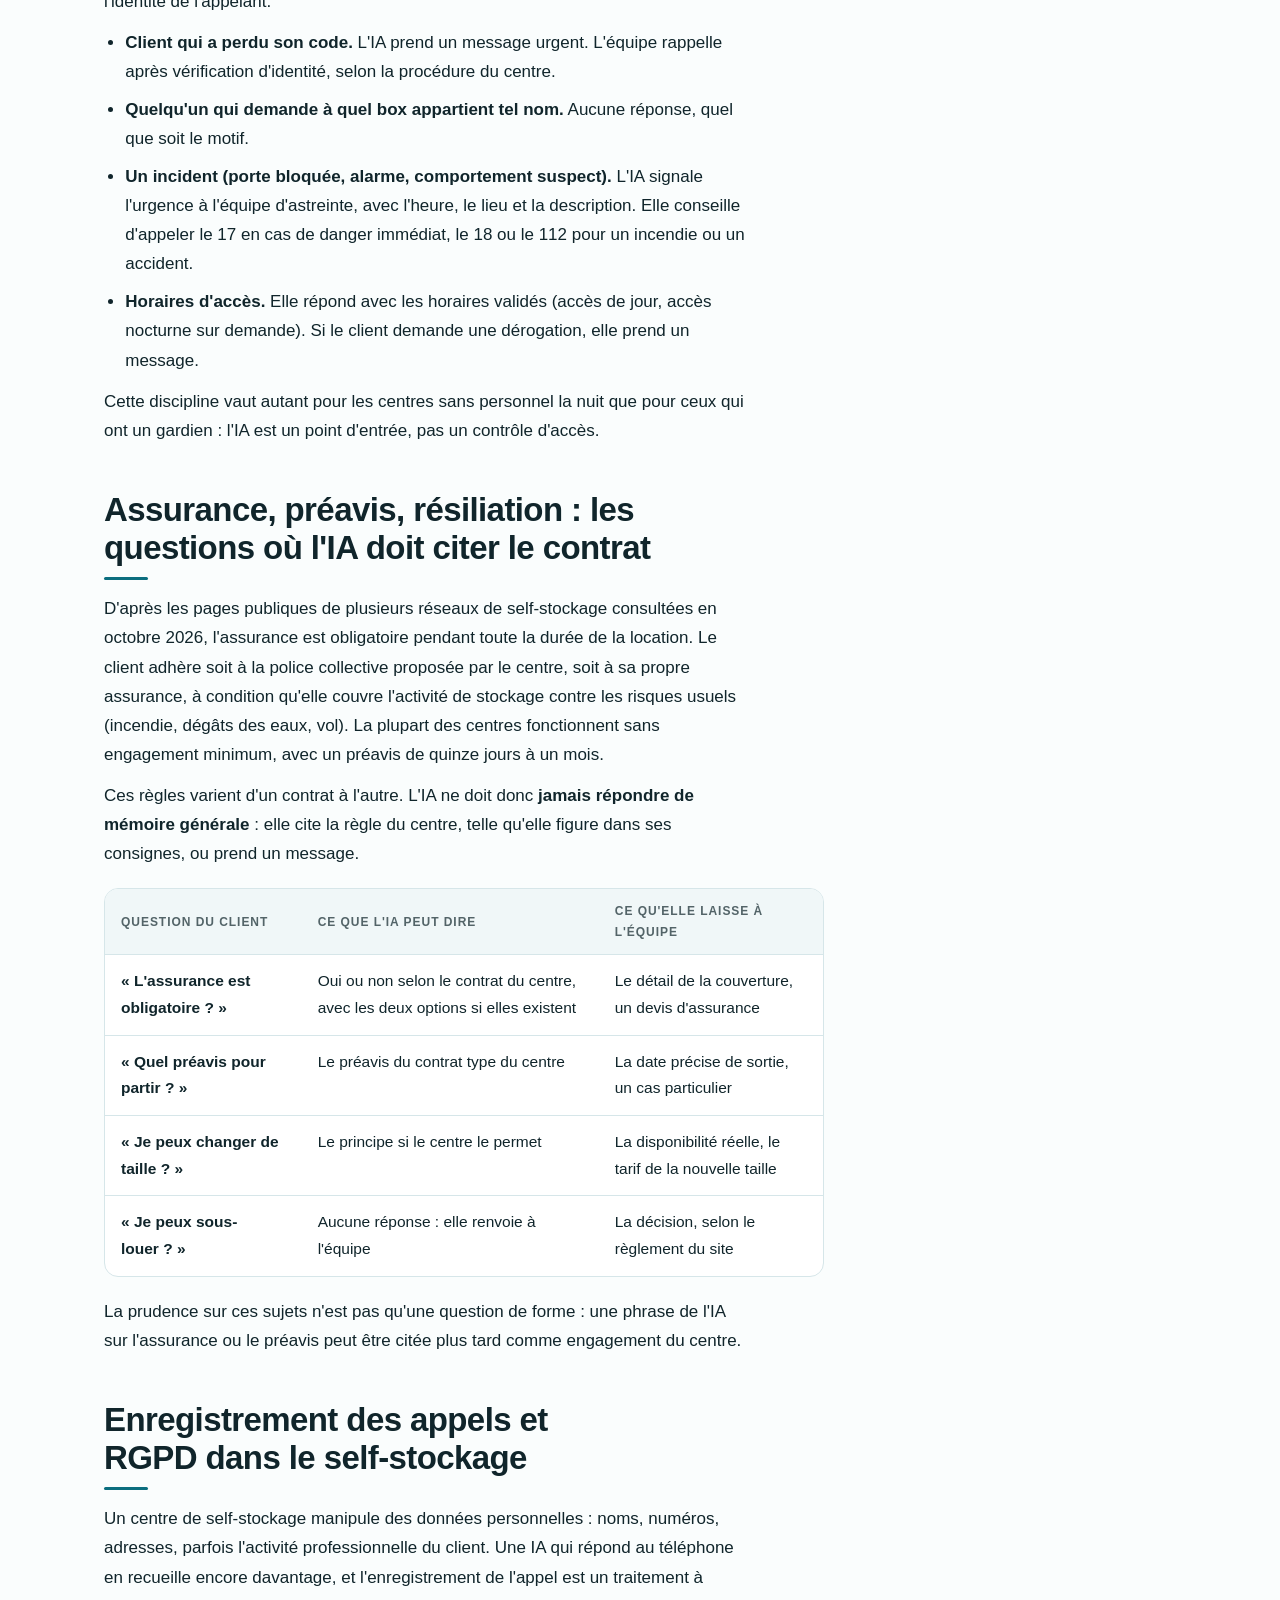
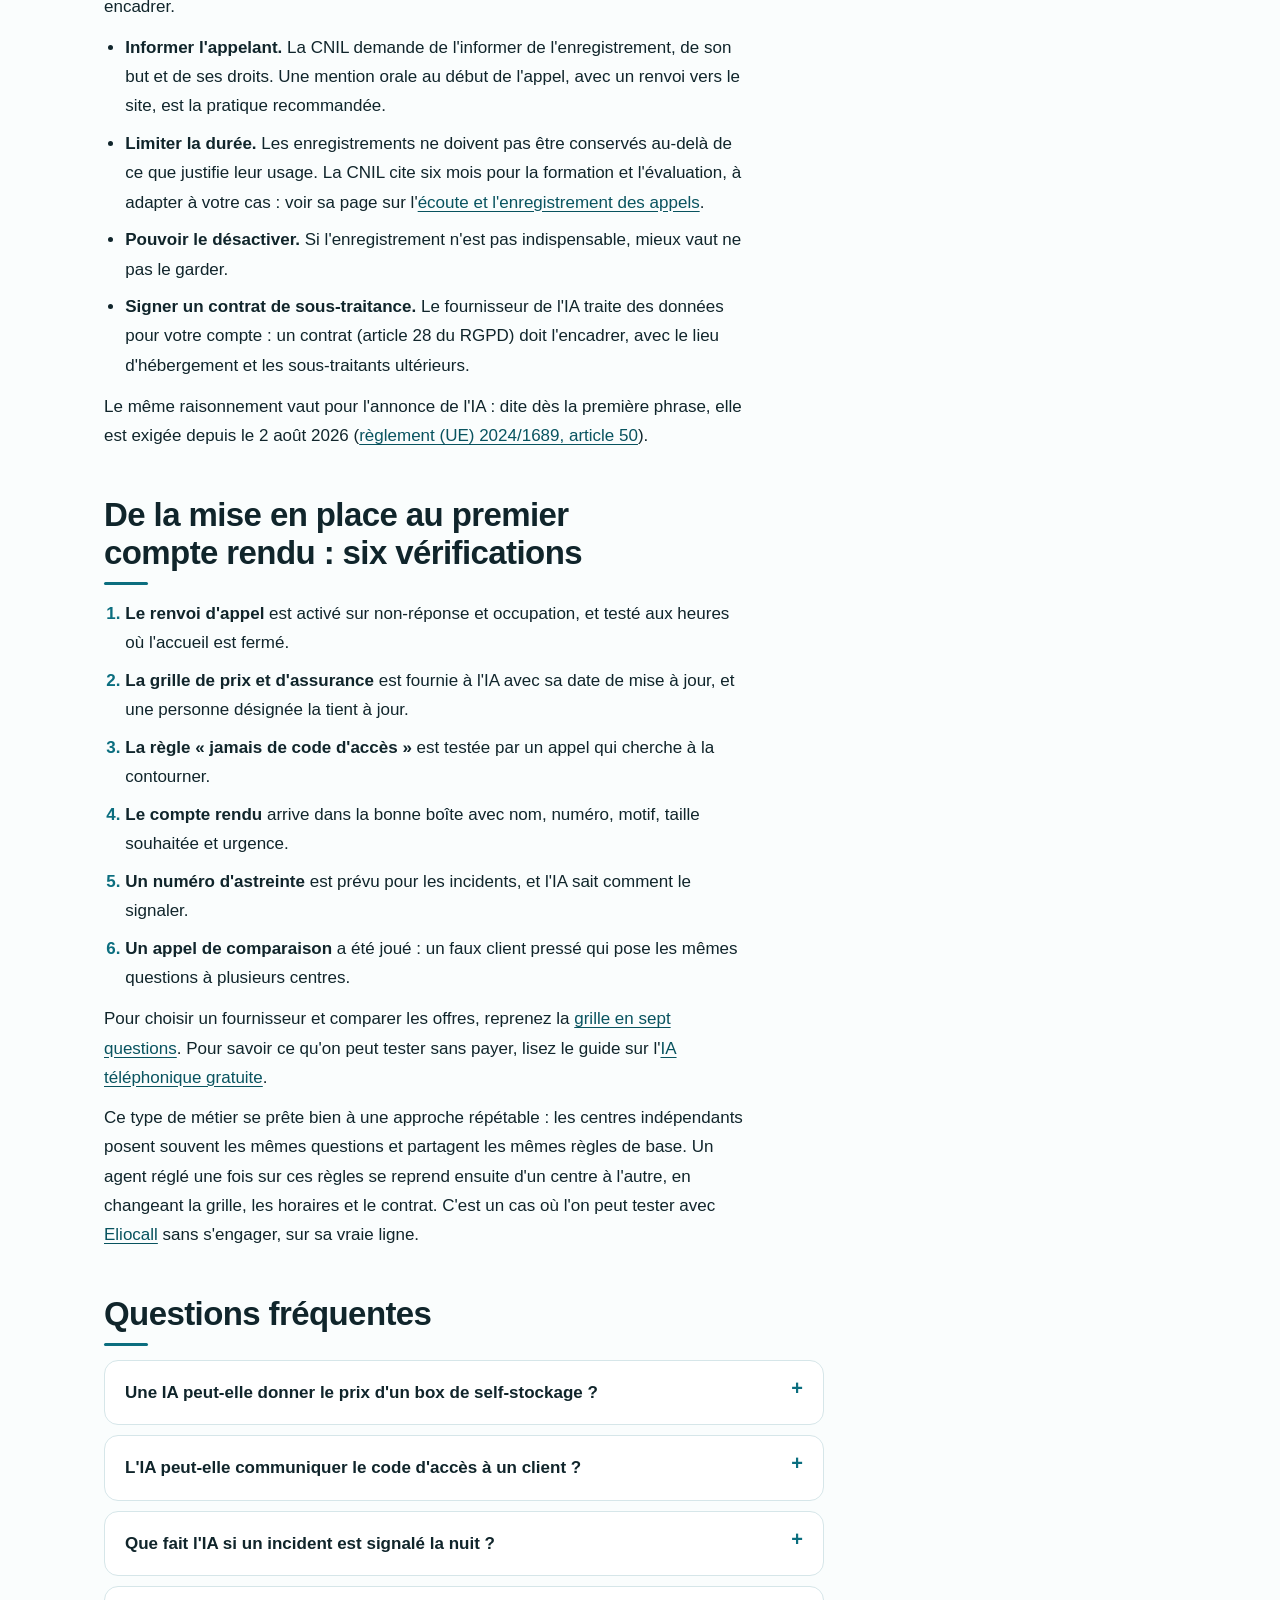
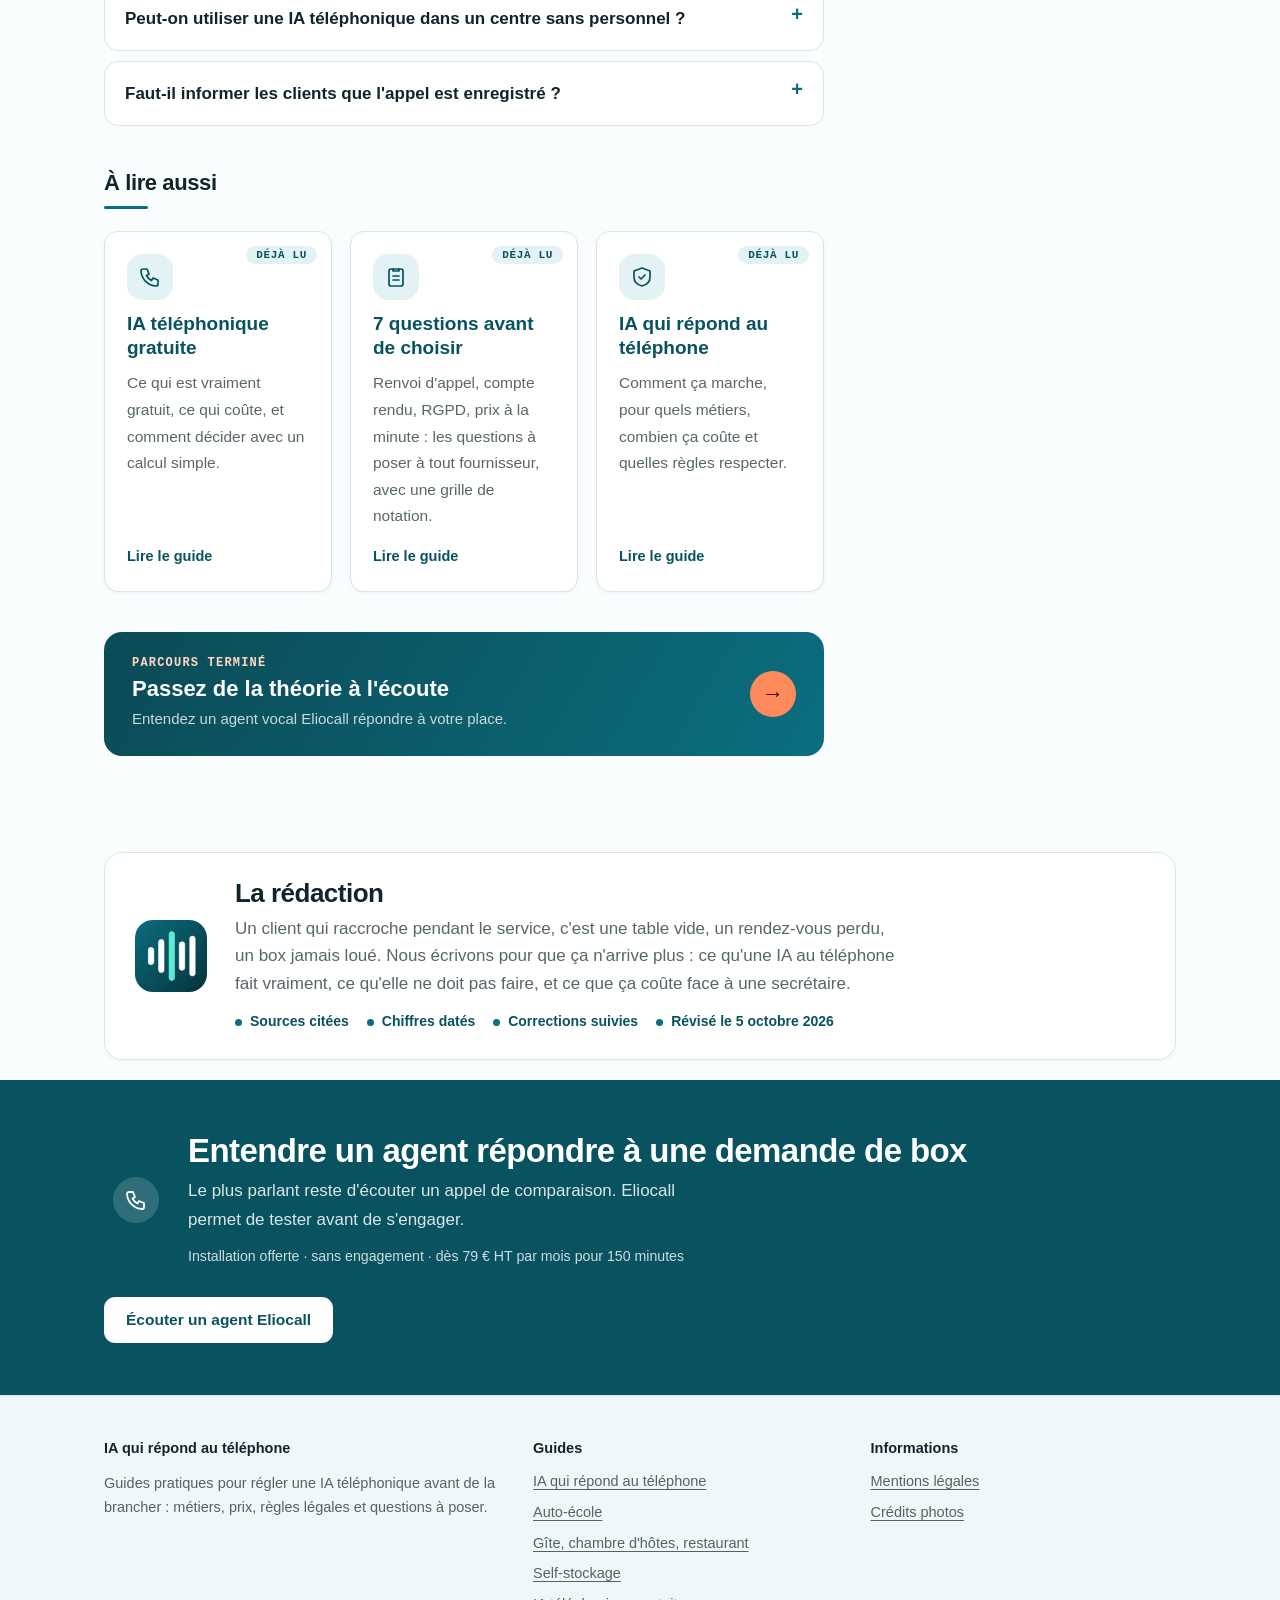
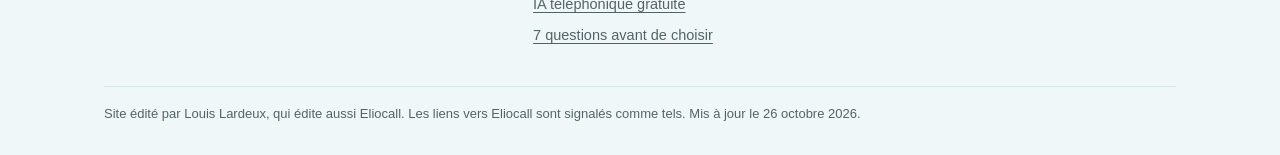
<file: self-stockage/index.html>
<!doctype html>
<html lang="fr">
<head>
<meta charset="utf-8">
<meta name="viewport" content="width=device-width, initial-scale=1">
<title>IA au téléphone pour un centre de self-stockage</title>
<meta name="description" content="Appels de comparaison, accès 24 h sur 24, assurance, préavis et enregistrement : ce qu&#x27;une IA téléphonique peut dire dans un centre de self-stockage.">
<link rel="canonical" href="https://ia-qui-repond-au-telephone.eu/self-stockage/">
<meta property="og:type" content="article">
<meta property="og:locale" content="fr_FR">
<meta property="og:site_name" content="IA qui répond au téléphone">
<meta property="og:title" content="IA au téléphone pour un centre de self-stockage">
<meta property="og:description" content="Appels de comparaison, accès 24 h sur 24, assurance, préavis et enregistrement : ce qu&#x27;une IA téléphonique peut dire dans un centre de self-stockage.">
<meta property="og:url" content="https://ia-qui-repond-au-telephone.eu/self-stockage/">
<meta property="og:image" content="https://ia-qui-repond-au-telephone.eu/og-image.png">
<meta property="og:image:width" content="1200">
<meta property="og:image:height" content="630">
<meta property="og:image:alt" content="IA qui répond au téléphone">
<meta name="twitter:card" content="summary_large_image">
<meta name="twitter:image" content="https://ia-qui-repond-au-telephone.eu/og-image.png">
<link rel="icon" href="/favicon.ico" sizes="48x48">
<link rel="icon" href="/favicon.svg" type="image/svg+xml">
<link rel="icon" href="/favicon-48.png" type="image/png" sizes="48x48">
<link rel="apple-touch-icon" href="/apple-touch-icon.png">
<meta name="theme-color" content="#0b6e7f">

<meta http-equiv="Content-Security-Policy" content="default-src 'self'; script-src 'self' 'unsafe-inline'; style-src 'self' 'unsafe-inline'; img-src 'self' data:; base-uri 'self'; form-action 'none'">
<meta name="referrer" content="strict-origin-when-cross-origin">
<script type="application/ld+json">{"@context": "https://schema.org", "@graph": [{"@type": "BreadcrumbList", "itemListElement": [{"@type": "ListItem", "position": 1, "name": "Accueil", "item": "https://ia-qui-repond-au-telephone.eu/"}, {"@type": "ListItem", "position": 2, "name": "Self-stockage", "item": "https://ia-qui-repond-au-telephone.eu/self-stockage/"}]}, {"@type": "Article", "headline": "Une IA qui répond au téléphone dans un centre de self-stockage : appels, règles et pièges", "description": "Appels de comparaison, accès 24 h sur 24, assurance, préavis et enregistrement : ce qu'une IA téléphonique peut dire dans un centre de self-stockage.", "inLanguage": "fr-FR", "datePublished": "2026-10-05", "dateModified": "2026-10-05", "mainEntityOfPage": "https://ia-qui-repond-au-telephone.eu/self-stockage/", "author": {"@type": "Organization", "name": "IA qui répond au téléphone", "url": "https://ia-qui-repond-au-telephone.eu"}, "publisher": {"@type": "Organization", "name": "IA qui répond au téléphone", "url": "https://ia-qui-repond-au-telephone.eu"}}, {"@type": "FAQPage", "mainEntity": [{"@type": "Question", "name": "Une IA peut-elle donner le prix d'un box de self-stockage ?", "acceptedAnswer": {"@type": "Answer", "text": "Oui, si la grille à jour lui est fournie. Elle annonce alors un tarif « à partir de » pour une taille, un prix par phrase, et précise ce qu'il inclut. Sans grille fiable, elle renvoie vers la réservation en ligne et prend les coordonnées."}}, {"@type": "Question", "name": "L'IA peut-elle communiquer le code d'accès à un client ?", "acceptedAnswer": {"@type": "Answer", "text": "Non, jamais. Au téléphone, elle ne peut pas vérifier l'identité de l'appelant. Elle prend un message urgent et l'équipe rappelle après vérification."}}, {"@type": "Question", "name": "Que fait l'IA si un incident est signalé la nuit ?", "acceptedAnswer": {"@type": "Answer", "text": "Elle recueille l'heure, le lieu et la description, signale l'urgence à l'équipe d'astreinte, et conseille d'appeler le 17, le 18 ou le 112 en cas de danger immédiat."}}, {"@type": "Question", "name": "Peut-on utiliser une IA téléphonique dans un centre sans personnel ?", "acceptedAnswer": {"@type": "Answer", "text": "Oui, c'est même un cas d'usage fréquent : elle répond aux appels de comparaison et aux questions courantes. Elle ne remplace pas la sécurité du site et doit pouvoir joindre une astreinte pour les incidents."}}, {"@type": "Question", "name": "Faut-il informer les clients que l'appel est enregistré ?", "acceptedAnswer": {"@type": "Answer", "text": "Oui. La CNIL demande une information claire sur l'enregistrement, son but et les droits des personnes. Une mention orale en début d'appel, complétée par la page de mentions du site, est la pratique recommandée."}}]}]}</script>
<link rel="stylesheet" href="/style.css">
<script>(function(){var d=document.documentElement;if(window.matchMedia&&matchMedia("(prefers-reduced-motion: reduce)").matches)return;d.classList.add("i-js");setTimeout(function(){if(!window.__rvok)d.classList.add("i-show")},3500)})();</script>
</head>
<body>
<a class="i-skip" href="#contenu">Aller au contenu</a>
<div class="i-rdp" id="rdp" aria-hidden="true"><i></i></div>
<header class="i-top"><div class="i-wrap"><a class="i-brand" href="/">IA qui répond <span>au téléphone</span></a><nav class="i-nav" aria-label="Navigation"><a href="/auto-ecole/">Auto-école</a><a href="/hebergement-restaurant/">Gîtes et restaurants</a><a href="/self-stockage/" class="i-cur">Self-stockage</a><a href="/ia-telephone-gratuite/">IA gratuite&nbsp;?</a><a href="/questions-avant-de-choisir/">7 questions</a></nav><a class="i-btn i-small" href="https://eliocall.com/?utm_source=ia-qui-repond-au-telephone&amp;utm_medium=guide&amp;utm_campaign=header" rel="nofollow sponsored noopener">Écouter Eliocall</a></div></header>
<main id="contenu">
<div class="i-page-head"><img class="i-pgbg" src="/img/stockage2.jpg" alt="Couloir de box de self-stockage" width="1400" height="933" loading="eager" decoding="async"><div class="i-wrap"><div class="i-eq" aria-hidden="true"><i></i><i></i><i></i><i></i><i></i></div><div class="i-crumbs"><a href="/">Accueil</a><i>›</i>Self-stockage</div><div class="i-kicker">Guide métier&nbsp;: self-stockage</div><h1>Une IA qui répond au téléphone dans un centre de self-stockage&nbsp;: appels, règles et pièges</h1><p class="i-lead">Un centre de self-stockage est accessible à toute heure, mais l'accueil ne l'est pas. Une IA peut répondre aux appels de comparaison et aux questions courantes, à condition de savoir ce qu'elle ne doit jamais dire&nbsp;: un code, un contenu, un engagement de contrat.</p><div class="i-meta"><span>Mis à jour le 5 octobre 2026</span><span>10 min de lecture</span></div></div></div>
<div class="i-wrap i-layout"><article class="i-doc"><div class="i-summary"><b>L'essentiel</b><ul><li>Le décalage est la clé&nbsp;: box accessibles tard le soir ou 24 h sur 24, accueil à horaires limités. Le téléphone sonne dans ce vide.</li><li>L'IA conseille une fourchette de taille (règle empirique&nbsp;: environ un dixième de la surface du logement), jamais une certitude.</li><li>Elle ne donne jamais de code d'accès et ne confirme jamais le contenu d'un box.</li><li>Assurance et préavis&nbsp;: elle cite le contrat du centre ou prend un message, sans répondre de mémoire.</li><li>Les enregistrements se limitent, se déclarent et se contractualisent (CNIL, RGPD, article 28).</li></ul></div><section id="un-cas-a-part" class="i-rv"><h2>Pourquoi le téléphone d'un centre de self-stockage est un cas à part</h2>
<p>Un centre de self-stockage vit sur un décalage&nbsp;: le client accède à son box à toute heure avec son smartphone, alors que l'accueil humain a des horaires limités, parfois deux ou trois personnes pour tout le site. D'après les pages de plusieurs réseaux consultées en octobre 2026, l'accès aux box est souvent ouvert de 6 h à 23 h, avec un accès 24 h sur 24 possible sur demande. L'accueil, lui, ferme beaucoup plus tôt.</p>
<p>Le téléphone se retrouve donc au milieu de ce décalage. Il sonne le soir, le week-end, pendant une visite ou une remise de clés. Et il sonne souvent pour des appels de <strong>comparaison</strong>&nbsp;: le futur client appelle plusieurs centres de la zone, pose les mêmes questions (taille, prix, accès, durée) et retient celui qui répond. Un centre indépendant, face à des réseaux nationaux qui ont des plateformes de réservation, n'a pas de marge à perdre sur ce premier contact.</p>
<p>Une IA téléphonique peut répondre à ces appels à toute heure, à condition de savoir ce qu'elle a le droit de dire sur les prix, l'accès et le contrat. C'est ce que détaille ce guide.</p>
</section><section id="quels-appels" class="i-rv"><h2>Quels appels reçoit un centre de self-stockage&nbsp;?</h2>
<p>Les appels se rangent en huit familles. Le tableau indique pour chacune ce que l'IA peut faire et où elle doit s'arrêter.</p>
<div class="i-tablewrap"><table><tr><th>Type d'appel</th><th>Exemple</th><th>Ce que fait l'IA</th></tr><tr><td>Comparaison de prix et de taille</td><td>«&nbsp;C'est combien pour un box de 5 m²&nbsp;?&nbsp;»</td><td>Pose deux ou trois questions, donne une fourchette validée ou renvoie vers la réservation</td></tr><tr><td>Disponibilité d'un box</td><td>«&nbsp;Il vous en reste un pour ce mois-ci&nbsp;?&nbsp;»</td><td>Annonce uniquement ce que l'outil de réservation lui renvoie, sinon prend la demande</td></tr><tr><td>Accès et horaires</td><td>«&nbsp;Je peux venir un dimanche soir&nbsp;?&nbsp;»</td><td>Répond avec les horaires d'accès validés, sans donner de code</td></tr><tr><td>Assurance</td><td>«&nbsp;Je dois m'assurer&nbsp;?&nbsp;»</td><td>Cite la règle du contrat, renvoie vers l'équipe pour le détail</td></tr><tr><td>Résiliation et préavis</td><td>«&nbsp;Quel préavis pour partir&nbsp;?&nbsp;»</td><td>Cite le préavis du contrat type, prend un message pour la procédure</td></tr><tr><td>Facture et paiement</td><td>«&nbsp;Je n'ai pas reçu ma facture&nbsp;»</td><td>Prend un message complet pour la comptabilité</td></tr><tr><td>Incident sur le site</td><td>«&nbsp;La porte du couloir est bloquée&nbsp;», «&nbsp;l'alarme sonne&nbsp;»</td><td>Signale en urgence à l'équipe d'astreinte</td></tr><tr><td>Visite</td><td>«&nbsp;Je peux voir les box avant&nbsp;?&nbsp;»</td><td>Prend le nom et un créneau souhaité, l'équipe confirme</td></tr></table></div>
<p>On voit que l'IA est surtout utile sur les trois premières lignes (comparer, disponibilité, accès) et sur les incidents, où elle fait gagner du temps d'alerte. Pour tout ce qui touche au contrat d'un client, elle cite la règle générale et passe la main.</p>
</section><section id="quelle-taille-de-box" class="i-rv"><h2>Quelle taille de box&nbsp;: que peut conseiller une IA sans se tromper&nbsp;?</h2>
<p>Choisir la taille est la première hésitation d'un futur client. Plusieurs guides reprennent une règle empirique&nbsp;: un box représente environ <strong>un dixième de la surface du logement à vider</strong>. Un studio tient dans quelques mètres carrés, un deux-pièces demande davantage, une maison plus encore. La hauteur compte aussi&nbsp;: les affaires s'empilent jusqu'à deux ou trois mètres, donc un box plus petit mais haut peut contenir plus qu'un box plus grand et bas.</p>
<p>Une IA peut aider à cadrer ce choix en posant trois questions simples&nbsp;:</p>
<ol class="i-rules">
<li><strong>Que voulez-vous stocker&nbsp;?</strong> Le contenu d'un logement, quelques meubles, des cartons, du matériel professionnel.</li>
<li><strong>Pour combien de temps&nbsp;?</strong> Quelques semaines pour un déménagement, ou plusieurs mois.</li>
<li><strong>Avez-vous des objets longs ou volumineux&nbsp;?</strong> Un canapé, un vélo, des matelas&nbsp;: ils changent la hauteur utile.</li>
</ol>
<p>Elle donne alors une fourchette de taille, jamais une certitude. La phrase à retenir&nbsp;: «&nbsp;en général, cette taille convient pour ce volume&nbsp;; l'équipe peut vous confirmer sur place&nbsp;». Elle ne dit jamais «&nbsp;ça rentre&nbsp;», car elle ne voit pas les affaires.</p>
<div class="i-callout i-co-tip"><strong>À retenir</strong><div><p>Un client qui hésite entre deux tailles doit pouvoir réserver la plus petite avec la possibilité de changer. Si c'est la politique du centre, écrivez-la dans les consignes&nbsp;: c'est un argument de réassurance, pas seulement un détail.</p></div></div></section><section id="prix-et-disponibilite" class="i-rv"><h2>Prix et disponibilité&nbsp;: donner un tarif, ou renvoyer vers la réservation en ligne&nbsp;?</h2>
<p>C'est le cœur de l'appel de comparaison, et le point où l'IA peut aider le plus ou nuire le plus. Deux cas selon ce qu'elle sait.</p>
<ul class="i-clean">
<li><strong>Elle a la grille.</strong> Elle peut annoncer un tarif «&nbsp;à partir de&nbsp;» pour une taille donnée, un seul prix par phrase, en toutes lettres pour éviter les erreurs de lecture. Elle précise ce que le prix inclut ou non (assurance, frais de dossier).</li>
<li><strong>Elle n'a pas la grille à jour, ou elle ne connaît pas les disponibilités.</strong> Elle ne devine rien&nbsp;: elle indique où réserver et prend les coordonnées pour un rappel.</li>
</ul>
<p>Les offres promotionnelles (premier mois à prix réduit, par exemple) sont un piège classique&nbsp;: elles changent souvent, et une promesse faite au téléphone est difficile à retirer. Si l'IA en parle, la promotion doit figurer dans ses consignes avec ses dates, et disparaître le jour où elle s'arrête.</p>
<div class="i-callbox" role="img" aria-label="Appel entrant, 20 h 30, l&#x27;accueil est fermé"><div class="i-bar"><span class="i-dot"></span> Appel entrant, 20 h 30, l'accueil est fermé</div><div class="i-msg i-in"><small>Appelant</small>Bonjour, je cherche un box pour mon déménagement, vous avez quoi&nbsp;?</div><div class="i-msg i-ai"><small>Assistante virtuelle</small>Bonjour, je suis l'assistante virtuelle du centre. Pour vous orienter, quel type de logement avez-vous à vider&nbsp;?</div><div class="i-msg i-in"><small>Appelant</small>Un deux-pièces, avec quelques meubles.</div><div class="i-msg i-ai"><small>Assistante virtuelle</small>Merci. Pour un deux-pièces, une taille intermédiaire convient en général. Je note votre demande pour que l'équipe vous confirme la taille et la disponibilité. Quel est votre nom&nbsp;?</div><p class="i-note">Exemple illustratif, pas un appel réel.</p></div>
<p>Remarquez que l'IA oriente et prend le contact, au lieu de conclure. C'est ce qui évite l'erreur de taille ou de prix et ce qui fait revenir le client vers le centre.</p>
</section><section id="acces-et-securite" class="i-rv"><h2>Accès 24 h sur 24, codes et sécurité&nbsp;: la règle qui protège</h2>
<p>Un centre de self-stockage vend la sécurité autant que l'espace. La règle d'or pour l'IA est simple&nbsp;: <strong>elle ne donne jamais de code d'accès, et ne confirme jamais le contenu ou l'emplacement d'un box.</strong> Au téléphone, elle ne peut pas vérifier l'identité de l'appelant.</p>
<ul class="i-clean">
<li><strong>Client qui a perdu son code.</strong> L'IA prend un message urgent. L'équipe rappelle après vérification d'identité, selon la procédure du centre.</li>
<li><strong>Quelqu'un qui demande à quel box appartient tel nom.</strong> Aucune réponse, quel que soit le motif.</li>
<li><strong>Un incident (porte bloquée, alarme, comportement suspect).</strong> L'IA signale l'urgence à l'équipe d'astreinte, avec l'heure, le lieu et la description. Elle conseille d'appeler le 17 en cas de danger immédiat, le 18 ou le 112 pour un incendie ou un accident.</li>
<li><strong>Horaires d'accès.</strong> Elle répond avec les horaires validés (accès de jour, accès nocturne sur demande). Si le client demande une dérogation, elle prend un message.</li>
</ul>
<p>Cette discipline vaut autant pour les centres sans personnel la nuit que pour ceux qui ont un gardien&nbsp;: l'IA est un point d'entrée, pas un contrôle d'accès.</p>
</section><section id="assurance-preavis" class="i-rv"><h2>Assurance, préavis, résiliation&nbsp;: les questions où l'IA doit citer le contrat</h2>
<p>D'après les pages publiques de plusieurs réseaux de self-stockage consultées en octobre 2026, l'assurance est obligatoire pendant toute la durée de la location. Le client adhère soit à la police collective proposée par le centre, soit à sa propre assurance, à condition qu'elle couvre l'activité de stockage contre les risques usuels (incendie, dégâts des eaux, vol). La plupart des centres fonctionnent sans engagement minimum, avec un préavis de quinze jours à un mois.</p>
<p>Ces règles varient d'un contrat à l'autre. L'IA ne doit donc <strong>jamais répondre de mémoire générale</strong>&nbsp;: elle cite la règle du centre, telle qu'elle figure dans ses consignes, ou prend un message.</p>
<div class="i-tablewrap"><table><tr><th>Question du client</th><th>Ce que l'IA peut dire</th><th>Ce qu'elle laisse à l'équipe</th></tr><tr><td>«&nbsp;L'assurance est obligatoire&nbsp;?&nbsp;»</td><td>Oui ou non selon le contrat du centre, avec les deux options si elles existent</td><td>Le détail de la couverture, un devis d'assurance</td></tr><tr><td>«&nbsp;Quel préavis pour partir&nbsp;?&nbsp;»</td><td>Le préavis du contrat type du centre</td><td>La date précise de sortie, un cas particulier</td></tr><tr><td>«&nbsp;Je peux changer de taille&nbsp;?&nbsp;»</td><td>Le principe si le centre le permet</td><td>La disponibilité réelle, le tarif de la nouvelle taille</td></tr><tr><td>«&nbsp;Je peux sous-louer&nbsp;?&nbsp;»</td><td>Aucune réponse&nbsp;: elle renvoie à l'équipe</td><td>La décision, selon le règlement du site</td></tr></table></div>
<p>La prudence sur ces sujets n'est pas qu'une question de forme&nbsp;: une phrase de l'IA sur l'assurance ou le préavis peut être citée plus tard comme engagement du centre.</p>
</section><section id="enregistrement-rgpd" class="i-rv"><h2>Enregistrement des appels et RGPD dans le self-stockage</h2>
<p>Un centre de self-stockage manipule des données personnelles&nbsp;: noms, numéros, adresses, parfois l'activité professionnelle du client. Une IA qui répond au téléphone en recueille encore davantage, et l'enregistrement de l'appel est un traitement à encadrer.</p>
<ul class="i-clean">
<li><strong>Informer l'appelant.</strong> La CNIL demande de l'informer de l'enregistrement, de son but et de ses droits. Une mention orale au début de l'appel, avec un renvoi vers le site, est la pratique recommandée.</li>
<li><strong>Limiter la durée.</strong> Les enregistrements ne doivent pas être conservés au-delà de ce que justifie leur usage. La CNIL cite six mois pour la formation et l'évaluation, à adapter à votre cas&nbsp;: voir sa page sur l'<a href="https://www.cnil.fr/fr/lecoute-et-lenregistrement-des-appels-sur-le-lieu-de-travail" rel="noopener">écoute et l'enregistrement des appels</a>.</li>
<li><strong>Pouvoir le désactiver.</strong> Si l'enregistrement n'est pas indispensable, mieux vaut ne pas le garder.</li>
<li><strong>Signer un contrat de sous-traitance.</strong> Le fournisseur de l'IA traite des données pour votre compte&nbsp;: un contrat (article 28 du RGPD) doit l'encadrer, avec le lieu d'hébergement et les sous-traitants ultérieurs.</li>
</ul>
<p>Le même raisonnement vaut pour l'annonce de l'IA&nbsp;: dite dès la première phrase, elle est exigée depuis le 2 août 2026 (<a href="https://eur-lex.europa.eu/legal-content/FR/TXT/?uri=OJ%3AL_202401689" rel="noopener">règlement (UE) 2024/1689, article 50</a>).</p>
</section><section id="mise-en-place" class="i-rv"><h2>De la mise en place au premier compte rendu&nbsp;: six vérifications</h2>
<ol class="i-rules">
<li><strong>Le renvoi d'appel</strong> est activé sur non-réponse et occupation, et testé aux heures où l'accueil est fermé.</li>
<li><strong>La grille de prix et d'assurance</strong> est fournie à l'IA avec sa date de mise à jour, et une personne désignée la tient à jour.</li>
<li><strong>La règle «&nbsp;jamais de code d'accès&nbsp;»</strong> est testée par un appel qui cherche à la contourner.</li>
<li><strong>Le compte rendu</strong> arrive dans la bonne boîte avec nom, numéro, motif, taille souhaitée et urgence.</li>
<li><strong>Un numéro d'astreinte</strong> est prévu pour les incidents, et l'IA sait comment le signaler.</li>
<li><strong>Un appel de comparaison</strong> a été joué&nbsp;: un faux client pressé qui pose les mêmes questions à plusieurs centres.</li>
</ol>
<p>Pour choisir un fournisseur et comparer les offres, reprenez la <a href="/questions-avant-de-choisir/">grille en sept questions</a>. Pour savoir ce qu'on peut tester sans payer, lisez le guide sur l'<a href="/ia-telephone-gratuite/">IA téléphonique gratuite</a>.</p>
<p>Ce type de métier se prête bien à une approche répétable&nbsp;: les centres indépendants posent souvent les mêmes questions et partagent les mêmes règles de base. Un agent réglé une fois sur ces règles se reprend ensuite d'un centre à l'autre, en changeant la grille, les horaires et le contrat. C'est un cas où l'on peut tester avec <a href="https://eliocall.com/?utm_source=ia-qui-repond-au-telephone&amp;utm_medium=guide&amp;utm_campaign=self-stockage-inline" rel="nofollow sponsored noopener">Eliocall</a> sans s'engager, sur sa vraie ligne.</p>
</section><section id="questions" class="i-rv"><h2>Questions fréquentes</h2><details><summary>Une IA peut-elle donner le prix d'un box de self-stockage&nbsp;?</summary><p>Oui, si la grille à jour lui est fournie. Elle annonce alors un tarif «&nbsp;à partir de&nbsp;» pour une taille, un prix par phrase, et précise ce qu'il inclut. Sans grille fiable, elle renvoie vers la réservation en ligne et prend les coordonnées.</p></details><details><summary>L'IA peut-elle communiquer le code d'accès à un client&nbsp;?</summary><p>Non, jamais. Au téléphone, elle ne peut pas vérifier l'identité de l'appelant. Elle prend un message urgent et l'équipe rappelle après vérification.</p></details><details><summary>Que fait l'IA si un incident est signalé la nuit&nbsp;?</summary><p>Elle recueille l'heure, le lieu et la description, signale l'urgence à l'équipe d'astreinte, et conseille d'appeler le 17, le 18 ou le 112 en cas de danger immédiat.</p></details><details><summary>Peut-on utiliser une IA téléphonique dans un centre sans personnel&nbsp;?</summary><p>Oui, c'est même un cas d'usage fréquent&nbsp;: elle répond aux appels de comparaison et aux questions courantes. Elle ne remplace pas la sécurité du site et doit pouvoir joindre une astreinte pour les incidents.</p></details><details><summary>Faut-il informer les clients que l'appel est enregistré&nbsp;?</summary><p>Oui. La CNIL demande une information claire sur l'enregistrement, son but et les droits des personnes. Une mention orale en début d'appel, complétée par la page de mentions du site, est la pratique recommandée.</p></details></section><div class="i-related"><h2>À lire aussi</h2><div class="i-cards i-cols3"><a class="i-card" href="/ia-telephone-gratuite/"><span class="i-ico" aria-hidden="true"><svg viewBox="0 0 24 24" width="24" height="24" fill="none" stroke="currentColor" stroke-width="1.7" stroke-linecap="round" stroke-linejoin="round"><path d="M5 4h4l2 5-2.5 1.5a11 11 0 0 0 5 5L15 13l5 2v4a2 2 0 0 1-2 2A16 16 0 0 1 3 6a2 2 0 0 1 2-2z"/></svg></span><h3>IA téléphonique gratuite</h3><p>Ce qui est vraiment gratuit, ce qui coûte, et comment décider avec un calcul simple.</p><span class="i-more">Lire le guide</span></a><a class="i-card" href="/questions-avant-de-choisir/"><span class="i-ico" aria-hidden="true"><svg viewBox="0 0 24 24" width="24" height="24" fill="none" stroke="currentColor" stroke-width="1.7" stroke-linecap="round" stroke-linejoin="round"><rect x="5" y="4" width="14" height="17" rx="2"/><path d="M9 4v2h6V4M9 11h6M9 15h6"/></svg></span><h3>7 questions avant de choisir</h3><p>Renvoi d'appel, compte rendu, RGPD, prix à la minute&nbsp;: les questions à poser à tout fournisseur, avec une grille de notation.</p><span class="i-more">Lire le guide</span></a><a class="i-card" href="/"><span class="i-ico" aria-hidden="true"><svg viewBox="0 0 24 24" width="24" height="24" fill="none" stroke="currentColor" stroke-width="1.7" stroke-linecap="round" stroke-linejoin="round"><path d="M12 3l8 3v6c0 5-3.5 8-8 9-4.5-1-8-4-8-9V6z"/><path d="M9 12l2 2 4-4"/></svg></span><h3>IA qui répond au téléphone</h3><p>Comment ça marche, pour quels métiers, combien ça coûte et quelles règles respecter.</p><span class="i-more">Lire le guide</span></a></div></div><div id="nx-box" hidden></div></article><aside class="i-side"><nav class="i-toc" aria-label="Sommaire"><b>Sommaire</b><ol><li><a href="#un-cas-a-part">Pourquoi le téléphone d'un centre de self-stockage est un cas à part</a></li><li><a href="#quels-appels">Quels appels reçoit un centre de self-stockage&nbsp;?</a></li><li><a href="#quelle-taille-de-box">Quelle taille de box&nbsp;: que peut conseiller une IA sans se tromper&nbsp;?</a></li><li><a href="#prix-et-disponibilite">Prix et disponibilité&nbsp;: donner un tarif, ou renvoyer vers la réservation en ligne&nbsp;?</a></li><li><a href="#acces-et-securite">Accès 24 h sur 24, codes et sécurité&nbsp;: la règle qui protège</a></li><li><a href="#assurance-preavis">Assurance, préavis, résiliation&nbsp;: les questions où l'IA doit citer le contrat</a></li><li><a href="#enregistrement-rgpd">Enregistrement des appels et RGPD dans le self-stockage</a></li><li><a href="#mise-en-place">De la mise en place au premier compte rendu&nbsp;: six vérifications</a></li></ol></nav><div class="i-sidecta"><b>Entendez-le décrocher</b><p>Un agent vocal Eliocall répond à votre place, à toute heure. Installation offerte, sans engagement.</p><a class="i-btn" href="https://eliocall.com/?utm_source=ia-qui-repond-au-telephone&utm_medium=guide&utm_campaign=ecouter#hero-form" rel="nofollow sponsored noopener">Écouter un agent</a><small style="display:block;margin-top:10px;opacity:.75">Dès 79 € HT par mois · 150 minutes</small></div><div id="jr-box" hidden></div></aside></div>
<section class="i-rdn" id="redaction"><div class="i-wrap"><div class="i-rdc"><img class="i-rdm" src="/icon-192.png" alt="Logo de la rédaction" width="72" height="72" loading="lazy" decoding="async"><div><h2>La rédaction</h2><p>Un client qui raccroche pendant le service, c'est une table vide, un rendez-vous perdu, un box jamais loué. Nous écrivons pour que ça n'arrive plus&nbsp;: ce qu'une IA au téléphone fait vraiment, ce qu'elle ne doit pas faire, et ce que ça coûte face à une secrétaire.</p><ul><li>Sources citées</li><li>Chiffres datés</li><li>Corrections suivies</li><li>Révisé le 5 octobre 2026</li></ul></div></div></div></section>
<div class="i-band"><div class="i-wrap"><div><div class="i-rg" aria-hidden="true"><span></span><span></span><span></span><b><svg viewBox="0 0 24 24" width="24" height="24" fill="none" stroke="#fff" stroke-width="1.8" stroke-linecap="round" stroke-linejoin="round"><path d="M5 4h4l2 5-2.5 1.5a11 11 0 0 0 5 5L15 13l5 2v4a2 2 0 0 1-2 2A16 16 0 0 1 3 6a2 2 0 0 1 2-2z"/></svg></b></div><div><h2>Entendre un agent répondre à une demande de box</h2><p>Le plus parlant reste d'écouter un appel de comparaison. Eliocall permet de tester avant de s'engager.</p><small style="display:block;margin-top:10px;opacity:.8">Installation offerte · sans engagement · dès 79 € HT par mois pour 150 minutes</small></div></div><a class="i-btn" href="https://eliocall.com/?utm_source=ia-qui-repond-au-telephone&amp;utm_medium=guide&amp;utm_campaign=self-stockage" rel="nofollow sponsored noopener">Écouter un agent Eliocall</a></div></div>
</main>
<footer class="i-foot"><div class="i-wrap"><div><b>IA qui répond <span>au téléphone</span></b><p>Guides pratiques pour régler une IA téléphonique avant de la brancher&nbsp;: métiers, prix, règles légales et questions à poser.</p></div><div><b>Guides</b><ul><li><a href="/">IA qui répond au téléphone</a></li><li><a href="/auto-ecole/">Auto-école</a></li><li><a href="/hebergement-restaurant/">Gîte, chambre d'hôtes, restaurant</a></li><li><a href="/self-stockage/">Self-stockage</a></li><li><a href="/ia-telephone-gratuite/">IA téléphonique gratuite</a></li><li><a href="/questions-avant-de-choisir/">7 questions avant de choisir</a></li></ul></div><div><b>Informations</b><ul><li><a href="/mentions-legales/">Mentions légales</a></li><li><a href="/mentions-legales/#credits-photos">Crédits photos</a></li></ul></div><div class="i-small">Site édité par Louis Lardeux, qui édite aussi Eliocall. Les liens vers Eliocall sont signalés comme tels. Mis à jour le 26 octobre 2026.</div></div></footer>
<script>(function(){var P="i-",d=document;if(window.matchMedia&&matchMedia("(prefers-reduced-motion: reduce)").matches)return;window.__rvok=1;
var rd=d.getElementById("rdp"),bar=rd&&rd.firstElementChild,top=d.querySelector("."+P+"top"),tk=false;
function onS(){tk=false;var h=d.documentElement,max=h.scrollHeight-h.clientHeight,y=window.pageYOffset||h.scrollTop;if(bar&&max>0)bar.style.transform="scaleX("+Math.min(1,y/max)+")";if(top){if(y>8)top.classList.add(P+"sc");else top.classList.remove(P+"sc")}}
window.addEventListener("scroll",function(){if(!tk){tk=true;requestAnimationFrame(onS)}},{passive:true});onS();
var ap=[].slice.call(d.querySelectorAll("[data-ap]"));if("IntersectionObserver" in window){var ao=new IntersectionObserver(function(es){es.forEach(function(e){if(e.isIntersecting)e.target.removeAttribute("data-off");else e.target.setAttribute("data-off","1")})},{rootMargin:"80px"});ap.forEach(function(el){ao.observe(el)})}
var rv=[].slice.call(d.querySelectorAll("."+P+"rv"));
if("IntersectionObserver" in window){var io=new IntersectionObserver(function(es){es.forEach(function(e){if(e.isIntersecting){e.target.classList.add(P+"in");io.unobserve(e.target)}})},{threshold:.06,rootMargin:"0px 0px -5% 0px"});rv.forEach(function(el){io.observe(el)})}else{rv.forEach(function(el){el.classList.add(P+"in")})}
var links=[].slice.call(d.querySelectorAll("."+P+"toc a")),map={};links.forEach(function(a){map[a.getAttribute("href").slice(1)]=a});
if("IntersectionObserver" in window&&links.length){var so=new IntersectionObserver(function(es){es.forEach(function(e){if(e.isIntersecting){links.forEach(function(a){a.classList.remove(P+"act")});var a=map[e.target.id];if(a)a.classList.add(P+"act")}})},{rootMargin:"-18% 0px -70% 0px"});[].slice.call(d.querySelectorAll("."+P+"doc section[id]")).forEach(function(x){so.observe(x)})}
})();</script>

<div id="stk" role="complementary" aria-label="Écouter un agent vocal"><a href="https://eliocall.com/?utm_source=ia-qui-repond-au-telephone&utm_medium=guide&utm_campaign=ecouter#hero-form" rel="nofollow sponsored noopener"><span class="i-w" aria-hidden="true"><i></i><i></i><i></i><i></i></span><span><b>Entendre un agent vocal Eliocall</b><small>Démonstration sur eliocall.com</small></span></a><button type="button" id="stk-x" aria-label="Masquer">×</button></div>
<script>(function(){
var $=function(i){return document.getElementById(i)},KS="ia-seen-v1",KR="ia-last-v1",CUR=location.pathname.replace(/index\.html$/,""),J=[["/", "Comprendre l'IA au téléphone", "Fonctionnement, limites, coût"], ["/questions-avant-de-choisir/", "Les 7 questions à poser", "Avant de choisir un fournisseur"], ["/auto-ecole/", "Auto-école", "Inscriptions, rendez-vous, forfaits"], ["/hebergement-restaurant/", "Gîte, chambre d'hôtes, restaurant", "Réservations et règles d'arrivée"], ["/self-stockage/", "Self-stockage", "Disponibilités, contrats, accès"], ["/ia-telephone-gratuite/", "Les offres gratuites", "Ce qui existe, où sont les limites"]],HEAR="https://eliocall.com/?utm_source=ia-qui-repond-au-telephone&utm_medium=guide&utm_campaign=ecouter#hero-form";
var seen={};try{seen=JSON.parse(localStorage.getItem(KS)||"{}")}catch(e){}seen[CUR]=1;try{localStorage.setItem(KS,JSON.stringify(seen))}catch(e){}
function n(){return J.filter(function(x){return seen[x[0]]}).length}
/* parcours dans la colonne latérale */
var jr=$("jr-box");if(jr){var h=document.createElement("h4"),t=document.createElement("strong");t.textContent="Votre parcours";var c=document.createElement("span");c.textContent=n()+"/"+J.length;h.appendChild(t);h.appendChild(c);jr.appendChild(h);
var pr=document.createElement("div");pr.setAttribute("data-pr","");var bar=document.createElement("i");pr.appendChild(bar);jr.appendChild(pr);var ol=document.createElement("ol");
J.forEach(function(x,i){var li=document.createElement("li"),a=document.createElement("a");a.href=x[0];if(x[0]===CUR)a.setAttribute("aria-current","page");if(seen[x[0]])a.setAttribute("data-seen","1");var em=document.createElement("em");em.textContent=seen[x[0]]?"✓":(i+1);a.appendChild(em);a.appendChild(document.createTextNode(x[1]));li.appendChild(a);ol.appendChild(li)});jr.appendChild(ol);jr.hidden=false;setTimeout(function(){bar.style.width=Math.round(100*n()/J.length)+"%"},60)}
/* badges « déjà lu » sur les cartes */
[].slice.call(document.querySelectorAll("a[href^='/']")).forEach(function(a){var p=a.getAttribute("href").split("#")[0];if(a.className&&/card/.test(a.className)){a.setAttribute("data-card","");if(seen[p]&&p!==CUR)a.setAttribute("data-seen","1")}});
/* suite de lecture */
var nx=$("nx-box");if(nx){var idx=-1;J.forEach(function(x,i){if(x[0]===CUR)idx=i});var nxt=null;for(var k=1;k<=J.length;k++){var c2=J[(idx+k)%J.length];if(!seen[c2[0]]){nxt=c2;break}}
var a=document.createElement("a");if(nxt){a.href=nxt[0];a.innerHTML="<div><small>Continuer votre parcours</small><strong></strong><span></span></div><b>→</b>";a.querySelector("strong").textContent=nxt[1];a.querySelector("span").textContent=nxt[2]}
else{a.href=HEAR;a.rel="nofollow sponsored noopener";a.innerHTML="<div><small>Parcours terminé</small><strong>Passez de la théorie à l'écoute</strong><span>Entendez un agent vocal Eliocall répondre à votre place.</span></div><b>→</b>"}
nx.appendChild(a);nx.hidden=false}
/* bouton flottant */
var stk=$("stk");try{if(sessionStorage.getItem("ia-stk-x"))stk.hidden=true}catch(e){}
$("stk-x").addEventListener("click",function(){stk.hidden=true;try{sessionStorage.setItem("ia-stk-x","1")}catch(e){}});
function onScroll(){var y=window.pageYOffset,max=document.documentElement.scrollHeight-innerHeight;var tt=$("rs-toast");if(tt&&y>300)tt.removeAttribute("data-show");if(y>700&&y<max-420)stk.setAttribute("data-show","");else stk.removeAttribute("data-show")}
window.addEventListener("scroll",function(){requestAnimationFrame(onScroll)},{passive:true});onScroll();
/* reprendre la lecture */
var secs=[].slice.call(document.querySelectorAll("section[id]")).filter(function(s){return s.id!=="demo"&&s.querySelector("h2")}),tk=0;
function save(){var best=null;secs.forEach(function(s){var r=s.getBoundingClientRect();if(r.top<innerHeight*.45)best=s});if(!best||window.pageYOffset<500)return;try{localStorage.setItem(KR,JSON.stringify({p:CUR,id:best.id,h:best.querySelector("h2").textContent.replace(/\s+/g," ").trim(),t:Date.now()}))}catch(e){}}
window.addEventListener("scroll",function(){clearTimeout(tk);tk=setTimeout(save,700)},{passive:true});
try{var last=JSON.parse(localStorage.getItem(KR)||"null");if(last&&Date.now()-last.t<14*864e5&&window.pageYOffset<200&&!location.hash){var tg=last.p===CUR?document.getElementById(last.id):null;if(last.p!==CUR||tg){var ts=document.createElement("div");ts.id="rs-toast";ts.setAttribute("role","status");var p=document.createElement("p");p.textContent=(last.p===CUR?"Reprendre à « ":"Reprendre votre lecture : « ")+last.h.slice(0,70)+" »";ts.appendChild(p);
var go=document.createElement(last.p===CUR?"button":"a");go.textContent="Reprendre";if(last.p===CUR){go.type="button";go.addEventListener("click",function(){tg.scrollIntoView({behavior:"smooth",block:"start"});ts.removeAttribute("data-show")})}else{go.href=last.p+"#"+last.id}ts.appendChild(go);
var no=document.createElement("button");no.type="button";no.setAttribute("data-no","");no.textContent="Non merci";no.addEventListener("click",function(){ts.removeAttribute("data-show");try{localStorage.removeItem(KR)}catch(e){}});ts.appendChild(no);document.body.appendChild(ts);setTimeout(function(){ts.setAttribute("data-show","")},1400);setTimeout(function(){ts.removeAttribute("data-show")},14000)}}}catch(e){}
})();</script>

</body>
</html>
</file>
<file: style.css>
:root{--bg:#fafdfd;--surface:#f0f7f8;--ink:#10252b;--ink-2:rgba(16,37,43,.7);--line:#d6e6e9;--accent:#0b6e7f;--accent-deep:#08535f;--accent-soft:#e3f2f4;--on-accent:#fff;--r:14px;--shadow:0 1px 3px rgba(11,110,127,.08);--warn-bg:#fff4d6;--warn-ink:#6b4a00;--ok:#1f8a5b}
*{box-sizing:border-box}
html{scroll-behavior:smooth;-webkit-text-size-adjust:100%}
body{margin:0;background:var(--bg);color:var(--ink);font-family:-apple-system,BlinkMacSystemFont,"SF Pro Text","Segoe UI",Roboto,"Helvetica Neue",Arial,sans-serif;font-size:17px;line-height:1.72}
h1,h2,h3,.i-brand{font-family:-apple-system,BlinkMacSystemFont,"SF Pro Display","Segoe UI",Roboto,"Helvetica Neue",Arial,sans-serif;color:var(--ink)}
a{color:var(--accent-deep);text-underline-offset:3px}
a:focus-visible,summary:focus-visible,.i-btn:focus-visible{outline:3px solid var(--accent);outline-offset:3px;border-radius:6px}
.i-skip{position:absolute;left:-9999px}.i-skip:focus{left:12px;top:12px;background:#fff;padding:8px 12px;z-index:50}
.i-wrap{max-width:1120px;margin:0 auto;padding:0 24px}
.i-top{position:sticky;top:0;z-index:30;background:rgba(255,255,255,.94);backdrop-filter:saturate(1.4) blur(8px);border-bottom:1px solid var(--line)}
.i-top .i-wrap{display:flex;align-items:center;justify-content:space-between;gap:16px;min-height:64px}
.i-brand{font-weight:800;font-size:18px;letter-spacing:-.01em;text-decoration:none;color:var(--ink)}
.i-brand span{color:var(--accent)}
.i-nav{display:flex;align-items:center;gap:6px;flex-wrap:wrap}
.i-nav a{font-size:14.5px;text-decoration:none;color:var(--ink-2);padding:8px 10px;border-radius:8px}
.i-nav a:hover{background:var(--accent-soft);color:var(--accent-deep)}
.i-nav a.i-cur{color:var(--accent-deep);font-weight:700}
.i-btn{display:inline-block;background:var(--accent);color:var(--on-accent);font-weight:700;text-decoration:none;border-radius:calc(var(--r) * .8);padding:12px 20px;font-size:15.5px;line-height:1.2;border:2px solid var(--accent)}
.i-btn:hover{background:var(--accent-deep);border-color:var(--accent-deep)}
.i-btn.i-ghost{background:transparent;color:var(--accent-deep)}
.i-btn.i-ghost:hover{background:var(--accent-soft)}
.i-btn.i-small{padding:9px 14px;font-size:14px;white-space:nowrap}
.i-kicker{text-transform:uppercase;letter-spacing:.13em;font-size:12px;font-weight:800;color:var(--accent-deep)}
h1{font-size:clamp(32px,4.8vw,52px);line-height:1.07;letter-spacing:-.025em;margin:.25em 0 .4em;text-wrap:balance}
h2{font-size:clamp(25px,3vw,33px);line-height:1.15;letter-spacing:-.018em;margin:0 0 14px;text-wrap:balance}
h3{font-size:19px;line-height:1.3;margin:0 0 6px}
p{margin:.65em 0;max-width:68ch}
.i-lead{font-size:clamp(18px,2vw,21px);color:var(--ink-2);max-width:60ch;line-height:1.6;margin:0}
.i-hero{padding:56px 0 44px;background:radial-gradient(900px 380px at 88% -8%,#d3ecf0 0,rgba(211,236,240,0) 62%),linear-gradient(180deg,#f1f9fa,#fafdfd);}
.i-hero .i-wrap{display:grid;grid-template-columns:1.08fr .92fr;gap:48px;align-items:center}
.i-hero .i-acts{display:flex;gap:12px;flex-wrap:wrap;margin-top:26px}
.i-trust{display:flex;gap:18px;flex-wrap:wrap;margin-top:24px;font-size:14px;color:var(--ink-2)}
.i-trust span::before{content:"";display:inline-block;width:7px;height:7px;border-radius:50%;background:var(--accent);margin-right:8px;vertical-align:middle}
.i-art svg{width:100%;height:auto;display:block;border-radius:calc(var(--r) * 1.6);overflow:hidden}
.i-page-head{padding:34px 0 8px}
.i-page-head .i-wrap{max-width:1120px}
.i-crumbs{font-size:14px;color:var(--ink-2);margin-bottom:10px}
.i-crumbs a{color:var(--ink-2)}.i-crumbs i{font-style:normal;margin:0 6px;opacity:.6}
.i-meta{display:flex;gap:6px 18px;flex-wrap:wrap;margin-top:18px;font-size:14px;color:var(--ink-2)}
.i-layout{display:grid;grid-template-columns:minmax(0,1fr) 296px;gap:56px;align-items:start;padding-top:36px;padding-bottom:40px}
.i-doc{min-width:0;max-width:780px}
.i-doc section{margin:0 0 46px;scroll-margin-top:84px}
.i-doc section:last-of-type{margin-bottom:24px}
.i-side{position:sticky;top:86px;display:grid;gap:16px}
.i-toc{border:1px solid var(--line);border-radius:var(--r);padding:18px 20px;background:var(--surface)}
.i-toc b{display:block;font-size:12px;text-transform:uppercase;letter-spacing:.12em;color:var(--ink-2);margin-bottom:8px}
.i-toc ol{list-style:none;margin:0;padding:0;counter-reset:t}
.i-toc li{counter-increment:t;margin:0}
.i-toc a{display:block;padding:6px 0 6px 26px;position:relative;font-size:14.5px;line-height:1.4;color:var(--ink-2);text-decoration:none}
.i-toc a::before{content:counter(t);position:absolute;left:0;top:6px;width:18px;height:18px;border-radius:50%;background:var(--accent-soft);color:var(--accent-deep);font-size:11px;font-weight:800;display:grid;place-items:center}
.i-toc a:hover{color:var(--accent-deep)}
.i-sidecta{border-radius:var(--r);background:var(--accent-deep);color:#fff;padding:20px}
.i-sidecta b{display:block;font-size:17px;line-height:1.3;margin-bottom:6px;font-family:-apple-system,BlinkMacSystemFont,"SF Pro Display","Segoe UI",Roboto,"Helvetica Neue",Arial,sans-serif}
.i-sidecta p{font-size:14.5px;color:rgba(255,255,255,.82);margin:.3em 0 14px}
.i-sidecta .i-btn{background:#fff;color:var(--accent-deep);border-color:#fff;width:100%;text-align:center}
.i-summary{background:var(--accent-soft);border-radius:var(--r);padding:22px 26px;margin:0 0 42px}
.i-summary b{display:block;font-size:12px;text-transform:uppercase;letter-spacing:.12em;color:var(--accent-deep);margin-bottom:8px}
.i-summary ul{margin:0;padding-left:1.15em}.i-summary li{margin:.35em 0}
ul.i-clean,ol.i-rules{padding-left:1.25em;margin:.7em 0;max-width:68ch}
ul.i-clean li,ol.i-rules li{margin:.5em 0}
ol.i-rules li::marker{color:var(--accent);font-weight:800}
.i-callout{display:flex;gap:12px;border-radius:var(--r);padding:16px 20px;margin:20px 0;max-width:72ch;font-size:16px;line-height:1.6}
.i-callout strong{flex:0 0 auto;font-size:12px;text-transform:uppercase;letter-spacing:.1em;padding-top:3px;min-width:84px}
.i-callout p{margin:0}
.i-co-tip{background:var(--accent-soft)}.i-co-tip strong{color:var(--accent-deep)}
.i-co-warn{background:var(--warn-bg);color:var(--warn-ink)}
.i-co-key{background:var(--ink);color:#fff}.i-co-key strong{color:#fff;opacity:.8}.i-co-key a{color:#fff}
.i-steps{list-style:none;margin:24px 0;padding:0;counter-reset:s;max-width:72ch}
.i-steps li{counter-increment:s;position:relative;padding:0 0 26px 58px}
.i-steps li::before{content:counter(s);position:absolute;left:0;top:0;width:38px;height:38px;border-radius:50%;background:var(--accent);color:#fff;font-weight:800;display:grid;place-items:center;z-index:1}
.i-steps li::after{content:"";position:absolute;left:18px;top:42px;bottom:4px;width:2px;background:var(--line)}
.i-steps li:last-child::after{display:none}.i-steps li:last-child{padding-bottom:0}
.i-steps p{margin:.2em 0}
.i-tablewrap{overflow-x:auto;border:1px solid var(--line);border-radius:var(--r);background:#fff;margin:20px 0}
table{border-collapse:collapse;width:100%;min-width:560px;font-size:15.5px;font-variant-numeric:tabular-nums}
th{text-align:left;background:var(--surface);font-size:12px;letter-spacing:.08em;text-transform:uppercase;padding:12px 16px;color:var(--ink-2)}
td{padding:13px 16px;border-top:1px solid var(--line);vertical-align:top}
td:first-child{font-weight:600}
.i-cards{display:grid;gap:18px;margin:22px 0}
.i-cols2{grid-template-columns:repeat(2,1fr)}.i-cols3{grid-template-columns:repeat(3,1fr)}
.i-card{display:flex;flex-direction:column;background:#fff;border:1px solid var(--line);border-radius:var(--r);padding:22px;color:var(--ink);text-decoration:none;box-shadow:var(--shadow);transition:transform .15s,border-color .15s}
a.i-card:hover{transform:translateY(-3px);border-color:var(--accent)}
.i-card h3{color:var(--accent-deep)}.i-card p{font-size:15.5px;color:var(--ink-2);margin:.2em 0 0}
.i-card .i-more{margin-top:auto;padding-top:14px;font-weight:700;font-size:14.5px;color:var(--accent-deep)}
details{border:1px solid var(--line);border-radius:var(--r);background:#fff;padding:2px 20px;margin:10px 0}
summary{cursor:pointer;font-weight:700;padding:15px 0;list-style:none;font-size:17px}
summary::-webkit-details-marker{display:none}
summary::after{content:"+";float:right;color:var(--accent);font-weight:800;font-size:20px;line-height:1}
details[open] summary::after{content:"\2212"}
details p{margin:0 0 16px}
.i-callbox{background:#fff;border:1px solid var(--line);border-radius:var(--r);padding:20px;max-width:620px;margin:22px 0;box-shadow:var(--shadow)}
.i-bar{display:flex;align-items:center;gap:8px;font-size:13px;color:var(--ink-2);margin-bottom:14px}
.i-dot{width:9px;height:9px;border-radius:50%;background:var(--ok);display:inline-block}
.i-msg{max-width:88%;padding:9px 13px;border-radius:14px;margin:8px 0;font-size:15px;line-height:1.5}
.i-msg small{display:block;font-size:11px;opacity:.72;text-transform:uppercase;letter-spacing:.08em;margin-bottom:2px}
.i-msg.i-in{background:var(--surface);border-bottom-left-radius:4px}
.i-msg.i-ai{background:var(--accent);color:#fff;margin-left:auto;border-bottom-right-radius:4px}
.i-note{font-size:12.5px;color:var(--ink-2);margin:10px 2px 0}
.i-keypad{display:grid;grid-template-columns:repeat(3,52px);gap:8px;margin:14px 0}
.i-keypad span{display:grid;place-items:center;height:44px;border:1px solid var(--line);border-radius:calc(var(--r) * .5);font-family:ui-monospace,"SF Mono",Menlo,Consolas,monospace;font-weight:700;background:var(--surface)}
.i-keypad span.i-on{background:var(--accent);color:#fff;border-color:var(--accent)}
.i-author{display:flex;gap:18px;align-items:flex-start;border:1px solid var(--line);border-radius:var(--r);padding:22px;margin:44px 0 0;background:var(--surface)}
.i-avatar{flex:0 0 56px;width:56px;height:56px;border-radius:50%;background:var(--accent-deep);color:#fff;display:grid;place-items:center;font-weight:800;letter-spacing:.04em;font-family:-apple-system,BlinkMacSystemFont,"SF Pro Display","Segoe UI",Roboto,"Helvetica Neue",Arial,sans-serif}
.i-author b{display:block;font-size:17px}.i-author em{font-style:normal;color:var(--ink-2);font-size:14px}
.i-author p{font-size:15px;margin:.5em 0 0;color:var(--ink-2)}
.i-related{margin:44px 0 0}
.i-related h2{font-size:22px}
.i-band{margin:12px 0 0;background:var(--accent-deep);color:#fff;padding:52px 0}
.i-band .i-wrap{display:flex;gap:28px;align-items:center;justify-content:space-between;flex-wrap:wrap}
.i-band h2{color:#fff;margin:0 0 6px}.i-band p{color:rgba(255,255,255,.85);margin:0;max-width:56ch}
.i-band .i-btn{background:#fff;color:var(--accent-deep);border-color:#fff}
.i-band .i-btn:hover{background:var(--accent-soft)}
.i-foot{border-top:1px solid var(--line);background:var(--surface);padding:40px 0 30px;font-size:14.5px;color:var(--ink-2)}
.i-foot .i-wrap{display:grid;grid-template-columns:1.3fr 1fr 1fr;gap:32px}
.i-foot b{color:var(--ink);display:block;margin-bottom:8px}
.i-foot ul{list-style:none;margin:0;padding:0}.i-foot li{margin:.4em 0}
.i-foot a{color:var(--ink-2)}
.i-foot .i-small{grid-column:1/-1;border-top:1px solid var(--line);padding-top:16px;font-size:13px}
@media (max-width:980px){
 .i-layout{grid-template-columns:1fr;gap:8px}.i-side{position:static;order:-1}.i-sidecta{display:none}
 .i-hero .i-wrap{grid-template-columns:1fr;gap:28px}.i-hero{padding:36px 0 28px}.i-art{max-width:520px}
 .i-foot .i-wrap{grid-template-columns:1fr}
}
@media (max-width:720px){
 .i-top .i-wrap{flex-wrap:wrap;padding-top:10px;padding-bottom:10px}.i-nav{gap:2px}.i-nav a{font-size:13.5px;padding:6px 8px}
 .i-cols2,.i-cols3{grid-template-columns:1fr}.i-callout{flex-direction:column;gap:4px}.i-author{flex-direction:column}
 body{font-size:16.5px}.i-btn.i-small{display:none}
}

[hidden]{display:none!important}
.i-tool{border:1px solid var(--line);border-radius:var(--r);background:var(--surface);padding:24px;margin:24px 0;max-width:780px}
.i-tool h3{margin:0 0 4px;font-size:20px}
.i-tl{color:var(--ink-2);font-size:15px;margin:0 0 18px;max-width:64ch}
.i-tgrid{display:grid;grid-template-columns:repeat(2,minmax(0,1fr));gap:14px 18px}
.i-tgrid .i-wide{grid-column:1/-1}
.i-field label{display:block;font-weight:700;font-size:14px;margin-bottom:5px}
.i-field input,.i-field select,.i-field textarea{width:100%;font:inherit;font-size:16px;padding:10px 12px;border:1px solid var(--line);border-radius:calc(var(--r) * .6);background:#fff;color:var(--ink)}
.i-field textarea{min-height:130px;resize:vertical;line-height:1.5}
.i-field input:focus,.i-field select:focus,.i-field textarea:focus{outline:3px solid var(--accent-soft);border-color:var(--accent)}
.i-field small{display:block;color:var(--ink-2);font-size:12.5px;margin-top:4px;line-height:1.4}
.i-field input[type=range]{padding:0;accent-color:var(--accent)}
.i-res{margin-top:18px;background:#fff;border:1px solid var(--line);border-left:4px solid var(--accent);border-radius:calc(var(--r) * .7);padding:16px 18px}
.i-res .i-big{font-size:30px;font-weight:800;line-height:1.15;color:var(--accent-deep);font-variant-numeric:tabular-nums}
.i-res .i-big small{font-size:14px;font-weight:600;color:var(--ink-2)}
.i-res .i-row{display:flex;justify-content:space-between;gap:14px;padding:7px 0;border-top:1px solid var(--line);font-size:15px;font-variant-numeric:tabular-nums}
.i-res .i-row:first-of-type{margin-top:8px}
.i-res .i-row b{text-align:right}
.i-verdict{display:inline-block;font-weight:800;font-size:13px;border-radius:999px;padding:3px 12px;margin:2px 0}
.i-verdict[data-v="ok"]{background:#d9f2e6;color:#0e6b43}
.i-verdict[data-v="mid"]{background:var(--warn-bg);color:var(--warn-ink)}
.i-verdict[data-v="bad"]{background:#fde2e2;color:#a31b1b}
.i-out{white-space:pre-wrap;background:#fff;border:1px dashed var(--accent);border-radius:calc(var(--r) * .7);padding:14px 16px;font-size:17px;margin-top:16px;line-height:1.55}
.i-tbtns{display:flex;gap:10px;flex-wrap:wrap;margin-top:14px}
.i-tbtns button,.i-cp{font:inherit;font-weight:700;font-size:14.5px;padding:9px 16px;border-radius:calc(var(--r) * .7);border:2px solid var(--accent);background:var(--accent);color:#fff;cursor:pointer}
.i-tbtns button.i-ghost,.i-cp{background:transparent;color:var(--accent-deep)}
.i-tbtns button:hover,.i-cp:hover{background:var(--accent-deep);color:#fff;border-color:var(--accent-deep)}
.i-cp{padding:5px 12px;font-size:13px;white-space:nowrap}
.i-codes{width:100%;min-width:0;border-collapse:collapse;margin-top:14px;background:#fff;border:1px solid var(--line)}
.i-codes td{padding:10px 12px;border-top:1px solid var(--line);font-size:14.5px}
.i-codes code{font-family:ui-monospace,"SF Mono",Menlo,Consolas,monospace;font-size:14.5px;font-weight:700;color:var(--accent-deep);word-break:break-all}
.i-chk{list-style:none;margin:6px 0 0;padding:0}
.i-chk li{display:flex;gap:12px;align-items:flex-start;padding:9px 0;border-top:1px solid var(--line);font-size:15.5px;line-height:1.5}
.i-chk input{margin-top:4px;width:18px;height:18px;flex:0 0 auto;accent-color:var(--accent)}
.i-chk h4{margin:18px 0 2px;font-size:15px;color:var(--accent-deep)}
.i-prog{height:10px;border-radius:99px;background:var(--line);overflow:hidden;margin:8px 0 2px}
.i-prog i{display:block;height:100%;background:var(--accent);width:0;transition:width .2s}
.i-grid7{width:100%;min-width:640px;border-collapse:collapse;background:#fff}
.i-grid7 th,.i-grid7 td{padding:9px 10px;border-top:1px solid var(--line);font-size:14.5px;text-align:left}
.i-grid7 select,.i-grid7 input{font:inherit;font-size:15px;padding:6px 8px;border:1px solid var(--line);border-radius:6px;background:#fff;width:100%}
@media (max-width:720px){.i-tgrid{grid-template-columns:1fr}.i-tool{padding:18px}.i-codes,.i-codes tbody{display:block}.i-codes tr{display:block;padding:10px 12px;border-top:1px solid var(--line)}.i-codes tr:first-child{border-top:0}.i-codes td{display:block;border:0;padding:3px 0}}
@media print{.i-top,.i-side,.i-band,.i-foot,.i-tbtns{display:none!important}.i-layout{display:block}}
@media (prefers-reduced-motion:reduce){html{scroll-behavior:auto}.i-card{transition:none}}


.i-ico{width:46px;height:46px;border-radius:calc(var(--r) * 1.1);background:var(--accent-soft);color:var(--accent-deep);display:grid;place-items:center;margin-bottom:12px}
.i-toc a.i-act{color:var(--accent-deep);font-weight:700}
.i-toc a.i-act::before{background:var(--accent);color:#fff}
.i-top.i-sc{box-shadow:0 6px 18px rgba(20,20,40,.07)}
.i-rdp{position:fixed;top:0;left:0;right:0;height:3px;z-index:60;pointer-events:none}
.i-rdp i{display:block;height:100%;background:var(--accent);transform:scaleX(0);transform-origin:left}
.i-page-head .i-wrap{position:relative}
.i-eq{position:absolute;right:24px;top:46px;display:flex;gap:6px;align-items:flex-end;height:54px}
.i-eq i{display:block;width:7px;height:100%;border-radius:4px;background:var(--accent);transform-origin:bottom;opacity:.85}
.i-eq i:nth-child(1){transform:scaleY(.4)}.i-eq i:nth-child(2){transform:scaleY(.8)}.i-eq i:nth-child(3){transform:scaleY(.55)}.i-eq i:nth-child(4){transform:scaleY(1)}.i-eq i:nth-child(5){transform:scaleY(.65)}
.i-hero{position:relative;overflow:hidden}
.i-wvx{position:absolute;left:0;right:0;bottom:-1px;height:46px;overflow:hidden;pointer-events:none}
.i-wvx svg{display:block;width:200%;height:100%}
.i-rg{position:relative;flex:0 0 64px;width:64px;height:64px;display:grid;place-items:center}
.i-rg span{position:absolute;inset:0;border-radius:50%;border:2px solid rgba(255,255,255,.55);opacity:0}
.i-rg b{position:relative;width:46px;height:46px;border-radius:50%;background:rgba(255,255,255,.16);display:grid;place-items:center}
.i-band .i-wrap>div:first-child{display:flex;gap:20px;align-items:center}
@media (max-width:980px){.i-eq{display:none}}
@media (max-width:560px){.i-rg{display:none}}
@media print{.i-rv{opacity:1!important;transform:none!important}.i-rdp,.i-eq,.i-wvx{display:none!important}}
@media (prefers-reduced-motion:no-preference){
@keyframes up{from{opacity:0;transform:translateY(16px)}to{opacity:1;transform:none}}
@keyframes flt{0%,100%{transform:translateY(0)}50%{transform:translateY(-9px)}}
@keyframes eqa{0%{transform:scaleY(.25)}100%{transform:scaleY(1)}}
@keyframes wvm{to{transform:translateX(-50%)}}
@keyframes rgx{0%{transform:scale(.7);opacity:.7}100%{transform:scale(1.55);opacity:0}}
.i-hero .i-wrap>div:first-child>div:first-child{animation:up .6s cubic-bezier(.2,.7,.2,1) both}
.i-hero .i-wrap>div:first-child>.i-acts{animation:up .7s .15s cubic-bezier(.2,.7,.2,1) both}
.i-hero .i-wrap>div:first-child>.i-trust{animation:up .7s .3s cubic-bezier(.2,.7,.2,1) both}
.i-art svg{animation:flt 9s ease-in-out infinite}
.i-eq i{animation:eqa 1.15s ease-in-out infinite alternate}
.i-eq i:nth-child(2){animation-duration:.9s;animation-delay:.15s}.i-eq i:nth-child(3){animation-duration:1.3s;animation-delay:.3s}.i-eq i:nth-child(4){animation-duration:1s;animation-delay:.05s}.i-eq i:nth-child(5){animation-duration:1.2s;animation-delay:.4s}
.i-wvx svg{animation:wvm 26s linear infinite}
.i-rg span{animation:rgx 2.6s ease-out infinite}.i-rg span:nth-child(2){animation-delay:.85s}.i-rg span:nth-child(3){animation-delay:1.7s}
.i-btn,.i-cp{transition:transform .15s,background .15s,color .15s}.i-btn:hover{transform:translateY(-2px)}
.i-js .i-rv{opacity:0;transform:translateY(20px);transition:opacity .65s ease,transform .65s cubic-bezier(.2,.7,.2,1)}
.i-js .i-rv.i-in,.i-js.i-show .i-rv{opacity:1;transform:none}
.i-js .i-rv .i-card,.i-js .i-rv .i-steps li,.i-js .i-rv .i-msg,.i-js .i-rv .i-callout{opacity:0;transform:translateY(14px);transition:opacity .55s ease,transform .55s cubic-bezier(.2,.7,.2,1)}
.i-js .i-rv.i-in .i-card,.i-js .i-rv.i-in .i-steps li,.i-js .i-rv.i-in .i-msg,.i-js .i-rv.i-in .i-callout,.i-js.i-show .i-rv .i-card,.i-js.i-show .i-rv .i-steps li,.i-js.i-show .i-rv .i-msg,.i-js.i-show .i-rv .i-callout{opacity:1;transform:none}
.i-js .i-rv.i-in .i-card:nth-child(2),.i-js .i-rv.i-in .i-steps li:nth-child(2){transition-delay:.1s}.i-js .i-rv.i-in .i-card:nth-child(3),.i-js .i-rv.i-in .i-steps li:nth-child(3){transition-delay:.2s}
.i-js .i-rv.i-in .i-card:nth-child(4),.i-js .i-rv.i-in .i-steps li:nth-child(4){transition-delay:.3s}.i-js .i-rv.i-in .i-card:nth-child(5),.i-js .i-rv.i-in .i-steps li:nth-child(5){transition-delay:.4s}
.i-js .i-rv.i-in .i-card:nth-child(6),.i-js .i-rv.i-in .i-steps li:nth-child(6){transition-delay:.5s}.i-js .i-rv.i-in .i-steps li:nth-child(7){transition-delay:.6s}.i-js .i-rv.i-in .i-steps li:nth-child(8){transition-delay:.7s}
.i-js .i-rv.i-in .i-msg:nth-child(3){transition-delay:.45s}.i-js .i-rv.i-in .i-msg:nth-child(4){transition-delay:.9s}.i-js .i-rv.i-in .i-msg:nth-child(5){transition-delay:1.35s}.i-js .i-rv.i-in .i-msg:nth-child(6){transition-delay:1.8s}
}


.i-ls{padding:84px 0}
.i-ls.i-lsalt{background:var(--surface)}
.i-lsw{display:grid;grid-template-columns:minmax(0,5fr) minmax(0,7fr);gap:20px 72px;align-items:start}
.i-ls h2{position:sticky;top:96px;font-size:clamp(28px,3.4vw,44px);line-height:1.08;letter-spacing:-.025em}
.i-lsb>*:first-child{margin-top:0}
.i-lsfull .i-lsw{grid-template-columns:minmax(0,1fr);gap:8px}.i-lsb{min-width:0}
.i-lsfull h2{position:static}
.i-lsb .i-tablewrap{margin-top:8px}
@media (max-width:980px){.i-lsw{grid-template-columns:minmax(0,1fr)}.i-ls h2{position:static}.i-ls{padding:52px 0}}
[data-ap][data-off] *{animation-play-state:paused!important}


@media (prefers-reduced-motion:no-preference){
@keyframes eqp{0%{transform:scaleY(.45)}100%{transform:scaleY(1.12)}}
@keyframes dshf{to{stroke-dashoffset:-11}}
@keyframes ringp{0%,100%{transform:scale(.97);opacity:.55}50%{transform:scale(1.035);opacity:1}}
@keyframes bobv{0%,100%{transform:translateY(0)}50%{transform:translateY(-7px)}}
@keyframes wvp{0%,100%{opacity:.18}45%{opacity:1}}
@keyframes spin{to{transform:rotate(360deg)}}
@keyframes drf{0%,100%{transform:translateX(0)}50%{transform:translateX(-14px)}}
@keyframes k5{0%,100%{transform:scale(1)}50%{transform:scale(1.07)}}
.i-eqb{transform-box:fill-box;transform-origin:center;animation:eqp 1.1s ease-in-out infinite alternate}
}
@media (prefers-reduced-motion:no-preference){.i-ring{transform-box:fill-box;transform-origin:center;animation:ringp 4s ease-in-out infinite}.i-r2{animation-delay:.6s}.i-r3{animation-delay:1.2s}.i-fl{animation:bobv 6s ease-in-out infinite}.i-fl2{animation-delay:1.4s;animation-duration:7s}.i-fl3{animation-delay:.7s;animation-duration:8s}}


.i-rdn{padding:56px 0 8px}
.i-rdn .i-rdc{display:grid;grid-template-columns:auto 1fr;gap:22px 28px;align-items:center;background:#fff;border:1px solid var(--line);border-radius:18px;padding:26px 30px;box-shadow:0 1px 3px rgba(0,0,0,.04)}
.i-rdn .i-rdm{width:72px;height:72px;border-radius:18px;display:block}
.i-rdn h2{margin:0 0 6px;font-size:clamp(20px,2.2vw,26px);letter-spacing:-.02em}
.i-rdn p{margin:0;max-width:70ch;color:var(--ink-2);line-height:1.6}
.i-rdn ul{list-style:none;margin:12px 0 0;padding:0;display:flex;flex-wrap:wrap;gap:8px 18px;font-size:14px;font-weight:700;color:var(--accent-deep)}
.i-rdn li::before{content:"";display:inline-block;width:7px;height:7px;border-radius:50%;background:var(--accent);margin-right:8px;vertical-align:middle}
.i-rdn a.i-rdl{display:inline-block;margin-top:12px;font-weight:800;text-decoration:none;color:var(--accent-deep);border-bottom:2px solid var(--accent)}
@media (max-width:640px){.i-rdn .i-rdc{grid-template-columns:1fr;padding:22px 20px}.i-rdn .i-rdm{width:56px;height:56px;border-radius:14px}}

.i-hp{position:relative;color:#fff;overflow:hidden;background:#06333c;isolation:isolate}
.i-hp .i-hpi{position:absolute;inset:0;width:100%;height:100%;object-fit:cover;object-position:50% 40%;z-index:-2}
.i-hp::before{content:"";position:absolute;inset:0;z-index:-1;background:linear-gradient(90deg,#06333c 0%,rgba(6,51,60,.9) 34%,rgba(6,51,60,.55) 62%,rgba(6,51,60,.18) 100%)}
.i-hp .i-wrap{display:grid;grid-template-columns:1.05fr .95fr;gap:36px;align-items:center;padding-top:84px;padding-bottom:128px}
.i-hp .i-hk{display:inline-block;font-size:13px;font-weight:700;letter-spacing:.12em;text-transform:uppercase;color:#9fe0ea;margin-bottom:6px}
.i-hp h1{color:#fff;font-size:clamp(33px,4.2vw,52px);line-height:1.08;letter-spacing:-.03em;margin:.3em 0 .45em;text-wrap:balance;font-weight:700}
.i-hp .i-hl{color:rgba(255,255,255,.86);font-size:clamp(17px,1.7vw,20px);line-height:1.62;max-width:54ch;margin:0}
.i-hp .i-hacts{display:flex;gap:12px;flex-wrap:wrap;margin-top:30px}
.i-hp .i-hb1{display:inline-block;background:#ff8a5c;color:#2b1305;font-weight:800;text-decoration:none;border-radius:12px;padding:14px 26px;font-size:16px;border:2px solid #ff8a5c}
.i-hp .i-hb1:hover{filter:brightness(1.08)}
.i-hp .i-hb2{display:inline-block;color:#fff;font-weight:700;text-decoration:none;border-radius:12px;padding:14px 26px;font-size:16px;border:2px solid rgba(255,255,255,.5);background:rgba(255,255,255,.06)}
.i-hp .i-hb2:hover{background:rgba(255,255,255,.16)}
.i-hp .i-hsub{margin:14px 0 0;font-size:14px;color:rgba(255,255,255,.72)}.i-hp .i-hsub a{color:#9fe0ea}
.i-hp .i-htr{display:flex;gap:8px 22px;flex-wrap:wrap;margin-top:24px;font-size:14px;color:rgba(255,255,255,.78)}
.i-hp .i-htr span::before{content:"";display:inline-block;width:7px;height:7px;border-radius:50%;background:#ff8a5c;margin-right:8px;vertical-align:middle}
.i-hcall{background:#fff;color:var(--ink);border-radius:18px;padding:16px 18px 14px;box-shadow:0 26px 60px rgba(0,0,0,.4);max-width:380px;margin-left:auto;width:100%}
.i-hcall .i-ht{display:flex;justify-content:space-between;align-items:center;font-size:12.5px;font-weight:800;letter-spacing:.06em;text-transform:uppercase;color:var(--accent-deep);margin-bottom:10px}
.i-hcall .i-ht b{font-size:12.5px;letter-spacing:0;background:var(--accent-soft);border-radius:999px;padding:2px 10px}
.i-hcall .i-hm{margin:0 0 8px;padding:9px 12px;border-radius:12px;font-size:14px;line-height:1.42}
.i-hcall .i-hm.i-u{background:var(--accent);color:#fff;margin-left:34px;border-bottom-right-radius:4px}
.i-hcall .i-hm.i-a{background:var(--accent-soft);color:var(--ink);margin-right:34px;border-bottom-left-radius:4px}
.i-hcall .i-hd{display:flex;align-items:center;gap:8px;margin-top:10px;padding-top:10px;border-top:1px solid var(--line);font-size:13px;font-weight:700;color:var(--ink)}
.i-hcall .i-hd i{width:18px;height:18px;border-radius:50%;background:#ff8a5c;display:inline-block;flex:0 0 18px}
.i-hgrid{display:grid;grid-template-columns:1fr 1fr;gap:12px;max-width:470px;margin-left:auto;width:100%}
.i-hgrid a{position:relative;display:block;border-radius:16px;overflow:hidden;aspect-ratio:4/3.3;text-decoration:none;color:#fff;box-shadow:0 18px 40px rgba(0,0,0,.35)}
.i-hgrid a:nth-child(2n){margin-top:26px}.i-hgrid a:nth-child(2n+1){margin-top:-6px}
.i-hgrid img{position:absolute;inset:0;width:100%;height:100%;object-fit:cover;transition:transform .5s ease}
.i-hgrid a:hover img{transform:scale(1.05)}
.i-hgrid a::after{content:"";position:absolute;inset:0;background:linear-gradient(180deg,transparent 35%,rgba(6,51,60,.88))}
.i-hgrid span{position:absolute;left:12px;right:12px;bottom:10px;z-index:1;font-size:13.5px;font-weight:700;line-height:1.3}
.i-hgrid small{display:block;font-weight:500;opacity:.85;font-size:12.5px;margin-top:2px}
.i-hwave{position:absolute;left:0;right:0;bottom:-1px;height:54px;overflow:hidden;pointer-events:none}
.i-hwave svg{display:block;width:100%;height:100%}
.i-pfig{margin:0 0 26px}
.i-pfig img{display:block;width:100%;height:auto;border-radius:16px;aspect-ratio:16/9;object-fit:cover}
.i-pfig figcaption{font-size:13.5px;color:var(--ink-2);margin-top:8px}
.i-pstrip{display:grid;grid-template-columns:repeat(3,minmax(0,1fr));gap:14px;margin:6px 0 10px}
.i-pstrip figure{margin:0}
.i-pstrip img{display:block;width:100%;aspect-ratio:4/3;object-fit:cover;border-radius:14px}
.i-pstrip figcaption{font-size:13.5px;color:var(--ink-2);margin-top:7px;line-height:1.4}
.i-pcards{display:grid;grid-template-columns:repeat(4,minmax(0,1fr));gap:14px;margin:6px 0 10px}
.i-pcards a{display:block;text-decoration:none;color:var(--ink);background:#fff;border:1px solid var(--line);border-radius:16px;overflow:hidden;transition:transform .25s ease,box-shadow .25s ease}
.i-pcards a:hover{transform:translateY(-4px);box-shadow:0 16px 34px rgba(0,0,0,.12)}
.i-pcards img{display:block;width:100%;aspect-ratio:4/3;object-fit:cover}
.i-pcards b{display:block;padding:12px 14px 2px;font-size:16px}
.i-pcards span{display:block;padding:0 14px 14px;font-size:14px;color:var(--ink-2);line-height:1.4}
.i-pgbg{position:absolute;inset:0;width:100%;height:100%;object-fit:cover;opacity:.3}
.i-page-head{position:relative;overflow:hidden}
.i-page-head .i-wrap{position:relative}
@media (max-width:980px){
 .i-hp .i-wrap{grid-template-columns:1fr;padding-top:52px;padding-bottom:104px}
 .i-hp::before{background:linear-gradient(180deg,rgba(6,51,60,.92),rgba(6,51,60,.78))}
 .i-hcall,.i-hgrid{margin-left:0;max-width:none}
 .i-pstrip{grid-template-columns:1fr}.i-pcards{grid-template-columns:repeat(2,minmax(0,1fr))}
}
@media (max-width:560px){.i-hgrid a:nth-child(n){margin-top:0}.i-pcards{grid-template-columns:1fr}.i-hp .i-hb1,.i-hp .i-hb2{width:100%;text-align:center}}
@media (prefers-reduced-motion:no-preference){
@keyframes hkb{0%{transform:scale(1.02)}100%{transform:scale(1.09)}}
@keyframes hmi{0%,3%{opacity:0;transform:translateY(10px)}9%,86%{opacity:1;transform:none}95%,100%{opacity:0;transform:translateY(-4px)}}
.i-hp .i-hpi{animation:hkb 26s ease-in-out infinite alternate;transform-origin:60% 50%}
.i-hcall .i-hm,.i-hcall .i-hd{animation:hmi 15s ease-in-out infinite both}
.i-hcall .i-hm:nth-of-type(2){animation-delay:1.6s}.i-hcall .i-hm:nth-of-type(3){animation-delay:3.4s}.i-hcall .i-hd{animation-delay:5.2s}
}

.i-lm{background:#fff;border-bottom:1px solid var(--line);padding:22px 0 24px;overflow:hidden}
.i-lm p{margin:0 auto 12px;max-width:1120px;padding:0 24px;font-size:13px;letter-spacing:.1em;text-transform:uppercase;font-weight:800;color:var(--ink-2)}
.i-lmt{display:flex;gap:12px;width:max-content}
.i-lmt span{white-space:nowrap;padding:10px 20px;border-radius:999px;background:var(--accent-soft);color:var(--accent-deep);font-weight:600;font-size:15.5px}
.i-lm:hover .i-lmt{animation-play-state:paused}
@media (prefers-reduced-motion:no-preference){@keyframes lmq{to{transform:translateX(-50%)}}.i-lmt{animation:lmq 60s linear infinite}}

:root{--acc2:#ff8a5c;--night:#06333c}
.i-hp{background:radial-gradient(900px 520px at 85% 0%,rgba(40,170,190,.45),transparent 62%),radial-gradient(700px 480px at 0% 100%,rgba(255,138,92,.16),transparent 60%),#06333c}
.i-hp::before{display:none}
.i-pcards.i-c3{grid-template-columns:repeat(3,minmax(0,1fr))}
@media (max-width:980px){.i-pcards.i-c3{grid-template-columns:repeat(2,minmax(0,1fr))}}
@media (max-width:560px){.i-pcards.i-c3{grid-template-columns:1fr}}
.i-ld{padding:88px 0;background:linear-gradient(180deg,#fff,var(--surface))}
.i-ld .i-wrap{display:grid;grid-template-columns:1fr 360px;gap:64px;align-items:start}
.i-ld h2{font-size:clamp(28px,3.4vw,44px);line-height:1.08;letter-spacing:-.025em;margin:.2em 0 .4em;font-weight:700}
.i-ld .i-lead2{font-size:18px;color:var(--ink-2);max-width:54ch}
.i-ldt{display:flex;flex-wrap:wrap;background:#fff;border:1px solid var(--line);border-radius:14px;padding:5px;gap:4px;margin-top:20px;max-width:560px}
.i-ldt button{font:inherit;font-weight:700;font-size:15px;padding:10px 16px;border-radius:10px;border:0;background:transparent;color:var(--ink-2);cursor:pointer;flex:1 1 auto}
.i-ldt button[aria-selected="true"]{background:var(--accent);color:#fff}
.i-ldk{display:grid;grid-template-columns:1fr 1fr;gap:14px;margin-top:18px;max-width:560px}
.i-ldk div{background:#fff;border:1px solid var(--line);border-radius:14px;padding:16px 18px}
.i-ldk h3{margin:0 0 8px;font-size:13px;letter-spacing:.08em;text-transform:uppercase;color:var(--accent-deep)}
.i-ldk ul{margin:0;padding-left:1.1em;font-size:14.5px;line-height:1.5}
.i-ldk li{margin:.3em 0}
.i-ld .i-nt{font-size:13px;color:var(--ink-2);margin-top:14px;max-width:560px}
.i-ldv{width:340px;margin:0 auto;border-radius:44px;background:#04222a;padding:12px;box-shadow:0 34px 70px rgba(6,51,60,.32);position:sticky;top:90px}
.i-ldv-s{background:#fff;border-radius:34px;overflow:hidden;display:flex;flex-direction:column;height:660px}
.i-ldv-p{position:relative;height:116px;flex:0 0 116px;background:#06333c}
.i-ldv-p img{display:block;width:100%;height:100%;object-fit:cover}
.i-ldv-p::after{content:"";position:absolute;inset:0;background:linear-gradient(180deg,rgba(6,51,60,.2),rgba(6,51,60,.78))}
.i-ldv-p div{position:absolute;left:16px;right:16px;bottom:10px;z-index:1;color:#fff;display:flex;justify-content:space-between;align-items:baseline;font-size:13px}
.i-ldv-p b{font-size:15px}
#iq-log{flex:1;overflow:auto;padding:14px;display:flex;flex-direction:column;gap:10px;background:#fbfefe}
#iq-log [data-b]{max-width:90%;padding:10px 13px;border-radius:14px;font-size:14.5px;line-height:1.45}
#iq-log [data-b="ia"]{background:#e3f2f4;color:#0a3a44;align-self:flex-start;border-bottom-left-radius:4px}
#iq-log [data-b="me"]{background:var(--accent);color:#fff;align-self:flex-end;border-bottom-right-radius:4px}
#iq-log [data-b="tag"]{background:#fff;border:1px dashed var(--accent);color:var(--accent-deep);align-self:flex-start;font-size:13px;font-weight:700;padding:6px 12px;border-radius:999px}
#iq-log [data-b="sys"]{background:#fff0e8;color:#7a3315;align-self:stretch;max-width:100%;font-weight:600;font-size:13.5px}
#iq-cr{border-top:1px solid var(--line);padding:12px 14px;background:#fff;font-size:13.5px}
#iq-cr strong{display:block;font-size:12px;letter-spacing:.08em;text-transform:uppercase;color:var(--accent-deep);margin-bottom:6px}
#iq-cr dl{margin:0;display:grid;grid-template-columns:auto 1fr;gap:3px 10px}
#iq-cr dt{color:var(--ink-2)}#iq-cr dd{margin:0;font-weight:700}
.i-ldr{margin:8px 0 2px;font-size:13px;color:#9fe0ea;text-align:center}
.i-ldr button{font:inherit;color:#9fe0ea;background:none;border:0;text-decoration:underline;cursor:pointer}
#iq-cta{margin-top:20px;max-width:560px;background:#fff;border:1px solid var(--line);border-left:4px solid var(--acc2);border-radius:14px;padding:16px 18px}
#iq-cta b{display:block;font-size:16px;margin-bottom:4px}
#iq-cta p{margin:0 0 12px;font-size:14.5px;color:var(--ink-2)}
#iq-cta a{display:inline-block;margin:0 8px 6px 0;font-weight:800;font-size:14.5px;text-decoration:none;border-radius:10px;padding:10px 18px}
#iq-cta a.i-pr{background:var(--accent);color:#fff}#iq-cta a.i-sc{border:2px solid var(--accent);color:var(--accent-deep)}
#iq-cta[data-in]{animation:ldin .5s ease both}
@media (max-width:980px){.i-ld .i-wrap{grid-template-columns:1fr;gap:40px}.i-ldv{width:100%;max-width:360px;position:static}}
@media (max-width:560px){.i-ldk{grid-template-columns:1fr}}

.i-page-head{background:radial-gradient(700px 360px at 85% -30%,rgba(40,170,190,.5),transparent 62%),linear-gradient(180deg,#06333c,#0b4a56);padding:40px 0 54px;color:#fff}
.i-page-head h1{color:#fff;font-weight:700}
.i-page-head .i-lead{color:rgba(255,255,255,.86)}
.i-page-head .i-kicker{color:#9fe0ea}
.i-page-head .i-crumbs,.i-page-head .i-crumbs a{color:rgba(255,255,255,.78)}
.i-page-head .i-meta{color:rgba(255,255,255,.74)}
.i-page-head .i-eq i{background:#ff8a5c}
.i-layout{padding-top:48px}
h1,h2,h3{font-weight:700}

/* --- Eliocall, présenté comme la suite logique */
.i-lel{background:linear-gradient(135deg,#0b4a56 0%,#0b6e7f 100%);color:#fff;padding:76px 0}
.i-lelw{display:grid;grid-template-columns:1.1fr .9fr;gap:56px;align-items:center}
.i-lelk{display:inline-block;font-family:ui-monospace,Menlo,monospace;font-size:12.5px;letter-spacing:.1em;text-transform:uppercase;color:#ffd9c4;margin-bottom:10px}
.i-lel h2{color:#fff;font-size:clamp(28px,3.2vw,42px);line-height:1.1;letter-spacing:-.025em;margin:0 0 14px}
.i-lel p{color:rgba(255,255,255,.82);max-width:54ch}
.i-lell{list-style:none;margin:18px 0 6px;padding:0;display:grid;gap:9px}
.i-lell li{padding-left:30px;position:relative;font-weight:600}
.i-lell li::before{content:"";position:absolute;left:0;top:3px;width:20px;height:20px;border-radius:50%;background:var(--acc2) url("data:image/svg+xml,%3Csvg xmlns='http://www.i-w3.i-org/2000/svg' viewBox='0 0 20 20'%3E%3Cpath d='M5.5 10.5l3 3 6-6.5' fill='none' stroke='%232b1305' stroke-width='2.4' stroke-linecap='round' stroke-linejoin='round'/%3E%3C/svg%3E") center/20px no-repeat}
.i-lela{display:flex;gap:12px;flex-wrap:wrap;margin-top:24px}
.i-lelb1{display:inline-block;background:var(--acc2);color:#2b1305;font-weight:800;text-decoration:none;border-radius:12px;padding:14px 24px;border:2px solid var(--acc2)}
.i-lelb1:hover{background:#ffb08a;border-color:#ffb08a}
.i-lelb2{display:inline-block;color:#fff;font-weight:700;text-decoration:none;border-radius:12px;padding:14px 24px;border:2px solid rgba(255,255,255,.4)}
.i-lelb2:hover{background:rgba(255,255,255,.1)}
.i-lel .i-lelf{font-size:13px;color:rgba(255,255,255,.62);margin-top:16px;max-width:60ch}
.i-lelv{position:relative;height:340px}
.i-lelc{position:absolute;left:50%;top:50%;width:300px;margin:-132px 0 0 -150px;background:#fff;border-radius:22px;padding:22px;color:var(--ink);box-shadow:0 24px 50px rgba(0,0,0,.4)}
.i-lelc .i-eqw{display:flex;align-items:center;justify-content:center;gap:5px;height:64px;margin-bottom:12px}
.i-lelc .i-eqw i{display:block;width:7px;height:100%;border-radius:4px;background:var(--accent);transform-origin:center}
.i-lelc .i-eqw i:nth-child(1){transform:scaleY(.3)}.i-lelc .i-eqw i:nth-child(2){transform:scaleY(.6)}.i-lelc .i-eqw i:nth-child(3){transform:scaleY(.9)}.i-lelc .i-eqw i:nth-child(4){transform:scaleY(.5)}.i-lelc .i-eqw i:nth-child(5){transform:scaleY(1)}.i-lelc .i-eqw i:nth-child(6){transform:scaleY(.65)}.i-lelc .i-eqw i:nth-child(7){transform:scaleY(.4)}.i-lelc .i-eqw i:nth-child(8){transform:scaleY(.75)}.i-lelc .i-eqw i:nth-child(9){transform:scaleY(.35)}
.i-lelc strong{display:block;font-size:17px;text-align:center}
.i-lelc small{display:block;text-align:center;color:var(--ink-2);margin-top:4px;font-size:13.5px}
.i-lelp{position:absolute;z-index:2;background:rgba(255,255,255,.14);border:1px solid rgba(255,255,255,.32);color:#fff;border-radius:999px;padding:8px 15px;font-size:13.5px;font-weight:700;white-space:nowrap}
.i-lelp1{left:-18px;top:4px}.i-lelp2{right:-8px;top:96px;background:var(--acc2);border-color:var(--acc2);color:#2b1305}.i-lelp3{left:20px;bottom:22px}
@media (max-width:980px){.i-lelw{grid-template-columns:1fr;gap:28px}.i-lelv{height:300px;max-width:420px;margin:0 auto;width:100%}.i-lel{padding:52px 0}}
@media (prefers-reduced-motion:no-preference){
@keyframes lelq{0%{transform:scaleY(.25)}100%{transform:scaleY(1)}}
.i-lelc .i-eqw i{animation:lelq 1s ease-in-out infinite alternate}.i-lelc .i-eqw i:nth-child(2n){animation-duration:.8s;animation-delay:.2s}.i-lelc .i-eqw i:nth-child(3n){animation-duration:1.2s;animation-delay:.1s}
.i-lelp1{animation:lfl 6s ease-in-out infinite}.i-lelp2{animation:lfl 7s 1s ease-in-out infinite}.i-lelp3{animation:lfl 8s .5s ease-in-out infinite}
}
/* --- résultat de la démo : passerelle vers Eliocall */
#ld-cta{margin-top:20px;max-width:520px;background:#fff;border:1px solid var(--line);border-left:4px solid var(--acc2);border-radius:14px;padding:16px 18px}
#ld-cta b{display:block;font-size:16px;margin-bottom:4px}
#ld-cta p{margin:0 0 12px;font-size:14.5px;color:var(--ink-2)}
#ld-cta a{display:inline-block;margin:0 8px 6px 0;font-weight:800;font-size:14.5px;text-decoration:none;border-radius:10px;padding:10px 16px}
#ld-cta a.i-pr{background:var(--accent);color:#fff}#ld-cta a.i-sc{border:2px solid var(--accent);color:var(--accent-deep)}
#ld-cta[data-in]{animation:ldin .5s ease both}
@keyframes ldin{from{opacity:0;transform:translateY(12px)}to{opacity:1;transform:none}}
/* --- bouton flottant */
#stk{position:fixed;right:20px;bottom:20px;z-index:55;display:flex;align-items:center;gap:6px;transform:translateY(140%);opacity:0;transition:transform .45s cubic-bezier(.2,.8,.2,1),opacity .35s}
#stk[data-show]{transform:none;opacity:1}
#stk a{display:flex;align-items:center;gap:12px;background:var(--night);color:#fff;text-decoration:none;border-radius:999px;padding:11px 18px 11px 14px;box-shadow:0 14px 34px rgba(6,51,60,.35);border:1px solid rgba(255,255,255,.18)}
#stk a:hover{background:#0b4a56}
#stk .i-w{display:flex;gap:3px;align-items:center;height:22px}
#stk .i-w i{display:block;width:4px;height:100%;border-radius:2px;background:var(--acc2);transform-origin:center;animation:stkq 1s ease-in-out infinite alternate}
#stk .i-w i:nth-child(2){animation-delay:.2s}#stk .i-w i:nth-child(3){animation-delay:.4s}#stk .i-w i:nth-child(4){animation-delay:.1s}
@keyframes stkq{0%{transform:scaleY(.3)}100%{transform:scaleY(1)}}
#stk b{display:block;font-size:14.5px;line-height:1.2}#stk small{display:block;font-size:12px;opacity:.72;line-height:1.2}
#stk button{width:30px;height:30px;border-radius:50%;border:0;background:var(--night);color:#fff;font-size:18px;cursor:pointer;opacity:.9}
@media (max-width:560px){#stk{left:12px;right:12px;bottom:12px;justify-content:space-between}#stk a{flex:1}}
@media (prefers-reduced-motion:reduce){#stk,#stk .i-w i{transition:none;animation:none}}
/* --- parcours, suite de lecture, reprise */
#jr-box{border:1px solid var(--line);border-radius:var(--r);background:#fff;padding:18px 20px}
#jr-box h4{margin:0;font-size:15px;display:flex;justify-content:space-between;align-items:baseline}
#jr-box h4 span{font:800 13px ui-monospace,Menlo,monospace;color:var(--accent-deep)}
#jr-box [data-pr]{height:8px;border-radius:99px;background:var(--line);overflow:hidden;margin:10px 0 12px}
#jr-box [data-pr] i{display:block;height:100%;background:linear-gradient(90deg,var(--accent),var(--acc2));width:0;transition:width .6s ease}
#jr-box ol{list-style:none;margin:0;padding:0}
#jr-box li{margin:0}
#jr-box a{display:flex;gap:10px;align-items:center;padding:6px 0;font-size:14px;line-height:1.35;color:var(--ink-2);text-decoration:none}
#jr-box a[aria-current]{color:var(--accent-deep);font-weight:700}
#jr-box a:hover{color:var(--accent-deep)}
#jr-box em{flex:0 0 20px;width:20px;height:20px;border-radius:50%;border:2px solid var(--line);display:grid;place-items:center;font-style:normal;font-size:11px;font-weight:800;color:#fff}
#jr-box a[data-seen] em{background:var(--accent);border-color:var(--accent)}
#nx-box{margin:40px 0 0}
#nx-box a{display:flex;justify-content:space-between;align-items:center;gap:20px;text-decoration:none;color:#fff;background:linear-gradient(120deg,#0b4a56,#0b6e7f);border-radius:18px;padding:24px 28px}
#nx-box a:hover{background:linear-gradient(120deg,#0a5a69,#0e8396)}
#nx-box small{display:block;font:800 12px ui-monospace,Menlo,monospace;letter-spacing:.1em;text-transform:uppercase;color:#ffd9c4;margin-bottom:6px}
#nx-box strong{display:block;font-size:22px;line-height:1.2}#nx-box span{display:block;color:rgba(255,255,255,.78);margin-top:4px;font-size:15px}
#nx-box b{flex:0 0 46px;width:46px;height:46px;border-radius:50%;background:var(--acc2);color:#2b1305;display:grid;place-items:center;font-size:22px}
a[data-seen]{position:relative}
a[data-card][data-seen]::after{content:"Déjà lu";position:absolute;top:14px;right:14px;font:800 11px ui-monospace,Menlo,monospace;letter-spacing:.06em;text-transform:uppercase;background:var(--accent-soft);color:var(--accent-deep);border-radius:999px;padding:3px 10px}
#rs-toast{position:fixed;left:20px;bottom:20px;z-index:54;max-width:360px;background:#fff;border:1px solid var(--line);border-left:4px solid var(--accent);border-radius:14px;padding:14px 16px;box-shadow:0 14px 34px rgba(6,51,60,.22);transform:translateY(160%);transition:transform .45s cubic-bezier(.2,.8,.2,1)}
#rs-toast[data-show]{transform:none}
#rs-toast p{margin:0 0 10px;font-size:14.5px;line-height:1.4}
#rs-toast a,#rs-toast button{font:inherit;font-weight:800;font-size:14px;color:#fff;background:var(--accent);border:0;border-radius:9px;padding:8px 14px;text-decoration:none;cursor:pointer;margin-right:8px}
#rs-toast button[data-no]{background:none;color:var(--ink-2);padding:8px 6px}
@media (max-width:560px){#rs-toast{left:12px;right:12px;max-width:none;bottom:76px}}
@media (prefers-reduced-motion:reduce){#rs-toast{transition:none}}
.i-doc h2::after{content:"";display:block;width:44px;height:3px;border-radius:2px;background:var(--accent);margin-top:10px}
.i-kicker::before{content:"";display:inline-block;width:22px;height:2px;background:var(--accent);margin-right:10px;vertical-align:middle}
</file>
